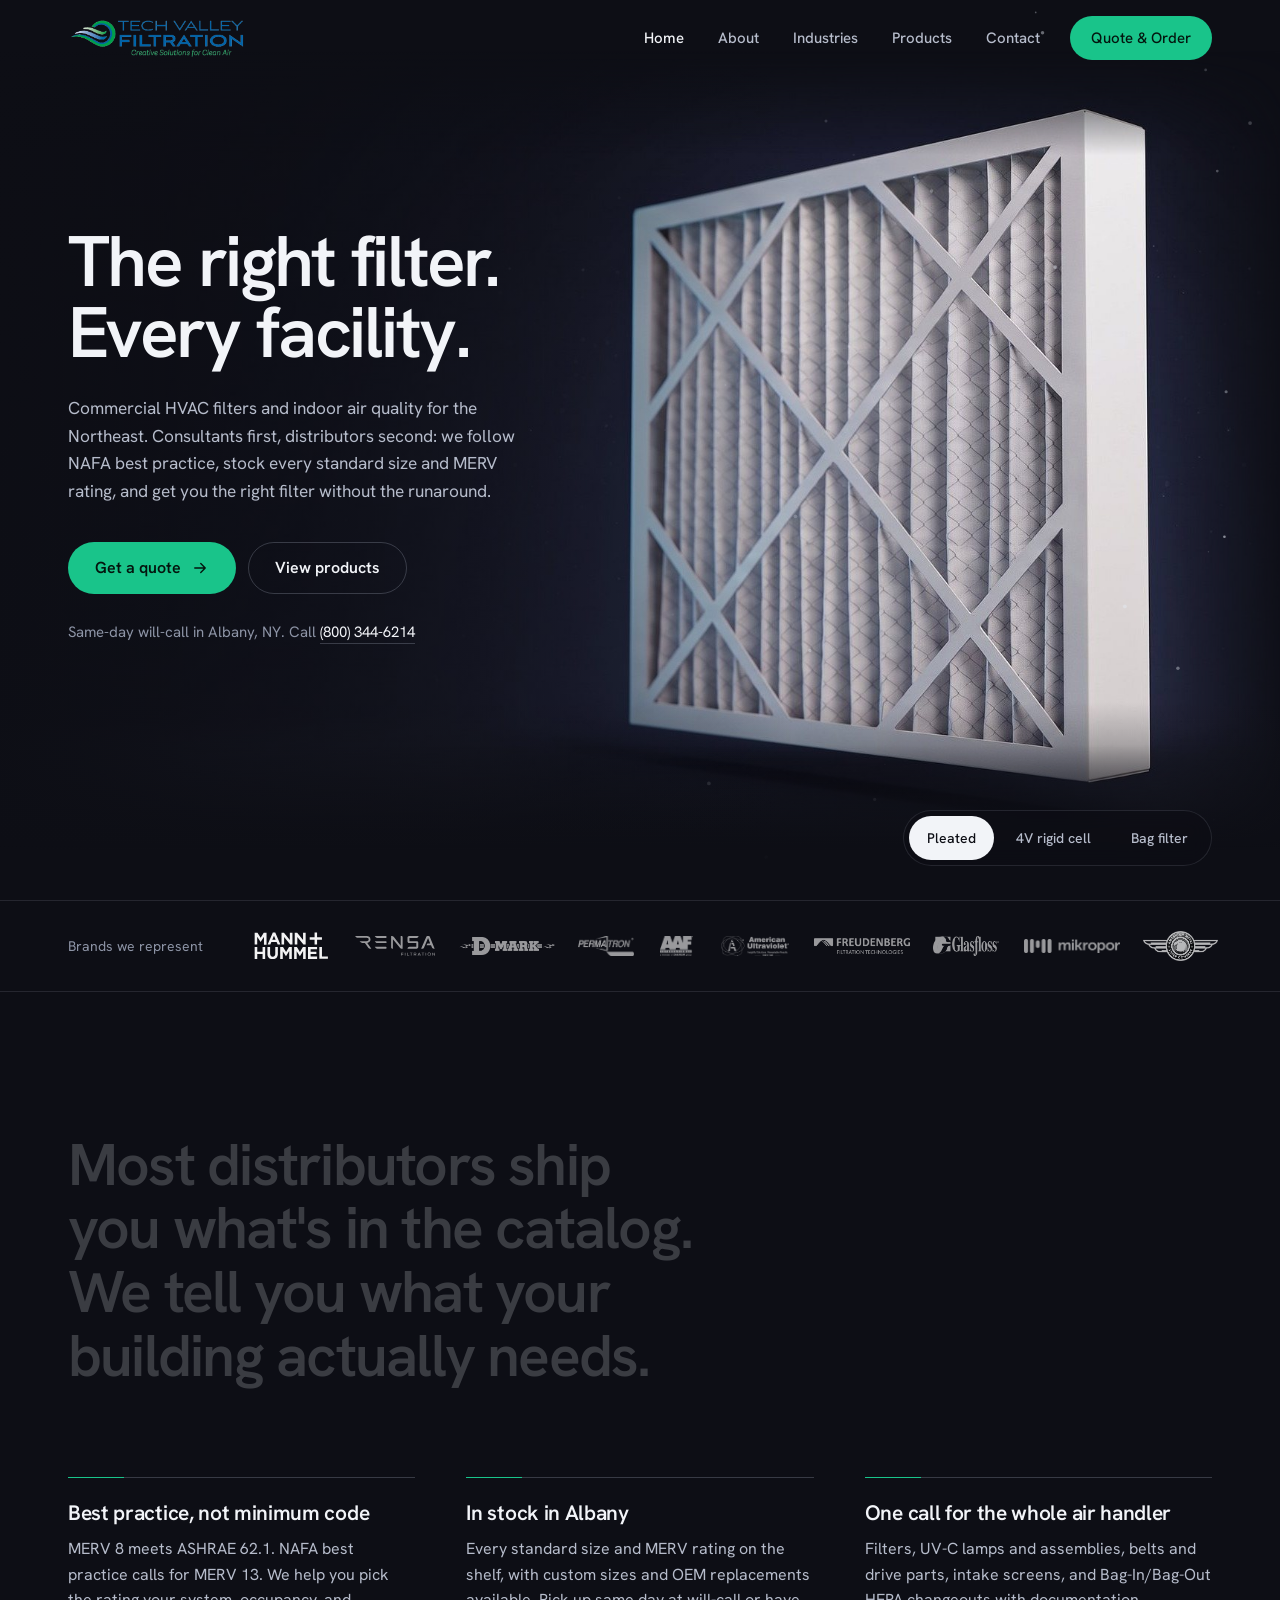
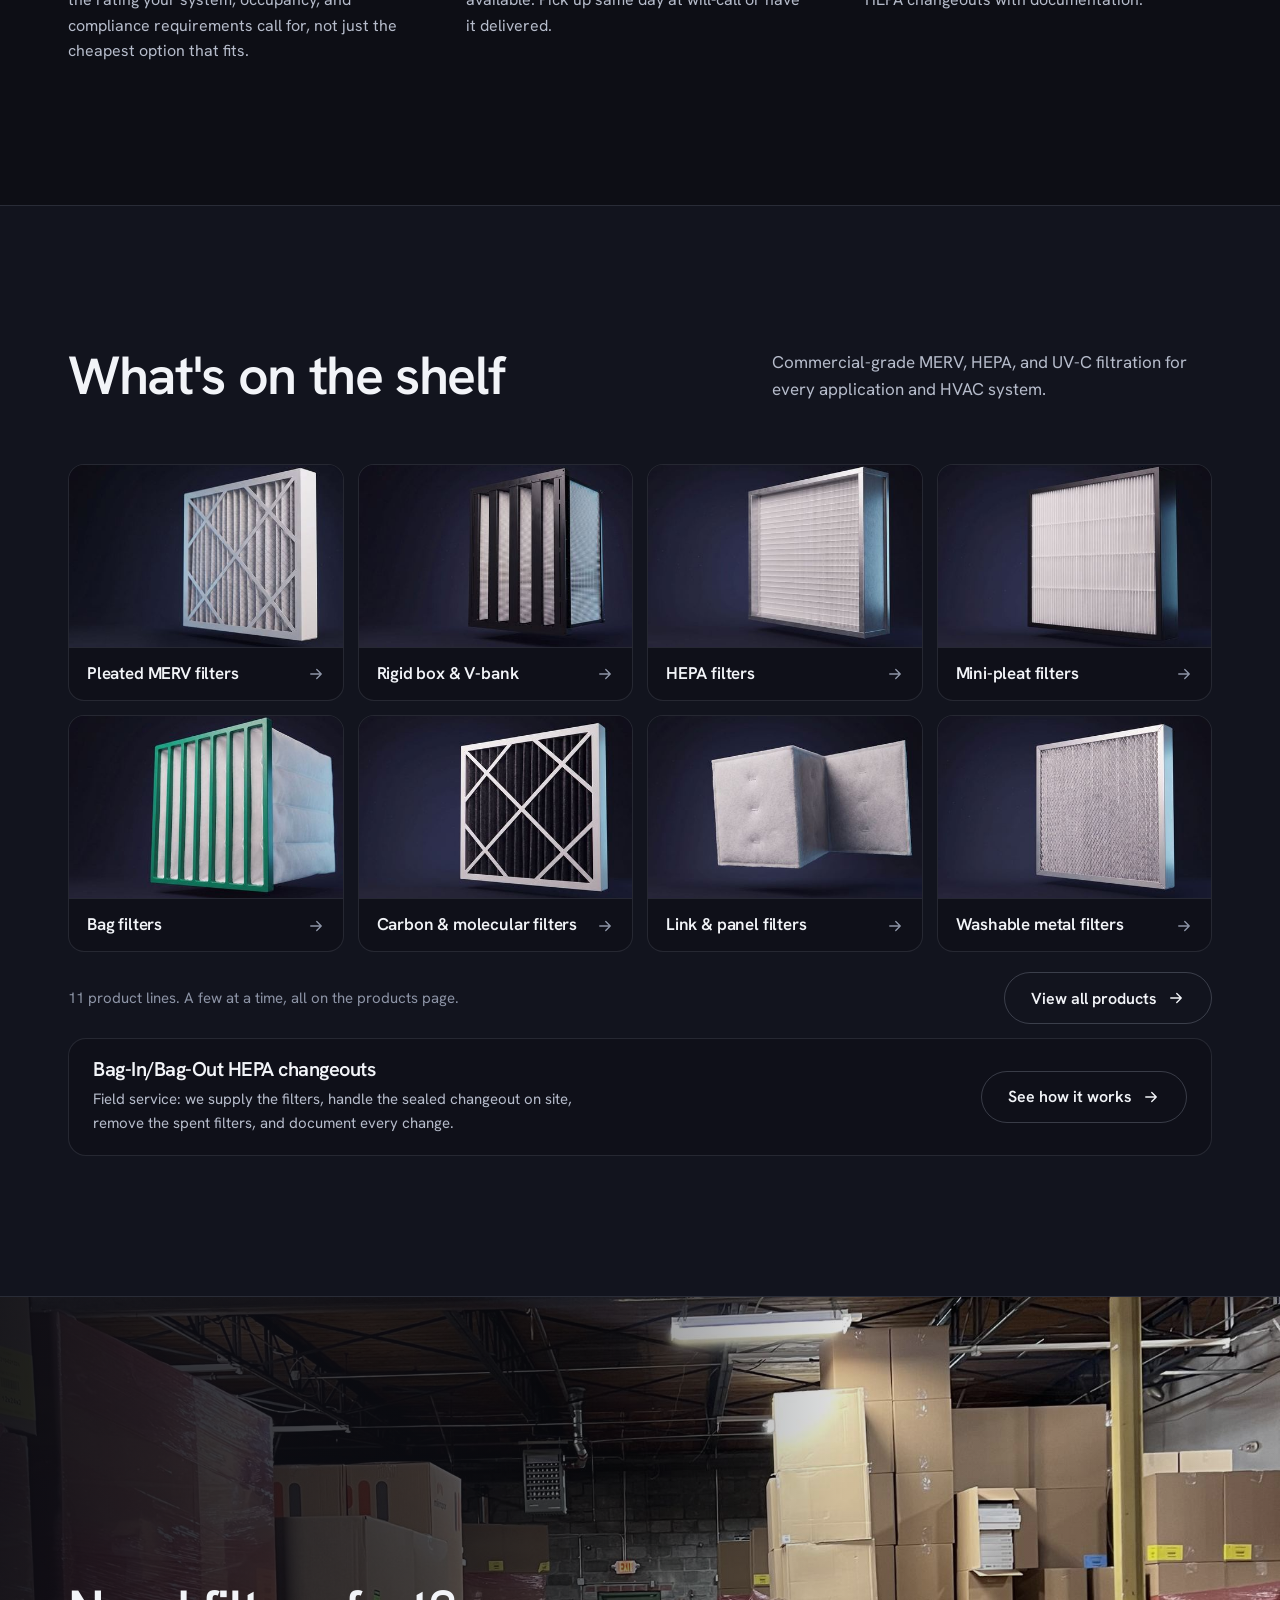
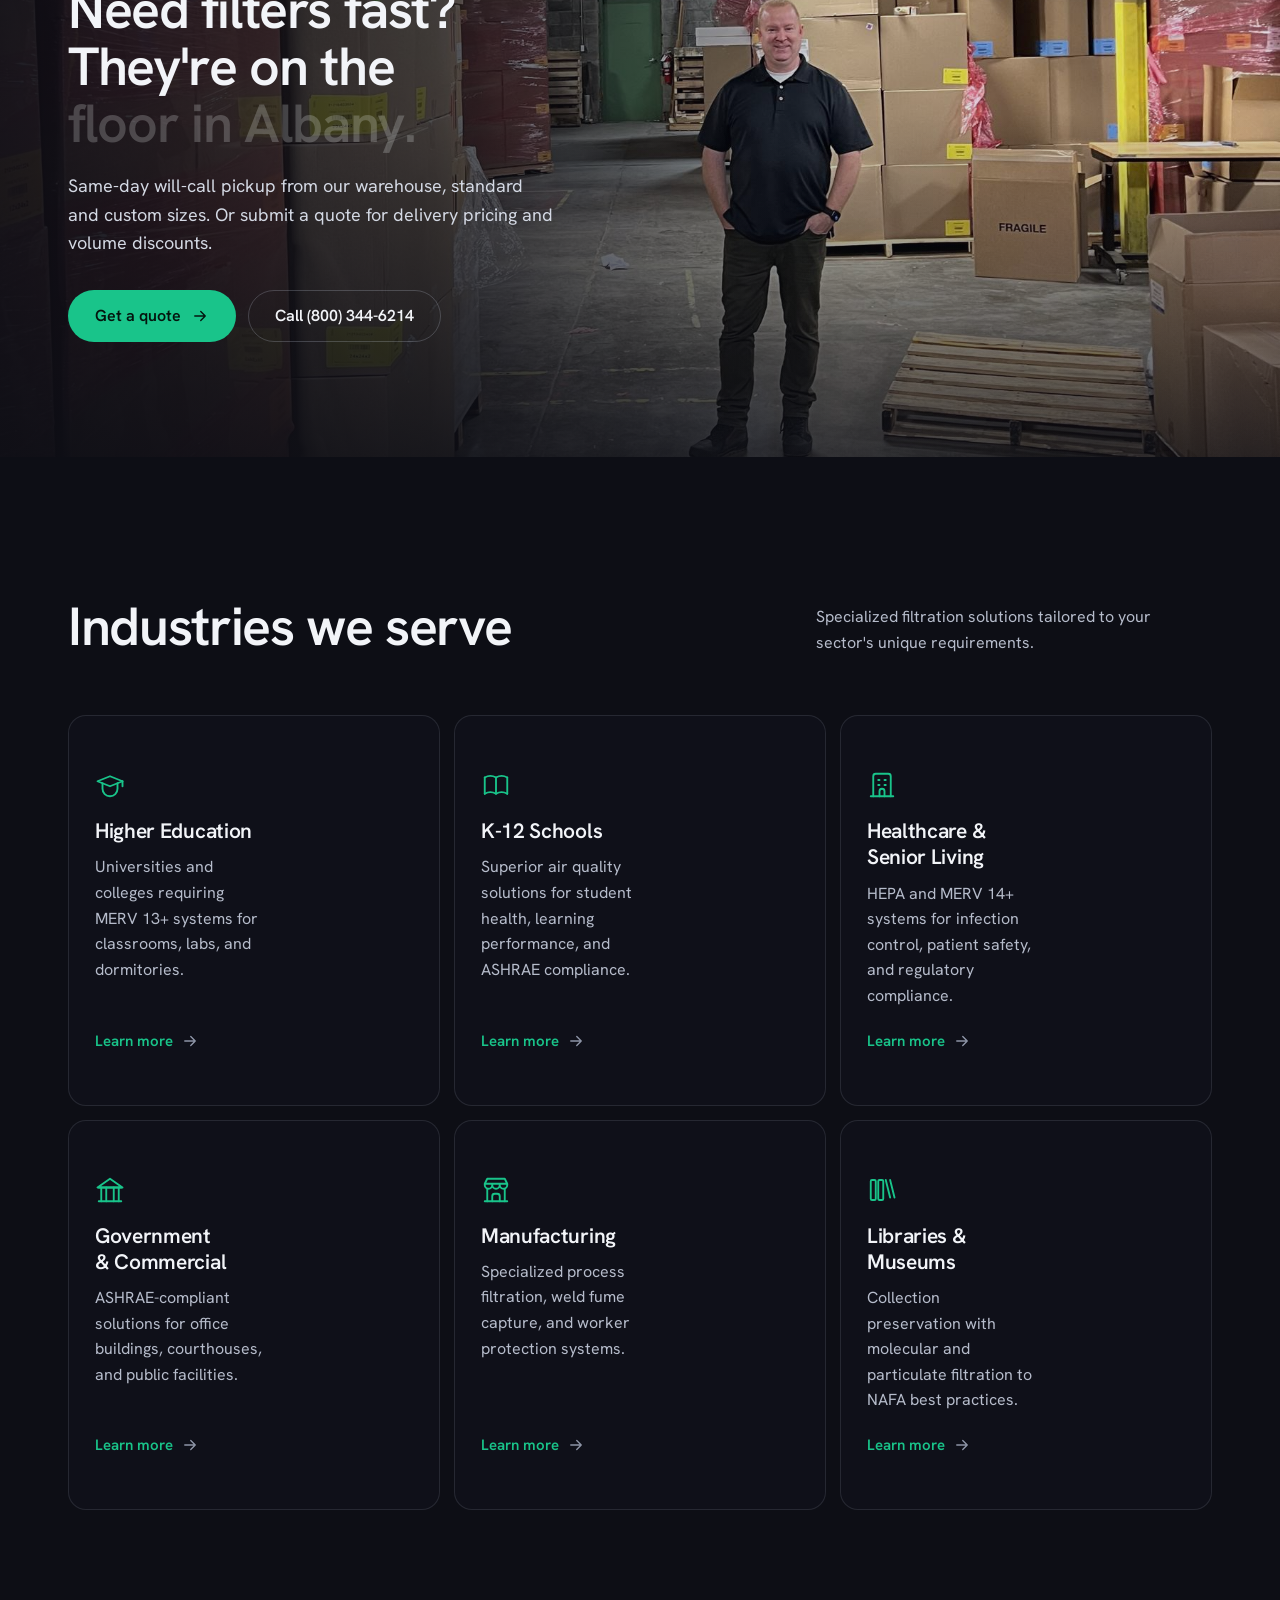
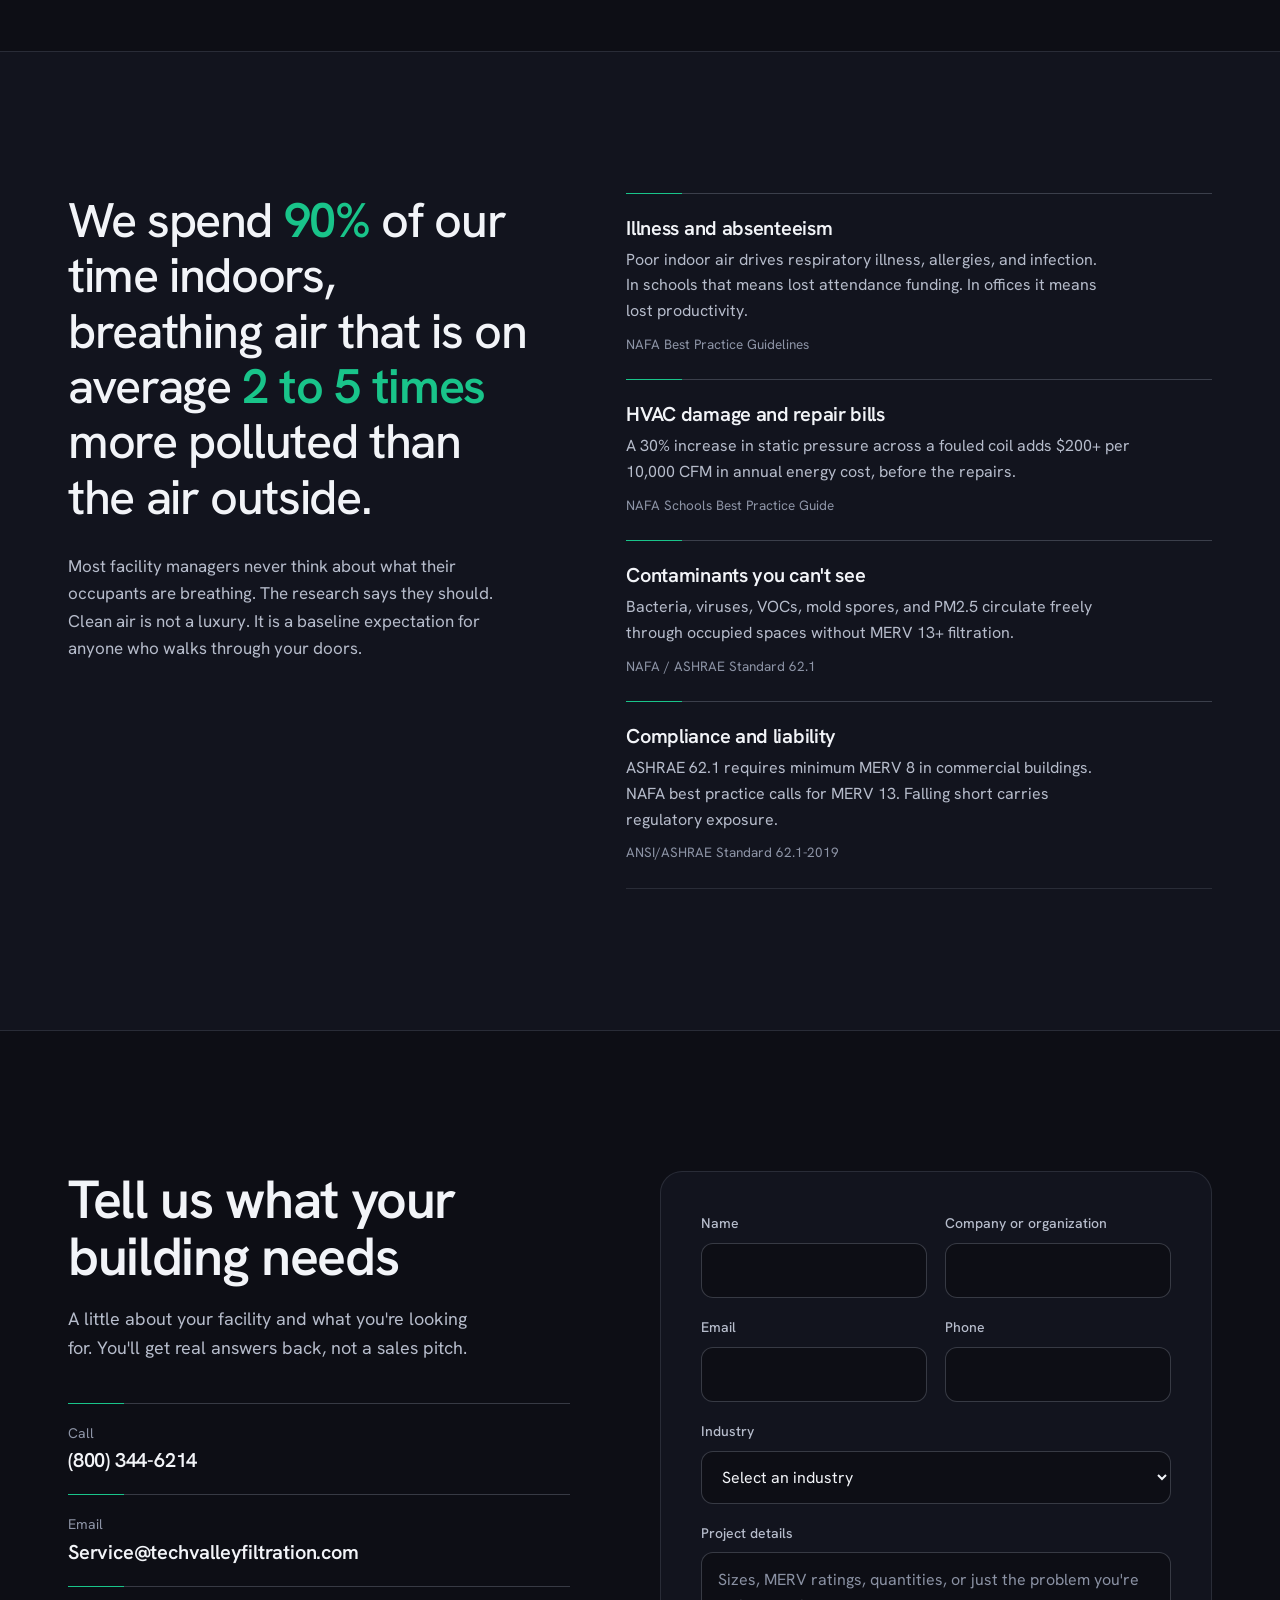
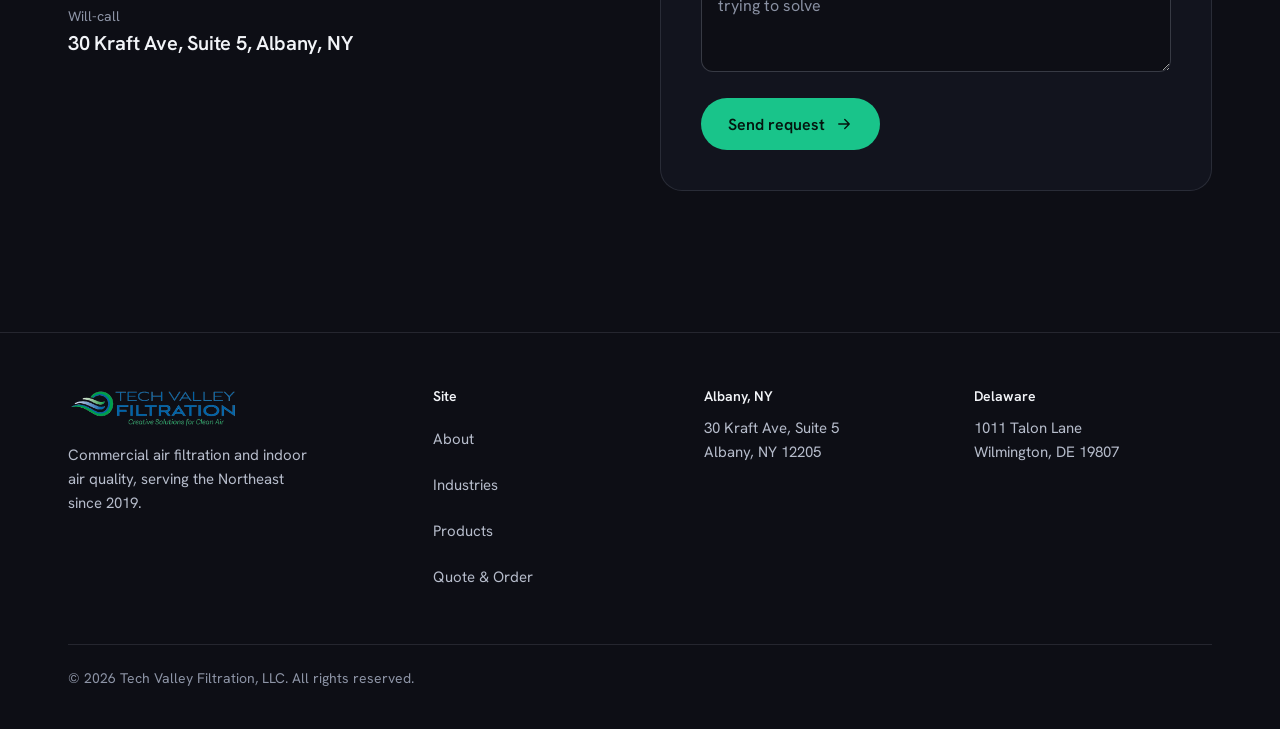
<file: index.html>
<!doctype html>
<html lang="en">
<head>
<meta charset="utf-8">
<meta name="viewport" content="width=device-width, initial-scale=1">
<title>Tech Valley Filtration | Commercial HVAC & Air Filtration Solutions</title>
<meta name="description" content="Commercial HVAC air filters, filter screens, and cottonwood filters from MANN+HUMMEL, Rensa, AAF, Freudenberg, and more. Serving the Northeast from Albany, NY.">
<link rel="preconnect" href="https://fonts.googleapis.com">
<link rel="preconnect" href="https://fonts.gstatic.com" crossorigin>
<link href="https://fonts.googleapis.com/css2?family=Hanken+Grotesk:wght@400;500;600;700&display=swap" rel="stylesheet">
<style>
:root{
  --bg:#0d0e15; --bg-2:#12141e; --bg-3:#181b28;
  --line:rgba(226,232,255,.11); --line-2:rgba(226,232,255,.2);
  --ink:#f2f4f8; --ink-2:#b6bccb; --ink-3:#8d94a6;
  --green:#19c48a; --green-hi:#3ddba3; --green-ink:#04150e;
  --ease:cubic-bezier(.16,1,.3,1);
  --wrap:1240px; --gut:clamp(20px,4vw,48px);
}
*{box-sizing:border-box;margin:0}
html{scroll-behavior:smooth;-webkit-text-size-adjust:100%}
body{background:var(--bg);color:var(--ink);font-family:"Hanken Grotesk",system-ui,sans-serif;font-size:17px;line-height:1.6;-webkit-font-smoothing:antialiased;overflow-x:hidden;overflow-x:clip}
::selection{background:var(--green);color:var(--green-ink)}
img{display:block;max-width:100%}
a{color:inherit;text-decoration:none}
:focus-visible{outline:2px solid var(--green-hi);outline-offset:3px;border-radius:4px}
.wrap{max-width:var(--wrap);margin:0 auto;padding:0 var(--gut)}
h1,h2,h3{font-weight:600;letter-spacing:-.025em;line-height:1.06;text-wrap:balance}
h2{font-size:clamp(32px,4.2vw,54px)}
p{text-wrap:pretty}
.skip{position:absolute;left:12px;top:-60px;background:var(--green);color:var(--green-ink);padding:10px 16px;border-radius:8px;font-weight:600;z-index:100}
.skip:focus{top:12px}
.arr{width:18px;height:18px;flex:none;transition:transform .35s var(--ease)}

/* buttons */
.btn{display:inline-flex;align-items:center;gap:10px;min-height:52px;padding:0 26px;border-radius:999px;font-weight:600;font-size:16px;border:1px solid transparent;cursor:pointer;font-family:inherit;transition:background .25s,border-color .25s,transform .25s var(--ease),color .25s}
.btn-p{background:var(--green);color:var(--green-ink)}
.btn-p:hover{background:var(--green-hi);transform:translateY(-1px)}
.btn-g{border-color:var(--line-2);color:var(--ink)}
.btn-g:hover{border-color:var(--ink);background:rgba(255,255,255,.05)}
.btn:active{transform:translateY(1px) scale(.985)}
.btn:hover .arr{transform:translateX(4px)}

/* nav */
.nav{position:fixed;inset:0 0 auto 0;z-index:50;transition:background .3s,border-color .3s;border-bottom:1px solid transparent}
.nav.stuck{background:rgba(13,14,21,.86);backdrop-filter:blur(14px);-webkit-backdrop-filter:blur(14px);border-color:var(--line)}
.nav .wrap{display:flex;align-items:center;justify-content:space-between;height:76px}
.nav .logo{display:flex;align-items:center;min-height:44px}.nav .logo img{height:40px;width:auto}
.nav ul{display:flex;gap:6px;list-style:none;padding:0;align-items:center}
.nav li a{display:block;padding:10px 14px;font-size:15px;font-weight:500;color:var(--ink-2);border-radius:999px;transition:color .2s,background .2s}
.nav li a:hover{color:var(--ink);background:rgba(255,255,255,.06)}
.nav li a[aria-current]{color:var(--ink)}
.nav li a.btn{display:inline-flex}
.nav .btn{min-height:44px;padding:0 20px;font-size:15px;margin-left:10px}
.nav li a.btn-p,.nav li a.btn-p:hover{color:var(--green-ink)}
.nav li a.btn-p:hover{background:var(--green-hi)}
.menu{display:none}

/* hero */
.hero{position:relative;min-height:100svh;display:flex;align-items:center;isolation:isolate;overflow:hidden}
.hero-media{position:absolute;inset:0;z-index:-2}
.hero-media img{position:absolute;inset:0;width:100%;height:100%;object-fit:cover;object-position:72% 50%;opacity:0;transform:translateX(4%) scale(1.07);filter:blur(10px);transition:opacity .55s ease,transform .9s var(--ease),filter .7s ease}
.hero-media img.on{opacity:1;transform:translateX(0) scale(1.03);filter:blur(0);transition:opacity .7s ease .12s,transform 1.2s var(--ease) .12s,filter .9s ease .12s}
.hero-media img.out{opacity:0;transform:translateX(-4%) scale(1.01);filter:blur(10px)}
.hero::after{content:"";position:absolute;inset:0;z-index:-1;background:linear-gradient(90deg,rgba(13,14,21,.9) 0%,rgba(13,14,21,.55) 38%,rgba(13,14,21,0) 62%),linear-gradient(0deg,var(--bg) 0%,rgba(13,14,21,0) 22%)}
#hero-motes{position:absolute;inset:0;z-index:-1;width:100%;height:100%;pointer-events:none}
.hero>.wrap,.stock>.wrap{width:100%}
.hero-copy{max-width:600px;padding:120px 0 150px}
.hero h1{font-size:clamp(42px,5.6vw,80px);letter-spacing:-.035em;line-height:.98}
.hero h1 span{display:block;white-space:nowrap}
.hero .lede{margin-top:28px;font-size:clamp(17px,1.35vw,19px);color:var(--ink-2);max-width:46ch}
.hero .cta{display:flex;flex-wrap:wrap;gap:12px;margin-top:36px}
.hero .fine{margin-top:26px;font-size:15px;color:var(--ink-3)}
.hero .fine a{color:var(--ink);border-bottom:1px solid var(--line-2);padding-bottom:1px}
.hero .fine a:hover{border-color:var(--green)}
.pick{position:absolute;left:0;right:0;bottom:34px}
.pick .wrap{display:flex;justify-content:flex-end}
.pick [role=group]{display:flex;gap:4px;padding:5px;border:1px solid var(--line);border-radius:999px;background:rgba(13,14,21,.55);backdrop-filter:blur(10px);-webkit-backdrop-filter:blur(10px)}
.pick button{font:inherit;font-size:14px;font-weight:500;color:var(--ink-2);background:none;border:0;min-height:44px;padding:0 18px;border-radius:999px;cursor:pointer;transition:background .3s,color .3s}
.pick button:hover{color:var(--ink)}
.pick button[aria-pressed=true]{background:var(--ink);color:var(--bg)}
[data-enter]>*{opacity:0;transform:translateY(18px);filter:blur(6px);animation:enter 1s var(--ease) forwards}
[data-enter]>*:nth-child(2){animation-delay:.12s}[data-enter]>*:nth-child(3){animation-delay:.22s}[data-enter]>*:nth-child(4){animation-delay:.3s}
@keyframes enter{to{opacity:1;transform:none;filter:none}}

/* brands */
.brands{border-block:1px solid var(--line);background:var(--bg)}
.brands .wrap{display:flex;align-items:center;gap:clamp(24px,4vw,56px);padding-block:30px}
.brands p{font-size:14px;color:var(--ink-3);white-space:nowrap}
.brands ul{list-style:none;padding:0;display:flex;flex-wrap:nowrap;align-items:center;justify-content:space-between;gap:22px clamp(16px,2.4vw,36px);flex:1;min-width:0}
.brands li{min-width:0}
.brands img{height:22px;width:auto;max-width:112px;object-fit:contain;filter:brightness(0) invert(1);opacity:.58;transition:opacity .3s}
.brands li:hover img{opacity:1}
.brands li.lead img{height:30px;opacity:.95}

section{padding:clamp(84px,11vw,150px) 0}

/* statement */
.say .big{font-size:clamp(30px,4.6vw,62px);font-weight:600;letter-spacing:-.03em;line-height:1.08;max-width:19ch}
.say .big span{color:rgba(242,244,248,.2);transition:color .5s ease}
.say .big span.lit{color:var(--ink)}
.say .big span.lit.g{color:var(--green)}
.trio{display:grid;grid-template-columns:repeat(3,1fr);gap:clamp(24px,4vw,56px);margin-top:clamp(56px,7vw,96px)}
.trio div{border-top:1px solid var(--line-2);padding-top:22px}
.trio h3{font-size:21px;letter-spacing:-.015em;line-height:1.25}
.trio p{margin-top:10px;color:var(--ink-2);font-size:16px}

/* products */
.prod{background:var(--bg-2);border-block:1px solid var(--line)}
.head{display:flex;justify-content:space-between;align-items:flex-end;gap:32px;flex-wrap:wrap;margin-bottom:clamp(36px,5vw,60px)}
.head p{color:var(--ink-2);max-width:44ch}
.tiles{display:grid;grid-template-columns:1fr 1fr;gap:16px}
.tile{position:relative;display:block;border-radius:20px;overflow:hidden;aspect-ratio:16/10;background:#0e0d13;isolation:isolate}
.tile img{position:absolute;inset:0;width:100%;height:100%;object-fit:cover;object-position:84% 50%;transition:transform 1.1s var(--ease)}
.tile:hover img{transform:scale(1.035)}
.tile::after{content:"";position:absolute;inset:0;background:linear-gradient(0deg,rgba(13,14,21,.86) 0%,rgba(13,14,21,0) 52%);z-index:0}
.tile div{position:absolute;left:28px;right:28px;bottom:26px;z-index:1;display:flex;justify-content:space-between;align-items:flex-end;gap:16px}
.tile h3{font-size:clamp(21px,1.9vw,26px)}
.tile p{color:var(--ink-2);font-size:15px;margin-top:6px;max-width:25ch}
.tile .go{width:48px;height:48px;border-radius:50%;border:1px solid var(--line-2);display:grid;place-items:center;flex:none;transition:background .3s,color .3s,border-color .3s}
.tile:hover .go{background:var(--green);color:var(--green-ink);border-color:var(--green)}
.tile:hover .arr{transform:translateX(2px)}
.lines{list-style:none;padding:0;margin-top:clamp(36px,5vw,56px);display:grid;grid-template-columns:1fr 1fr;column-gap:clamp(32px,5vw,72px)}
.lines a{display:grid;grid-template-columns:1fr auto;gap:4px 20px;align-items:center;padding:22px 0;border-top:1px solid var(--line);transition:padding .4s var(--ease)}
.lines h3{font-size:20px;letter-spacing:-.015em;transition:color .25s}
.lines p{grid-column:1;color:var(--ink-3);font-size:15px}
.lines .arr{grid-row:1/3;grid-column:2;color:var(--ink-3);transition:transform .35s var(--ease),color .25s}
.lines a:hover{padding-left:10px}
.lines a:hover h3,.lines a:hover .arr{color:var(--green)}
.lines a:hover .arr{transform:translateX(4px)}

/* warehouse */
.stock{position:relative;padding:0;min-height:min(86svh,760px);display:flex;align-items:flex-end;isolation:isolate;overflow:hidden}
.stock>img{position:absolute;inset:0;width:100%;height:100%;object-fit:cover;object-position:60% 42%;z-index:-2}
.stock::after{content:"";position:absolute;inset:0;z-index:-1;background:linear-gradient(90deg,rgba(13,14,21,.93) 0%,rgba(13,14,21,.72) 34%,rgba(13,14,21,.12) 66%),linear-gradient(0deg,rgba(13,14,21,.75),rgba(13,14,21,0) 45%)}
.stock .wrap>.in{max-width:540px;padding:clamp(72px,9vw,120px) 0}
.stock p{margin-top:20px;color:#d3d8e3;font-size:18px}
.stock .cta{display:flex;flex-wrap:wrap;gap:12px;margin-top:32px}

/* industries */
.ind ul{list-style:none;padding:0;border-bottom:1px solid var(--line)}
.ind a{display:grid;grid-template-columns:minmax(220px,1.1fr) 150px 2fr 24px;gap:24px;align-items:center;padding:26px 0;border-top:1px solid var(--line);position:relative}
.ind a::before{content:"";position:absolute;inset:0 calc(var(--gut)*-.5);background:var(--bg-3);border-radius:14px;opacity:0;transition:opacity .3s;z-index:-1}
.ind a:hover::before{opacity:1}
.ind h3{font-size:clamp(20px,2vw,26px)}
.ind .spec{font-weight:600;color:var(--green);font-variant-numeric:tabular-nums;font-size:17px}
.ind p{color:var(--ink-2);font-size:16px}
.ind .arr{color:var(--ink-3)}
.ind a:hover .arr{transform:translateX(4px);color:var(--ink)}

/* air */
.air{background:var(--bg-2);border-block:1px solid var(--line)}
.air .lead{font-size:clamp(28px,3.8vw,50px);font-weight:500;letter-spacing:-.028em;line-height:1.14;max-width:24ch}
.air .lead b{font-weight:600;color:var(--green);font-variant-numeric:tabular-nums}
.air .cols{display:grid;grid-template-columns:1fr 1.25fr;gap:clamp(40px,7vw,110px);align-items:start}
.air .note{margin-top:28px;color:var(--ink-2);max-width:46ch}
.costs{display:grid;gap:0}
.costs div{padding:24px 0;border-top:1px solid var(--line)}
.costs div:last-child{border-bottom:1px solid var(--line)}
.costs h3{font-size:20px;letter-spacing:-.015em}
.costs p{color:var(--ink-2);font-size:16px;margin-top:8px;max-width:58ch}
.costs small{display:block;margin-top:10px;color:var(--ink-3);font-size:13.5px}

/* quote */
.quote .cols{display:grid;grid-template-columns:1fr 1.1fr;gap:clamp(40px,7vw,110px);align-items:start}
.quote .sub{margin-top:20px;color:var(--ink-2);max-width:42ch;font-size:18px}
.reach{margin-top:40px;display:grid;gap:0}
.reach a,.reach div{display:block;padding:18px 0;border-top:1px solid var(--line)}
.reach span{display:block;font-size:14px;color:var(--ink-3)}
.reach strong{font-weight:600;font-size:20px;letter-spacing:-.01em}
.reach a:hover strong{color:var(--green)}
form{display:grid;grid-template-columns:1fr 1fr;gap:18px;background:var(--bg-2);border:1px solid var(--line);border-radius:22px;padding:clamp(22px,3.2vw,40px)}
form .full{grid-column:1/-1}
label{display:block;font-size:14px;font-weight:500;color:var(--ink-2);margin-bottom:8px}
input,select,textarea{width:100%;font:inherit;font-size:16px;color:var(--ink);background:var(--bg);border:1px solid var(--line-2);border-radius:12px;padding:14px 16px;min-height:52px;transition:border-color .2s,box-shadow .2s;caret-color:var(--green)}
textarea{min-height:120px;resize:vertical}
input::placeholder,textarea::placeholder{color:#8a91a3}
input:hover,select:hover,textarea:hover{border-color:rgba(226,232,255,.36)}
input:focus,select:focus,textarea:focus{outline:none;border-color:var(--green);box-shadow:0 0 0 3px rgba(25,196,138,.22)}
form .btn{justify-self:start}
form output{align-self:center;color:var(--ink-2);font-size:15px}

footer{border-top:1px solid var(--line);padding:56px 0 40px;color:var(--ink-2);font-size:15px}
footer .cols{display:grid;grid-template-columns:1.4fr 1fr 1fr 1fr;gap:32px}
footer img{height:38px;width:auto;margin-bottom:16px}
footer h3{font-size:14px;font-weight:600;color:var(--ink);letter-spacing:0;margin-bottom:12px}
footer ul{list-style:none;padding:0;display:grid;gap:0}
footer li a{display:inline-block;padding:11px 0;min-width:44px}
footer a:hover{color:var(--ink)}
footer .base{margin-top:44px;padding-top:22px;border-top:1px solid var(--line);color:var(--ink-3);font-size:14px}

@media (max-width:980px){
  .nav ul{display:none;position:fixed;inset:76px 0 0 0;background:var(--bg);flex-direction:column;align-items:stretch;padding:24px var(--gut);gap:0}
  .nav ul.open{display:flex}
  .nav li a{font-size:22px;padding:16px 0;border-radius:0;border-bottom:1px solid var(--line);color:var(--ink)}
  .nav li a.btn{margin:24px 0 0;justify-content:center;min-height:56px;border-radius:999px;font-size:17px}
  .menu{display:inline-flex;align-items:center;min-height:44px;padding:0 16px;border-radius:999px;border:1px solid var(--line-2);background:none;color:var(--ink);font:inherit;font-size:15px;font-weight:500;cursor:pointer}
  .trio,.air .cols,.quote .cols{grid-template-columns:1fr}
  .tiles{grid-template-columns:1fr}
  .lines{grid-template-columns:1fr}
  .ind a{grid-template-columns:1fr auto;gap:6px 16px}
  .ind h3{grid-column:1}.ind .spec{grid-column:1}.ind p{grid-column:1}
  .ind .arr{grid-column:2;grid-row:1/4}
  .brands .wrap{flex-direction:column;align-items:flex-start}
  .brands ul{justify-content:flex-start;flex-wrap:wrap}
  footer .cols{grid-template-columns:1fr 1fr}
}
@media (max-width:700px){
  body{font-size:16px}
  .hero{display:block;min-height:0}
  .hero-media{position:relative;height:46svh;min-height:300px;overflow:hidden}
  .hero-media img{object-position:80% 50%}
  .hero::after{background:linear-gradient(0deg,var(--bg) 0%,rgba(13,14,21,0) 30%);bottom:auto;height:46svh;min-height:300px}
  #hero-motes{height:46svh;min-height:300px}
  .hero-copy{padding:8px 0 40px}
  .pick{position:static;padding-bottom:44px}
  .pick .wrap{justify-content:flex-start}
  .pick button{padding:0 14px}
  .hero .cta .btn,.stock .cta .btn{width:100%;justify-content:center}
  .stock{min-height:0;display:block}
  .stock>img{position:relative;height:300px;z-index:0}
  .stock::after{display:none}
  .stock .wrap>.in{padding:36px 0 72px}
  .tile{aspect-ratio:4/3}
  .tile p{display:none}
  form{grid-template-columns:1fr}
  form .btn{width:100%;justify-content:center}
  footer .cols{grid-template-columns:1fr}
}
/* products v2: a photo for every line */
.tiles{grid-template-columns:repeat(12,1fr);gap:14px}
.tile{grid-column:span 4;aspect-ratio:auto;display:flex;flex-direction:column;background:#0f1019;border:1px solid var(--line);border-radius:18px;transition:border-color .3s,transform .4s var(--ease)}
.tile:nth-child(-n+2){grid-column:span 6}

.tile::after{display:none}
.tile:hover{border-color:var(--line-2);transform:translateY(-2px)}
.tile .ph{position:relative;display:block;aspect-ratio:4/3;overflow:hidden}
.tile:nth-child(-n+2) .ph{aspect-ratio:3/2}
.tile .ph img{position:absolute;inset:0;width:100%;height:100%;object-fit:cover;object-position:50% 50%}
.tile .tx{display:flex;justify-content:space-between;align-items:flex-start;gap:14px;padding:18px 20px 20px;border-top:1px solid var(--line);flex:1}
.tile h3{font-size:19px;letter-spacing:-.015em;line-height:1.25}
.tile:nth-child(-n+2) h3{font-size:23px}
.tile p{max-width:none;font-size:14.5px;color:var(--ink-3);margin-top:5px}
.tile .tx .arr{color:var(--ink-3);margin-top:3px}
.tile:hover .tx .arr{color:var(--green);transform:translateX(4px)}
.tile:hover h3{color:var(--green)}
.svc{display:flex;justify-content:space-between;align-items:center;gap:28px;flex-wrap:wrap;margin-top:14px;padding:26px 28px;border:1px solid var(--line);border-radius:18px;background:#0f1019;transition:border-color .3s}
.svc:hover{border-color:var(--line-2)}
.svc h3{font-size:23px}
.svc p{color:var(--ink-2);font-size:16px;margin-top:6px;max-width:62ch}
@media (max-width:980px){.tile,.tile:nth-child(-n+2),.tile:nth-child(n+6){grid-column:span 6}.tile:nth-child(-n+2) .ph{aspect-ratio:4/3}.tile:nth-child(-n+2) h3{font-size:19px}}
@media (max-width:700px){.tile,.tile:nth-child(-n+2),.tile:nth-child(n+6){grid-column:span 12}.tile .ph{aspect-ratio:16/10}.tile p{display:block}.svc .btn{width:100%;justify-content:center}}
/* industries: card grid, as on the current site */
.industries-grid{display:grid;grid-template-columns:repeat(3,1fr);gap:14px}
.industry-card{display:block;background:#0f1019;border:1px solid var(--line);border-radius:18px;position:relative;overflow:hidden;transition:border-color .3s,transform .4s var(--ease)}
.industry-card::before{content:"";position:absolute;inset:0 0 auto 0;height:2px;background:var(--green);transform:scaleX(0);transform-origin:left;transition:transform .5s var(--ease)}
.industry-card:hover{border-color:var(--line-2);transform:translateY(-2px)}
.industry-card:hover::before{transform:scaleX(1)}
.industry-card-body{display:flex;flex-direction:column;gap:10px;padding:28px 26px 26px;height:100%}
.industry-icon{color:var(--green);display:block;margin-bottom:8px}
.industry-icon svg{width:30px;height:30px;display:block}
.industry-card h3{font-size:21px;letter-spacing:-.015em;line-height:1.25}
.industry-card p{color:var(--ink-2);font-size:16px}
.industry-card-arrow{margin-top:auto;padding-top:10px;display:inline-flex;align-items:center;gap:8px;font-weight:600;font-size:15px;color:var(--green)}
.industry-card:hover .arr{transform:translateX(4px)}
@media (max-width:980px){.industries-grid{grid-template-columns:1fr 1fr}}
@media (max-width:700px){.industries-grid{grid-template-columns:1fr}}
/* ---- launch fixes ---- */
html{scroll-padding-top:96px}
body{overflow-x:clip}
.nav{z-index:1000}
.brands img{height:20px;max-width:96px}.brands li.lead img{height:28px}
.brands img[src*="amfco"]{height:30px}
/* hero product sits smaller in frame on desktop, as on the previous homepage (zoomed out ~14%) */
@media (min-width:981px) and (min-aspect-ratio:4/3){
  .hero-media img{inset:auto;top:7%;right:0;left:auto;height:86%;width:auto;max-width:none;object-fit:contain;
    -webkit-mask-image:linear-gradient(180deg,transparent 0%,#000 13%,#000 87%,transparent 100%),linear-gradient(90deg,transparent 0%,#000 22%,#000 90%,transparent 100%);-webkit-mask-composite:source-in;
    mask-image:linear-gradient(180deg,transparent 0%,#000 13%,#000 87%,transparent 100%),linear-gradient(90deg,transparent 0%,#000 22%,#000 90%,transparent 100%);mask-composite:intersect}
}
/* tablets and narrow or tall windows: product photo on top, text underneath, so they never overlap */
@media (min-width:701px) and (max-width:980px), (min-width:701px) and (max-aspect-ratio:1/1){
  .hero{display:block;min-height:0}
  .hero-media{position:relative;height:52svh;min-height:340px;max-height:620px;overflow:hidden}
  .hero-media img{object-position:78% 50%}
  .hero::after{background:linear-gradient(0deg,var(--bg) 0%,rgba(13,14,21,0) 30%);bottom:auto;height:52svh;min-height:340px;max-height:620px}
  #hero-motes{height:52svh;min-height:340px;max-height:620px}
  .hero-copy{padding:12px 0 48px;max-width:640px}
  .pick{position:static;padding-bottom:52px}
  .pick .wrap{justify-content:flex-start}
  .stock{min-height:0;display:block}
  .stock>img{position:relative;height:380px;z-index:0}
  .stock::after{display:none}
  .stock .wrap>.in{padding:40px 0 80px}
}
.brands img[src*="amfco"]{filter:grayscale(1) brightness(1.7) contrast(1.05);opacity:.7}
@media (max-width:980px){
  /* the open menu is sized from the header itself, so the header's blur can never collapse it */
  .nav ul{position:absolute;inset:auto;top:76px;left:0;right:0;height:calc(100vh - 76px);height:calc(100dvh - 76px);overflow-y:auto;overscroll-behavior:contain}
  .brands ul{flex-wrap:wrap}
}
@media (prefers-reduced-motion:reduce){
  *,*::before,*::after{animation:none!important;transition:none!important}
  [data-enter]>*{opacity:1;transform:none;filter:none}
  .say .big span{color:var(--ink)}
  html{scroll-behavior:auto}
}
</style>
<!-- tvf-launch-fixes: SEO, analytics and structured data carried over from the previous homepage -->
<meta name="google-site-verification" content="RfB7fsR8nvl1SEIrdiZfe_AjPQJ2SG3FxFRal27xsy8" />
<link rel="canonical" href="https://techvalleyfiltration.com/">
<link rel="icon" type="image/png" href="ImageAssets/logo-transparent.png">
<meta property="og:type" content="website">
<meta property="og:site_name" content="Tech Valley Filtration">
<meta property="og:title" content="Tech Valley Filtration | Commercial HVAC & Air Filtration Solutions">
<meta property="og:description" content="Commercial HVAC air filters, filter screens, and cottonwood filters from MANN+HUMMEL, Rensa, AAF, Freudenberg, and more. Serving the Northeast from Albany, NY.">
<meta property="og:url" content="https://techvalleyfiltration.com/">
<meta property="og:image" content="https://techvalleyfiltration.com/ImageAssets/logo-transparent.png">
<meta name="twitter:card" content="summary">
<meta name="twitter:title" content="Tech Valley Filtration | Commercial HVAC & Air Filtration Solutions">
<meta name="twitter:description" content="Commercial HVAC air filters, filter screens, and cottonwood filters from MANN+HUMMEL, Rensa, AAF, Freudenberg, and more. Serving the Northeast from Albany, NY.">
<meta name="twitter:image" content="https://techvalleyfiltration.com/ImageAssets/logo-transparent.png">
<script async src="https://www.googletagmanager.com/gtag/js?id=G-WML500RV4E"></script>
<script>
  window.dataLayer = window.dataLayer || [];
  function gtag(){dataLayer.push(arguments);}
  gtag('js', new Date());
  gtag('config', 'G-WML500RV4E');
</script>
<script type="application/ld+json">
{
  "@context": "https://schema.org",
  "@type": ["LocalBusiness", "HVACBusiness"],
  "name": "Tech Valley Filtration",
  "legalName": "Tech Valley Filtration, LLC",
  "image": "https://techvalleyfiltration.com/ImageAssets/logo-transparent.png",
  "logo": "https://techvalleyfiltration.com/ImageAssets/logo-transparent.png",
  "url": "https://techvalleyfiltration.com/",
  "telephone": "+1-800-344-6214",
  "email": "Service@techvalleyfiltration.com",
  "address": {
    "@type": "PostalAddress",
    "streetAddress": "30 Kraft Ave, Suite 5",
    "addressLocality": "Albany",
    "addressRegion": "NY",
    "postalCode": "12205",
    "addressCountry": "US"
  },
  "areaServed": ["Albany, NY", "Troy, NY", "Schenectady, NY", "Capital Region NY", "Northeastern United States"],
  "priceRange": "$$",
  "foundingDate": "2019",
  "description": "Commercial HVAC air filtration, UV-C disinfection, and indoor air quality solutions serving educational, healthcare, government, and industrial facilities across the Northeast.",
  "brand": [
    { "@type": "Brand", "name": "MANN+HUMMEL" },
    { "@type": "Brand", "name": "Rensa Filtration" },
    { "@type": "Brand", "name": "D-Mark" },
    { "@type": "Brand", "name": "Permatron" },
    { "@type": "Brand", "name": "AAF International (American Air Filter)" },
    { "@type": "Brand", "name": "American Metal Filter Company (AMFCO)" },
    { "@type": "Brand", "name": "Freudenberg Filtration Technologies" },
    { "@type": "Brand", "name": "Glasfloss Industries" },
    { "@type": "Brand", "name": "American Ultraviolet" },
    { "@type": "Brand", "name": "Mikropor" }
  ],
  "knowsAbout": ["Commercial HVAC air filters", "MERV-rated pleated filters", "Pocket and bag filters", "Rigid box and V-bank filters", "HEPA filters", "Carbon and molecular filters", "Metal washable filters", "Filter screens", "Cottonwood filters", "Condenser coil and intake filter screens", "UV-C disinfection", "Bag-in/bag-out (BIBO) HEPA filter changeouts", "NAFA best practices", "ASHRAE 62.1"]
}
</script>
<style id="shelf-fade">
.prod .tiles{grid-template-columns:repeat(6,1fr);gap:12px}
.prod .tiles .tile{grid-column:span 1;border-radius:14px}
.prod .tiles .tile .ph{aspect-ratio:4/3}
.prod .tiles .tile .tx{padding:12px 14px 14px;align-items:center}
.prod .tiles .tile h3{font-size:15px;line-height:1.3;letter-spacing:-.01em}
.prod .tiles .tile p{display:none}
.prod .tiles .tile .tx .arr{display:none}
.prod .tiles .tile.all{justify-content:center;align-items:flex-start;gap:14px;padding:18px;background:none;border-style:dashed;border-color:var(--line-2)}
.prod .tiles .tile.all h3{font-size:17px}
.prod .tiles .tile.all .go{width:44px;height:44px;border-radius:50%;background:var(--green);color:var(--green-ink);display:grid;place-items:center}
.prod .tiles .tile.all:hover h3{color:var(--green)}
.prod .svc{padding:20px 24px}.prod .svc h3{font-size:20px}.prod .svc p{font-size:15px}
@media (max-width:1100px){.prod .tiles{grid-template-columns:repeat(4,1fr)}}
@media (max-width:700px){.prod .tiles{grid-template-columns:repeat(2,1fr);gap:10px}.prod .tiles .tile .ph{aspect-ratio:4/3}.prod .tiles .tile h3{font-size:14px}.prod .tiles .tile.all{padding:16px}}

/* with script: a few slots, products fade through them */
.prod .tiles.rot{grid-template-columns:repeat(4,1fr);gap:14px}
.prod .tiles.rot .slot{display:grid;min-width:0;opacity:0;transform:translateY(14px) scale(.97);transition:opacity .7s ease,transform .9s cubic-bezier(.16,1,.3,1)}
.prod .tiles.rot.shown .slot{opacity:1;transform:none}
.prod .tiles.rot .slot>.tile{grid-area:1/1;border-radius:16px;transition:opacity .9s ease,border-color .3s,transform .4s cubic-bezier(.16,1,.3,1)}
.prod .tiles.rot .slot>.tile.out{opacity:0;pointer-events:none}
.prod .tiles.rot .tile .ph{aspect-ratio:3/2}
.prod .tiles.rot .tile .tx{padding:14px 18px 16px}
.prod .tiles.rot .tile h3{font-size:17px}
.prod .tiles.rot .tile .tx .arr{display:block}
.prod .shelf-pool{display:none}
.prod .tiles:not(.rot)~.shelf-foot{display:none}
.prod .shelf-foot{display:flex;justify-content:space-between;align-items:center;gap:16px;flex-wrap:wrap;margin-top:20px;color:var(--ink-3);font-size:15px}
@media (max-width:980px){.prod .tiles.rot{grid-template-columns:repeat(3,1fr)}}
@media (max-width:700px){.prod .tiles.rot{grid-template-columns:repeat(2,1fr);gap:10px}.prod .tiles.rot .tile h3{font-size:14px}.prod .tiles.rot .tile .tx{padding:12px 14px}.prod .tiles.rot .tile .tx .arr{display:none}.prod .shelf-foot .btn{width:100%;justify-content:center}}
</style>
</head>
<body>
<svg width="0" height="0" style="position:absolute" aria-hidden="true"><symbol id="arr" viewBox="0 0 24 24" fill="none" stroke="currentColor" stroke-width="1.8" stroke-linecap="round" stroke-linejoin="round"><path d="M5 12h14M13 6l6 6-6 6"/></symbol></svg>
<a class="skip" href="#main">Skip to content</a>

<header class="nav" id="nav">
  <div class="wrap">
    <a class="logo" href="index.html" aria-label="Tech Valley Filtration home"><img src="assets/logo.png" alt="Tech Valley Filtration" width="640" height="133"></a>
    <button class="menu" id="menuBtn" aria-expanded="false" aria-controls="navLinks">Menu</button>
    <ul id="navLinks">
      <li><a href="index.html" aria-current="page">Home</a></li>
      <li><a href="about.html">About</a></li>
      <li><a href="industries.html">Industries</a></li>
      <li><a href="products.html">Products</a></li>
      <li><a href="#quote">Contact</a></li>
      <li><a class="btn btn-p" href="quote.html">Quote &amp; Order</a></li>
    </ul>
  </div>
</header>

<main id="main">
<section class="hero" style="padding:0">
  <div class="hero-media" aria-hidden="true">
    <img class="on" src="assets/pleated-filter.jpg" srcset="assets/pleated-filter-960.jpg 960w, assets/pleated-filter.jpg 1920w" sizes="100vw" alt="" width="1920" height="1072">
    <img src="assets/4v-rigid-cell.jpg" srcset="assets/4v-rigid-cell-960.jpg 960w, assets/4v-rigid-cell.jpg 1920w" sizes="100vw" alt="" loading="lazy" decoding="async" width="1920" height="1072">
    <img src="assets/bag-filter.jpg" srcset="assets/bag-filter-960.jpg 960w, assets/bag-filter.jpg 1920w" sizes="100vw" alt="" loading="lazy" decoding="async" width="1920" height="1072">
  </div>
  <canvas id="hero-motes" aria-hidden="true"></canvas>
  <div class="wrap">
    <div class="hero-copy" data-enter>
      <h1><span>The right filter.</span><span>Every facility.</span></h1>
      <p class="lede">Commercial HVAC filters and indoor air quality for the Northeast. Consultants first, distributors second: we follow NAFA best practice, stock every standard size and MERV rating, and get you the right filter without the runaround.</p>
      <div class="cta">
        <a class="btn btn-p" href="quote.html">Get a quote <svg class="arr"><use href="#arr"/></svg></a>
        <a class="btn btn-g" href="products.html">View products</a>
      </div>
      <p class="fine">Same-day will-call in Albany, NY. Call <a href="tel:+18003446214">(800) 344-6214</a></p>
    </div>
  </div>
  <div class="pick">
    <div class="wrap"><div role="group" aria-label="Show a product">
      <button aria-pressed="true" data-i="0">Pleated</button>
      <button aria-pressed="false" data-i="1">4V rigid cell</button>
      <button aria-pressed="false" data-i="2">Bag filter</button>
    </div></div>
  </div>
</section>

<div class="brands">
  <div class="wrap">
    <p>Brands we represent</p>
    <ul>
      <li class="lead"><img src="assets/brands/mann-hummel.svg" alt="MANN+HUMMEL" loading="lazy" decoding="async"></li>
      <li><img src="assets/brands/rensa.svg" alt="Rensa Filtration" loading="lazy" decoding="async"></li>
      <li><img src="assets/brands/d-mark.png" alt="D-Mark" loading="lazy" decoding="async" width="720" height="129"></li>
      <li><img src="assets/brands/permatron.png" alt="Permatron" loading="lazy" decoding="async" width="242" height="87"></li>
      <li><img src="assets/brands/aaf.png" alt="AAF International" loading="lazy" decoding="async" width="290" height="173"></li>
      <li><img src="assets/brands/american-ultraviolet.png" alt="American Ultraviolet" loading="lazy" decoding="async" width="320" height="95"></li>
      <li><img src="assets/brands/freudenberg.png" alt="Freudenberg Filtration Technologies" loading="lazy" decoding="async" width="700" height="114"></li>
      <li><img src="assets/brands/glasfloss.png" alt="Glasfloss" loading="lazy" decoding="async" width="500" height="153"></li>
      <li><img src="assets/brands/mikropor.png" alt="Mikropor" loading="lazy" decoding="async" width="400" height="61"></li>
      <li><img src="assets/brands/amfco.png" alt="American Metal Filter Company" loading="lazy" decoding="async" width="550" height="220"></li>
    </ul>
  </div>
</div>

<section class="say">
  <div class="wrap">
    <h2 class="big" id="say">Most distributors ship you what's in the catalog. <em style="font-style:normal" data-g>We tell you what your building actually needs.</em></h2>
    <div class="trio">
      <div><h3>Best practice, not minimum code</h3><p>MERV 8 meets ASHRAE 62.1. NAFA best practice calls for MERV 13. We help you pick the rating your system, occupancy, and compliance requirements call for, not just the cheapest option that fits.</p></div>
      <div><h3>In stock in Albany</h3><p>Every standard size and MERV rating on the shelf, with custom sizes and OEM replacements available. Pick up same day at will-call or have it delivered.</p></div>
      <div><h3>One call for the whole air handler</h3><p>Filters, UV-C lamps and assemblies, belts and drive parts, intake screens, and Bag-In/Bag-Out HEPA changeouts with documentation.</p></div>
    </div>
  </div>
</section>

<section class="prod" id="products-preview">
  <div class="wrap">
    <div class="head">
      <h2>What's on the shelf</h2>
      <p>Commercial-grade MERV, HEPA, and UV-C filtration for every application and HVAC system.</p>
    </div>
    <div class="tiles">
      <a class="tile" href="products.html"><span class="ph"><img src="assets/t-pleated.jpg" alt="White pleated air filter with diagonal support strips" loading="lazy" width="960" height="720" srcset="assets/t-pleated-480.jpg 480w, assets/t-pleated.jpg 960w" sizes="(max-width:700px) 46vw, (max-width:980px) 31vw, 300px"></span><span class="tx"><span><h3>Pleated MERV filters</h3><p>MERV 8, 10, 11, and 13 in 60+ standard sizes</p></span><svg class="arr"><use href="#arr"/></svg></span></a>
      <a class="tile" href="products.html"><span class="ph"><img src="assets/t-rigid.jpg" alt="4V rigid cell filter with black frame and white pleated media" loading="lazy" width="960" height="720" srcset="assets/t-rigid-480.jpg 480w, assets/t-rigid.jpg 960w" sizes="(max-width:700px) 46vw, (max-width:980px) 31vw, 300px"></span><span class="tx"><span><h3>Rigid box &amp; V-bank</h3><p>V-bank and rigid box filters for healthcare, cleanrooms, and data centers</p></span><svg class="arr"><use href="#arr"/></svg></span></a>
      <a class="tile" href="products.html"><span class="ph"><img src="assets/t-hepa.jpg" alt="HEPA filter with a galvanized steel frame and white mini-pleat media" loading="lazy" width="960" height="720" srcset="assets/t-hepa-480.jpg 480w, assets/t-hepa.jpg 960w" sizes="(max-width:700px) 46vw, (max-width:980px) 31vw, 300px"></span><span class="tx"><span><h3>HEPA filters</h3><p>99.97 to 99.99% at 0.3 microns, factory tested</p></span><svg class="arr"><use href="#arr"/></svg></span></a>
      <a class="tile" href="products.html"><span class="ph"><img src="assets/t-minipleat.jpg" alt="Mini-pleat filter with fine white pleats in a black frame" loading="lazy" width="960" height="720" srcset="assets/t-minipleat-480.jpg 480w, assets/t-minipleat.jpg 960w" sizes="(max-width:700px) 46vw, (max-width:980px) 31vw, 300px"></span><span class="tx"><span><h3>Mini-pleat filters</h3><p>Extended surface area for MERV 13 to 16</p></span><svg class="arr"><use href="#arr"/></svg></span></a>
      <a class="tile" href="products.html"><span class="ph"><img src="assets/t-bag.jpg" alt="Multi-pocket bag filter with green header frame" loading="lazy" width="960" height="720" srcset="assets/t-bag-480.jpg 480w, assets/t-bag.jpg 960w" sizes="(max-width:700px) 46vw, (max-width:980px) 31vw, 300px"></span><span class="tx"><span><h3>Bag filters</h3><p>Multi-pocket filters for high-airflow air handlers</p></span><svg class="arr"><use href="#arr"/></svg></span></a>
      <a class="tile" href="products.html"><span class="ph"><img src="assets/t-carbon.jpg" alt="Pleated filter with black activated carbon media" loading="lazy" width="960" height="720" srcset="assets/t-carbon-480.jpg 480w, assets/t-carbon.jpg 960w" sizes="(max-width:700px) 46vw, (max-width:980px) 31vw, 300px"></span><span class="tx"><span><h3>Carbon &amp; molecular filters</h3><p>VOC, odor, and chemical contaminant removal</p></span><svg class="arr"><use href="#arr"/></svg></span></a>
      <a class="tile" href="products.html"><span class="ph"><img src="assets/t-link.jpg" alt="Link-style panel pre-filters joined edge to edge" loading="lazy" width="960" height="720" srcset="assets/t-link-480.jpg 480w, assets/t-link.jpg 960w" sizes="(max-width:700px) 46vw, (max-width:980px) 31vw, 300px"></span><span class="tx"><span><h3>Link &amp; panel filters</h3><p>MERV 8 to 10 pre-filtration that protects your downstream filters</p></span><svg class="arr"><use href="#arr"/></svg></span></a>
      <a class="tile" href="products.html"><span class="ph"><img src="assets/t-metal.jpg" alt="Aluminum mesh washable filter" loading="lazy" width="960" height="720" srcset="assets/t-metal-480.jpg 480w, assets/t-metal.jpg 960w" sizes="(max-width:700px) 46vw, (max-width:980px) 31vw, 300px"></span><span class="tx"><span><h3>Washable metal filters</h3><p>Permanent aluminum mesh pre-filtration</p></span><svg class="arr"><use href="#arr"/></svg></span></a>
      <a class="tile" href="products.html"><span class="ph"><img src="assets/t-uvc.jpg" alt="Stainless UV-C fixture with two lit lamps" loading="lazy" width="960" height="720" srcset="assets/t-uvc-480.jpg 480w, assets/t-uvc.jpg 960w" sizes="(max-width:700px) 46vw, (max-width:980px) 31vw, 300px"></span><span class="tx"><span><h3>UV-C disinfection</h3><p>In-duct and upper-air systems, lamps, assemblies</p></span><svg class="arr"><use href="#arr"/></svg></span></a>
      <a class="tile" href="products.html"><span class="ph"><img src="assets/t-screen.jpg" alt="Black mesh intake screen with grommets" loading="lazy" width="960" height="720" srcset="assets/t-screen-480.jpg 480w, assets/t-screen.jpg 960w" sizes="(max-width:700px) 46vw, (max-width:980px) 31vw, 300px"></span><span class="tx"><span><h3>Filter screens &amp; cottonwood filters</h3><p>Washable intake screens that protect condenser coils</p></span><svg class="arr"><use href="#arr"/></svg></span></a>
      <a class="tile" href="products.html"><span class="ph"><img src="assets/t-belts.jpg" alt="Coiled black cogged V-belt" loading="lazy" width="960" height="720" srcset="assets/t-belts-480.jpg 480w, assets/t-belts.jpg 960w" sizes="(max-width:700px) 46vw, (max-width:980px) 31vw, 300px"></span><span class="tx"><span><h3>HVAC belts &amp; drive parts</h3><p>V-belts, cogged belts, and motor drive components</p></span><svg class="arr"><use href="#arr"/></svg></span></a>
      <a class="tile all" href="products.html"><h3>View all products</h3><span class="go"><svg class="arr"><use href="#arr"/></svg></span></a>
    </div>
    <div class="shelf-foot"><span>11 product lines. A few at a time, all on the products page.</span><a class="btn btn-g" href="products.html">View all products <svg class="arr"><use href="#arr"/></svg></a></div>
    <a class="svc" href="products.html"><span><h3>Bag-In/Bag-Out HEPA changeouts</h3><p>Field service: we supply the filters, handle the sealed changeout on site, remove the spent filters, and document every change.</p></span><span class="btn btn-g">See how it works <svg class="arr"><use href="#arr"/></svg></span></a>
  </div>
</section>

<section class="stock">
  <img src="assets/warehouse.jpg" srcset="assets/warehouse-900.jpg 900w, assets/warehouse.jpg 1800w" sizes="100vw" alt="Inside the Tech Valley Filtration warehouse in Albany, pallets of boxed filters stacked to the ceiling" loading="lazy" width="1800" height="1116">
  <div class="wrap"><div class="in">
    <h2>Need filters fast? They're on the floor in Albany.</h2>
    <p>Same-day will-call pickup from our warehouse, standard and custom sizes. Or submit a quote for delivery pricing and volume discounts.</p>
    <div class="cta">
      <a class="btn btn-p" href="quote.html">Get a quote <svg class="arr"><use href="#arr"/></svg></a>
      <a class="btn btn-g" href="tel:+18003446214">Call (800) 344-6214</a>
    </div>
  </div></div>
</section>

<section class="ind" id="industries">
  <div class="wrap">
    <div class="head">
      <h2>Industries we serve</h2>
      <p>Specialized filtration solutions tailored to your sector's unique requirements.</p>
    </div>
    <div class="industries-grid">
                <a class="industry-card" href="industries.html">
                    
                    <div class="industry-card-body">
                        <span class="industry-icon"><svg xmlns="http://www.w3.org/2000/svg" width="28" height="28" viewBox="0 0 24 24" fill="none" stroke="currentColor" stroke-width="1.5" stroke-linecap="round" stroke-linejoin="round" aria-hidden="true"><path d="M22 9l-10 -4l-10 4l10 4l10 -4"/><path d="M6 10.6v4.4a6 6 0 0 0 12 0v-4.4"/><path d="M22 9v4"/></svg></span>
                        <h3>Higher Education</h3>
                        <p>Universities and colleges requiring MERV 13+ systems for classrooms, labs, and dormitories.</p>
                        <span class="industry-card-arrow">Learn more <svg class="arr"><use href="#arr"/></svg></span>
                    </div>
                </a>
                <a class="industry-card" href="industries.html">
                    
                    <div class="industry-card-body">
                        <span class="industry-icon"><svg xmlns="http://www.w3.org/2000/svg" width="28" height="28" viewBox="0 0 24 24" fill="none" stroke="currentColor" stroke-width="1.5" stroke-linecap="round" stroke-linejoin="round" aria-hidden="true"><path d="M3 19a9 9 0 0 1 9 0a9 9 0 0 1 9 0"/><path d="M3 6a9 9 0 0 1 9 0a9 9 0 0 1 9 0"/><line x1="3" y1="6" x2="3" y2="19"/><line x1="12" y1="6" x2="12" y2="19"/><line x1="21" y1="6" x2="21" y2="19"/></svg></span>
                        <h3>K-12 Schools</h3>
                        <p>Superior air quality solutions for student health, learning performance, and ASHRAE compliance.</p>
                        <span class="industry-card-arrow">Learn more <svg class="arr"><use href="#arr"/></svg></span>
                    </div>
                </a>
                <a class="industry-card" href="industries.html">
                    
                    <div class="industry-card-body">
                        <span class="industry-icon"><svg xmlns="http://www.w3.org/2000/svg" width="28" height="28" viewBox="0 0 24 24" fill="none" stroke="currentColor" stroke-width="1.5" stroke-linecap="round" stroke-linejoin="round" aria-hidden="true"><path d="M3 21l18 0"/><path d="M9 8h1"/><path d="M9 12h1"/><path d="M14 8h1"/><path d="M14 12h1"/><path d="M5 21v-16a2 2 0 0 1 2 -2h10a2 2 0 0 1 2 2v16"/><path d="M10 21v-4a2 2 0 0 1 4 0v4"/></svg></span>
                        <h3>Healthcare &amp; Senior Living</h3>
                        <p>HEPA and MERV 14+ systems for infection control, patient safety, and regulatory compliance.</p>
                        <span class="industry-card-arrow">Learn more <svg class="arr"><use href="#arr"/></svg></span>
                    </div>
                </a>
                <a class="industry-card" href="industries.html">
                    
                    <div class="industry-card-body">
                        <span class="industry-icon"><svg xmlns="http://www.w3.org/2000/svg" width="28" height="28" viewBox="0 0 24 24" fill="none" stroke="currentColor" stroke-width="1.5" stroke-linecap="round" stroke-linejoin="round" aria-hidden="true"><line x1="3" y1="21" x2="21" y2="21"/><line x1="3" y1="10" x2="21" y2="10"/><polyline points="5 10 5 21"/><polyline points="19 10 19 21"/><polyline points="9 10 9 21"/><polyline points="15 10 15 21"/><polygon points="12 3 2 10 22 10"/></svg></span>
                        <h3>Government &amp; Commercial</h3>
                        <p>ASHRAE-compliant solutions for office buildings, courthouses, and public facilities.</p>
                        <span class="industry-card-arrow">Learn more <svg class="arr"><use href="#arr"/></svg></span>
                    </div>
                </a>
                <a class="industry-card" href="industries.html">
                    
                    <div class="industry-card-body">
                        <span class="industry-icon"><svg xmlns="http://www.w3.org/2000/svg" width="28" height="28" viewBox="0 0 24 24" fill="none" stroke="currentColor" stroke-width="1.5" stroke-linecap="round" stroke-linejoin="round" aria-hidden="true"><path d="M3 21l18 0"/><path d="M3 7v1a3 3 0 0 0 6 0v-1m0 1a3 3 0 0 0 6 0v-1m0 1a3 3 0 0 0 6 0v-1h-18l2 -4h14l2 4"/><path d="M5 21l0 -10.15"/><path d="M19 21l0 -10.15"/><path d="M9 21v-4a2 2 0 0 1 2 -2h2a2 2 0 0 1 2 2v4"/></svg></span>
                        <h3>Manufacturing</h3>
                        <p>Specialized process filtration, weld fume capture, and worker protection systems.</p>
                        <span class="industry-card-arrow">Learn more <svg class="arr"><use href="#arr"/></svg></span>
                    </div>
                </a>
                <a class="industry-card" href="industries.html">
                    
                    <div class="industry-card-body">
                        <span class="industry-icon"><svg xmlns="http://www.w3.org/2000/svg" width="28" height="28" viewBox="0 0 24 24" fill="none" stroke="currentColor" stroke-width="1.5" stroke-linecap="round" stroke-linejoin="round" aria-hidden="true"><path d="M3 4m0 1a1 1 0 0 1 1 -1h2a1 1 0 0 1 1 1v14a1 1 0 0 1 -1 1h-2a1 1 0 0 1 -1 -1z"/><path d="M9 4m0 1a1 1 0 0 1 1 -1h2a1 1 0 0 1 1 1v14a1 1 0 0 1 -1 1h-2a1 1 0 0 1 -1 -1z"/><path d="M15 4l3.5 14"/><path d="M18.5 4l3.5 14"/></svg></span>
                        <h3>Libraries &amp; Museums</h3>
                        <p>Collection preservation with molecular and particulate filtration to NAFA best practices.</p>
                        <span class="industry-card-arrow">Learn more <svg class="arr"><use href="#arr"/></svg></span>
                    </div>
                </a>
            </div>
  </div>
</section>

<section class="air">
  <div class="wrap cols">
    <div>
      <p class="lead">We spend <b>90%</b> of our time indoors, breathing air that is on average <b>2 to 5 times</b> more polluted than the air outside.</p>
      <p class="note">Most facility managers never think about what their occupants are breathing. The research says they should. Clean air is not a luxury. It is a baseline expectation for anyone who walks through your doors.</p>
    </div>
    <div class="costs">
      <div><h3>Illness and absenteeism</h3><p>Poor indoor air drives respiratory illness, allergies, and infection. In schools that means lost attendance funding. In offices it means lost productivity.</p><small>NAFA Best Practice Guidelines</small></div>
      <div><h3>HVAC damage and repair bills</h3><p>A 30% increase in static pressure across a fouled coil adds $200+ per 10,000 CFM in annual energy cost, before the repairs.</p><small>NAFA Schools Best Practice Guide</small></div>
      <div><h3>Contaminants you can't see</h3><p>Bacteria, viruses, VOCs, mold spores, and PM2.5 circulate freely through occupied spaces without MERV 13+ filtration.</p><small>NAFA / ASHRAE Standard 62.1</small></div>
      <div><h3>Compliance and liability</h3><p>ASHRAE 62.1 requires minimum MERV 8 in commercial buildings. NAFA best practice calls for MERV 13. Falling short carries regulatory exposure.</p><small>ANSI/ASHRAE Standard 62.1-2019</small></div>
    </div>
  </div>
</section>

<span id="contact"></span>
<section class="quote" id="quote">
  <div class="wrap cols">
    <div>
      <h2>Tell us what your building needs</h2>
      <p class="sub">A little about your facility and what you're looking for. You'll get real answers back, not a sales pitch.</p>
      <div class="reach">
        <a href="tel:+18003446214"><span>Call</span><strong>(800) 344-6214</strong></a>
        <a href="mailto:Service@techvalleyfiltration.com"><span>Email</span><strong>Service@techvalleyfiltration.com</strong></a>
        <div><span>Will-call</span><strong>30 Kraft Ave, Suite 5, Albany, NY</strong></div>
      </div>
    </div>
    <form id="f">
      <div><label for="n">Name</label><input id="n" name="name" autocomplete="name" required></div>
      <div><label for="c">Company or organization</label><input id="c" name="company" autocomplete="organization" required></div>
      <div><label for="e">Email</label><input id="e" type="email" name="email" autocomplete="email" required></div>
      <div><label for="p">Phone</label><input id="p" type="tel" name="phone" autocomplete="tel" required></div>
      <div class="full"><label for="i">Industry</label><select id="i" name="industry" required><option value="">Select an industry</option><option>Education</option><option>Healthcare</option><option>Government</option><option>Manufacturing</option><option>HVAC Contractor</option><option>Other</option></select></div>
      <div class="full"><label for="d">Project details</label><textarea id="d" name="message" placeholder="Sizes, MERV ratings, quantities, or just the problem you're trying to solve" required></textarea></div>
      <button class="btn btn-p" type="submit">Send request <svg class="arr"><use href="#arr"/></svg></button>
      <output id="o" aria-live="polite"></output>
    </form>
  </div>
</section>
</main>

<footer>
  <div class="wrap">
    <div class="cols">
      <div><img src="assets/logo.png" alt="Tech Valley Filtration" width="640" height="133"><p style="max-width:34ch">Commercial air filtration and indoor air quality, serving the Northeast since 2019.</p></div>
      <div><h3>Site</h3><ul><li><a href="about.html">About</a></li><li><a href="industries.html">Industries</a></li><li><a href="products.html">Products</a></li><li><a href="quote.html">Quote &amp; Order</a></li></ul></div>
      <div><h3>Albany, NY</h3><p>30 Kraft Ave, Suite 5<br>Albany, NY 12205</p></div>
      <div><h3>Delaware</h3><p>1011 Talon Lane<br>Wilmington, DE 19807</p></div>
    </div>
    <p class="base">© 2026 Tech Valley Filtration, LLC. All rights reserved.</p>
  </div>
</footer>

<script>
const rm=matchMedia('(prefers-reduced-motion:reduce)').matches;
// hero product picker
const imgs=[...document.querySelectorAll('.hero-media img')],btns=[...document.querySelectorAll('.pick button')];
// the outgoing product slides away left and softens; the incoming one glides in from the right and sharpens
btns.forEach(b=>b.onclick=()=>{if(b.getAttribute('aria-pressed')==='true')return;btns.forEach(x=>x.setAttribute('aria-pressed',x===b));
  imgs.forEach((im,i)=>{const was=im.classList.contains('on'),now=i==b.dataset.i;im.classList.toggle('on',now);
    if(was&&!now){im.classList.add('out');setTimeout(()=>im.classList.remove('out'),950)}})});
// statement: words light up as the block crosses the viewport
const say=document.getElementById('say');
if(!rm){
  const wrapWords=(node,g)=>{[...node.childNodes].forEach(n=>{if(n.nodeType===3){const f=document.createDocumentFragment();n.textContent.split(/(\s+)/).forEach(w=>{if(!w.trim()){f.append(w);return}const s=document.createElement('span');s.textContent=w;if(g)s.classList.add('g');f.append(s)});n.replaceWith(f)}else wrapWords(n,n.hasAttribute('data-g'))})};
  wrapWords(say,false);
  const ws=[...say.querySelectorAll('span')];
  const upd=()=>{const r=say.getBoundingClientRect(),vh=innerHeight;const t=Math.min(1,Math.max(0,(vh*.85-r.top)/(vh*.5+r.height*.6)));const n=Math.round(t*ws.length);ws.forEach((w,i)=>w.classList.toggle('lit',i<n))};
  addEventListener('scroll',upd,{passive:true});upd();
}
// mock form
// tvf-home-fixes: the form posts to the same Make.com webhook, with the same field names, as the current live homepage form
document.getElementById('f').addEventListener('submit',async e=>{e.preventDefault();const form=e.target,btn=form.querySelector('button[type=submit]'),o=document.getElementById('o');
  if(!form.checkValidity()){form.reportValidity();return}
  const label=btn.innerHTML;btn.disabled=true;btn.textContent='Sending…';o.textContent='';
  const data={};new FormData(form).forEach((v,k)=>data[k]=v);data.source='Homepage Contact Form';data.submitted_at=new Date().toISOString();
  try{await fetch('https://hook.us2.make.com/5i3jd19einckk3dd3pndm6x6qe1pj90s',{method:'POST',headers:{'Content-Type':'application/json'},body:JSON.stringify(data)});
    form.reset();o.textContent='Request sent. We will get back to you within one business day.'}
  catch(err){o.textContent='Something went wrong. Please call (800) 344-6214 or email Service@techvalleyfiltration.com.'}
  btn.disabled=false;btn.innerHTML=label});
</script>
<script src="tvf.js"></script>
<script>(function(){var box=document.querySelector('.prod .tiles'),sec=document.querySelector('.prod');if(!box||!sec)return;
if(window.matchMedia('(prefers-reduced-motion: reduce)').matches)return; // still version: the compact grid of all lines
var all=[].slice.call(box.querySelectorAll('.tile:not(.all)')),extra=box.querySelector('.tile.all');if(extra)extra.remove();
var pool=document.createElement('div');pool.className='shelf-pool';box.after(pool);
var slots=[],queue=[],n=0,last=-1,seen=false,hover=false,focus=false,timer=null;
function count(){return innerWidth<=700?4:innerWidth<=980?6:8}
function build(){var k=count();if(k===n)return;n=k;all.forEach(function(t){t.classList.remove('out');pool.appendChild(t)});box.innerHTML='';slots=[];
  all.slice(0,n).forEach(function(t,i){var s=document.createElement('div');s.className='slot';s.style.transitionDelay=(Math.random()*.55).toFixed(2)+'s';s.appendChild(t);box.appendChild(s);slots.push(s)});
  queue=all.slice(n);box.classList.add('rot')}
function swap(){if(!seen||hover||focus||document.hidden||!queue.length)return;
  var i;do{i=Math.floor(Math.random()*slots.length)}while(i===last&&slots.length>1);last=i;
  var s=slots[i],old=s.querySelector('.tile:not(.out)'),nw=queue.shift();if(!old||!nw)return;
  [].forEach.call(nw.querySelectorAll('img'),function(im){im.loading='eager'});
  nw.classList.add('out');s.appendChild(nw);nw.offsetWidth;nw.classList.remove('out');old.classList.add('out');
  setTimeout(function(){if(old.parentNode===s&&old.classList.contains('out')){pool.appendChild(old);old.classList.remove('out')}},950);queue.push(old)}
build();window.addEventListener('resize',build);
if(window.matchMedia('(hover:hover)').matches){box.addEventListener('mouseenter',function(){hover=true});box.addEventListener('mouseleave',function(){hover=false})}
box.addEventListener('focusin',function(){focus=true});box.addEventListener('focusout',function(){focus=false});
if('IntersectionObserver' in window)new IntersectionObserver(function(e){seen=e[0].isIntersecting;if(seen)box.classList.add('shown')},{threshold:.25}).observe(box);else{seen=true;box.classList.add('shown')}
timer=setInterval(swap,1500)})();</script>
</body>
</html>
</file>
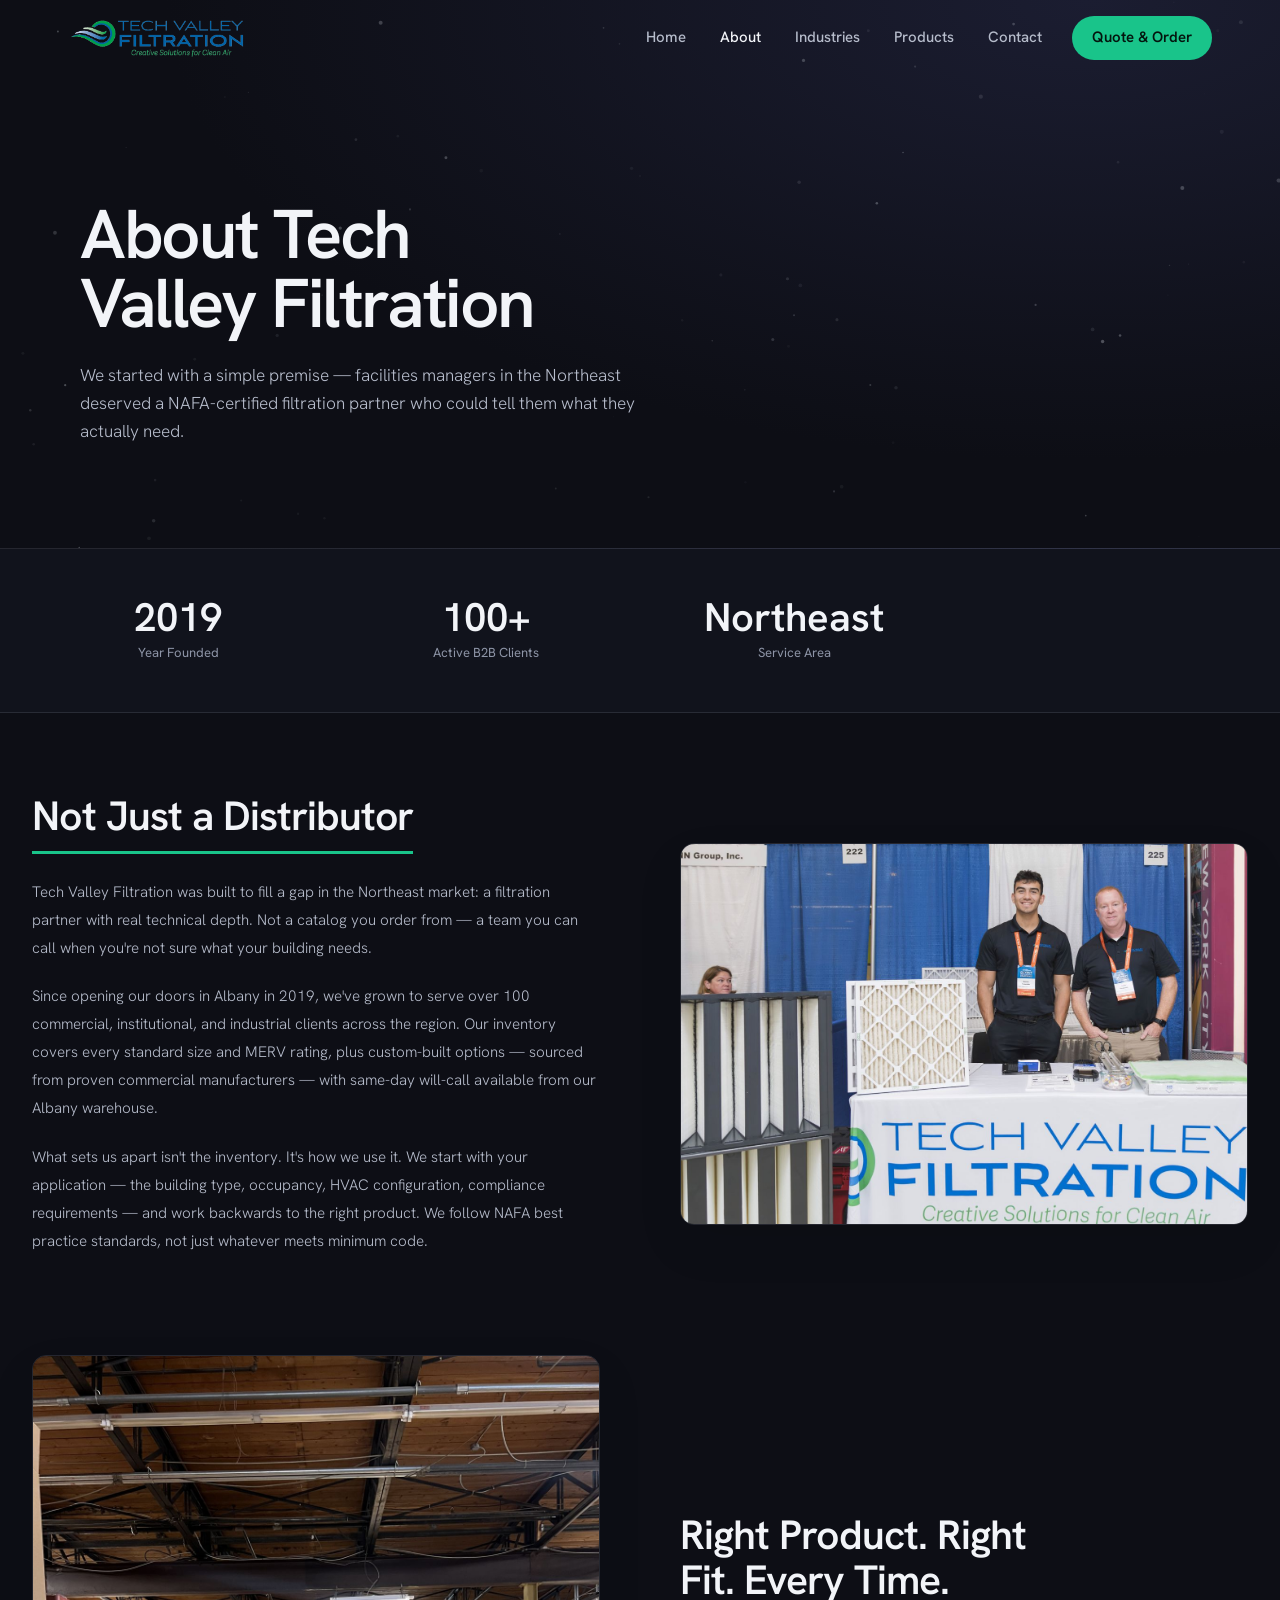
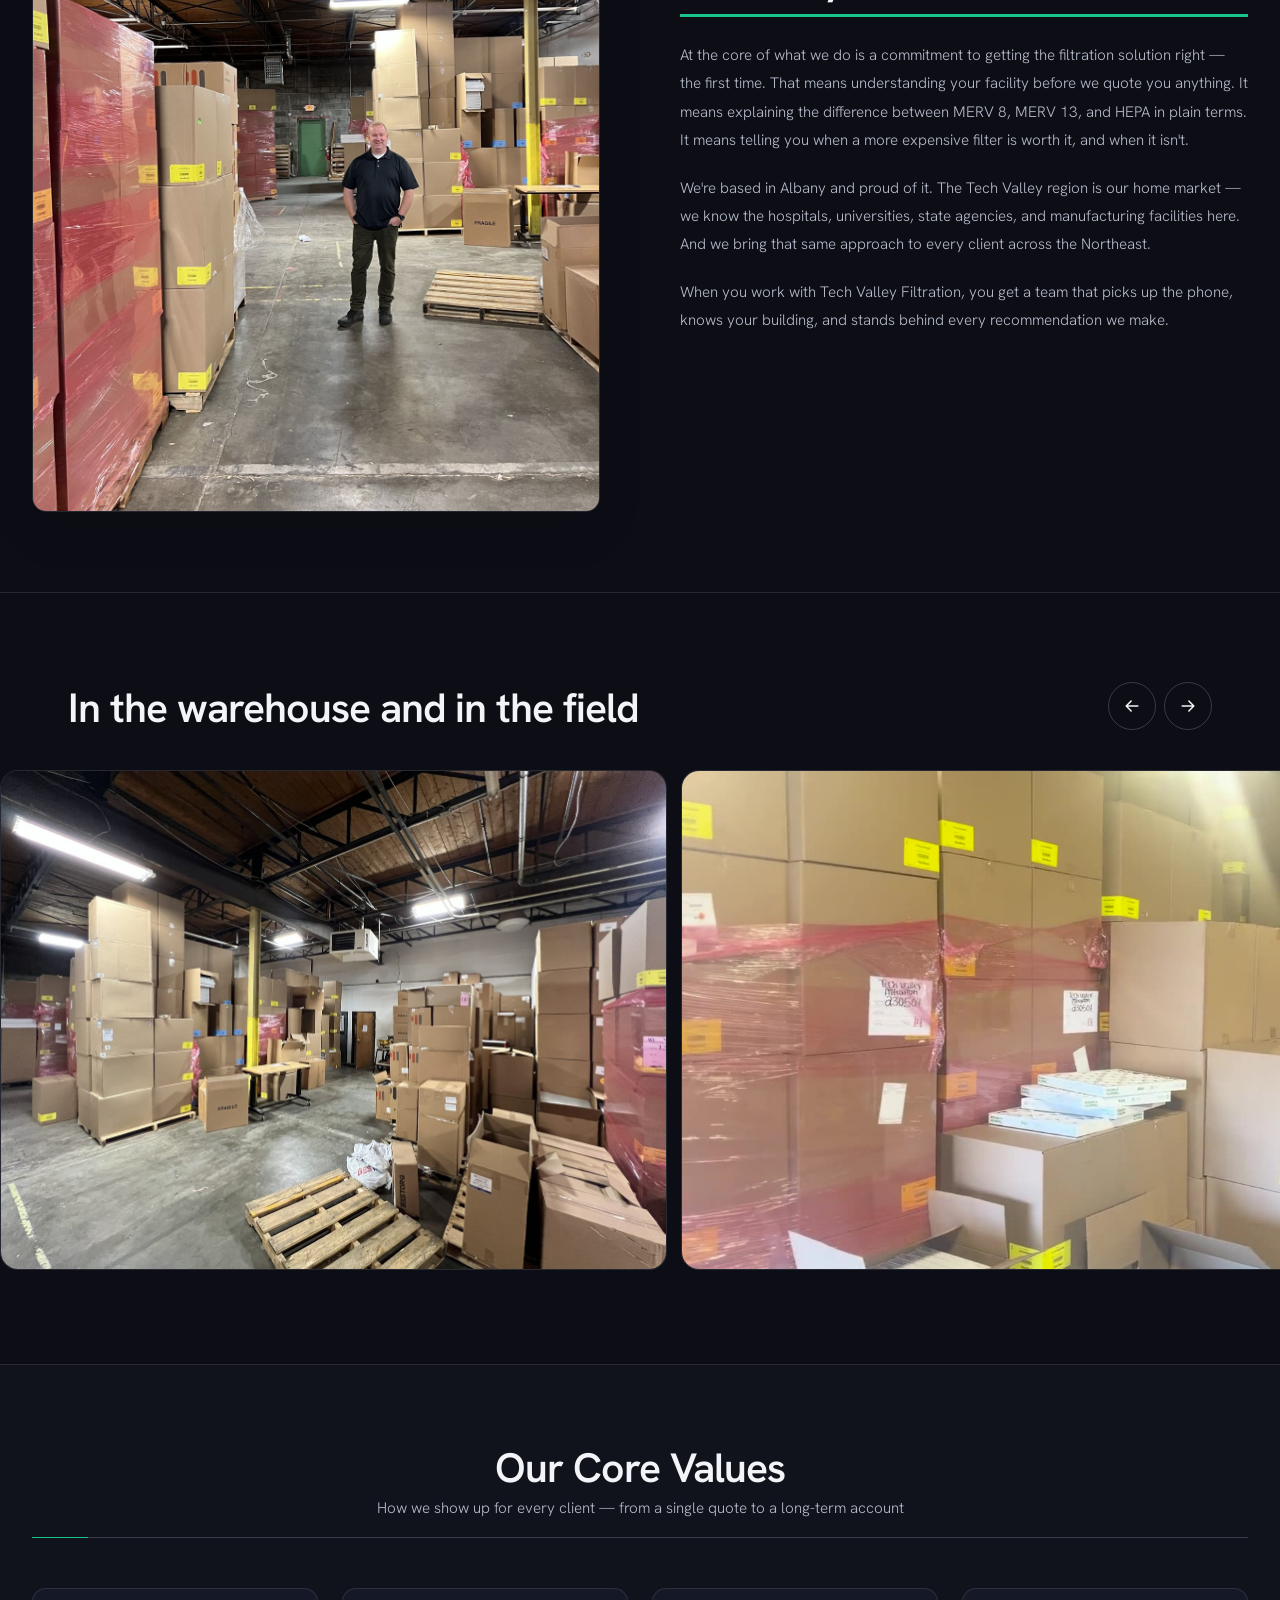
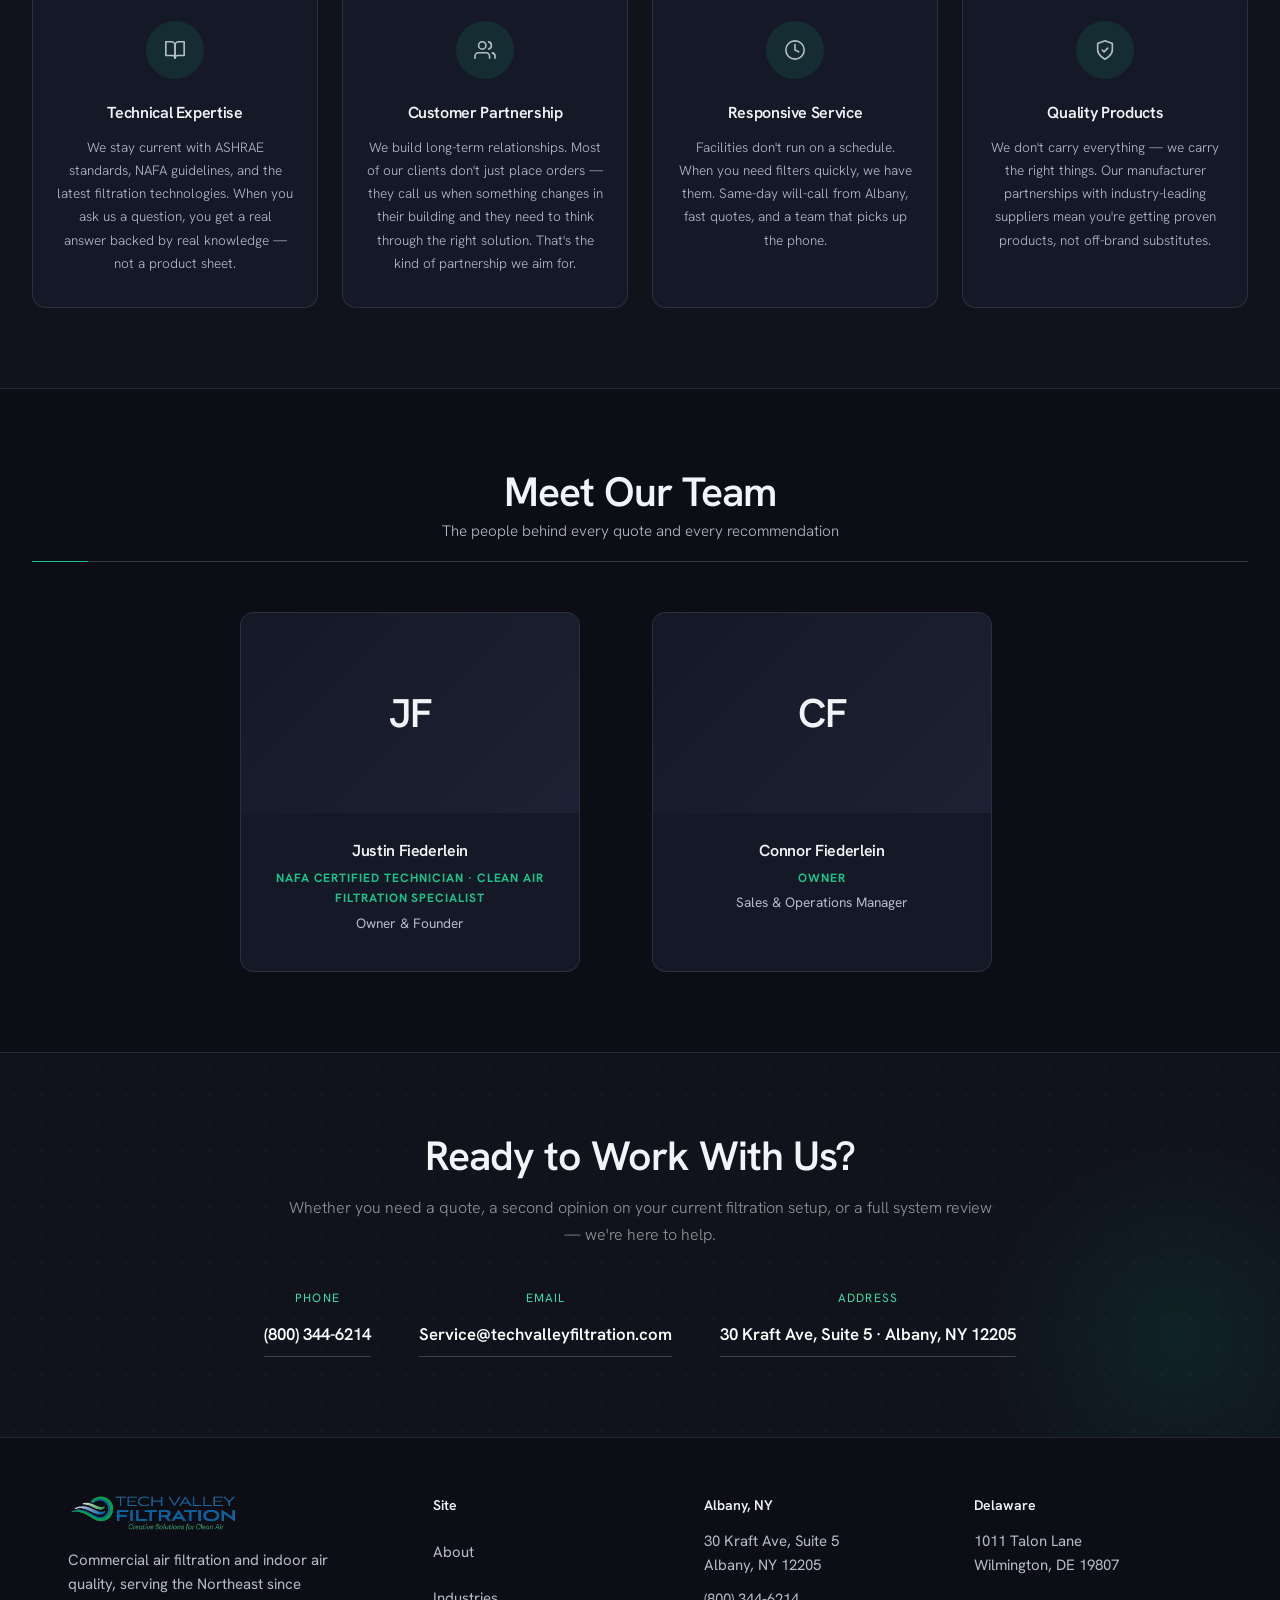
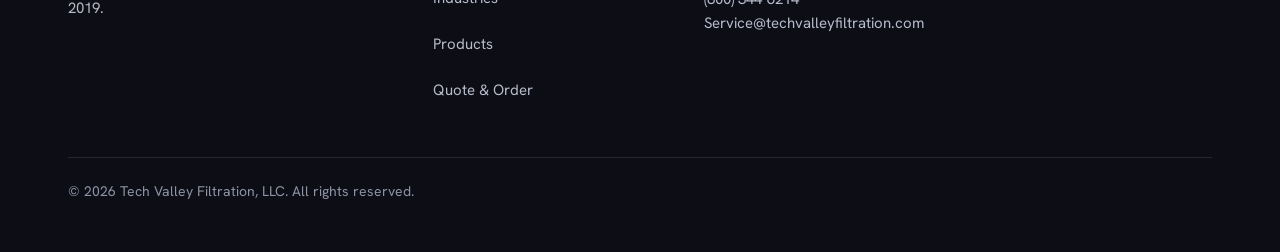
<file: about.html>
<!DOCTYPE html>
<html lang="en">
<head>
    <meta charset="UTF-8">
    <meta name="viewport" content="width=device-width, initial-scale=1.0">
    <title>About Us | Tech Valley Filtration</title>
    <meta name="description" content="Tech Valley Filtration is a NAFA-certified commercial air filtration specialist based in Albany, NY &mdash; consultants first, distributors second. Meet the team.">
    <link rel="preconnect" href="https://fonts.googleapis.com">
    <link href="https://fonts.googleapis.com/css2?family=Hanken+Grotesk:wght@400;500;600;700&display=swap" rel="stylesheet">
    <style>
    /* ═══════════════════════════════════════════════
       DESIGN TOKENS — matches homepage
    ═══════════════════════════════════════════════ */
    @import url('https://fonts.googleapis.com/css2?family=DM+Serif+Display:ital@0;1&family=Hanken+Grotesk:wght@400;500;600;700&display=swap');

    :root {
        --primary:      #0a1628;
        --primary-mid:  #0f1f3d;
        --accent:       #059669;
        --accent-bright:#10b981;
        --accent-glow:  rgba(5,150,105,0.3);
        --accent-light: #d1fae5;
        --gold:         #f59e0b;
        --blue:         #1e40af;
        --blue-bright:  #3b82f6;
        --white:        #ffffff;
        --off-white:    #f8fafc;
        --border:       #e2e8f0;
        --gray:         #64748b;
        --dark-card:    rgba(255,255,255,0.04);
        --dark-border:  rgba(255,255,255,0.1);
    }

    *, *::before, *::after { box-sizing: border-box; margin: 0; padding: 0; }
    html { scroll-behavior: smooth; }
    body { font-family:'Hanken Grotesk',system-ui,sans-serif; color: var(--t-ink); background: var(--t-surface); overflow-x: hidden; line-height: 1.7; }

    /* ── Nav (identical to homepage) ── */
    nav {
        position: sticky; top: 0; z-index: 1000;
        background: rgba(10,22,40,0.97);
        backdrop-filter: blur(12px);
        border-bottom: 1px solid rgba(255,255,255,0.08);
    }
    .nav-container {
        max-width: 1280px; margin: 0 auto; padding: 0 2rem;
        height: 68px; display: flex; align-items: center; justify-content: space-between; gap: 2rem;
    }
    .logo-img { height: 46px; width: auto; }
    .nav-links { display: flex; list-style: none; gap: 0.25rem; align-items: center; }
    .nav-links a {
        display: block; padding: 0.45rem 0.9rem; text-decoration: none;
        color: rgba(255,255,255,0.65); font-size: 0.875rem; font-weight: 500;
        letter-spacing: 0.02em; border-radius: 6px;
        transition: color 0.18s, background 0.18s; white-space: nowrap;
    }
    .nav-links a:hover { color: var(--t-ink); background: rgba(255,255,255,0.07); }
    .nav-links a[aria-current="page"] { color: var(--t-ink); font-weight: 600; background: rgba(255,255,255,0.09); }
    .nav-links a.active { color: var(--t-ink); background: rgba(255,255,255,0.07); }
    .nav-links li:last-child a {
        background: var(--t-green); color: var(--t-green-ink);
        font-weight: 600; padding: 0.45rem 1.1rem; letter-spacing: 0;
    }
    .nav-links li:last-child a:hover { background: var(--t-green-hi); }
    .mobile-menu-btn {
        display: none; background: none;
        border: 1px solid rgba(255,255,255,0.2); color: white;
        font-size: 1.25rem; cursor: pointer; border-radius: 6px; padding: 0.3rem 0.6rem;
    }

    /* ── Page Hero ── */
    .page-hero {
        background: var(--t-bg);
        padding: 5rem 2rem 4.5rem;
        position: relative; overflow: hidden;
    }
    .page-hero::before {
        content: '';
        position: absolute; inset: 0;
        background:
            radial-gradient(ellipse 70% 80% at 80% 50%, rgba(30,64,175,0.2) 0%, transparent 60%),
            radial-gradient(ellipse 50% 60% at 10% 80%, rgba(5,150,105,0.15) 0%, transparent 55%);
    }
    .page-hero::after {
        content: '';
        position: absolute; inset: 0;
        background-image: radial-gradient(circle, rgba(255,255,255,0.05) 1px, transparent 1px);
        background-size: 30px 30px;
    }
    .page-hero-inner {
        position: relative; z-index: 1;
        max-width: 1280px; margin: 0 auto;
    }
    .page-hero-eyebrow {
        display: inline-flex; align-items: center; gap: 0.5rem;
        font-family:'Hanken Grotesk',system-ui,sans-serif;
        font-size: 0.7rem; font-weight: 700; letter-spacing: 0.14em; text-transform: uppercase;
        color: var(--t-green-hi);
        background: rgba(16,185,129,0.1); border: 1px solid rgba(16,185,129,0.3);
        border-radius: 999px; padding: 0.35rem 1rem; margin-bottom: 1.5rem;
    }
    .page-hero h1 {
        font-family:'Hanken Grotesk',system-ui,sans-serif;
        font-size: clamp(2.25rem, 4vw, 3.5rem); font-weight: 400;
        color: var(--t-ink); line-height: 1.1; letter-spacing: -0.02em; margin-bottom: 1rem;
    }
    .page-hero h1 em { font-style: italic; color: var(--t-green-hi); }
    .page-hero p {
        font-size: 1.05rem; color: rgba(255,255,255,0.55); font-weight: 300;
        line-height: 1.75; max-width: 600px;
    }

    /* ── Section layout ── */
    .section { max-width: 1280px; margin: 0 auto; padding: 5rem 2rem; }
    .section-alt { background: var(--t-bg2); }

    .section-header {
        margin-bottom: 3rem; padding-bottom: 1rem;
        border-bottom: 3px solid var(--t-green);
    }
    .section-header h2 {
        font-family:'Hanken Grotesk',system-ui,sans-serif;
        font-size: 2.25rem; font-weight: 400; color: var(--t-ink); margin-bottom: 0.35rem;
    }
    .section-header p { color: var(--t-ink2); font-size: 0.95rem; font-weight: 300; }

    .section-header-center { text-align: center; margin-bottom: 3rem; }
    .section-header-center h2 {
        font-family:'Hanken Grotesk',system-ui,sans-serif;
        font-size: 2.25rem; font-weight: 400; margin-bottom: 0.5rem;
    }
    .section-header-center p { color: var(--t-ink2); font-size: 0.95rem; font-weight: 300; }

    /* ── CTA section (simple — for pages without the full contact form) ── */
    .cta-section {
        background: var(--t-bg); color: white;
        padding: 5rem 2rem; text-align: center;
        position: relative; overflow: hidden;
    }
    .cta-section::before {
        content: ''; position: absolute; inset: 0;
        background-image: radial-gradient(circle, rgba(255,255,255,0.04) 1px, transparent 1px);
        background-size: 28px 28px; pointer-events: none;
    }
    .cta-section::after {
        content: ''; position: absolute;
        bottom: -100px; right: -100px;
        width: 400px; height: 400px;
        background: radial-gradient(circle, rgba(5,150,105,0.12) 0%, transparent 70%);
        pointer-events: none;
    }
    .cta-section > * { position: relative; }
    .cta-section h2 {
        font-family:'Hanken Grotesk',system-ui,sans-serif;
        font-size: clamp(2rem, 3.5vw, 2.75rem); font-weight: 400; margin-bottom: 1rem;
    }
    .cta-section p { font-size: 1rem; color: rgba(255,255,255,0.55); font-weight: 300; margin-bottom: 2.5rem; }
    .cta-contact { display: flex; justify-content: center; gap: 3rem; flex-wrap: wrap; }
    .cta-contact-item { display: flex; flex-direction: column; gap: 0.3rem; }
    .cta-contact-item span {
        font-family:'Hanken Grotesk',system-ui,sans-serif;
        font-size: 0.65rem; text-transform: uppercase; letter-spacing: 0.1em; color: var(--t-green-hi);
    }
    .cta-contact-item a {
        color: white; text-decoration: none; font-weight: 600; font-size: 1.05rem;
        border-bottom: 1px solid rgba(255,255,255,0.2); padding-bottom: 2px;
        transition: color 0.2s, border-color 0.2s;
    }
    .cta-contact-item a:hover { color: var(--t-green-hi); border-color: var(--t-green-hi); }

    /* ── Footer (identical to homepage) ── */
    footer { background: var(--t-bg); color: white; padding: 4.5rem 2rem 2rem; }
    .footer-inner { max-width: 1280px; margin: 0 auto; }
    .footer-grid {
        display: grid; grid-template-columns: 2fr 1fr 1fr 1fr; gap: 3rem;
        margin-bottom: 3rem; padding-bottom: 3rem; border-bottom: 1px solid rgba(255,255,255,0.07);
    }
    .footer-brand p { color: rgba(255,255,255,0.4); font-size: 0.88rem; font-weight: 300; line-height: 1.8; margin-top: 1rem; }
    .footer-brand img { height: 44px; }
    .footer-col h4 {
        font-family:'Hanken Grotesk',system-ui,sans-serif; font-size: 0.68rem; text-transform: uppercase;
        letter-spacing: 0.12em; color: var(--t-green-hi); margin-bottom: 1.25rem;
    }
    .footer-col ul { list-style: none; }
    .footer-col li { margin-bottom: 0.6rem; }
    .footer-col a { color: rgba(255,255,255,0.45); text-decoration: none; font-size: 0.88rem; font-weight: 300; transition: color 0.2s; }
    .footer-col a:hover { color: white; }
    .footer-col p { color: rgba(255,255,255,0.45); font-size: 0.88rem; font-weight: 300; line-height: 1.8; }
    .footer-bottom { display: flex; justify-content: space-between; align-items: center; color: rgba(255,255,255,0.25); font-size: 0.8rem; }

    /* ── Shared responsive base ── */
    @media (max-width: 1024px) {
        .footer-grid { grid-template-columns: 1fr 1fr; gap: 2rem; }
    }
    @media (max-width: 768px) {
        .mobile-menu-btn { display: block; }
        .nav-links {
            display: none; flex-direction: column;
            position: absolute; top: 100%; left: 0; right: 0;
            background: rgba(10,22,40,0.98); backdrop-filter: blur(12px);
            padding: 1rem 2rem; border-bottom: 1px solid rgba(255,255,255,0.08);
            gap: 0.25rem; z-index: 999;
        }
        .nav-links.open { display: flex; }
            .nav-links a { color: rgba(255,255,255,0.8); padding: 0.6rem 0.5rem; }
        .nav-links a { color: rgba(255,255,255,0.7); padding: 0.6rem 0.5rem; }
        .nav-links li:last-child a { background: var(--t-green); border-radius: 6px; text-align: center; }
        .footer-grid { grid-template-columns: 1fr; }
        .footer-bottom { flex-direction: column; gap: 0.5rem; text-align: center; }
        .cta-contact { gap: 1.5rem; }
    }
    /* ═══════════════════════════════════════════════
       ABOUT PAGE
    ═══════════════════════════════════════════════ */

    /* About two-col grid */
    .about-grid {
        display: grid; grid-template-columns: 1fr 1fr;
        gap: 5rem; align-items: center; margin-bottom: 5rem;
    }
    .about-grid:last-child { margin-bottom: 0; }
    .about-text h2 {
        font-family:'Hanken Grotesk',system-ui,sans-serif;
        font-size: 2rem; font-weight: 400; color: var(--t-ink);
        margin-bottom: 1.5rem; padding-bottom: 0.75rem;
        border-bottom: 3px solid var(--t-green); display: inline-block;
    }
    .about-text p { color: var(--t-ink2); font-size: 0.95rem; font-weight: 300; margin-bottom: 1.25rem; line-height: 1.85; }

    .about-image-wrap {
        border-radius: 14px; overflow: hidden;
        border: 1px solid var(--t-line);
        box-shadow: 0 20px 48px rgba(0,0,0,0.08);
        transition: box-shadow 0.3s, transform 0.3s;
    }
    .about-image-wrap:hover { transform: translateY(-4px); box-shadow: 0 28px 60px rgba(0,0,0,0.13); }
    .about-image-wrap img { width: 100%; height: 100%; object-fit: cover; display: block; min-height: 380px; }

    /* Values grid */
    .values-grid { display: grid; grid-template-columns: repeat(4, 1fr); gap: 1.5rem; }
    .value-card {
        background: var(--t-surface); border: 1px solid var(--t-line); border-radius: 14px;
        padding: 2rem 1.5rem; text-align: center;
        transition: transform 0.25s, box-shadow 0.25s, border-color 0.25s;
        position: relative; overflow: hidden;
    }
    .value-card::before {
        content: ''; position: absolute; top: 0; left: 0; right: 0; height: 3px;
        background: linear-gradient(90deg, var(--t-green), var(--t-green-hi));
        transform: scaleX(0); transform-origin: left; transition: transform 0.3s;
    }
    .value-card:hover::before { transform: scaleX(1); }
    .value-card:hover { transform: translateY(-6px); box-shadow: 0 20px 48px rgba(0,0,0,0.09); border-color: var(--t-green); }
    .value-icon {
        width: 58px; height: 58px; background: var(--t-green-tint); border-radius: 50%;
        display: flex; align-items: center; justify-content: center;
        font-size: 1.5rem; margin: 0 auto 1.25rem;
        transition: background 0.2s, transform 0.2s;
    }
    .value-card:hover .value-icon { background: var(--t-green); transform: scale(1.1); }
    .value-card h3 { font-size: 1rem; font-weight: 700; margin-bottom: 0.6rem; color: var(--t-ink); }
    .value-card p { color: var(--t-ink2); font-size: 0.85rem; font-weight: 300; line-height: 1.7; }

    /* Team grid */
    .team-grid { display: grid; grid-template-columns: repeat(2, 1fr); gap: 1.5rem; max-width: 800px; margin: 0 auto; }
    .team-card {
        background: var(--t-surface); border: 1px solid var(--t-line); border-radius: 14px;
        overflow: hidden; transition: transform 0.25s, box-shadow 0.25s, border-color 0.25s;
    }
    .team-card:hover { transform: translateY(-6px); box-shadow: 0 20px 48px rgba(0,0,0,0.1); border-color: var(--t-green); }
    .team-photo {
        width: 100%; height: 200px;
        background: linear-gradient(135deg, var(--t-bg) 0%, var(--t-bg2) 50%, var(--t-green) 100%);
        display: flex; align-items: center; justify-content: center;
        color: rgba(255,255,255,0.9); font-size: 2.5rem; font-weight: 400;
        font-family:'Hanken Grotesk',system-ui,sans-serif; position: relative; overflow: hidden;
    }
    .team-photo::after {
        content: ''; position: absolute; inset: 0;
        background: radial-gradient(circle at 50% 120%, rgba(5,150,105,0.25) 0%, transparent 60%);
    }
    .team-info { padding: 1.5rem; }
    .team-info h3 { font-size: 1rem; font-weight: 700; margin-bottom: 0.2rem; color: var(--t-ink); }
    .team-credential {
        font-family:'Hanken Grotesk',system-ui,sans-serif;
        color: var(--t-green); font-size: 0.68rem; font-weight: 700;
        letter-spacing: 0.08em; text-transform: uppercase; margin-bottom: 0.2rem;
    }
    .team-role { color: var(--t-ink2); font-size: 0.85rem; font-weight: 400; margin-bottom: 0.75rem; }
    .team-bio { color: var(--t-ink2); font-size: 0.82rem; font-weight: 300; line-height: 1.65; }

    /* Stats bar */
    .stats-bar {
        background: var(--t-green); padding: 3rem 2rem;
    }
    .stats-bar-inner {
        max-width: 1280px; margin: 0 auto;
        display: grid; grid-template-columns: repeat(4, 1fr); gap: 1rem;
        text-align: center;
    }
    .stat-item {}
    .stat-num {
        font-family:'Hanken Grotesk',system-ui,sans-serif;
        font-size: 2.5rem; color: white; line-height: 1; margin-bottom: 0.35rem;
    }
    .stat-lbl { font-size: 0.82rem; color: rgba(255,255,255,0.8); font-weight: 400; }

    @media (max-width: 1024px) { .values-grid { grid-template-columns: repeat(2, 1fr); } }
    @media (max-width: 768px) {
        .about-grid { grid-template-columns: 1fr; gap: 2.5rem; }
        .values-grid { grid-template-columns: 1fr 1fr; }
        .team-grid { grid-template-columns: 1fr 1fr; }
        .stats-bar-inner { grid-template-columns: repeat(2, 1fr); gap: 2rem; }
    }
    @media (max-width: 480px) {
        .values-grid { grid-template-columns: 1fr; }
        .team-grid { grid-template-columns: 1fr; }
        .stats-bar-inner { grid-template-columns: repeat(2, 1fr); }
    }
</style>
<link rel="canonical" href="https://techvalleyfiltration.com/about.html">
<link rel="icon" type="image/png" href="ImageAssets/logo-transparent.png">

<meta property="og:type" content="website">
<meta property="og:site_name" content="Tech Valley Filtration">
<meta property="og:title" content="About Us | Tech Valley Filtration">
<meta property="og:description" content="Learn about Tech Valley Filtration's mission, expertise, and team dedicated to providing superior air filtration solutions across the Northeast.">
<meta property="og:url" content="https://techvalleyfiltration.com/about.html">
<meta property="og:image" content="https://techvalleyfiltration.com/ImageAssets/logo-transparent.png">
<meta name="twitter:card" content="summary">
<meta name="twitter:title" content="About Us | Tech Valley Filtration">
<meta name="twitter:description" content="Learn about Tech Valley Filtration's mission, expertise, and team dedicated to providing superior air filtration solutions across the Northeast.">
<meta name="twitter:image" content="https://techvalleyfiltration.com/ImageAssets/logo-transparent.png">

<meta name="google-site-verification" content="RfB7fsR8nvl1SEIrdiZfe_AjPQJ2SG3FxFRal27xsy8" />

<!-- Google tag (gtag.js) -->
<script async src="https://www.googletagmanager.com/gtag/js?id=G-WML500RV4E"></script>
<script>
  window.dataLayer = window.dataLayer || [];
  function gtag(){dataLayer.push(arguments);}
  gtag('js', new Date());
  gtag('config', 'G-WML500RV4E');
</script>

<script type="application/ld+json">
{
  "@context": "https://schema.org",
  "@type": ["LocalBusiness", "HVACBusiness"],
  "name": "Tech Valley Filtration",
  "legalName": "Tech Valley Filtration, LLC",
  "image": "https://techvalleyfiltration.com/ImageAssets/logo-transparent.png",
  "logo": "https://techvalleyfiltration.com/ImageAssets/logo-transparent.png",
  "url": "https://techvalleyfiltration.com/",
  "telephone": "+1-800-344-6214",
  "email": "Service@techvalleyfiltration.com",
  "address": {
    "@type": "PostalAddress",
    "streetAddress": "30 Kraft Ave, Suite 5",
    "addressLocality": "Albany",
    "addressRegion": "NY",
    "postalCode": "12205",
    "addressCountry": "US"
  },
  "areaServed": ["Albany, NY", "Troy, NY", "Schenectady, NY", "Capital Region NY", "Northeastern United States"],
  "priceRange": "$$",
  "foundingDate": "2019",
  "description": "Commercial HVAC air filtration, UV-C disinfection, and indoor air quality solutions serving educational, healthcare, government, and industrial facilities across the Northeast."
}
</script>

<link rel="stylesheet" href="tvf-theme.css">
</head>
<body>

    <!-- Navigation -->
    <a class="tvf-skip" href="#main">Skip to content</a>
<header class="tvf-nav" id="tvfNav"><div class="tvf-wrap">
    <a class="tvf-logo" href="index.html" aria-label="Tech Valley Filtration home"><img src="assets/logo.png" alt="Tech Valley Filtration" width="640" height="133" loading="lazy" decoding="async"></a>
    <button class="tvf-menu" id="menuBtn" aria-expanded="false" aria-controls="navLinks">Menu</button>
    <ul id="navLinks">
      <li><a href="index.html">Home</a></li>
      <li><a href="about.html" aria-current="page">About</a></li>
      <li><a href="industries.html">Industries</a></li>
      <li><a href="products.html">Products</a></li>
      <li><a href="index.html#quote">Contact</a></li>
      <li><a class="tvf-cta" href="quote.html">Quote &amp; Order</a></li>
    </ul></div></header>
<main id="main">

    <!-- Hero -->
    <section class="page-hero">
        <div class="page-hero-inner">
            <div class="page-hero-eyebrow">NAFA Certified &middot; Founded 2019</div>
            <h1>About Tech Valley <em>Filtration</em></h1>
            <p>We started with a simple premise — facilities managers in the Northeast deserved a NAFA-certified filtration partner who could tell them what they actually need.</p>
        </div>
    </section>


    <!-- Stats Bar -->
    <div class="stats-bar">
        <div class="stats-bar-inner">
            <div class="stat-item">
                <div class="stat-num">2019</div>
                <div class="stat-lbl">Year Founded</div>
            </div>

            <div class="stat-item">
                <div class="stat-num">100+</div>
                <div class="stat-lbl">Active B2B Clients</div>
            </div>
            <div class="stat-item">
                <div class="stat-num">Northeast</div>
                <div class="stat-lbl">Service Area</div>
            </div>
        </div>
    </div>

    <!-- About Content -->
    <div class="section">
        <div class="about-grid">
            <div class="about-text">
                <h2>Not Just a Distributor</h2>
                <p>Tech Valley Filtration was built to fill a gap in the Northeast market: a filtration partner with real technical depth. Not a catalog you order from — a team you can call when you're not sure what your building needs.</p>
                <p>Since opening our doors in Albany in 2019, we've grown to serve over 100 commercial, institutional, and industrial clients across the region. Our inventory covers every standard size and MERV rating, plus custom-built options — sourced from proven commercial manufacturers — with same-day will-call available from our Albany warehouse.</p>
                <p>What sets us apart isn't the inventory. It's how we use it. We start with your application — the building type, occupancy, HVAC configuration, compliance requirements — and work backwards to the right product. We follow NAFA best practice standards, not just whatever meets minimum code.</p>
            </div>
            <div class="about-image-wrap">
                <img src="ImageAssets/54199593931_db79a83382_o.jpg" alt="Tech Valley Filtration facility" loading="lazy" decoding="async" width="1400" height="933">
            </div>
        </div>

        <div class="about-grid">
            <div class="about-image-wrap">
                <img src="ImageAssets/warehouse1.jpeg" alt="Tech Valley Filtration warehouse" loading="lazy" decoding="async" width="1200" height="1600">
            </div>
            <div class="about-text">
                <h2>Right Product. Right Fit. Every Time.</h2>
                <p>At the core of what we do is a commitment to getting the filtration solution right — the first time. That means understanding your facility before we quote you anything. It means explaining the difference between MERV 8, MERV 13, and HEPA in plain terms. It means telling you when a more expensive filter is worth it, and when it isn't.</p>
                <p>We're based in Albany and proud of it. The Tech Valley region is our home market — we know the hospitals, universities, state agencies, and manufacturing facilities here. And we bring that same approach to every client across the Northeast.</p>
                <p>When you work with Tech Valley Filtration, you get a team that picks up the phone, knows your building, and stands behind every recommendation we make.</p>
            </div>
        </div>
    </div>

    <!-- Gallery -->
<section class="tvf-gallery" aria-labelledby="gallery-h">
  <div class="tvf-gallery-head">
    <h2 id="gallery-h">In the warehouse and in the field</h2>
    <div class="tvf-gallery-nav"><button type="button" class="tvf-gal-prev" aria-label="Previous photos"><svg viewBox="0 0 24 24" fill="none" stroke="currentColor" stroke-width="1.8" stroke-linecap="round" stroke-linejoin="round" aria-hidden="true"><path d="M19 12H5M11 6l-6 6 6 6"/></svg></button><button type="button" class="tvf-gal-next" aria-label="More photos"><svg viewBox="0 0 24 24" fill="none" stroke="currentColor" stroke-width="1.8" stroke-linecap="round" stroke-linejoin="round" aria-hidden="true"><path d="M5 12h14M13 6l6 6-6 6"/></svg></button></div>
  </div>
  <ul class="tvf-gallery-track" tabindex="0" aria-label="Photos and video, scrolling sideways. Hover or focus to hold it still.">
    <li style="--ar:1333/1000"><img src="ImageAssets/gallery/warehouse-floor.jpg" alt="The Tech Valley Filtration warehouse floor in Albany with boxed filters stacked on pallets" width="1333" height="1000" loading="lazy" decoding="async"></li>
    <li style="--ar:1280/720"><video src="ImageAssets/gallery/warehouse-walkthrough.mp4" poster="ImageAssets/gallery/warehouse-walkthrough-poster.jpg" muted loop playsinline preload="metadata" disablepictureinpicture aria-label="A slow pan across pallets of boxed filters in the Tech Valley Filtration warehouse" width="1280" height="720"></video></li>
    <li style="--ar:750/1000"><img src="ImageAssets/gallery/pulling-filters.jpg" alt="A Tech Valley Filtration team member checking the filter bank inside an air handling unit" width="750" height="1000" loading="lazy" decoding="async"></li>
    <li style="--ar:720/1280"><video src="ImageAssets/gallery/delivery-truck.mp4" poster="ImageAssets/gallery/delivery-truck-poster.jpg" muted loop playsinline preload="metadata" disablepictureinpicture aria-label="A trailer loaded floor to ceiling with pallets of boxed filters" width="720" height="1280"></video></li>
    <li style="--ar:720/1280"><video src="ImageAssets/gallery/unloading-dock.mp4" poster="ImageAssets/gallery/unloading-dock-poster.jpg" muted loop playsinline preload="metadata" disablepictureinpicture aria-label="Pallets of filters being unloaded from a trailer at the warehouse dock with a pallet jack" width="720" height="1280"></video></li>
    <li style="--ar:750/1000"><img src="ImageAssets/gallery/trade-show-booth.jpg" alt="The Tech Valley Filtration booth at a healthcare facilities conference, with filters on display" width="750" height="1000" loading="lazy" decoding="async"></li>
    <li style="--ar:1500/1000"><img src="ImageAssets/gallery/nafa-panel.jpg" alt="A panel discussion on stage at a National Air Filtration Association event" width="1500" height="1000" loading="lazy" decoding="async"></li>
    <li style="--ar:1170/870"><img src="ImageAssets/gallery/nafa-group.jpg" alt="A group photo in front of a National Air Filtration Association backdrop" width="1170" height="870" loading="lazy" decoding="async"></li>
    <li style="--ar:720/1280"><video src="ImageAssets/video/bibo-changeout.mp4" poster="ImageAssets/video/bibo-changeout-poster.jpg" muted loop playsinline preload="metadata" disablepictureinpicture aria-label="Technicians in protective suits performing a bag-in/bag-out HEPA filter changeout" width="720" height="1280"></video></li>
    <li style="--ar:1170/878"><img src="ImageAssets/gallery/nafa-seminar.jpg" alt="Four attendees at the National Air Filtration Association technical seminar" width="1170" height="878" loading="lazy" decoding="async"></li>
    <li style="--ar:1500/1000"><img src="ImageAssets/gallery/nafa-evening.jpg" alt="Four people at an evening industry event" width="1500" height="1000" loading="lazy" decoding="async"></li>
    <li style="--ar:1190/1000"><img src="ImageAssets/gallery/golf-outing.jpg" alt="Four golfers on a tee box on a sunny day" width="1190" height="1000" loading="lazy" decoding="async"></li>
  </ul>
</section>

    <!-- Values -->
    <div class="section-alt">
        <div class="section">
            <div class="section-header" style="text-align:center;display:block;">
                <h2>Our Core Values</h2>
                <p>How we show up for every client &mdash; from a single quote to a long-term account</p>
            </div>
            <div class="values-grid">
                <div class="value-card">
                    <div class="value-icon"><svg xmlns="http://www.w3.org/2000/svg" width="22" height="22" viewBox="0 0 24 24" fill="none" stroke="currentColor" stroke-width="1.75" stroke-linecap="round" stroke-linejoin="round" aria-hidden="true"><path d="M2 3h6a4 4 0 0 1 4 4v14a3 3 0 0 0-3-3H2z"/><path d="M22 3h-6a4 4 0 0 0-4 4v14a3 3 0 0 1 3-3h7z"/></svg></div>
                    <h3>Technical Expertise</h3>
                    <p>We stay current with ASHRAE standards, NAFA guidelines, and the latest filtration technologies. When you ask us a question, you get a real answer backed by real knowledge — not a product sheet.</p>
                </div>
                <div class="value-card">
                    <div class="value-icon"><svg xmlns="http://www.w3.org/2000/svg" width="22" height="22" viewBox="0 0 24 24" fill="none" stroke="currentColor" stroke-width="1.75" stroke-linecap="round" stroke-linejoin="round" aria-hidden="true"><path d="M17 21v-2a4 4 0 0 0-4-4H5a4 4 0 0 0-4 4v2"/><circle cx="9" cy="7" r="4"/><path d="M23 21v-2a4 4 0 0 0-3-3.87"/><path d="M16 3.13a4 4 0 0 1 0 7.75"/></svg></div>
                    <h3>Customer Partnership</h3>
                    <p>We build long-term relationships. Most of our clients don't just place orders — they call us when something changes in their building and they need to think through the right solution. That's the kind of partnership we aim for.</p>
                </div>
                <div class="value-card">
                    <div class="value-icon"><svg xmlns="http://www.w3.org/2000/svg" width="22" height="22" viewBox="0 0 24 24" fill="none" stroke="currentColor" stroke-width="1.75" stroke-linecap="round" stroke-linejoin="round" aria-hidden="true"><circle cx="12" cy="12" r="10"/><polyline points="12 6 12 12 16 14"/></svg></div>
                    <h3>Responsive Service</h3>
                    <p>Facilities don't run on a schedule. When you need filters quickly, we have them. Same-day will-call from Albany, fast quotes, and a team that picks up the phone.</p>
                </div>
                <div class="value-card">
                    <div class="value-icon"><svg xmlns="http://www.w3.org/2000/svg" width="22" height="22" viewBox="0 0 24 24" fill="none" stroke="currentColor" stroke-width="1.75" stroke-linecap="round" stroke-linejoin="round" aria-hidden="true"><path d="M12 22s8-4 8-10V5l-8-3-8 3v7c0 6 8 10 8 10z"/><polyline points="9 12 11 14 15 10"/></svg></div>
                    <h3>Quality Products</h3>
                    <p>We don't carry everything — we carry the right things. Our manufacturer partnerships with industry-leading suppliers mean you're getting proven products, not off-brand substitutes.</p>
                </div>
            </div>
        </div>
    </div>

    <!-- Team -->
    <div class="section">
        <div class="section-header" style="text-align:center;display:block;margin-bottom:3rem;">
            <h2>Meet Our Team</h2>
            <p>The people behind every quote and every recommendation</p>
        </div>
        <div class="team-grid">
            <div class="team-card">
                <div class="team-photo">JF</div>
                <div class="team-info">
                    <h3>Justin Fiederlein</h3>
                    <div class="team-credential">NAFA Certified Technician &middot; Clean Air Filtration Specialist</div>
                    <div class="team-role">Owner &amp; Founder</div>
                </div>
            </div>
            <div class="team-card">
                <div class="team-photo">CF</div>
                <div class="team-info">
                    <h3>Connor Fiederlein</h3>
                    <div class="team-credential">Owner</div>
                    <div class="team-role">Sales &amp; Operations Manager</div>
                </div>
            </div>
        </div>
    </div>

    <!-- CTA -->
    <section class="cta-section">
        <h2>Ready to Work With Us?</h2>
        <p>Whether you need a quote, a second opinion on your current filtration setup, or a full system review — we're here to help.</p>
        <div class="cta-contact">
            <div class="cta-contact-item">
                <span>Phone</span>
                <a href="tel:800-344-6214">(800) 344-6214</a>
            </div>
            <div class="cta-contact-item">
                <span>Email</span>
                <a href="mailto:Service@techvalleyfiltration.com">Service@techvalleyfiltration.com</a>
            </div>
            <div class="cta-contact-item">
                <span>Address</span>
                <a href="https://www.google.com/maps/search/?api=1&query=30+Kraft+Ave+Suite+5+Albany+NY+12205" target="_blank" rel="noopener">30 Kraft Ave, Suite 5 · Albany, NY 12205</a>
            </div>
        </div>
    </section>

    <!-- Footer -->
    </main>
<footer class="tvf-foot"><div class="tvf-wrap">
    <div class="tvf-cols">
      <div><img src="assets/logo.png" alt="Tech Valley Filtration" width="640" height="133" loading="lazy" decoding="async"><p>Commercial air filtration and indoor air quality, serving the Northeast since 2019.</p></div>
      <div><h3>Site</h3><ul><li><a href="about.html">About</a></li><li><a href="industries.html">Industries</a></li><li><a href="products.html">Products</a></li><li><a href="quote.html">Quote &amp; Order</a></li></ul></div>
      <div><h3>Albany, NY</h3><p>30 Kraft Ave, Suite 5<br>Albany, NY 12205</p><p><a href="tel:+18003446214">(800) 344-6214</a><br><a href="mailto:Service@techvalleyfiltration.com">Service@techvalleyfiltration.com</a></p></div>
      <div><h3>Delaware</h3><p>1011 Talon Lane<br>Wilmington, DE 19807</p></div>
    </div>
    <p class="tvf-base">© 2026 Tech Valley Filtration, LLC. All rights reserved.</p>
  </div></footer>

    <script>
        
    </script>
<style>
.sms-float-btn {
    position: fixed; bottom: 1.5rem; right: 1.5rem;
    background: var(--t-green); color: var(--t-green-ink); text-decoration: none;
    padding: 0.85rem 1.4rem; border-radius: 50px;
    font-family:'Hanken Grotesk',system-ui,sans-serif; font-weight: 600; font-size: 0.95rem;
    display: flex; align-items: center; gap: 0.5rem;
    box-shadow: 0 4px 20px rgba(5,150,105,0.45); z-index: 9999;
    transition: transform 0.2s, box-shadow 0.2s;
}
.sms-float-btn:hover { transform: translateY(-3px); box-shadow: 0 8px 28px rgba(5,150,105,0.55); }
@media (max-width: 768px) {
    .sms-float-btn span { display: none; }
    .sms-float-btn { width: 56px; height: 56px; border-radius: 50%; justify-content: center; font-size: 1.4rem; padding: 0; }
}
</style>    
<script src="tvf.js"></script>
</body>
</html>
</file>
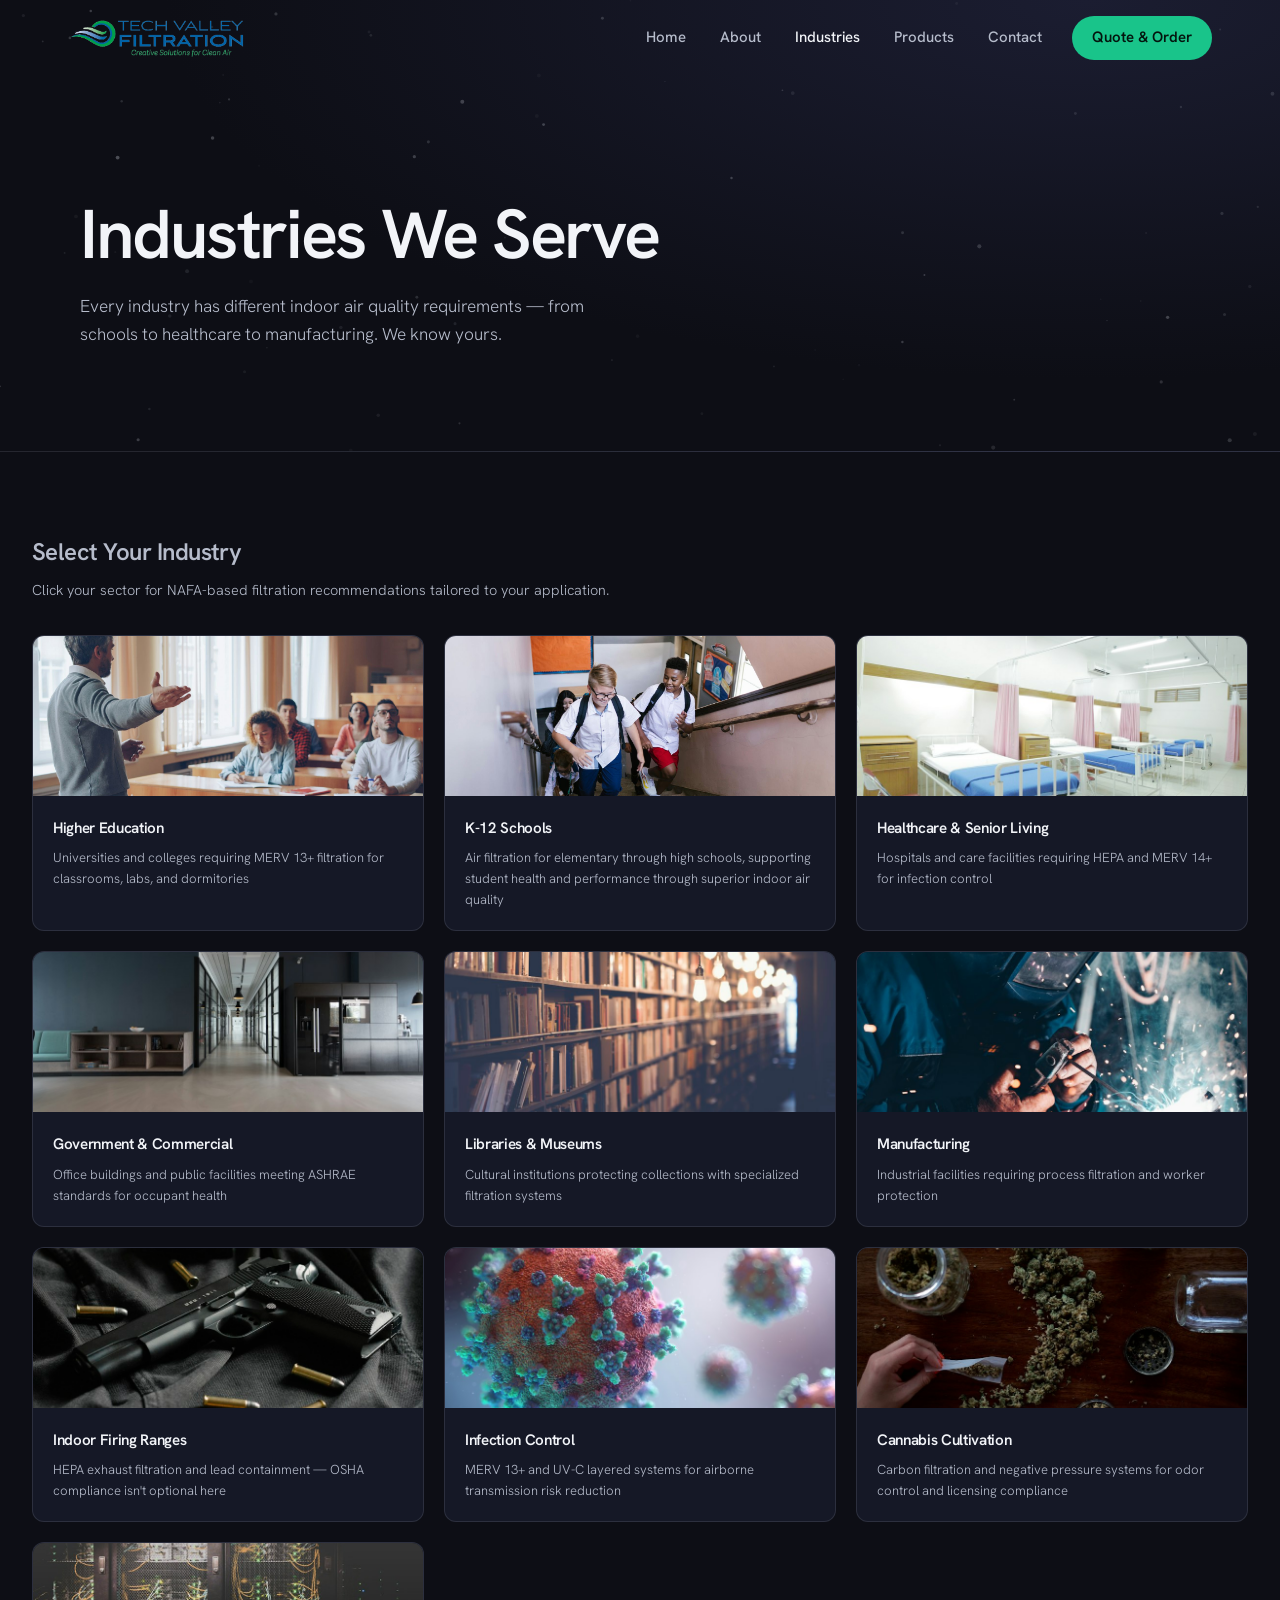
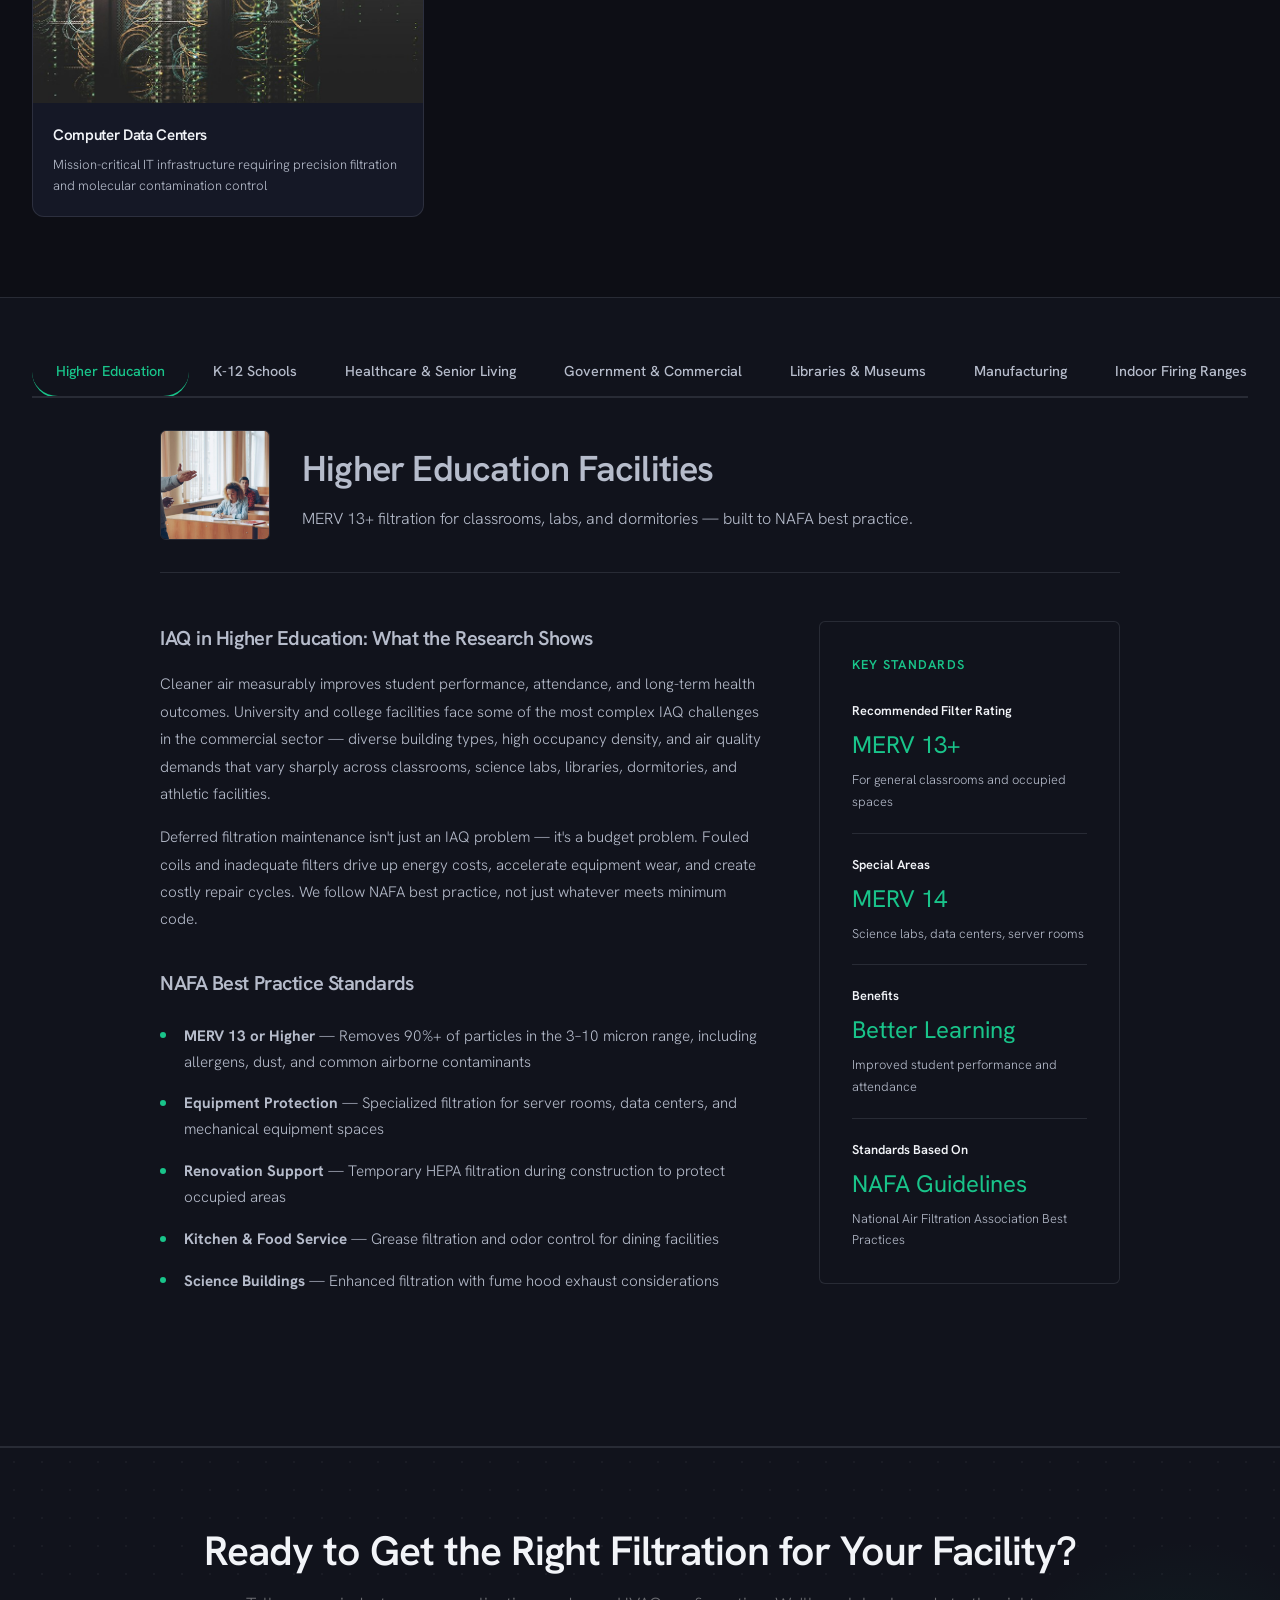
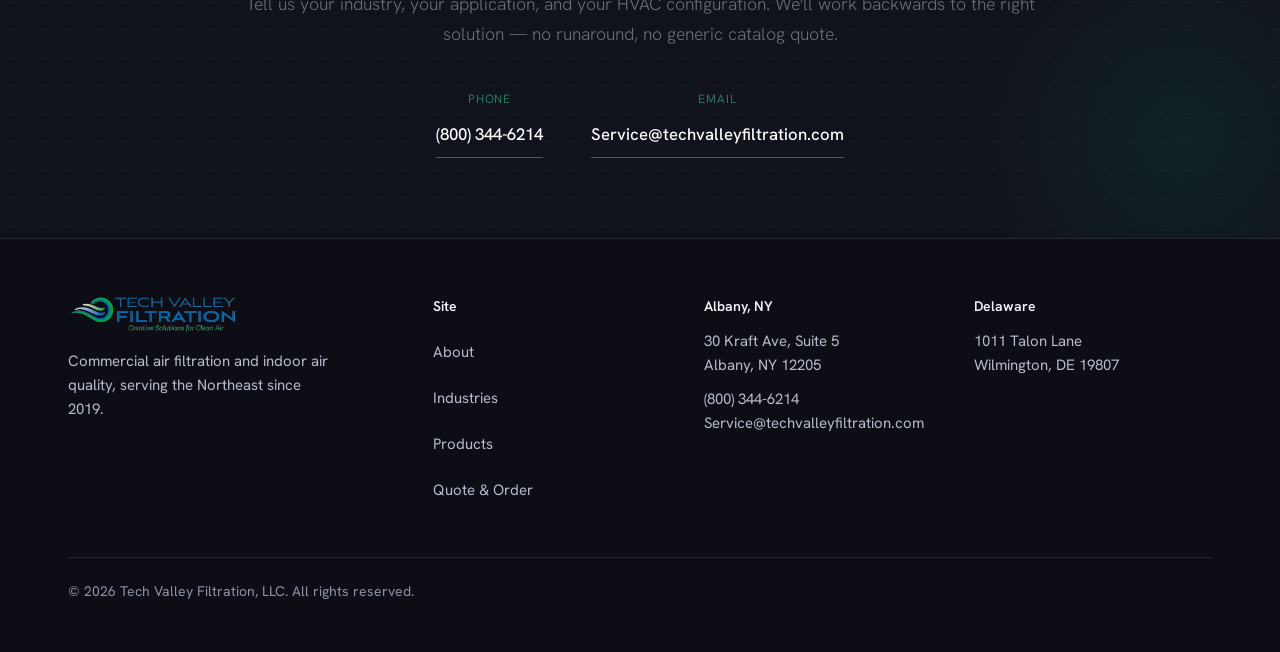
<file: industries.html>
<!DOCTYPE html>
<html lang="en">
<head>
    <meta charset="UTF-8">
    <meta name="viewport" content="width=device-width, initial-scale=1.0">
    <title>Industries We Serve | Tech Valley Filtration</title>
    <meta name="description" content="Specialized air filtration solutions for education, healthcare, government, and manufacturing facilities following NAFA best practices.">
    <link rel="preconnect" href="https://fonts.googleapis.com">
    <link href="https://fonts.googleapis.com/css2?family=Hanken+Grotesk:wght@400;500;600;700&display=swap" rel="stylesheet">
    <style>
    /* ═══════════════════════════════════════════════
       DESIGN TOKENS — matches homepage
    ═══════════════════════════════════════════════ */
    @import url('https://fonts.googleapis.com/css2?family=DM+Serif+Display:ital@0;1&family=Hanken+Grotesk:wght@400;500;600;700&display=swap');

    :root {
        --primary:      #0a1628;
        --primary-mid:  #0f1f3d;
        --accent:       #059669;
        --accent-bright:#10b981;
        --accent-glow:  rgba(5,150,105,0.3);
        --accent-light: #d1fae5;
        --gold:         #f59e0b;
        --blue:         #1e40af;
        --blue-bright:  #3b82f6;
        --white:        #ffffff;
        --off-white:    #f8fafc;
        --border:       #e2e8f0;
        --gray:         #64748b;
        --dark-card:    rgba(255,255,255,0.04);
        --dark-border:  rgba(255,255,255,0.1);
    }

    *, *::before, *::after { box-sizing: border-box; margin: 0; padding: 0; }
    html { scroll-behavior: smooth; }
    body { font-family:'Hanken Grotesk',system-ui,sans-serif; color: var(--t-ink); background: var(--t-surface); overflow-x: hidden; line-height: 1.7; }

    /* ── Nav (identical to homepage) ── */
    nav {
        position: sticky; top: 0; z-index: 1000;
        background: rgba(10,22,40,0.97);
        backdrop-filter: blur(12px);
        border-bottom: 1px solid rgba(255,255,255,0.08);
    }
    .nav-container {
        max-width: 1280px; margin: 0 auto; padding: 0 2rem;
        height: 68px; display: flex; align-items: center; justify-content: space-between; gap: 2rem;
    }
    .logo-img { height: 46px; width: auto; }
    .nav-links { display: flex; list-style: none; gap: 0.25rem; align-items: center; }
    .nav-links a {
        display: block; padding: 0.45rem 0.9rem; text-decoration: none;
        color: rgba(255,255,255,0.65); font-size: 0.875rem; font-weight: 500;
        letter-spacing: 0.02em; border-radius: 6px;
        transition: color 0.18s, background 0.18s; white-space: nowrap;
    }
    .nav-links a:hover { color: var(--t-ink); background: rgba(255,255,255,0.07); }
    .nav-links a[aria-current="page"] { color: var(--t-ink); font-weight: 600; background: rgba(255,255,255,0.09); }
    .nav-links a.active { color: var(--t-ink); background: rgba(255,255,255,0.07); }
    .nav-links li:last-child a {
        background: var(--t-green); color: var(--t-green-ink);
        font-weight: 600; padding: 0.45rem 1.1rem; letter-spacing: 0;
    }
    .nav-links li:last-child a:hover { background: var(--t-green-hi); }
    .mobile-menu-btn {
        display: none; background: none;
        border: 1px solid rgba(255,255,255,0.2); color: white;
        font-size: 1.25rem; cursor: pointer; border-radius: 6px; padding: 0.3rem 0.6rem;
    }

    /* ── Page Hero ── */
    .page-hero {
        background: var(--t-bg);
        padding: 5rem 2rem 4.5rem;
        position: relative; overflow: hidden;
    }
    .page-hero::before {
        content: '';
        position: absolute; inset: 0;
        background:
            radial-gradient(ellipse 70% 80% at 80% 50%, rgba(30,64,175,0.2) 0%, transparent 60%),
            radial-gradient(ellipse 50% 60% at 10% 80%, rgba(5,150,105,0.15) 0%, transparent 55%);
    }
    .page-hero::after {
        content: '';
        position: absolute; inset: 0;
        background-image: radial-gradient(circle, rgba(255,255,255,0.05) 1px, transparent 1px);
        background-size: 30px 30px;
    }
    .page-hero-inner {
        position: relative; z-index: 1;
        max-width: 1280px; margin: 0 auto;
    }
    .page-hero-eyebrow {
        display: inline-flex; align-items: center; gap: 0.5rem;
        font-family:'Hanken Grotesk',system-ui,sans-serif;
        font-size: 0.7rem; font-weight: 700; letter-spacing: 0.14em; text-transform: uppercase;
        color: var(--t-green-hi);
        background: rgba(16,185,129,0.1); border: 1px solid rgba(16,185,129,0.3);
        border-radius: 999px; padding: 0.35rem 1rem; margin-bottom: 1.5rem;
    }
    .page-hero h1 {
        font-family:'Hanken Grotesk',system-ui,sans-serif;
        font-size: clamp(2.25rem, 4vw, 3.5rem); font-weight: 400;
        color: var(--t-ink); line-height: 1.1; letter-spacing: -0.02em; margin-bottom: 1rem;
    }
    .page-hero h1 em { font-style: italic; color: var(--t-green-hi); }
    .page-hero p {
        font-size: 1.05rem; color: rgba(255,255,255,0.55); font-weight: 300;
        line-height: 1.75; max-width: 600px;
    }

    /* ── Section layout ── */
    .section { max-width: 1280px; margin: 0 auto; padding: 5rem 2rem; }
    .section-alt { background: var(--t-bg2); }

    .section-header {
        margin-bottom: 3rem; padding-bottom: 1rem;
        border-bottom: 3px solid var(--t-green);
    }
    .section-header h2 {
        font-family:'Hanken Grotesk',system-ui,sans-serif;
        font-size: 2.25rem; font-weight: 400; color: var(--t-ink); margin-bottom: 0.35rem;
    }
    .section-header p { color: var(--t-ink2); font-size: 0.95rem; font-weight: 300; }

    .section-header-center { text-align: center; margin-bottom: 3rem; }
    .section-header-center h2 {
        font-family:'Hanken Grotesk',system-ui,sans-serif;
        font-size: 2.25rem; font-weight: 400; margin-bottom: 0.5rem;
    }
    .section-header-center p { color: var(--t-ink2); font-size: 0.95rem; font-weight: 300; }

    /* ── CTA section (simple — for pages without the full contact form) ── */
    .cta-section {
        background: var(--t-bg); color: white;
        padding: 5rem 2rem; text-align: center;
        position: relative; overflow: hidden;
    }
    .cta-section::before {
        content: ''; position: absolute; inset: 0;
        background-image: radial-gradient(circle, rgba(255,255,255,0.04) 1px, transparent 1px);
        background-size: 28px 28px; pointer-events: none;
    }
    .cta-section::after {
        content: ''; position: absolute;
        bottom: -100px; right: -100px;
        width: 400px; height: 400px;
        background: radial-gradient(circle, rgba(5,150,105,0.12) 0%, transparent 70%);
        pointer-events: none;
    }
    .cta-section > * { position: relative; }
    .cta-section h2 {
        font-family:'Hanken Grotesk',system-ui,sans-serif;
        font-size: clamp(2rem, 3.5vw, 2.75rem); font-weight: 400; margin-bottom: 1rem;
    }
    .cta-section p { font-size: 1rem; color: rgba(255,255,255,0.55); font-weight: 300; margin-bottom: 2.5rem; }
    .cta-contact { display: flex; justify-content: center; gap: 3rem; flex-wrap: wrap; }
    .cta-contact-item { display: flex; flex-direction: column; gap: 0.3rem; }
    .cta-contact-item span {
        font-family:'Hanken Grotesk',system-ui,sans-serif;
        font-size: 0.65rem; text-transform: uppercase; letter-spacing: 0.1em; color: var(--t-green-hi);
    }
    .cta-contact-item a {
        color: white; text-decoration: none; font-weight: 600; font-size: 1.05rem;
        border-bottom: 1px solid rgba(255,255,255,0.2); padding-bottom: 2px;
        transition: color 0.2s, border-color 0.2s;
    }
    .cta-contact-item a:hover { color: var(--t-green-hi); border-color: var(--t-green-hi); }

    /* ── Footer (identical to homepage) ── */
    footer { background: var(--t-bg); color: white; padding: 4.5rem 2rem 2rem; }
    .footer-inner { max-width: 1280px; margin: 0 auto; }
    .footer-grid {
        display: grid; grid-template-columns: 2fr 1fr 1fr 1fr; gap: 3rem;
        margin-bottom: 3rem; padding-bottom: 3rem; border-bottom: 1px solid rgba(255,255,255,0.07);
    }
    .footer-brand p { color: rgba(255,255,255,0.4); font-size: 0.88rem; font-weight: 300; line-height: 1.8; margin-top: 1rem; }
    .footer-brand img { height: 44px; }
    .footer-col h4 {
        font-family:'Hanken Grotesk',system-ui,sans-serif; font-size: 0.68rem; text-transform: uppercase;
        letter-spacing: 0.12em; color: var(--t-green-hi); margin-bottom: 1.25rem;
    }
    .footer-col ul { list-style: none; }
    .footer-col li { margin-bottom: 0.6rem; }
    .footer-col a { color: rgba(255,255,255,0.45); text-decoration: none; font-size: 0.88rem; font-weight: 300; transition: color 0.2s; }
    .footer-col a:hover { color: white; }
    .footer-col p { color: rgba(255,255,255,0.45); font-size: 0.88rem; font-weight: 300; line-height: 1.8; }
    .footer-bottom { display: flex; justify-content: space-between; align-items: center; color: rgba(255,255,255,0.25); font-size: 0.8rem; }

    /* ── Shared responsive base ── */
    @media (max-width: 1024px) {
        .footer-grid { grid-template-columns: 1fr 1fr; gap: 2rem; }
    }
    @media (max-width: 768px) {
        .mobile-menu-btn { display: block; }
        .nav-links {
            display: none; flex-direction: column;
            position: absolute; top: 100%; left: 0; right: 0;
            background: rgba(10,22,40,0.98); backdrop-filter: blur(12px);
            padding: 1rem 2rem; border-bottom: 1px solid rgba(255,255,255,0.08);
            gap: 0.25rem; z-index: 999;
        }
        .nav-links.open { display: flex; }
            .nav-links a { color: rgba(255,255,255,0.8); padding: 0.6rem 0.5rem; }
        .nav-links a { color: rgba(255,255,255,0.7); padding: 0.6rem 0.5rem; }
        .nav-links li:last-child a { background: var(--t-green); border-radius: 6px; text-align: center; }
        .footer-grid { grid-template-columns: 1fr; }
        .preview-grid { grid-template-columns: 1fr; }
        .footer-bottom { flex-direction: column; gap: 0.5rem; text-align: center; }
        .cta-contact { gap: 1.5rem; }
    }

    /* ═══════════════════════════════════════════════
       INDUSTRIES — PREVIEW CARDS
    ═══════════════════════════════════════════════ */
    .preview-header { margin-bottom: 2rem; }
    .preview-header h2 { font-family:'Hanken Grotesk',system-ui,sans-serif; font-size: 1.5rem; font-weight: 400; margin-bottom: 0.35rem; }
    .preview-header p { color: var(--t-ink2); font-size: 0.9rem; font-weight: 300; }

    /* Image-card grid — matches actual HTML structure */
    .preview-grid {
        display: grid;
        grid-template-columns: repeat(3, 1fr);
        gap: 1.25rem;
        margin-bottom: 0;
    }
    .preview-card {
        background: var(--t-surface); border: 1px solid var(--t-line); border-radius: 12px;
        overflow: hidden; cursor: pointer;
        transition: transform 0.25s, box-shadow 0.25s, border-color 0.25s;
        text-decoration: none; color: inherit; display: block;
    }
    .preview-card:hover {
        border-color: var(--t-green);
        transform: translateY(-4px);
        box-shadow: 0 16px 40px rgba(0,0,0,0.1);
    }
    .preview-card-img {
        width: 100%; height: 160px;
        object-fit: cover; display: block;
        transition: transform 0.4s;
    }
    .preview-card:hover .preview-card-img { transform: scale(1.04); }
    .preview-card-body { padding: 1.25rem; }
    .preview-card-body h3 { font-size: 0.95rem; font-weight: 700; color: var(--t-ink); margin-bottom: 0.35rem; }
    .preview-card-body p { font-size: 0.82rem; color: var(--t-ink2); font-weight: 300; line-height: 1.6; }

    /* ═══════════════════════════════════════════════
       INDUSTRIES — TABS (preserved)
    ═══════════════════════════════════════════════ */

    .tabs-wrap {
        overflow-x: auto;
        -webkit-overflow-scrolling: touch;
        scrollbar-width: none;
        -ms-overflow-style: none;
        border-bottom: 2px solid var(--t-line);
        margin-bottom: 2rem;
    }
    .tabs-wrap::-webkit-scrollbar { display: none; }

    .tabs {
        display: flex;
        gap: 0;
        min-width: max-content;
    }

    .tab-btn {
        padding: 1rem 1.5rem;
        border: none;
        background: none;
        color: var(--t-ink2);
        font-family:'Hanken Grotesk',system-ui,sans-serif;
        font-size: 0.9rem;
        font-weight: 500;
        cursor: pointer;
        border-bottom: 2px solid transparent;
        margin-bottom: -2px;
        white-space: nowrap;
        transition: all 0.2s;
    }

    .tab-btn:hover { color: var(--t-ink); }

    .tab-btn.active {
        color: var(--t-green);
        border-bottom-color: var(--t-green);
    }

    .tab-content { display: none; }
    .tab-content.active {
        display: block;
        animation: fadeUp 0.3s ease;
        max-width: 960px;
        margin: 0 auto;
    }

    @keyframes fadeUp {
        from { opacity: 0; transform: translateY(8px); }
        to { opacity: 1; transform: translateY(0); }
    }

    /* ── Industry Tab layout ── */
    .industry-title-row {
        display: flex;
        align-items: center;
        gap: 2rem;
        margin-bottom: 3rem;
        padding-bottom: 2rem;
        border-bottom: 1px solid var(--t-line);
    }

    .industry-title-img {
        width: 110px;
        height: 110px;
        object-fit: cover;
        border-radius: 6px;
        border: 1px solid var(--t-line);
        flex-shrink: 0;
    }

    .industry-title h2 {
        font-family:'Hanken Grotesk',system-ui,sans-serif;
        font-size: 2.25rem;
        font-weight: 400;
        margin-bottom: 0.35rem;
    }

    .industry-title p {
        color: var(--t-ink2);
        font-size: 1rem;
        font-weight: 300;
    }

    .industry-body {
        display: grid;
        grid-template-columns: 2fr 1fr;
        gap: 3.5rem;
        margin-bottom: 3rem;
    }

    .industry-main h3 {
        font-size: 1.25rem;
        font-weight: 600;
        margin-bottom: 1rem;
        margin-top: 2rem;
    }

    .industry-main h3:first-child { margin-top: 0; }

    .industry-main p {
        color: var(--t-ink2);
        font-size: 0.95rem;
        font-weight: 300;
        margin-bottom: 1rem;
        line-height: 1.8;
    }

    .industry-main ul { list-style: none; margin: 1rem 0; }

    .industry-main li {
        padding: 0.5rem 0 0.5rem 1.5rem;
        position: relative;
        color: var(--t-ink2);
        font-size: 0.95rem;
        font-weight: 300;
    }

    .industry-main li::before {
        content: '';
        position: absolute;
        left: 0;
        top: 1.05rem;
        width: 6px;
        height: 6px;
        background: var(--t-green);
        border-radius: 50%;
    }

    /* Highlights sidebar */
    .highlights-box {
        background: var(--t-bg2);
        border: 1px solid var(--t-line);
        border-radius: 6px;
        padding: 2rem;
        height: fit-content;
    }

    .highlights-box h4 {
        font-size: 0.8rem;
        text-transform: uppercase;
        letter-spacing: 0.1em;
        color: var(--t-green);
        margin-bottom: 1.5rem;
    }

    .highlight-item {
        padding-bottom: 1.25rem;
        margin-bottom: 1.25rem;
        border-bottom: 1px solid var(--t-line);
    }

    .highlight-item:last-child {
        border-bottom: none;
        margin-bottom: 0;
        padding-bottom: 0;
    }

    .highlight-label {
        font-size: 0.8rem;
        font-weight: 600;
        color: var(--t-ink);
        margin-bottom: 0.2rem;
    }

    .highlight-value {
        font-family:'Hanken Grotesk',system-ui,sans-serif;
        font-size: 1.5rem;
        font-weight: 400;
        color: var(--t-green);
    }

    .highlight-desc {
        color: var(--t-ink2);
        font-size: 0.8rem;
        font-weight: 300;
        margin-top: 0.2rem;
    }

    /* Gallery */
    .gallery-section {
        background: var(--t-bg2);
        border: 1px solid var(--t-line);
        border-radius: 6px;
        padding: 2rem;
    }

    .gallery-section h3 {
        font-size: 1rem;
        font-weight: 600;
        margin-bottom: 1.25rem;
    }

    .gallery-grid {
        display: grid;
        grid-template-columns: repeat(4, 1fr);
        gap: 1rem;
    }

    .gallery-item {
        position: relative;
        border-radius: 4px;
        overflow: hidden;
        aspect-ratio: 16/10;
        border: 1px solid var(--t-line);
    }

    .gallery-item img {
        width: 100%;
        height: 100%;
        object-fit: cover;
        display: block;
    }

    .gallery-caption {
        position: absolute;
        bottom: 0;
        left: 0;
        right: 0;
        background: rgba(15,23,42,0.88);
        color: white;
        font-size: 0.75rem;
        padding: 0.4rem 0.6rem;
        transform: translateY(100%);
        transition: transform 0.25s;
    }

    .gallery-item:hover .gallery-caption { transform: translateY(0); }

    /* ── CTA ── */
    .cta-section {
        background: var(--t-bg);
        color: white;
        padding: 5rem 2rem;
        text-align: center;
    }

    .cta-section h2 {
        font-family:'Hanken Grotesk',system-ui,sans-serif;
        font-size: 2.5rem;
        font-weight: 400;
        margin-bottom: 1rem;
    }

    .cta-section p {
        font-size: 1.1rem;
        opacity: 0.7;
        font-weight: 300;
        margin-bottom: 2.5rem;
    }

    .cta-contact { display: flex; justify-content: center; gap: 3rem; flex-wrap: wrap; }

    .cta-contact-item { display: flex; flex-direction: column; gap: 0.25rem; }

    .cta-contact-item span {
        font-size: 0.75rem;
        text-transform: uppercase;
        letter-spacing: 0.08em;
        opacity: 0.5;
    }

    .cta-contact-item a {
        color: white;
        text-decoration: none;
        font-weight: 500;
        font-size: 1.05rem;
        border-bottom: 1px solid rgba(255,255,255,0.3);
        padding-bottom: 2px;
        transition: color 0.2s, border-color 0.2s;
    }

    .cta-contact-item a:hover { color: #6ee7b7; border-color: var(--t-green); }

    /* ── Footer ── */
    footer { background: var(--t-bg); color: white; padding: 4rem 2rem 2rem; }
    .footer-inner { max-width: 1200px; margin: 0 auto; }

    .footer-grid {
        display: grid;
        grid-template-columns: 2fr 1fr 1fr 1fr;
        gap: 3rem;
        margin-bottom: 3rem;
        padding-bottom: 3rem;
        border-bottom: 1px solid rgba(255,255,255,0.1);
    }

    .footer-brand p { color: rgba(255,255,255,0.5); font-size: 0.9rem; font-weight: 300; line-height: 1.8; margin-top: 1rem; }

    .footer-col h4 { font-size: 0.8rem; text-transform: uppercase; letter-spacing: 0.1em; color: var(--t-green); margin-bottom: 1.25rem; }
    .footer-col ul { list-style: none; }
    .footer-col li { margin-bottom: 0.6rem; }
    .footer-col a { color: rgba(255,255,255,0.55); text-decoration: none; font-size: 0.9rem; font-weight: 300; transition: color 0.2s; }
    .footer-col a:hover { color: white; }
    .footer-col p { color: rgba(255,255,255,0.55); font-size: 0.9rem; font-weight: 300; line-height: 1.8; }

    .footer-bottom { display: flex; justify-content: space-between; align-items: center; color: rgba(255,255,255,0.3); font-size: 0.85rem; }

    /* ── Responsive ── */
    @media (max-width: 1024px) {
        .gallery-grid { grid-template-columns: repeat(2, 1fr); }
        .industry-body { grid-template-columns: 1fr; }
        .footer-grid { grid-template-columns: 1fr 1fr; gap: 2rem; }
    }

    @media (max-width: 768px) {
        .mobile-menu-btn { display: block; }
        .nav-links { display: none; flex-direction: column; position: absolute; top: 100%; left: 0; right: 0; background: rgba(10,22,40,0.98); backdrop-filter: blur(12px); padding: 1rem 2rem; border-bottom: 1px solid rgba(255,255,255,0.08); gap: 0.25rem; z-index: 9999; }
        .nav-links.open { display: flex; }
            .nav-links a { color: rgba(255,255,255,0.8); padding: 0.6rem 0.5rem; }
        .page-hero h1 { font-size: 2.25rem; }
        .industry-title-row { flex-direction: column; text-align: center; }
        .footer-grid { grid-template-columns: 1fr; }
        .preview-grid { grid-template-columns: 1fr; }
        .footer-bottom { flex-direction: column; gap: 0.5rem; text-align: center; }
    }

    /* SMS float button */
    .sms-float-btn {
        position: fixed; bottom: 1.5rem; right: 1.5rem;
        background: var(--t-green); color: var(--t-green-ink); text-decoration: none;
        padding: 0.85rem 1.4rem; border-radius: 50px;
        font-family:'Hanken Grotesk',system-ui,sans-serif; font-weight: 700; font-size: 0.9rem;
        display: flex; align-items: center; gap: 0.5rem;
        box-shadow: 0 4px 20px rgba(5,150,105,0.45); z-index: 9999;
        transition: transform 0.2s, box-shadow 0.2s, background 0.2s;
        letter-spacing: 0.01em;
    }
    .sms-float-btn:hover { transform: translateY(-3px) scale(1.02); box-shadow: 0 8px 32px rgba(5,150,105,0.6); background: var(--t-green-hi); }
    @media (max-width: 768px) {
        .sms-float-btn span { display: none; }
        .sms-float-btn { width: 56px; height: 56px; border-radius: 50%; justify-content: center; font-size: 1.4rem; padding: 0; }
    }
</style>
<link rel="canonical" href="https://techvalleyfiltration.com/industries.html">
<link rel="icon" type="image/png" href="ImageAssets/logo-transparent.png">

<meta property="og:type" content="website">
<meta property="og:site_name" content="Tech Valley Filtration">
<meta property="og:title" content="Industries We Serve | Tech Valley Filtration">
<meta property="og:description" content="Specialized air filtration solutions for education, healthcare, government, and manufacturing facilities following NAFA best practices.">
<meta property="og:url" content="https://techvalleyfiltration.com/industries.html">
<meta property="og:image" content="https://techvalleyfiltration.com/ImageAssets/logo-transparent.png">
<meta name="twitter:card" content="summary">
<meta name="twitter:title" content="Industries We Serve | Tech Valley Filtration">
<meta name="twitter:description" content="Specialized air filtration solutions for education, healthcare, government, and manufacturing facilities following NAFA best practices.">
<meta name="twitter:image" content="https://techvalleyfiltration.com/ImageAssets/logo-transparent.png">

<meta name="google-site-verification" content="RfB7fsR8nvl1SEIrdiZfe_AjPQJ2SG3FxFRal27xsy8" />

<!-- Google tag (gtag.js) -->
<script async src="https://www.googletagmanager.com/gtag/js?id=G-WML500RV4E"></script>
<script>
  window.dataLayer = window.dataLayer || [];
  function gtag(){dataLayer.push(arguments);}
  gtag('js', new Date());
  gtag('config', 'G-WML500RV4E');
</script>

<script type="application/ld+json">
{
  "@context": "https://schema.org",
  "@type": ["LocalBusiness", "HVACBusiness"],
  "name": "Tech Valley Filtration",
  "legalName": "Tech Valley Filtration, LLC",
  "image": "https://techvalleyfiltration.com/ImageAssets/logo-transparent.png",
  "logo": "https://techvalleyfiltration.com/ImageAssets/logo-transparent.png",
  "url": "https://techvalleyfiltration.com/",
  "telephone": "+1-800-344-6214",
  "email": "Service@techvalleyfiltration.com",
  "address": {
    "@type": "PostalAddress",
    "streetAddress": "30 Kraft Ave, Suite 5",
    "addressLocality": "Albany",
    "addressRegion": "NY",
    "postalCode": "12205",
    "addressCountry": "US"
  },
  "areaServed": ["Albany, NY", "Troy, NY", "Schenectady, NY", "Capital Region NY", "Northeastern United States"],
  "priceRange": "$$",
  "foundingDate": "2019",
  "description": "Commercial HVAC air filtration, UV-C disinfection, and indoor air quality solutions serving educational, healthcare, government, and industrial facilities across the Northeast."
}
</script>

<link rel="stylesheet" href="tvf-theme.css">
</head>
<body>

    <!-- Navigation -->
    <a class="tvf-skip" href="#main">Skip to content</a>
<header class="tvf-nav" id="tvfNav"><div class="tvf-wrap">
    <a class="tvf-logo" href="index.html" aria-label="Tech Valley Filtration home"><img src="assets/logo.png" alt="Tech Valley Filtration" width="640" height="133" loading="lazy" decoding="async"></a>
    <button class="tvf-menu" id="menuBtn" aria-expanded="false" aria-controls="navLinks">Menu</button>
    <ul id="navLinks">
      <li><a href="index.html">Home</a></li>
      <li><a href="about.html">About</a></li>
      <li><a href="industries.html" aria-current="page">Industries</a></li>
      <li><a href="products.html">Products</a></li>
      <li><a href="index.html#quote">Contact</a></li>
      <li><a class="tvf-cta" href="quote.html">Quote &amp; Order</a></li>
    </ul></div></header>
<main id="main">

    <!-- Hero -->
    <section class="page-hero">
        <div class="page-hero-inner">
            <div class="page-hero-eyebrow">NAFA &amp; ASHRAE Compliant Solutions</div>
            <h1>Industries We <em>Serve</em></h1>
            <p>Every industry has different indoor air quality requirements — from schools to healthcare to manufacturing. We know yours.</p>
        </div>
    </section>

    <!-- Preview Cards -->
    <div class="section">
        <div class="preview-header">
            <h2>Select Your Industry</h2>
            <p>Click your sector for NAFA-based filtration recommendations tailored to your application.</p>
        </div>
        <div class="preview-grid">
            <div class="preview-card" onclick="openTab('education')">
                <img class="preview-card-img" src="ImageAssets/College-Univeristy-classroom.jpg" alt="Higher Education" loading="lazy" decoding="async" width="1400" height="788">
                <div class="preview-card-body">
                    <h3>Higher Education</h3>
                    <p>Universities and colleges requiring MERV 13+ filtration for classrooms, labs, and dormitories</p>
                </div>
            </div>
            <div class="preview-card" onclick="openTab('schools')">
                <img class="preview-card-img" src="ImageAssets/elementaryhall.jpg" alt="K-12 Schools" loading="lazy" decoding="async" width="1400" height="933">
                <div class="preview-card-body">
                    <h3>K-12 Schools</h3>
                    <p>Air filtration for elementary through high schools, supporting student health and performance through superior indoor air quality</p>
                </div>
            </div>
            <div class="preview-card" onclick="openTab('healthcare')">
                <img class="preview-card-img" src="ImageAssets/industries/photo-1538108149393-fbbd81895907-800.jpg" alt="Healthcare" loading="lazy" decoding="async" width="800" height="500">
                <div class="preview-card-body">
                    <h3>Healthcare &amp; Senior Living</h3>
                    <p>Hospitals and care facilities requiring HEPA and MERV 14+ for infection control</p>
                </div>
            </div>
            <div class="preview-card" onclick="openTab('government')">
                <img class="preview-card-img" src="ImageAssets/industries/photo-1497366216548-37526070297c-800.jpg" alt="Government & Commercial" loading="lazy" decoding="async" width="800" height="534">
                <div class="preview-card-body">
                    <h3>Government &amp; Commercial</h3>
                    <p>Office buildings and public facilities meeting ASHRAE standards for occupant health</p>
                </div>
            </div>
            <div class="preview-card" onclick="openTab('libraries')">
                <img class="preview-card-img" src="ImageAssets/industries/photo-1481627834876-b7833e8f5570-800.jpg" alt="Libraries & Museums" loading="lazy" decoding="async" width="800" height="740">
                <div class="preview-card-body">
                    <h3>Libraries &amp; Museums</h3>
                    <p>Cultural institutions protecting collections with specialized filtration systems</p>
                </div>
            </div>
            <div class="preview-card" onclick="openTab('manufacturing')">
                <img class="preview-card-img" src="ImageAssets/industries/photo-1504328345606-18bbc8c9d7d1-800.jpg" alt="Manufacturing" loading="lazy" decoding="async" width="800" height="533">
                <div class="preview-card-body">
                    <h3>Manufacturing</h3>
                    <p>Industrial facilities requiring process filtration and worker protection</p>
                </div>
            </div>
            <div class="preview-card" onclick="openTab('firing-ranges')">
                <img class="preview-card-img" src="ImageAssets/industries/photo-1595590424283-b8f17842773f-800.jpg" alt="Indoor Firing Ranges" loading="lazy" decoding="async" width="800" height="533">
                <div class="preview-card-body">
                    <h3>Indoor Firing Ranges</h3>
                    <p>HEPA exhaust filtration and lead containment — OSHA compliance isn't optional here</p>
                </div>
            </div>
            <div class="preview-card" onclick="openTab('infection-control')">
                <img class="preview-card-img" src="ImageAssets/industries/photo-1584036561566-baf8f5f1b144-800.jpg" alt="Infection Control" loading="lazy" decoding="async" width="800" height="450">
                <div class="preview-card-body">
                    <h3>Infection Control</h3>
                    <p>MERV 13+ and UV-C layered systems for airborne transmission risk reduction</p>
                </div>
            </div>
            <div class="preview-card" onclick="openTab('cannabis')">
                <img class="preview-card-img" src="ImageAssets/industries/photo-1536819114556-1e10f967fb61-800.jpg" alt="Cannabis Cultivation" loading="lazy" decoding="async" width="800" height="533">
                <div class="preview-card-body">
                    <h3>Cannabis Cultivation</h3>
                    <p>Carbon filtration and negative pressure systems for odor control and licensing compliance</p>
                </div>
            </div>
            <div class="preview-card" onclick="openTab('data-centers')">
                <img class="preview-card-img" src="ImageAssets/industries/photo-1558494949-ef010cbdcc31-800.jpg" alt="Computer Data Centers" loading="lazy" decoding="async" width="800" height="449">
                <div class="preview-card-body">
                    <h3>Computer Data Centers</h3>
                    <p>Mission-critical IT infrastructure requiring precision filtration and molecular contamination control</p>
                </div>
            </div>
        </div>
    </div>

    <!-- Detailed Tabs -->
    <div class="section-alt">
        <div class="section" style="padding-top:3rem;">
            <div class="tabs-wrap">
                <div class="tabs">
                    <button class="tab-btn active" onclick="openTab('education')">Higher Education</button>
                    <button class="tab-btn" onclick="openTab('schools')">K-12 Schools</button>
                    <button class="tab-btn" onclick="openTab('healthcare')">Healthcare &amp; Senior Living</button>
                    <button class="tab-btn" onclick="openTab('government')">Government &amp; Commercial</button>
                    <button class="tab-btn" onclick="openTab('libraries')">Libraries &amp; Museums</button>
                    <button class="tab-btn" onclick="openTab('manufacturing')">Manufacturing</button>
                    <button class="tab-btn" onclick="openTab('firing-ranges')">Indoor Firing Ranges</button>
                    <button class="tab-btn" onclick="openTab('infection-control')">Infection Control</button>
                    <button class="tab-btn" onclick="openTab('cannabis')">Cannabis Cultivation</button>
                    <button class="tab-btn" onclick="openTab('data-centers')">Computer Data Centers</button>
                </div>
            </div>

            <!-- Education -->
            <div id="education" class="tab-content active">
                <div class="industry-title-row">
                    <img class="industry-title-img" src="ImageAssets/College-Univeristy-classroom.jpg" alt="Higher Education" loading="lazy" decoding="async" width="1400" height="788">
                    <div class="industry-title">
                        <h2>Higher Education Facilities</h2>
                        <p>MERV 13+ filtration for classrooms, labs, and dormitories — built to NAFA best practice.</p>
                    </div>
                </div>
                <div class="industry-body">
                    <div class="industry-main">
                        <h3>IAQ in Higher Education: What the Research Shows</h3>
                        <p>Cleaner air measurably improves student performance, attendance, and long-term health outcomes. University and college facilities face some of the most complex IAQ challenges in the commercial sector — diverse building types, high occupancy density, and air quality demands that vary sharply across classrooms, science labs, libraries, dormitories, and athletic facilities.</p>
                        <p>Deferred filtration maintenance isn't just an IAQ problem — it's a budget problem. Fouled coils and inadequate filters drive up energy costs, accelerate equipment wear, and create costly repair cycles. We follow NAFA best practice, not just whatever meets minimum code.</p>
                        <h3>NAFA Best Practice Standards</h3>
                        <ul>
                            <li><strong>MERV 13 or Higher</strong> — Removes 90%+ of particles in the 3–10 micron range, including allergens, dust, and common airborne contaminants</li>
                            <li><strong>Equipment Protection</strong> — Specialized filtration for server rooms, data centers, and mechanical equipment spaces</li>
                            <li><strong>Renovation Support</strong> — Temporary HEPA filtration during construction to protect occupied areas</li>
                            <li><strong>Kitchen &amp; Food Service</strong> — Grease filtration and odor control for dining facilities</li>
                            <li><strong>Science Buildings</strong> — Enhanced filtration with fume hood exhaust considerations</li>
                        </ul>
                    </div>
                    <div class="highlights-box">
                        <h4>Key Standards</h4>
                        <div class="highlight-item">
                            <div class="highlight-label">Recommended Filter Rating</div>
                            <div class="highlight-value">MERV 13+</div>
                            <div class="highlight-desc">For general classrooms and occupied spaces</div>
                        </div>
                        <div class="highlight-item">
                            <div class="highlight-label">Special Areas</div>
                            <div class="highlight-value">MERV 14</div>
                            <div class="highlight-desc">Science labs, data centers, server rooms</div>
                        </div>
                        <div class="highlight-item">
                            <div class="highlight-label">Benefits</div>
                            <div class="highlight-value">Better Learning</div>
                            <div class="highlight-desc">Improved student performance and attendance</div>
                        </div>
                        <div class="highlight-item">
                            <div class="highlight-label">Standards Based On</div>
                            <div class="highlight-value">NAFA Guidelines</div>
                            <div class="highlight-desc">National Air Filtration Association Best Practices</div>
                        </div>
                    </div>
                </div>
            </div>

            <!-- K-12 Schools -->
            <div id="schools" class="tab-content">
                <div class="industry-title-row">
                    <img class="industry-title-img" src="ImageAssets/elementaryhall.jpg" alt="K-12 Schools" loading="lazy" decoding="async" width="1400" height="933">
                    <div class="industry-title">
                        <h2>K-12 Schools &amp; Districts</h2>
                        <p>Children breathe faster than adults — pound for pound, they inhale more of whatever's in the air. The filtration standard in their classrooms matters.</p>
                    </div>
                </div>
                <div class="industry-body">
                    <div class="industry-main">
                        <h3>The IAQ Case for K-12 Facilities</h3>
                        <p>Children have developing respiratory systems and breathe at higher rates than adults — they're more exposed to whatever's circulating in their classrooms. Studies consistently show that MERV 13 filtration in K-12 spaces improves test scores, attendance, and long-term health outcomes. That's not a hypothetical. It's measurable.</p>
                        <p>Most K-12 buildings are running MERV 8 — the ASHRAE minimum. NAFA best practice calls for MERV 13. That gap represents real exposure for students and staff every day the building is occupied. We help districts understand the difference and make the right upgrade for their system and budget.</p>
                        <h3>NAFA Best Practice Standards</h3>
                        <ul>
                            <li><strong>MERV 13 Minimum</strong> — Recommended for all classrooms and occupied learning spaces</li>
                            <li><strong>Unit Ventilators</strong> — Common in schools, require proper filter sizing and maintenance</li>
                            <li><strong>Science Labs</strong> — Enhanced filtration with fume hood considerations</li>
                            <li><strong>Gymnasiums &amp; Cafeterias</strong> — Higher air change rates with appropriate filtration</li>
                            <li><strong>Renovation Protection</strong> — Temporary HEPA filtration during construction projects</li>
                        </ul>
                        <h3>Facility Types We Support</h3>
                        <p>Elementary schools, middle schools, high schools, vocational tech centers, district administration buildings, gymnasiums, performing arts centers, and school libraries — including older buildings with unit ventilators and non-standard filter sizes we can custom-size to fit.</p>
                    </div>
                    <div class="highlights-box">
                        <h4>Key Standards</h4>
                        <div class="highlight-item">
                            <div class="highlight-label">Classrooms</div>
                            <div class="highlight-value">MERV 13</div>
                            <div class="highlight-desc">For optimal learning environment</div>
                        </div>
                        <div class="highlight-item">
                            <div class="highlight-label">Special Spaces</div>
                            <div class="highlight-value">MERV 14</div>
                            <div class="highlight-desc">Science labs and mechanical rooms</div>
                        </div>
                        <div class="highlight-item">
                            <div class="highlight-label">Benefits</div>
                            <div class="highlight-value">Improved Learning</div>
                            <div class="highlight-desc">Better test scores and attendance</div>
                        </div>
                        <div class="highlight-item">
                            <div class="highlight-label">Protection</div>
                            <div class="highlight-value">Vulnerable Youth</div>
                            <div class="highlight-desc">Children breathe faster than adults</div>
                        </div>
                    </div>
                </div>
                    </div>
                </div>
            </div>

            <!-- Healthcare -->
            <div id="healthcare" class="tab-content">
                <div class="industry-title-row">
                    <img class="industry-title-img" src="ImageAssets/industries/photo-1538108149393-fbbd81895907-300.jpg" alt="Healthcare" loading="lazy" decoding="async" width="300" height="188">
                    <div class="industry-title">
                        <h2>Healthcare &amp; Senior Living</h2>
                        <p>HEPA and MERV 14+ for infection control. Your patients and residents are often immunocompromised — the air quality standard has to reflect that.</p>
                    </div>
                </div>
                <div class="industry-body">
                    <div class="industry-main">
                        <h3>The Stakes Are Higher Here</h3>
                        <p>Hospitals, surgical centers, and senior living communities face regulatory compliance requirements that set the floor — not the ceiling. Airborne pathogens circulate through HVAC systems. Immunocompromised patients and elderly residents have reduced ability to cope with airborne contaminants. The right filtration can directly affect patient outcomes.</p>
                        <p>Regulatory compliance is a starting point. We help healthcare and senior living facilities build above it — specifying MERV 14+ for general patient areas, HEPA for isolation rooms and surgical suites, and UV-C where additional pathogen inactivation is warranted.</p>
                        <h3>Filtration Standards by Space Type</h3>
                        <ul>
                            <li><strong>MERV 14 Filtration</strong> — Removes 90% of particles in the 1.0–3.0 micron range, critical for infection control</li>
                            <li><strong>HEPA Systems</strong> — 99.97% efficiency at 0.3 microns for isolation rooms and surgical areas</li>
                            <li><strong>UV-C Disinfection</strong> — Additional pathogen elimination for enhanced patient protection</li>
                            <li><strong>Molecular Filtration</strong> — Odor and VOC removal for patient comfort</li>
                            <li><strong>Senior Living Solutions</strong> — Graduated filtration from independent to skilled nursing</li>
                        </ul>
                    </div>
                    <div class="highlights-box">
                        <h4>Key Standards</h4>
                        <div class="highlight-item">
                            <div class="highlight-label">Independent Living</div>
                            <div class="highlight-value">MERV 13</div>
                            <div class="highlight-desc">For active senior apartments</div>
                        </div>
                        <div class="highlight-item">
                            <div class="highlight-label">Assisted Living</div>
                            <div class="highlight-value">MERV 14</div>
                            <div class="highlight-desc">Enhanced protection for vulnerable residents</div>
                        </div>
                        <div class="highlight-item">
                            <div class="highlight-label">Skilled Nursing</div>
                            <div class="highlight-value">MERV 14+</div>
                            <div class="highlight-desc">Hospital-grade infection control</div>
                        </div>
                        <div class="highlight-item">
                            <div class="highlight-label">Critical Areas</div>
                            <div class="highlight-value">HEPA</div>
                            <div class="highlight-desc">99.97% efficiency for surgical areas</div>
                        </div>
                    </div>
                </div>
                    </div>
                </div>
            </div>

            <!-- Government -->
            <div id="government" class="tab-content">
                <div class="industry-title-row">
                    <img class="industry-title-img" src="ImageAssets/industries/photo-1497366216548-37526070297c-300.jpg" alt="Government & Commercial" loading="lazy" decoding="async" width="300" height="200">
                    <div class="industry-title">
                        <h2>Government &amp; Commercial Buildings</h2>
                        <p>MERV 8 is the ASHRAE 62.1 minimum. MERV 13 is the standard that actually protects your occupants — and your liability exposure.</p>
                    </div>
                </div>
                <div class="industry-body">
                    <div class="industry-main">
                        <h3>Poor IAQ Is a Productivity and Liability Issue</h3>
                        <p>Indoor air quality directly affects occupant health, comfort, and productivity in commercial and government buildings. Poor IAQ drives higher rates of respiratory illness, absenteeism, and reduced cognitive performance — all measurable, all preventable with the right filtration approach.</p>
                        <p>Modern commercial buildings face compounding IAQ challenges: tighter building envelopes, synthetic materials off-gassing VOCs, cleaning products, equipment emissions, and outdoor PM2.5 infiltration. ASHRAE Standard 62.1 sets the minimum ventilation and filtration requirements. We help you meet them — and exceed them where it matters.</p>
                        <h3>From Minimum Code to Best Practice</h3>
                        <ul>
                            <li><strong>MERV 8 Minimum Standard</strong> — Required by ASHRAE 62.1 for acceptable indoor air quality</li>
                            <li><strong>MERV 13 Recommended</strong> — Best practice for superior occupant health and comfort</li>
                            <li><strong>Equipment Rooms</strong> — Enhanced filtration for data centers and server rooms</li>
                            <li><strong>Renovation Protection</strong> — Temporary filtration during construction activities</li>
                            <li><strong>Energy Efficiency</strong> — Balanced approach to clean air and operating costs</li>
                        </ul>
                        <h3>Facility Types We Support</h3>
                        <p>Government office buildings, state agencies, municipal facilities, courthouses, transportation hubs, commercial office towers, retail spaces, restaurants, hospitality, and places of public assembly throughout the Northeast.</p>
                    </div>
                    <div class="highlights-box">
                        <h4>Key Standards</h4>
                        <div class="highlight-item">
                            <div class="highlight-label">ASHRAE Minimum</div>
                            <div class="highlight-value">MERV 8</div>
                            <div class="highlight-desc">Required by Standard 62.1</div>
                        </div>
                        <div class="highlight-item">
                            <div class="highlight-label">Best Practice</div>
                            <div class="highlight-value">MERV 13</div>
                            <div class="highlight-desc">NAFA recommended for commercial spaces</div>
                        </div>
                        <div class="highlight-item">
                            <div class="highlight-label">Benefits</div>
                            <div class="highlight-value">20% More</div>
                            <div class="highlight-desc">Potential productivity gains from better IAQ</div>
                        </div>
                        <div class="highlight-item">
                            <div class="highlight-label">Compliance</div>
                            <div class="highlight-value">ASHRAE 62.1</div>
                            <div class="highlight-desc">Ventilation for Acceptable Indoor Air Quality</div>
                        </div>
                    </div>
                </div>
                    </div>
                </div>
            </div>

            <!-- Libraries -->
            <div id="libraries" class="tab-content">
                <div class="industry-title-row">
                    <img class="industry-title-img" src="ImageAssets/industries/photo-1481627834876-b7833e8f5570-300.jpg" alt="Libraries & Museums" loading="lazy" decoding="async" width="300" height="277">
                    <div class="industry-title">
                        <h2>Libraries, Archives &amp; Museums</h2>
                        <p>Particulates don't just affect air quality — they degrade paper, textiles, and artifacts. Filtration is a preservation tool, not just an occupant comfort measure.</p>
                    </div>
                </div>
                <div class="industry-body">
                    <div class="industry-main">
                        <h3>Filtration as a Preservation Tool</h3>
                        <p>Libraries, archives, and museums have two distinct IAQ mandates: protecting their collections and protecting their visitors. Fine particulates cause paper yellowing, textile degradation, and surface damage to artifacts over time. Gaseous contaminants — sulfur compounds, ozone, VOCs — accelerate chemical breakdown of organic materials.</p>
                        <p>High-traffic public spaces also require filtration that keeps visitors and staff comfortable. The right approach layers MERV 13–14 particulate filtration with molecular (gas-phase) filtration and, for special collections, HEPA for the most sensitive storage environments.</p>
                        <h3>What We Recommend for Cultural Institutions</h3>
                        <ul>
                            <li><strong>MERV 13–14 Standard</strong> — Removes particulates that can damage paper, textiles, and artifacts</li>
                            <li><strong>Molecular Filtration</strong> — Removes gaseous contaminants that cause document degradation</li>
                            <li><strong>Public Spaces</strong> — High-efficiency filtration for reading rooms and galleries</li>
                            <li><strong>Storage Areas</strong> — Enhanced filtration to protect collections during storage</li>
                            <li><strong>Special Collections</strong> — HEPA filtration for rare books and sensitive materials</li>
                        </ul>
                        <h3>Facility Types We Support</h3>
                        <p>Public libraries, university libraries, special collections, archives, museums, art galleries, historical societies, and rare book collections — including older facilities with non-standard HVAC configurations.</p>
                    </div>
                    <div class="highlights-box">
                        <h4>Key Standards</h4>
                        <div class="highlight-item">
                            <div class="highlight-label">Public Areas</div>
                            <div class="highlight-value">MERV 13</div>
                            <div class="highlight-desc">Reading rooms and galleries</div>
                        </div>
                        <div class="highlight-item">
                            <div class="highlight-label">Collections Storage</div>
                            <div class="highlight-value">MERV 14</div>
                            <div class="highlight-desc">Archives and rare materials</div>
                        </div>
                        <div class="highlight-item">
                            <div class="highlight-label">Molecular</div>
                            <div class="highlight-value">Gas Phase</div>
                            <div class="highlight-desc">Prevents paper degradation</div>
                        </div>
                        <div class="highlight-item">
                            <div class="highlight-label">Goal</div>
                            <div class="highlight-value">Preservation</div>
                            <div class="highlight-desc">Protecting irreplaceable collections</div>
                        </div>
                    </div>
                </div>
                    </div>
                </div>
            </div>

            <!-- Manufacturing -->
            <div id="manufacturing" class="tab-content">
                <div class="industry-title-row">
                    <img class="industry-title-img" src="ImageAssets/industries/photo-1504328345606-18bbc8c9d7d1-300.jpg" alt="Manufacturing" loading="lazy" decoding="async" width="300" height="200">
                    <div class="industry-title">
                        <h2>Manufacturing &amp; Industrial</h2>
                        <p>Worker protection starts with source capture and the right filtration approach for your process. One-size-fits-all doesn't work here.</p>
                    </div>
                </div>
                <div class="industry-body">
                    <div class="industry-main">
                        <h3>Industrial Filtration Isn't One-Size-Fits-All</h3>
                        <p>Manufacturing facilities generate process-specific contaminants — particulates, chemical vapors, metal dusts, biological materials — that require targeted filtration solutions. The wrong filter doesn't just affect air quality; it affects worker safety, OSHA compliance, and process quality simultaneously.</p>
                        <p>We approach industrial filtration by starting with your application: what's being produced, what contaminants are generated, what regulatory requirements apply, and what your HVAC system can actually handle. From there, we build a system that works for your process — not a generic catalog selection.</p>
                        <h3>Filtration Built for Your Process</h3>
                        <ul>
                            <li><strong>Process Filtration</strong> — Custom solutions for manufacturing-specific contaminants</li>
                            <li><strong>Paint Booth Overspray</strong> — EPA Method 319 compliant systems for aerospace and automotive</li>
                            <li><strong>Food Manufacturing</strong> — Sanitary design meeting FDA requirements</li>
                            <li><strong>HEPA Filtration</strong> — Critical for semiconductor, pharmaceutical, and cleanroom applications</li>
                            <li><strong>Dust Collection</strong> — Particulate control for woodworking, metalworking, and powder handling</li>
                            <li><strong>Molecular Filtration</strong> — Chemical vapor and odor removal</li>
                        </ul>
                        <h3>Industrial Sectors We Support</h3>
                        <p>Food and beverage processing, pharmaceutical manufacturing, automotive and aerospace, semiconductor and electronics, chemical processing, metalworking, woodworking, and general manufacturing — with custom-sized filters and specialized media when standard catalog options don't fit your application.</p>
                    </div>
                    <div class="highlights-box">
                        <h4>Key Standards</h4>
                        <div class="highlight-item">
                            <div class="highlight-label">General Manufacturing</div>
                            <div class="highlight-value">MERV 11–14</div>
                            <div class="highlight-desc">Based on process requirements</div>
                        </div>
                        <div class="highlight-item">
                            <div class="highlight-label">Paint Booths</div>
                            <div class="highlight-value">EPA 319</div>
                            <div class="highlight-desc">Aerospace overspray compliance</div>
                        </div>
                        <div class="highlight-item">
                            <div class="highlight-label">Cleanrooms</div>
                            <div class="highlight-value">HEPA</div>
                            <div class="highlight-desc">99.97% at 0.3 microns</div>
                        </div>
                        <div class="highlight-item">
                            <div class="highlight-label">Compliance</div>
                            <div class="highlight-value">OSHA/EPA</div>
                            <div class="highlight-desc">Worker safety and environmental standards</div>
                        </div>
                    </div>
                </div>
                    </div>
                </div>
            </div>

            <!-- Firing Ranges -->
            <div id="firing-ranges" class="tab-content">
                <div class="industry-title-row">
                    <img class="industry-title-img" src="ImageAssets/industries/photo-1595590424283-b8f17842773f-300.jpg" alt="Indoor Firing Ranges" loading="lazy" decoding="async" width="300" height="200">
                    <div class="industry-title">
                        <h2>Indoor Firing Ranges</h2>
                        <p>HEPA filtration isn't optional in firing ranges — it's what protects your staff, your shooters, and your license. OSHA's lead exposure limits leave no room for an inadequate system.</p>
                    </div>
                </div>
                <div class="industry-body">
                    <div class="industry-main">
                        <h3>What's at Stake Without the Right System</h3>
                        <p>Every shot fired in an indoor range releases lead dust and toxic combustion byproducts. OSHA's permissible exposure limit for lead is 50 micrograms per cubic meter over 8 hours — and lead accumulates. Without HEPA-rated exhaust filtration and proper pre-filter staging, that exposure builds over time for every employee, instructor, and regular shooter in the facility.</p>
                        <p>Lead exposure causes fatigue, neurological damage, and reproductive harm. Spent filters loaded with lead are RCRA-regulated hazardous waste. This is a compliance environment that requires a filtration system built specifically for it — not a general commercial HVAC solution.</p>
                        <h3>What OSHA and NAFA Require</h3>
                        <ul>
                            <li><strong>HEPA Filtration Required</strong> — 99.97% efficiency at 0.3 microns for exhaust air</li>
                            <li><strong>MERV 14 Make-Up Air</strong> — Protects HVAC equipment and provides clean breathing air</li>
                            <li><strong>Pre-Filtration</strong> — MERV 8 and MERV 14 pre-filters extend HEPA life</li>
                            <li><strong>Molecular Filtration</strong> — Removes carbon monoxide and nitrogen oxides when recirculating</li>
                            <li><strong>Specialized Framing</strong> — HEPA-rated housings to prevent bypass leakage</li>
                        </ul>
                        <h3>Compliance Requirements</h3>
                        <p>All systems must meet OSHA standards, EPA regulations, and NIOSH guidelines. Regular filter monitoring, documented replacement schedules, proper RCRA hazardous waste disposal of spent filters, and certified installation testing are mandatory. We supply the right filter products and can help you build the maintenance protocol that keeps your range compliant.</p>
                    </div>
                    <div class="highlights-box">
                        <h4>Key Standards</h4>
                        <div class="highlight-item">
                            <div class="highlight-label">Exhaust Air</div>
                            <div class="highlight-value">HEPA Required</div>
                            <div class="highlight-desc">99.97% at 0.3 microns mandatory</div>
                        </div>
                        <div class="highlight-item">
                            <div class="highlight-label">Make-Up Air</div>
                            <div class="highlight-value">MERV 14</div>
                            <div class="highlight-desc">Clean breathing zone air</div>
                        </div>
                        <div class="highlight-item">
                            <div class="highlight-label">OSHA Limit</div>
                            <div class="highlight-value">50 μg/m³</div>
                            <div class="highlight-desc">Lead exposure limit (8-hour)</div>
                        </div>
                        <div class="highlight-item">
                            <div class="highlight-label">Compliance</div>
                            <div class="highlight-value">Mandatory</div>
                            <div class="highlight-desc">OSHA, EPA, NIOSH regulations</div>
                        </div>
                    </div>
                </div>
            </div>

            <!-- Infection Control -->
            <div id="infection-control" class="tab-content">
                <div class="industry-title-row">
                    <img class="industry-title-img" src="ImageAssets/industries/photo-1584036561566-baf8f5f1b144-300.jpg" alt="Infection Control" loading="lazy" decoding="async" width="300" height="169">
                    <div class="industry-title">
                        <h2>Airborne Infection Control</h2>
                        <p>Airborne transmission is a building infrastructure problem. Proper filtration — the right MERV rating, the right ACH, layered with UV-C where appropriate — is the solution.</p>
                    </div>
                </div>
                <div class="industry-body">
                    <div class="industry-main">
                        <h3>Filtration Is Now Recognized as Infection Control Infrastructure</h3>
                        <p>Airborne disease transmission occurs through aerosols and droplets that can remain suspended in air for extended periods. The COVID-19 pandemic made this broadly understood — but the IAQ principle applies to influenza, tuberculosis, measles, and other airborne pathogens year-round. Any high-occupancy building is a transmission environment without the right filtration in place.</p>
                        <p>Effective infection control through HVAC combines three factors: filter efficiency (MERV rating), ventilation rate, and air changes per hour (ACH). Getting one right without addressing the others leaves gaps. We look at the full system before recommending a solution.</p>
                        <h3>The Right Filtration Stack</h3>
                        <ul>
                            <li><strong>MERV 13+ Minimum</strong> — Captures most virus-laden particles in the 1–3 micron range</li>
                            <li><strong>MERV 14 Enhanced</strong> — 90% efficiency for particles 1.0–3.0 microns</li>
                            <li><strong>HEPA for High-Risk</strong> — Isolation rooms, medical facilities, high-risk populations</li>
                            <li><strong>UV-C Integration</strong> — Additional pathogen inactivation layer</li>
                            <li><strong>Increased ACH</strong> — Higher air change rates with proper filtration</li>
                        </ul>
                        <h3>Where Infection Control Filtration Matters Most</h3>
                        <p>Healthcare waiting rooms, schools and universities, office buildings, airports and transit facilities, restaurants and hospitality venues, elderly care facilities, and any high-density public assembly space where airborne transmission risk is elevated.</p>
                    </div>
                    <div class="highlights-box">
                        <h4>Key Standards</h4>
                        <div class="highlight-item">
                            <div class="highlight-label">Minimum Recommended</div>
                            <div class="highlight-value">MERV 13</div>
                            <div class="highlight-desc">Post-COVID best practice</div>
                        </div>
                        <div class="highlight-item">
                            <div class="highlight-label">Enhanced Protection</div>
                            <div class="highlight-value">MERV 14</div>
                            <div class="highlight-desc">Healthcare and high-risk areas</div>
                        </div>
                        <div class="highlight-item">
                            <div class="highlight-label">Maximum Protection</div>
                            <div class="highlight-value">HEPA + UV-C</div>
                            <div class="highlight-desc">Isolation and critical care</div>
                        </div>
                        <div class="highlight-item">
                            <div class="highlight-label">Goal</div>
                            <div class="highlight-value">Risk Reduction</div>
                            <div class="highlight-desc">Minimize airborne transmission</div>
                        </div>
                    </div>
                </div>
            </div>

            <!-- Cannabis -->
            <div id="cannabis" class="tab-content">
                <div class="industry-title-row">
                    <img class="industry-title-img" src="ImageAssets/industries/photo-1536819114556-1e10f967fb61-300.jpg" alt="Cannabis Cultivation" loading="lazy" decoding="async" width="300" height="200">
                    <div class="industry-title">
                        <h2>Cannabis Cultivation Facilities</h2>
                        <p>Carbon filtration and negative building pressure aren't optional — they're what keeps your facility in compliance with state and local odor control requirements.</p>
                    </div>
                </div>
                <div class="industry-body">
                    <div class="industry-main">
                        <h3>A Compliance-First Filtration Environment</h3>
                        <p>Cannabis cultivation facilities operate in a tightly regulated environment where filtration is both a plant health requirement and a licensing requirement. Odor control is typically mandated by state and local licensing — failure to contain off-site odors is a license risk. Mold and mildew are existential threats to yield quality and regulatory compliance.</p>
                        <p>The high humidity inherent to cultivation accelerates filter loading and creates conditions where mold can propagate inside HVAC systems if not properly managed. A properly designed system combines MERV 11–13 particulate filtration with activated carbon media for VOC and odor control, negative building pressure to prevent odor migration, and a maintenance schedule that accounts for the higher replacement frequency this environment demands.</p>
                        <h3>What a Properly Designed System Looks Like</h3>
                        <ul>
                            <li><strong>MERV 11–13 Particulate</strong> — Removes mold spores, pollen, and plant matter</li>
                            <li><strong>Molecular/Carbon Filtration</strong> — Mandatory for odor control and VOC removal</li>
                            <li><strong>Humidity Control</strong> — Prevents mold growth that affects both plants and filters</li>
                            <li><strong>Negative Pressure</strong> — Keeps odors contained within facility</li>
                            <li><strong>Grow Room Isolation</strong> — Separate ventilation for different cultivation stages</li>
                        </ul>
                        <h3>Regulatory Compliance</h3>
                        <p>Most jurisdictions require odor control systems that prevent off-site detection. New York State and most Northeast municipalities mandate carbon filtration, demonstrable negative building pressure, and regular air quality monitoring. We supply the activated carbon media, MERV-rated pre-filters, and can help you document the filtration system for licensing purposes.</p>
                    </div>
                    <div class="highlights-box">
                        <h4>Key Standards</h4>
                        <div class="highlight-item">
                            <div class="highlight-label">Particulate</div>
                            <div class="highlight-value">MERV 11–13</div>
                            <div class="highlight-desc">Mold and plant matter control</div>
                        </div>
                        <div class="highlight-item">
                            <div class="highlight-label">Odor Control</div>
                            <div class="highlight-value">Carbon Required</div>
                            <div class="highlight-desc">Molecular filtration mandatory</div>
                        </div>
                        <div class="highlight-item">
                            <div class="highlight-label">Pressure</div>
                            <div class="highlight-value">Negative</div>
                            <div class="highlight-desc">Contains odors within facility</div>
                        </div>
                        <div class="highlight-item">
                            <div class="highlight-label">Challenge</div>
                            <div class="highlight-value">High Humidity</div>
                            <div class="highlight-desc">Frequent filter maintenance needed</div>
                        </div>
                    </div>
                </div>
            </div>

            <!-- Computer Data Centers -->
            <div id="data-centers" class="tab-content">
                <div class="industry-title-row">
                    <img class="industry-title-img" src="ImageAssets/industries/photo-1558494949-ef010cbdcc31-300.jpg" alt="Computer Data Centers" loading="lazy" decoding="async" width="300" height="168">
                    <div class="industry-title">
                        <h2>Computer Data Centers</h2>
                        <p>Particulate contamination is an equipment reliability issue. We treat it that way — with NAFA-based specifications for every cooling configuration and site condition.</p>
                    </div>
                </div>
                <div class="industry-body">
                    <div class="industry-main">
                        <h3>Why Data Centers Require Specialized Filtration</h3>
                        <p>Data centers house mission-critical IT infrastructure that must operate continuously with minimal downtime. Airborne contaminants &mdash; including particulates, volatile organic compounds (VOCs), and corrosive gases &mdash; can lead to equipment overheating, hardware failure, and reduced operational efficiency. Maintaining precise environmental conditions such as temperature, air cleanliness, flowrate, and relative humidity is critical to hardware reliability and uptime.</p>
                        <p>A crucial step in protecting this infrastructure involves following manufacturer recommendations for filter types, MERV ratings, pressure drop tolerances, and replacement intervals. These specifications are based on detailed assessments of system performance and component tolerances &mdash; deviating from them can void warranties, compromise energy efficiency, and increase the risk of unplanned downtime.</p>
                        <h3>NAFA Filtration Requirements</h3>
                        <ul>
                            <li><strong>Pre-Filtration &mdash; MERV 8</strong> &mdash; 2&quot; pleated filters for both indoor recycled air and outside air; captures larger particulates including skin cells, pollen, dust, and feathers</li>
                            <li><strong>Final Filtration &mdash; MERV 13</strong> &mdash; 12&quot; high-efficiency rigid filters for outside air; removes fine particulate matter (PM2.5 and smaller)</li>
                            <li><strong>Molecular / Gas Phase &mdash; Activated Carbon</strong> &mdash; 12&quot; activated carbon rigid filters to remove VOCs from diesel generators, loading docks, and power system by-products, plus corrosive gases such as hydrogen sulfide (H&#x2082;S) and sulfur dioxide (SO&#x2082;)</li>
                            <li><strong>HEPA Filtration</strong> &mdash; 99.97% efficiency at 0.3 microns for clean room environments; must be tested in place after installation and at least annually to detect leaks in filter media, gaskets, or housing</li>
                        </ul>
                        <h3>OEM Equipment Considerations</h3>
                        <p>Special attention should be given to the type of cooling equipment being serviced. Computer Room Air Handlers (CRAH) require MERV 8 pre-filters with MERV 13 final filters and should maintain ISO Class 8 cleanliness standards. Wall-mounted split systems used in smaller IT rooms and IDF closets use specialized OEM washable filters, replaced on a manufacturer-specified schedule (typically every 5 years). Dedicated Outdoor Air Systems (DOAS) incorporate unfiltered outside air and require MERV 13 high-capacity filters to maintain air quality.</p>
                        <h3>External Factors &amp; Site Conditions</h3>
                        <p>Location-specific environmental conditions must be factored into filter selection. Coastal facilities face saltwater corrosion risk, urban sites must address exhaust fumes and elevated PM2.5, and rural locations may see higher pollen loads. For facilities using free cooling or air-side economization, filtration requirements become more stringent &mdash; incoming outside air requires MERV 13 minimum, while indoor recirculated air can be managed with MERV 8. Gas-phase filtration should be considered if corrosion testing indicates copper coupon rates exceeding 300&Aring;/month or silver exceeding 200&Aring;/month, per ASHRAE TC9.9 standards.</p>
                        <h3>Maintenance &amp; Replacement Schedules</h3>
                        <ul>
                            <li><strong>Pre-filters (MERV 8)</strong> &mdash; Replace every 3 months</li>
                            <li><strong>Final filters (MERV 13+)</strong> &mdash; Replace every 6 months depending on contaminant load</li>
                            <li><strong>Molecular filters</strong> &mdash; Replace based on adsorption capacity testing, typically annually</li>
                            <li><strong>HEPA filters</strong> &mdash; Replace every 12 months based on airflow resistance; re-certify in place annually</li>
                        </ul>
                        <p>Differential pressure gauges (magnehelic or manometer) should be installed to monitor filter loading. Filters should be replaced once they reach twice their initial pressure drop, or per manufacturer recommendations. Personnel changing filters should wear appropriate PPE and dispose of spent filters properly.</p>
                    </div>
                    <div class="highlights-box">
                        <h4>Key Standards</h4>
                        <div class="highlight-item">
                            <div class="highlight-label">Pre-Filtration</div>
                            <div class="highlight-value">MERV 8</div>
                            <div class="highlight-desc">Indoor recycled air &amp; outside air pre-filter</div>
                        </div>
                        <div class="highlight-item">
                            <div class="highlight-label">Final Filtration</div>
                            <div class="highlight-value">MERV 13</div>
                            <div class="highlight-desc">Outside air; removes PM2.5 and smaller</div>
                        </div>
                        <div class="highlight-item">
                            <div class="highlight-label">Gas Phase</div>
                            <div class="highlight-value">Carbon Filters</div>
                            <div class="highlight-desc">VOCs, ozone &amp; corrosive gas removal</div>
                        </div>
                        <div class="highlight-item">
                            <div class="highlight-label">Clean Rooms</div>
                            <div class="highlight-value">HEPA</div>
                            <div class="highlight-desc">99.97% at 0.3&mu;m; certified in place annually</div>
                        </div>
                        <div class="highlight-item">
                            <div class="highlight-label">Air Quality Standard</div>
                            <div class="highlight-value">ISO Class 8</div>
                            <div class="highlight-desc">Cleanroom standard for IT equipment spaces</div>
                        </div>
                        <div class="highlight-item">
                            <div class="highlight-label">Compliance</div>
                            <div class="highlight-value">ASHRAE / NAFA</div>
                            <div class="highlight-desc">TC9.9, Standard 62.1, ISO 14644-1</div>
                        </div>
                    </div>
                </div>
            </div>

        </div>
    </div>

    <!-- CTA -->
    <section class="cta-section">
        <h2>Ready to Get the Right Filtration for Your Facility?</h2>
        <p>Tell us your industry, your application, and your HVAC configuration. We'll work backwards to the right solution — no runaround, no generic catalog quote.</p>
        <div class="cta-contact">
            <div class="cta-contact-item">
                <span>Phone</span>
                <a href="tel:800-344-6214">(800) 344-6214</a>
            </div>
            <div class="cta-contact-item">
                <span>Email</span>
                <a href="mailto:Service@techvalleyfiltration.com">Service@techvalleyfiltration.com</a>
            </div>
        </div>
    </section>

    <!-- Footer -->
    </main>
<footer class="tvf-foot"><div class="tvf-wrap">
    <div class="tvf-cols">
      <div><img src="assets/logo.png" alt="Tech Valley Filtration" width="640" height="133" loading="lazy" decoding="async"><p>Commercial air filtration and indoor air quality, serving the Northeast since 2019.</p></div>
      <div><h3>Site</h3><ul><li><a href="about.html">About</a></li><li><a href="industries.html">Industries</a></li><li><a href="products.html">Products</a></li><li><a href="quote.html">Quote &amp; Order</a></li></ul></div>
      <div><h3>Albany, NY</h3><p>30 Kraft Ave, Suite 5<br>Albany, NY 12205</p><p><a href="tel:+18003446214">(800) 344-6214</a><br><a href="mailto:Service@techvalleyfiltration.com">Service@techvalleyfiltration.com</a></p></div>
      <div><h3>Delaware</h3><p>1011 Talon Lane<br>Wilmington, DE 19807</p></div>
    </div>
    <p class="tvf-base">© 2026 Tech Valley Filtration, LLC. All rights reserved.</p>
  </div></footer>

    <script>
        

        function openTab(tabName) {
            document.querySelectorAll('.tab-content').forEach(t => t.classList.remove('active'));
            document.querySelectorAll('.tab-btn').forEach(b => b.classList.remove('active'));
            document.getElementById(tabName).classList.add('active');

            // Activate corresponding tab button
            document.querySelectorAll('.tab-btn').forEach(btn => {
                if (btn.getAttribute('onclick') === `openTab('${tabName}')`) {
                    btn.classList.add('active');
                }
            });

            // If triggered from preview card, scroll to tab section
            const bar = document.querySelector('.tabs-wrap') || document.querySelector('.section-alt');
            if (bar) {
                const head = document.querySelector('.tvf-nav');
                const clear = (head ? head.offsetHeight : 0) + 16;
                const r = bar.getBoundingClientRect();
                // only move the page if the tab bar is hidden under the header or off screen
                if (r.top < clear || r.bottom > window.innerHeight) {
                    window.scrollTo({ top: window.scrollY + r.top - clear, behavior: 'smooth' });
                }
                const on = bar.querySelector('.tab-btn.active');
                if (on && bar.scrollWidth > bar.clientWidth) bar.scrollTo({ left: on.offsetLeft - (bar.clientWidth - on.offsetWidth) / 2, behavior: 'smooth' });
            }
        }
    </script>

<script src="tvf.js"></script>
</body>
</html>
</file>
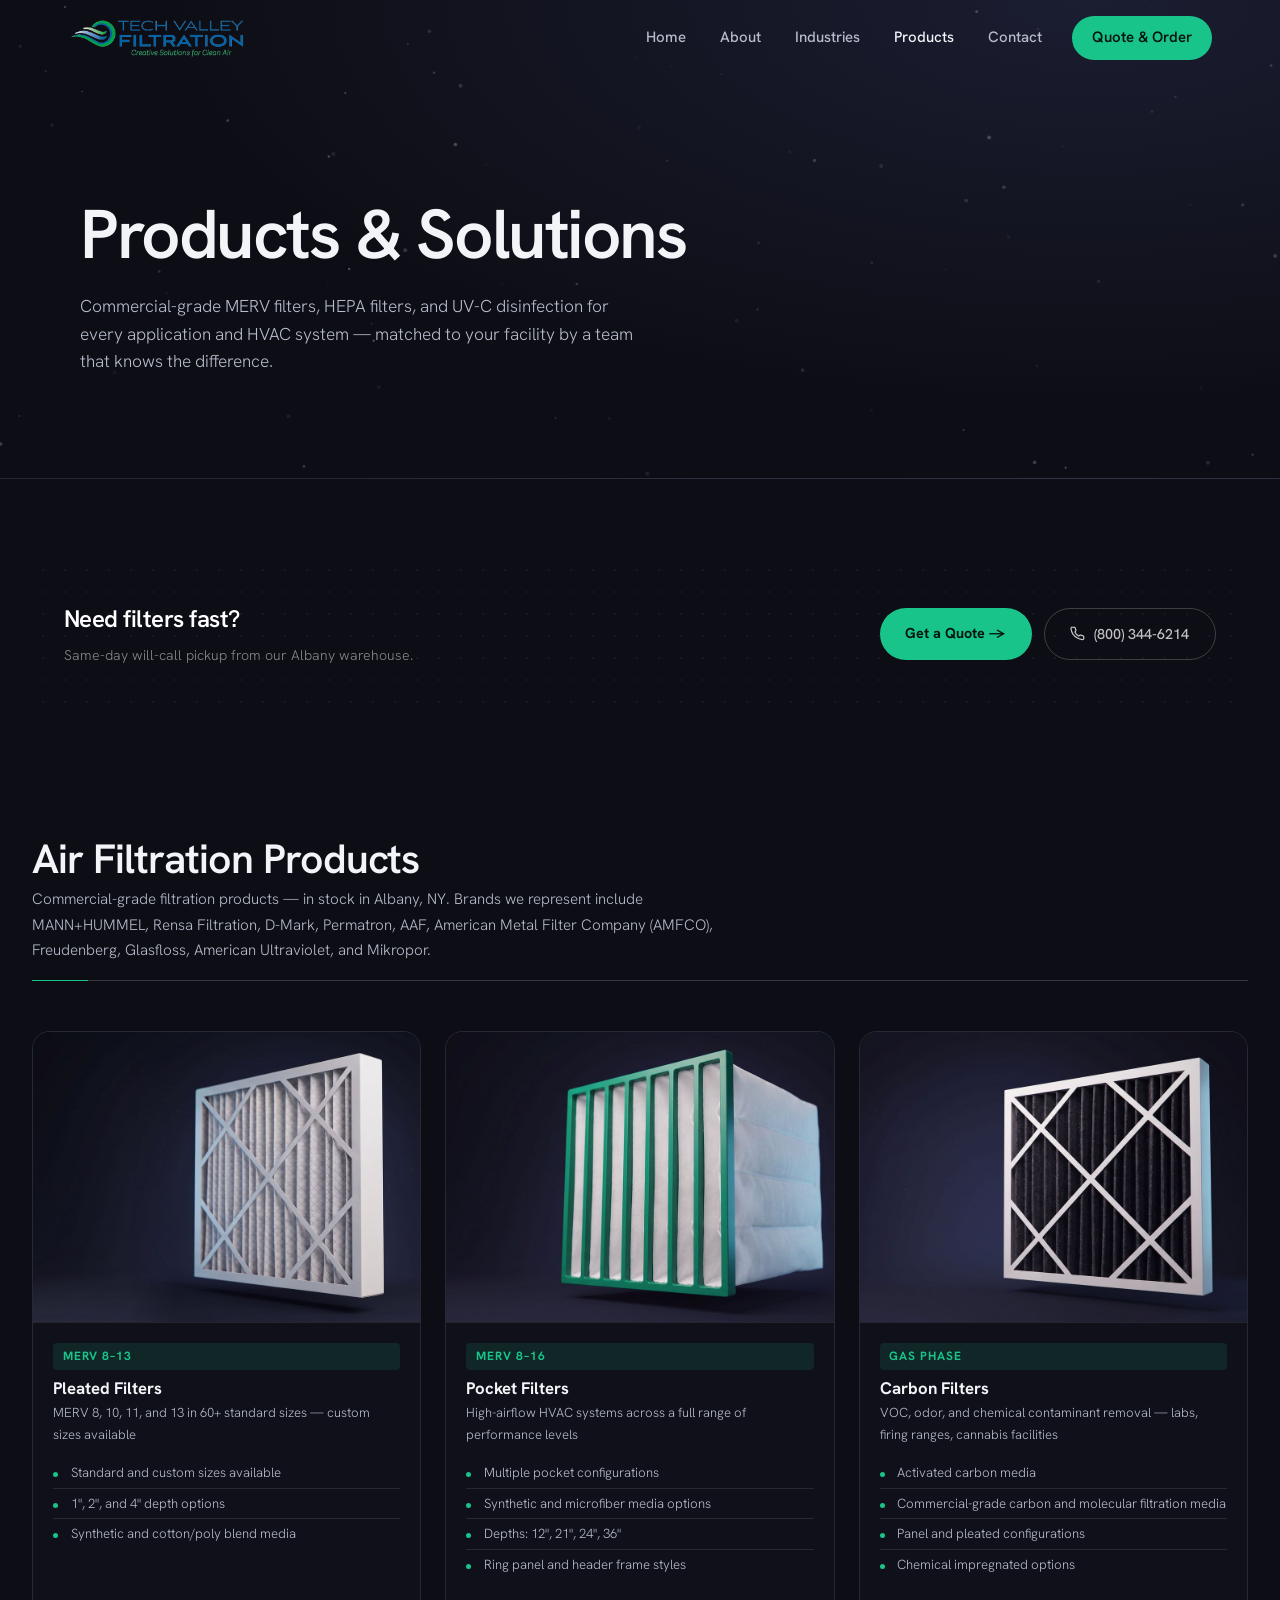
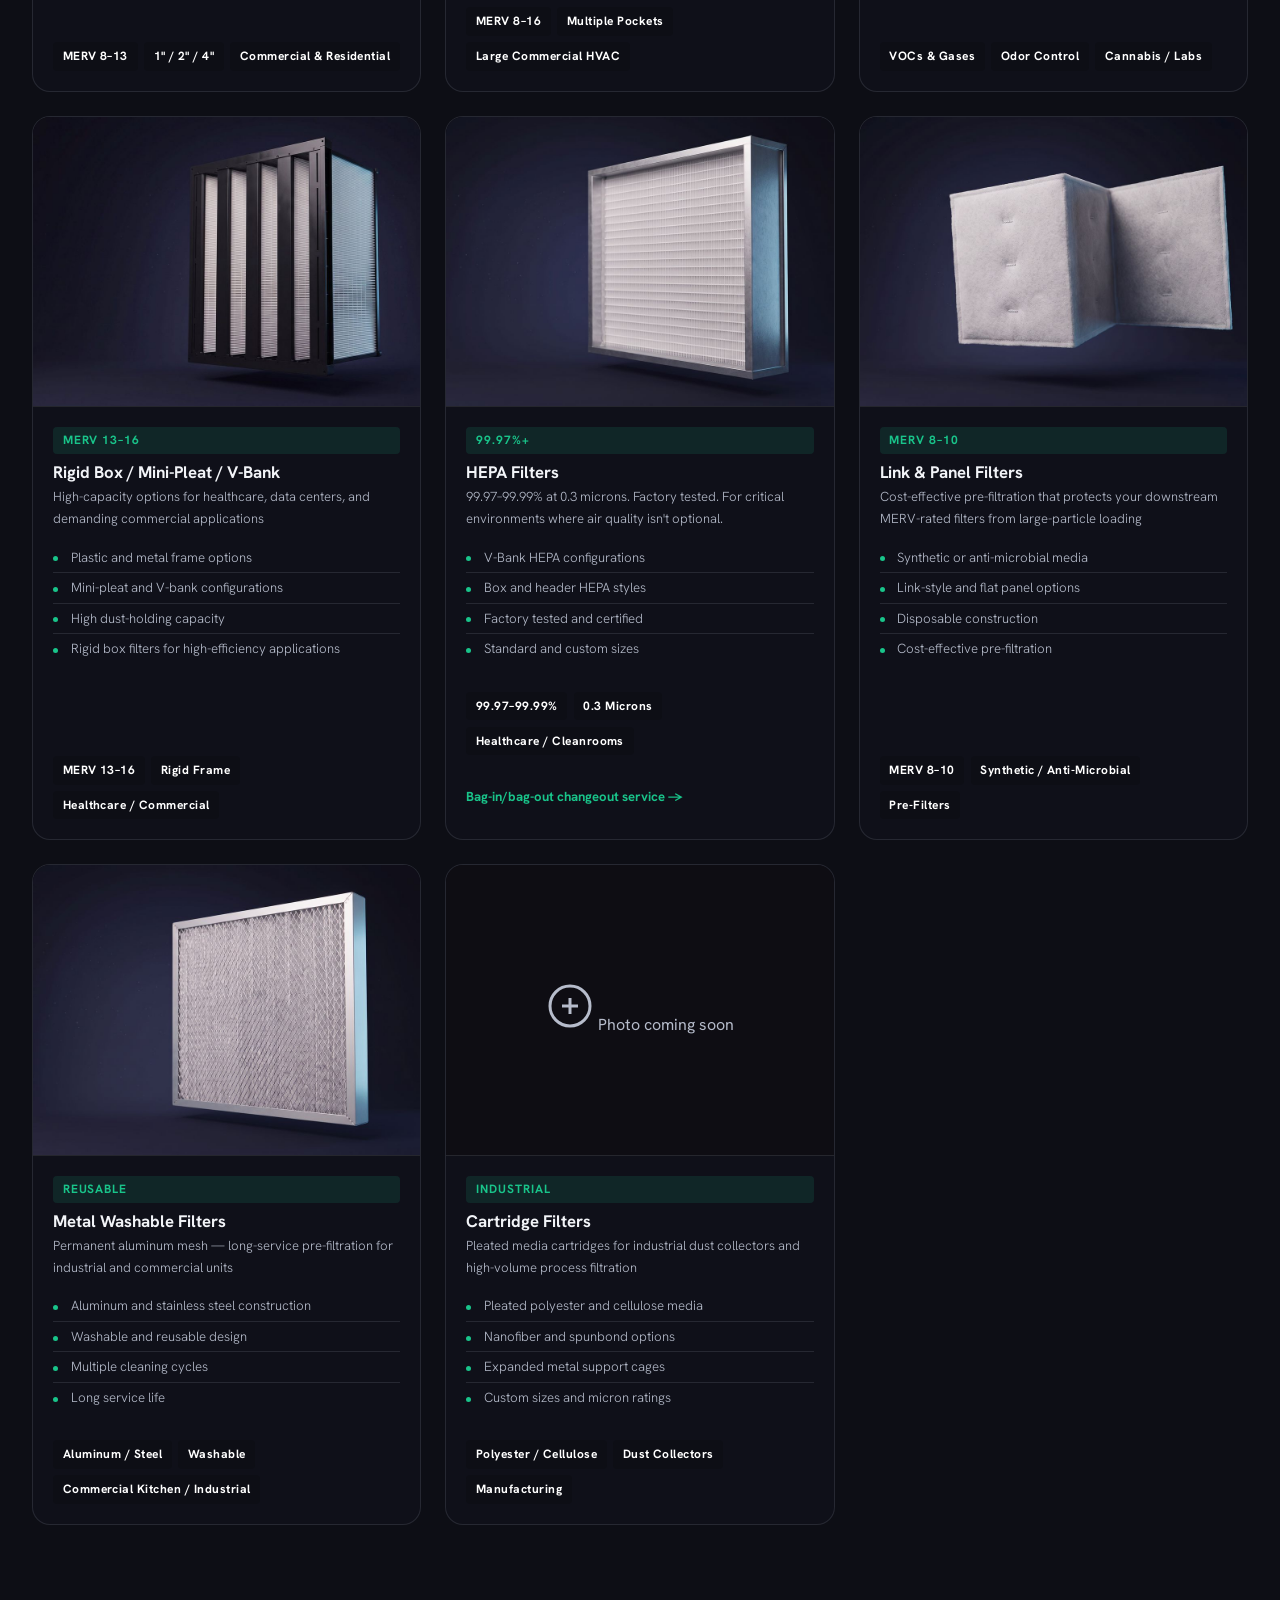
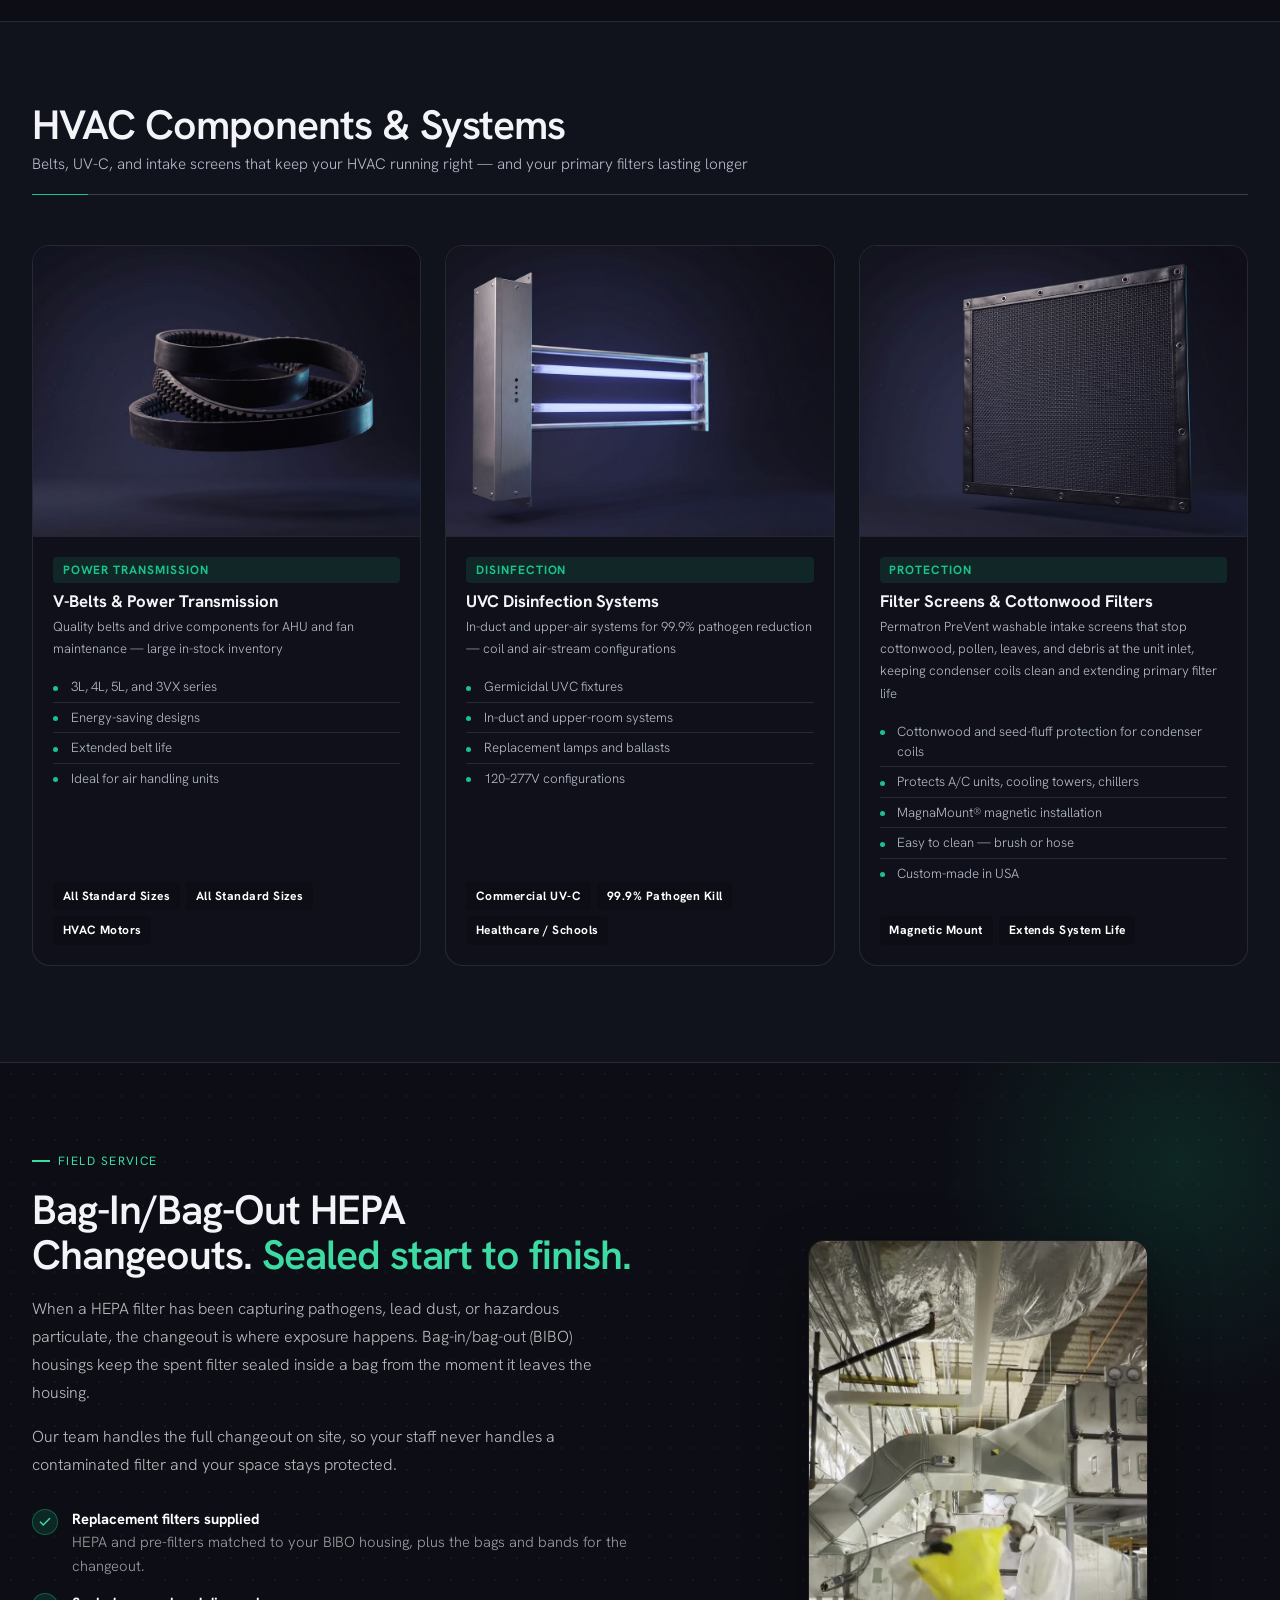
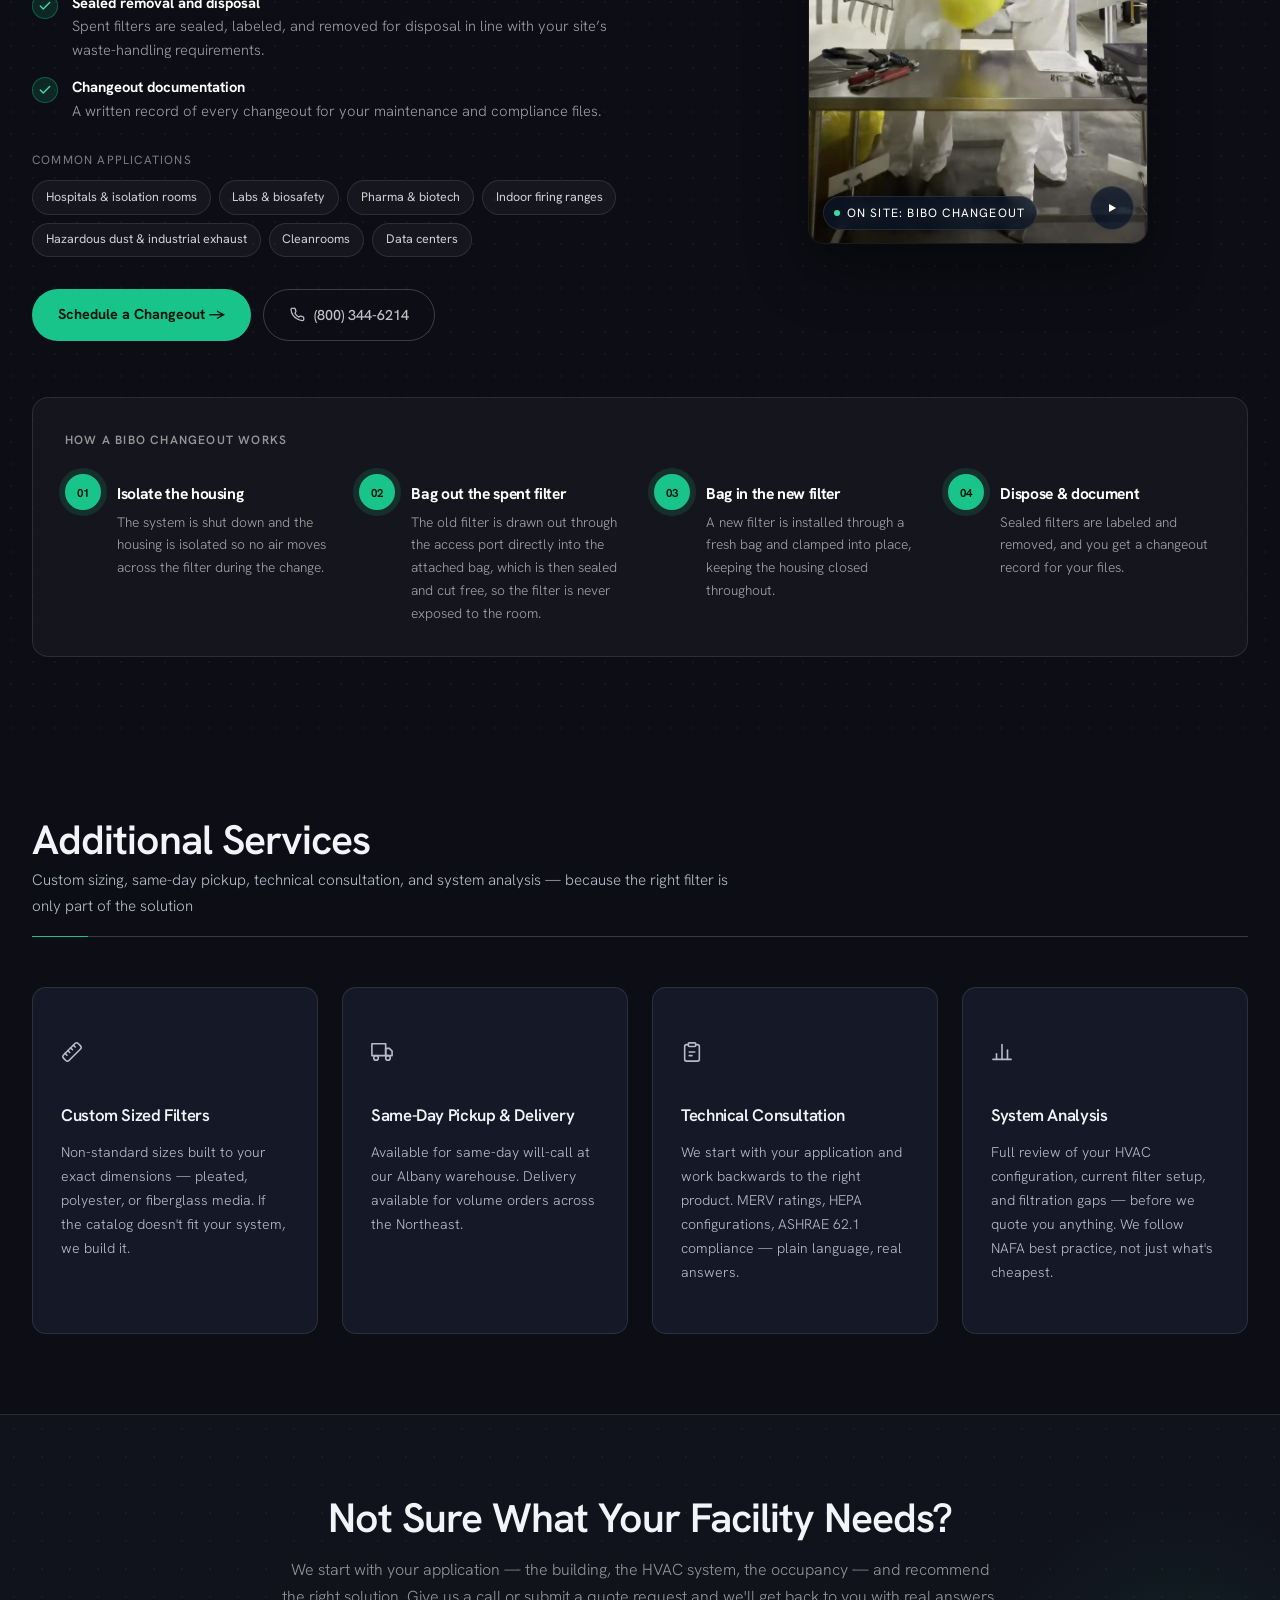
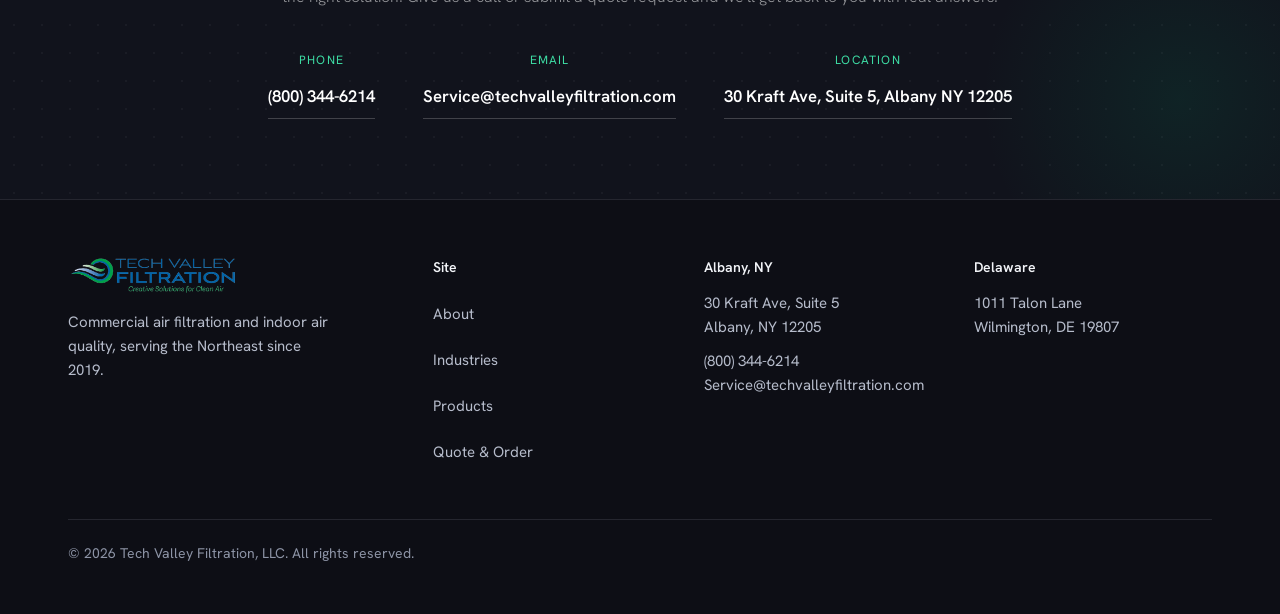
<file: products.html>
<!DOCTYPE html>
<html lang="en">
<head>
    <meta charset="UTF-8">
    <meta name="viewport" content="width=device-width, initial-scale=1.0">
    <title>Products & Solutions | Tech Valley Filtration</title>
    <meta name="description" content="HEPA, MERV, and carbon filters, filter screens, cottonwood filters, UV-C, and BIBO HEPA changeouts. Brands: MANN+HUMMEL, Rensa, Permatron, AAF, AMFCO, and more.">
    <link rel="preconnect" href="https://fonts.googleapis.com">
    <link href="https://fonts.googleapis.com/css2?family=Hanken+Grotesk:wght@400;500;600;700&display=swap" rel="stylesheet">
    <style>
    /* ═══════════════════════════════════════════════
       DESIGN TOKENS — matches homepage
    ═══════════════════════════════════════════════ */
    @import url('https://fonts.googleapis.com/css2?family=DM+Serif+Display:ital@0;1&family=Hanken+Grotesk:wght@400;500;600;700&display=swap');

    :root {
        --primary:      #0a1628;
        --primary-mid:  #0f1f3d;
        --accent:       #059669;
        --accent-bright:#10b981;
        --accent-glow:  rgba(5,150,105,0.3);
        --accent-light: #d1fae5;
        --gold:         #f59e0b;
        --blue:         #1e40af;
        --blue-bright:  #3b82f6;
        --white:        #ffffff;
        --off-white:    #f8fafc;
        --border:       #e2e8f0;
        --gray:         #64748b;
        --dark-card:    rgba(255,255,255,0.04);
        --dark-border:  rgba(255,255,255,0.1);
    }

    *, *::before, *::after { box-sizing: border-box; margin: 0; padding: 0; }
    html { scroll-behavior: smooth; }
    body { font-family:'Hanken Grotesk',system-ui,sans-serif; color: var(--t-ink); background: var(--t-surface); overflow-x: hidden; line-height: 1.7; }

    /* ── Nav (identical to homepage) ── */
    nav {
        position: sticky; top: 0; z-index: 1000;
        background: rgba(10,22,40,0.97);
        backdrop-filter: blur(12px);
        border-bottom: 1px solid rgba(255,255,255,0.08);
    }
    .nav-container {
        max-width: 1280px; margin: 0 auto; padding: 0 2rem;
        height: 68px; display: flex; align-items: center; justify-content: space-between; gap: 2rem;
    }
    .logo-img { height: 46px; width: auto; }
    .nav-links { display: flex; list-style: none; gap: 0.25rem; align-items: center; }
    .nav-links a {
        display: block; padding: 0.45rem 0.9rem; text-decoration: none;
        color: rgba(255,255,255,0.65); font-size: 0.875rem; font-weight: 500;
        letter-spacing: 0.02em; border-radius: 6px;
        transition: color 0.18s, background 0.18s; white-space: nowrap;
    }
    .nav-links a:hover { color: var(--t-ink); background: rgba(255,255,255,0.07); }
    .nav-links a[aria-current="page"] { color: var(--t-ink); font-weight: 600; background: rgba(255,255,255,0.09); }
    .nav-links a.active { color: var(--t-ink); background: rgba(255,255,255,0.07); }
    .nav-links li:last-child a {
        background: var(--t-green); color: var(--t-green-ink);
        font-weight: 600; padding: 0.45rem 1.1rem; letter-spacing: 0;
    }
    .nav-links li:last-child a:hover { background: var(--t-green-hi); }
    .mobile-menu-btn {
        display: none; background: none;
        border: 1px solid rgba(255,255,255,0.2); color: white;
        font-size: 1.25rem; cursor: pointer; border-radius: 6px; padding: 0.3rem 0.6rem;
    }

    /* ── Page Hero ── */
    .page-hero {
        background: var(--t-bg);
        padding: 5rem 2rem 4.5rem;
        position: relative; overflow: hidden;
    }
    .page-hero::before {
        content: '';
        position: absolute; inset: 0;
        background:
            radial-gradient(ellipse 70% 80% at 80% 50%, rgba(30,64,175,0.2) 0%, transparent 60%),
            radial-gradient(ellipse 50% 60% at 10% 80%, rgba(5,150,105,0.15) 0%, transparent 55%);
    }
    .page-hero::after {
        content: '';
        position: absolute; inset: 0;
        background-image: radial-gradient(circle, rgba(255,255,255,0.05) 1px, transparent 1px);
        background-size: 30px 30px;
    }
    .page-hero-inner {
        position: relative; z-index: 1;
        max-width: 1280px; margin: 0 auto;
    }
    .page-hero-eyebrow {
        display: inline-flex; align-items: center; gap: 0.5rem;
        font-family:'Hanken Grotesk',system-ui,sans-serif;
        font-size: 0.7rem; font-weight: 700; letter-spacing: 0.14em; text-transform: uppercase;
        color: var(--t-green-hi);
        background: rgba(16,185,129,0.1); border: 1px solid rgba(16,185,129,0.3);
        border-radius: 999px; padding: 0.35rem 1rem; margin-bottom: 1.5rem;
    }
    .page-hero h1 {
        font-family:'Hanken Grotesk',system-ui,sans-serif;
        font-size: clamp(2.25rem, 4vw, 3.5rem); font-weight: 400;
        color: var(--t-ink); line-height: 1.1; letter-spacing: -0.02em; margin-bottom: 1rem;
    }
    .page-hero h1 em { font-style: italic; color: var(--t-green-hi); }
    .page-hero p {
        font-size: 1.05rem; color: rgba(255,255,255,0.55); font-weight: 300;
        line-height: 1.75; max-width: 600px;
    }

    /* ── Section layout ── */
    .section { max-width: 1280px; margin: 0 auto; padding: 5rem 2rem; }
    .section-alt { background: var(--t-bg2); }

    .section-header {
        margin-bottom: 3rem; padding-bottom: 1rem;
        border-bottom: 3px solid var(--t-green);
    }
    .section-header h2 {
        font-family:'Hanken Grotesk',system-ui,sans-serif;
        font-size: 2.25rem; font-weight: 400; color: var(--t-ink); margin-bottom: 0.35rem;
    }
    .section-header p { color: var(--t-ink2); font-size: 0.95rem; font-weight: 300; }

    .section-header-center { text-align: center; margin-bottom: 3rem; }
    .section-header-center h2 {
        font-family:'Hanken Grotesk',system-ui,sans-serif;
        font-size: 2.25rem; font-weight: 400; margin-bottom: 0.5rem;
    }
    .section-header-center p { color: var(--t-ink2); font-size: 0.95rem; font-weight: 300; }

    /* ── CTA section (simple — for pages without the full contact form) ── */
    .cta-section {
        background: var(--t-bg); color: white;
        padding: 5rem 2rem; text-align: center;
        position: relative; overflow: hidden;
    }
    .cta-section::before {
        content: ''; position: absolute; inset: 0;
        background-image: radial-gradient(circle, rgba(255,255,255,0.04) 1px, transparent 1px);
        background-size: 28px 28px; pointer-events: none;
    }
    .cta-section::after {
        content: ''; position: absolute;
        bottom: -100px; right: -100px;
        width: 400px; height: 400px;
        background: radial-gradient(circle, rgba(5,150,105,0.12) 0%, transparent 70%);
        pointer-events: none;
    }
    .cta-section > * { position: relative; }
    .cta-section h2 {
        font-family:'Hanken Grotesk',system-ui,sans-serif;
        font-size: clamp(2rem, 3.5vw, 2.75rem); font-weight: 400; margin-bottom: 1rem;
    }
    .cta-section p { font-size: 1rem; color: rgba(255,255,255,0.55); font-weight: 300; margin-bottom: 2.5rem; }
    .cta-contact { display: flex; justify-content: center; gap: 3rem; flex-wrap: wrap; }
    .cta-contact-item { display: flex; flex-direction: column; gap: 0.3rem; }
    .cta-contact-item span {
        font-family:'Hanken Grotesk',system-ui,sans-serif;
        font-size: 0.65rem; text-transform: uppercase; letter-spacing: 0.1em; color: var(--t-green-hi);
    }
    .cta-contact-item a {
        color: white; text-decoration: none; font-weight: 600; font-size: 1.05rem;
        border-bottom: 1px solid rgba(255,255,255,0.2); padding-bottom: 2px;
        transition: color 0.2s, border-color 0.2s;
    }
    .cta-contact-item a:hover { color: var(--t-green-hi); border-color: var(--t-green-hi); }

    /* ── Footer (identical to homepage) ── */
    footer { background: var(--t-bg); color: white; padding: 4.5rem 2rem 2rem; }
    .footer-inner { max-width: 1280px; margin: 0 auto; }
    .footer-grid {
        display: grid; grid-template-columns: 2fr 1fr 1fr 1fr; gap: 3rem;
        margin-bottom: 3rem; padding-bottom: 3rem; border-bottom: 1px solid rgba(255,255,255,0.07);
    }
    .footer-brand p { color: rgba(255,255,255,0.4); font-size: 0.88rem; font-weight: 300; line-height: 1.8; margin-top: 1rem; }
    .footer-brand img { height: 44px; }
    .footer-col h4 {
        font-family:'Hanken Grotesk',system-ui,sans-serif; font-size: 0.68rem; text-transform: uppercase;
        letter-spacing: 0.12em; color: var(--t-green-hi); margin-bottom: 1.25rem;
    }
    .footer-col ul { list-style: none; }
    .footer-col li { margin-bottom: 0.6rem; }
    .footer-col a { color: rgba(255,255,255,0.45); text-decoration: none; font-size: 0.88rem; font-weight: 300; transition: color 0.2s; }
    .footer-col a:hover { color: white; }
    .footer-col p { color: rgba(255,255,255,0.45); font-size: 0.88rem; font-weight: 300; line-height: 1.8; }
    .footer-bottom { display: flex; justify-content: space-between; align-items: center; color: rgba(255,255,255,0.25); font-size: 0.8rem; }

    /* ── Shared responsive base ── */
    @media (max-width: 1024px) {
        .footer-grid { grid-template-columns: 1fr 1fr; gap: 2rem; }
    }
    @media (max-width: 768px) {
        .mobile-menu-btn { display: block; }
        .nav-links {
            display: none; flex-direction: column;
            position: absolute; top: 100%; left: 0; right: 0;
            background: rgba(10,22,40,0.98); backdrop-filter: blur(12px);
            padding: 1rem 2rem; border-bottom: 1px solid rgba(255,255,255,0.08);
            gap: 0.25rem; z-index: 999;
        }
        .nav-links.open { display: flex; }
            .nav-links a { color: rgba(255,255,255,0.8); padding: 0.6rem 0.5rem; }
        .nav-links a { color: rgba(255,255,255,0.7); padding: 0.6rem 0.5rem; }
        .nav-links li:last-child a { background: var(--t-green); border-radius: 6px; text-align: center; }
        .footer-grid { grid-template-columns: 1fr; }
        .footer-bottom { flex-direction: column; gap: 0.5rem; text-align: center; }
        .cta-contact { gap: 1.5rem; }
    }
    /* ═══════════════════════════════════════════════
       PRODUCTS PAGE
    ═══════════════════════════════════════════════ */
    .product-grid {
        display: grid; grid-template-columns: repeat(3, 1fr); gap: 1.5rem; margin-bottom: 1rem;
    }
    .product-card {
        background: var(--t-surface); border: 1px solid var(--t-line); border-radius: 14px;
        overflow: hidden; transition: transform 0.25s, box-shadow 0.25s, border-color 0.25s;
        display: flex; flex-direction: column;
    }
    .product-card:hover { transform: translateY(-6px); box-shadow: 0 20px 48px rgba(0,0,0,0.1); border-color: var(--t-green); }
    .product-img-wrap {
        overflow: hidden; height: 200px; position: relative;
        background: var(--t-bg2);
        display: flex; align-items: center; justify-content: center;
    }
    .product-img-wrap img {
        width: 100%; height: 100%; object-fit: contain;
        padding: 1rem;
        transition: transform 0.4s; display: block;
    }
    .product-card:hover .product-img-wrap img { transform: scale(1.04); }
    .product-category-tag {
        display: inline-block; margin: 1.25rem 1.25rem 0;
        font-family:'Hanken Grotesk',system-ui,sans-serif;
        font-size: 0.65rem; font-weight: 700; letter-spacing: 0.08em; text-transform: uppercase;
        color: var(--t-green); background: var(--t-green-tint);
        padding: 0.2rem 0.6rem; border-radius: 4px;
    }
    .product-name {
        font-size: 1.05rem; font-weight: 700; color: var(--t-ink);
        margin: 0.5rem 1.25rem 0.15rem; line-height: 1.3;
    }
    .product-subtitle { font-size: 0.82rem; color: var(--t-ink2); font-weight: 300; margin: 0 1.25rem 0.75rem; }
    .product-features { list-style: none; padding: 0 1.25rem; margin-bottom: 1rem; flex: 1; }
    .product-features li {
        font-size: 0.83rem; color: var(--t-ink2); font-weight: 300;
        padding: 0.3rem 0 0.3rem 1.1rem; position: relative; line-height: 1.5;
        border-bottom: 1px solid var(--t-line);
    }
    .product-features li:last-child { border-bottom: none; }
    .product-features li::before {
        content: ''; position: absolute; left: 0; top: 0.85rem;
        width: 5px; height: 5px; background: var(--t-green); border-radius: 50%;
    }
    .product-specs-row {
        display: flex; flex-wrap: wrap; gap: 0.4rem;
        padding: 0.75rem 1.25rem 1.25rem;
    }
    .spec-badge {
        font-family:'Hanken Grotesk',system-ui,sans-serif;
        font-size: 0.65rem; font-weight: 700; letter-spacing: 0.04em;
        background: var(--t-bg); color: white;
        padding: 0.25rem 0.6rem; border-radius: 4px;
    }
    /* HVAC components section */
    .component-grid { display: grid; grid-template-columns: repeat(3, 1fr); gap: 1.5rem; }
    .component-card {
        background: var(--t-surface); border: 1px solid var(--t-line); border-radius: 14px;
        padding: 2rem 1.75rem; position: relative; overflow: hidden;
        transition: transform 0.25s, box-shadow 0.25s, border-color 0.25s;
    }
    .component-card::before {
        content: ''; position: absolute; top: 0; left: 0; right: 0; height: 3px;
        background: linear-gradient(90deg, var(--t-green), var(--t-green-hi));
        transform: scaleX(0); transform-origin: left; transition: transform 0.3s;
    }
    .component-card:hover::before { transform: scaleX(1); }
    .component-card:hover { transform: translateY(-5px); box-shadow: 0 16px 40px rgba(0,0,0,0.09); border-color: var(--t-green); }
    .component-icon { font-size: 2rem; margin-bottom: 1rem; }
    .component-card h3 { font-size: 1rem; font-weight: 700; margin-bottom: 0.5rem; color: var(--t-ink); }
    .component-card p { font-size: 0.87rem; color: var(--t-ink2); font-weight: 300; line-height: 1.7; margin-bottom: 0.75rem; }
    .component-card ul { list-style: none; }
    .component-card li { font-size: 0.82rem; color: var(--t-ink2); font-weight: 300; padding: 0.25rem 0 0.25rem 1rem; position: relative; }
    .component-card li::before { content: ''; position: absolute; left: 0; top: 0.8rem; width: 5px; height: 5px; background: var(--t-green); border-radius: 50%; }
    /* Quick order CTA strip */
    .order-strip {
        background: var(--t-bg); padding: 2.5rem 2rem;
        display: flex; align-items: center; justify-content: space-between; gap: 2rem; flex-wrap: wrap;
        border-radius: 14px; margin: 0 2rem;
        max-width: 1280px; margin: 0 auto 3rem;
        position: relative; overflow: hidden;
    }
    .order-strip::before {
        content: ''; position: absolute; inset: 0;
        background-image: radial-gradient(circle, rgba(255,255,255,0.04) 1px, transparent 1px);
        background-size: 22px 22px;
    }
    .order-strip > * { position: relative; }
    .order-strip h3, .order-strip h2 { font-family:'Hanken Grotesk',system-ui,sans-serif; font-size: 1.5rem; font-weight: 400; color: white; margin-bottom: 0.25rem; }
    .order-strip p { font-size: 0.88rem; color: rgba(255,255,255,0.5); font-weight: 300; }
    .order-strip-actions { display: flex; gap: 0.75rem; flex-wrap: wrap; }
    .btn-order-primary { padding: 0.8rem 1.6rem; background: var(--t-green); color: var(--t-green-ink); text-decoration: none; border-radius: 8px; font-size: 0.9rem; font-weight: 700; transition: background 0.2s, transform 0.2s, box-shadow 0.2s; white-space: nowrap; }
    .btn-order-primary:hover { background: var(--t-green-hi); transform: translateY(-2px); box-shadow: 0 6px 20px var(--accent-glow); }
    .btn-order-secondary { padding: 0.8rem 1.6rem; background: transparent; color: rgba(255,255,255,0.75); text-decoration: none; border: 1.5px solid rgba(255,255,255,0.2); border-radius: 8px; font-size: 0.9rem; font-weight: 500; transition: border-color 0.2s, color 0.2s, transform 0.2s; white-space: nowrap; }
    .btn-order-secondary:hover { border-color: rgba(255,255,255,0.5); color: white; transform: translateY(-2px); }

    @media (max-width: 1024px) { .product-grid { grid-template-columns: repeat(2, 1fr); } .component-grid { grid-template-columns: repeat(2, 1fr); } }
    @media (max-width: 768px) { .product-grid { grid-template-columns: 1fr; } .component-grid { grid-template-columns: 1fr; } .order-strip { flex-direction: column; text-align: center; } .order-strip-actions { justify-content: center; } }

    /* SMS float button */
    .sms-float-btn {
        position: fixed; bottom: 1.5rem; right: 1.5rem;
        background: var(--t-green); color: var(--t-green-ink); text-decoration: none;
        padding: 0.85rem 1.4rem; border-radius: 50px;
        font-family:'Hanken Grotesk',system-ui,sans-serif; font-weight: 700; font-size: 0.9rem;
        display: flex; align-items: center; gap: 0.5rem;
        box-shadow: 0 4px 20px rgba(5,150,105,0.45); z-index: 9999;
        transition: transform 0.2s, box-shadow 0.2s, background 0.2s;
    }
    .sms-float-btn:hover { transform: translateY(-3px); box-shadow: 0 8px 28px rgba(5,150,105,0.55); background: var(--t-green-hi); }
    @media (max-width: 768px) {
        .sms-float-btn span { display: none; }
        .sms-float-btn { width: 56px; height: 56px; border-radius: 50%; justify-content: center; font-size: 1.4rem; padding: 0; }
    }

    /* ── BIBO HEPA changeout service ── */
    .bibo-card-link { display: inline-block; margin: 0 1.25rem 1.25rem; font-size: 0.82rem; font-weight: 700; color: var(--t-green); text-decoration: none; }
    .bibo-card-link:hover { color: var(--t-ink); }
    .bibo-section { background: var(--t-bg); position: relative; overflow: hidden; scroll-margin-top: 80px; }
    .bibo-section::before {
        content: ''; position: absolute; inset: 0;
        background-image: radial-gradient(circle, rgba(255,255,255,0.04) 1px, transparent 1px);
        background-size: 22px 22px; pointer-events: none;
    }
    .bibo-section::after {
        content: ''; position: absolute; width: 520px; height: 520px; right: -160px; top: -160px;
        background: radial-gradient(circle, rgba(16,185,129,0.14), transparent 65%); pointer-events: none;
    }
    .bibo-inner { position: relative; z-index: 1; max-width: 1280px; margin: 0 auto; padding: 5rem 2rem; display: grid; grid-template-columns: 1.15fr 1fr; gap: 3.5rem; align-items: center; }
    .bibo-video { position: relative; border-radius: 16px; overflow: hidden; border: 1px solid var(--dark-border); box-shadow: 0 24px 60px rgba(0,0,0,0.45); aspect-ratio: 9 / 16; background: #000; width: 100%; max-width: 340px; justify-self: center; }
    .bibo-video video { display: block; width: 100%; height: 100%; object-fit: cover; }
    .bibo-video-tag { position: absolute; left: 0.85rem; bottom: 0.85rem; font-family:'Hanken Grotesk',system-ui,sans-serif; font-size: 0.62rem; text-transform: uppercase; letter-spacing: 0.1em; color: white; background: rgba(10,22,40,0.75); backdrop-filter: blur(6px); border: 1px solid var(--dark-border); padding: 0.35rem 0.65rem; border-radius: 50px; display: inline-flex; align-items: center; gap: 0.4rem; }
    .bibo-video-tag::before { content: ''; width: 6px; height: 6px; border-radius: 50%; background: var(--t-green-hi); }
    .bibo-video-toggle { position: absolute; right: 0.85rem; bottom: 0.85rem; width: 34px; height: 34px; border-radius: 50%; border: 1px solid var(--dark-border); background: rgba(10,22,40,0.75); color: white; cursor: pointer; display: flex; align-items: center; justify-content: center; }
    .bibo-video-toggle:hover { background: var(--t-green); }
    .bibo-steps-wrap { grid-column: 1 / -1; }
    .bibo-eyebrow { font-family:'Hanken Grotesk',system-ui,sans-serif; font-size: 0.7rem; text-transform: uppercase; letter-spacing: 0.12em; color: var(--t-green-hi); margin-bottom: 1rem; display: inline-flex; align-items: center; gap: 0.5rem; }
    .bibo-eyebrow::before { content: ''; width: 18px; height: 2px; background: var(--t-green-hi); }
    .bibo-copy h2 { font-family:'Hanken Grotesk',system-ui,sans-serif; font-size: 2.4rem; font-weight: 400; line-height: 1.15; color: white; margin-bottom: 1.1rem; letter-spacing: -0.01em; }
    .bibo-copy h2 em { font-style: italic; color: var(--t-green-hi); }
    .bibo-lead { color: rgba(255,255,255,0.72); font-size: 1rem; font-weight: 300; line-height: 1.75; margin-bottom: 1rem; max-width: 560px; }
    .bibo-included { list-style: none; margin: 1.75rem 0; display: grid; gap: 0.85rem; }
    .bibo-included li { display: flex; gap: 0.85rem; align-items: flex-start; color: rgba(255,255,255,0.85); font-size: 0.92rem; line-height: 1.6; }
    .bibo-included li strong { color: white; font-weight: 700; display: block; }
    .bibo-included li span { color: rgba(255,255,255,0.6); font-weight: 300; }
    .bibo-check { flex-shrink: 0; width: 26px; height: 26px; border-radius: 50%; background: rgba(16,185,129,0.15); border: 1px solid rgba(16,185,129,0.4); color: var(--t-green-hi); display: flex; align-items: center; justify-content: center; margin-top: 2px; }
    .bibo-apps-label { font-family:'Hanken Grotesk',system-ui,sans-serif; font-size: 0.65rem; text-transform: uppercase; letter-spacing: 0.1em; color: rgba(255,255,255,0.45); margin-bottom: 0.6rem; }
    .bibo-apps { display: flex; flex-wrap: wrap; gap: 0.5rem; margin-bottom: 2rem; }
    .bibo-apps span { font-size: 0.78rem; color: rgba(255,255,255,0.8); border: 1px solid var(--dark-border); background: var(--dark-card); padding: 0.35rem 0.8rem; border-radius: 50px; }
    .bibo-actions { display: flex; gap: 0.75rem; flex-wrap: wrap; }
    .bibo-steps { background: rgba(255,255,255,0.035); border: 1px solid var(--dark-border); border-radius: 16px; padding: 2rem; backdrop-filter: blur(6px); }
    .bibo-steps h3 { font-family:'Hanken Grotesk',system-ui,sans-serif; font-size: 0.72rem; font-weight: 700; text-transform: uppercase; letter-spacing: 0.1em; color: rgba(255,255,255,0.55); margin-bottom: 1.5rem; }
    .bibo-steps ol { list-style: none; counter-reset: bibo; position: relative; display: grid; grid-template-columns: repeat(4, 1fr); gap: 1.75rem; }
    .bibo-steps li { counter-increment: bibo; position: relative; padding: 0 0 0 3.25rem; }
    .bibo-steps li::before { content: counter(bibo, decimal-leading-zero); position: absolute; left: 0; top: 0; width: 36px; height: 36px; border-radius: 50%; background: var(--t-bg); border: 2px solid var(--t-green-hi); color: var(--t-green-hi); font-family:'Hanken Grotesk',system-ui,sans-serif; font-size: 0.72rem; font-weight: 700; display: flex; align-items: center; justify-content: center; }
    .bibo-steps li h4 { color: white; font-size: 0.98rem; font-weight: 700; margin-bottom: 0.2rem; padding-top: 0.4rem; }
    .bibo-steps li p { color: rgba(255,255,255,0.6); font-size: 0.86rem; font-weight: 300; line-height: 1.65; }
    @media (max-width: 1024px) { .bibo-inner { grid-template-columns: 1.2fr 1fr; gap: 2.5rem; } .bibo-steps ol { grid-template-columns: repeat(2, 1fr); } }
    @media (max-width: 820px) { .bibo-inner { grid-template-columns: 1fr; } .bibo-video { max-width: 340px; width: 100%; margin: 0 auto; } .bibo-steps ol { grid-template-columns: 1fr; gap: 1.5rem; } }
    @media (max-width: 768px) { .bibo-inner { padding: 3.5rem 1.25rem; } .bibo-copy h2 { font-size: 1.9rem; } .bibo-steps { padding: 1.5rem; } }

    /* Additional Services cards (matches homepage) */
    .services-grid {
        display: grid;
        grid-template-columns: repeat(4, 1fr);
        gap: 1.5rem;
    }
    .service-card {
        background: var(--t-surface);
        border: 1px solid var(--t-line);
        border-radius: 14px;
        padding: 2rem 1.75rem;
        position: relative;
        overflow: hidden;
        transition: transform 0.25s, box-shadow 0.25s, border-color 0.25s;
    }
    .service-card::before {
        content: '';
        position: absolute;
        top: 0; left: 0; right: 0;
        height: 4px;
        background: linear-gradient(90deg, var(--t-green), var(--t-green-hi));
        transform: scaleX(0);
        transform-origin: left;
        transition: transform 0.3s ease;
    }
    .service-card:hover::before { transform: scaleX(1); }
    .service-card:hover {
        transform: translateY(-6px);
        box-shadow: 0 20px 48px rgba(0,0,0,0.09);
        border-color: var(--t-green);
    }
    .service-icon {
        font-size: 2.25rem;
        margin-bottom: 1.25rem;
        display: block;
    }
    .service-card h3 { font-size: 1.05rem; font-weight: 700; margin-bottom: 0.75rem; color: var(--t-ink); }
    .service-card p { font-size: 0.88rem; color: var(--t-ink2); line-height: 1.7; font-weight: 300; margin-bottom: 1rem; }
    .service-card ul { list-style: none; }
    .service-card li {
        font-size: 0.83rem;
        color: var(--t-ink2);
        font-weight: 300;
        padding: 0.3rem 0 0.3rem 1.1rem;
        position: relative;
    }
    .service-card li::before {
        content: '';
        position: absolute;
        left: 0; top: 0.9rem;
        width: 5px; height: 5px;
        background: var(--t-green);
        border-radius: 50%;
    }
    @media (max-width: 1100px) { .services-grid { grid-template-columns: repeat(2, 1fr); } }
    @media (max-width: 768px)  { .services-grid { grid-template-columns: 1fr; } }
</style>
<link rel="canonical" href="https://techvalleyfiltration.com/products.html">
<link rel="icon" type="image/png" href="ImageAssets/logo-transparent.png">

<meta property="og:type" content="website">
<meta property="og:site_name" content="Tech Valley Filtration">
<meta property="og:title" content="Products & Solutions | Tech Valley Filtration">
<meta property="og:description" content="HEPA, MERV, and carbon filters, filter screens, cottonwood filters, UV-C, and BIBO HEPA changeouts. Brands: MANN+HUMMEL, Rensa, Permatron, AAF, AMFCO, and more.">
<meta property="og:url" content="https://techvalleyfiltration.com/products.html">
<meta property="og:image" content="https://techvalleyfiltration.com/ImageAssets/logo-transparent.png">
<meta name="twitter:card" content="summary">
<meta name="twitter:title" content="Products & Solutions | Tech Valley Filtration">
<meta name="twitter:description" content="HEPA, MERV, and carbon filters, filter screens, cottonwood filters, UV-C, and BIBO HEPA changeouts. Brands: MANN+HUMMEL, Rensa, Permatron, AAF, AMFCO, and more.">
<meta name="twitter:image" content="https://techvalleyfiltration.com/ImageAssets/logo-transparent.png">

<meta name="google-site-verification" content="RfB7fsR8nvl1SEIrdiZfe_AjPQJ2SG3FxFRal27xsy8" />

<!-- Google tag (gtag.js) -->
<script async src="https://www.googletagmanager.com/gtag/js?id=G-WML500RV4E"></script>
<script>
  window.dataLayer = window.dataLayer || [];
  function gtag(){dataLayer.push(arguments);}
  gtag('js', new Date());
  gtag('config', 'G-WML500RV4E');
</script>

<script type="application/ld+json">
{
  "@context": "https://schema.org",
  "@type": ["LocalBusiness", "HVACBusiness"],
  "name": "Tech Valley Filtration",
  "legalName": "Tech Valley Filtration, LLC",
  "image": "https://techvalleyfiltration.com/ImageAssets/logo-transparent.png",
  "logo": "https://techvalleyfiltration.com/ImageAssets/logo-transparent.png",
  "url": "https://techvalleyfiltration.com/",
  "telephone": "+1-800-344-6214",
  "email": "Service@techvalleyfiltration.com",
  "address": {
    "@type": "PostalAddress",
    "streetAddress": "30 Kraft Ave, Suite 5",
    "addressLocality": "Albany",
    "addressRegion": "NY",
    "postalCode": "12205",
    "addressCountry": "US"
  },
  "areaServed": ["Albany, NY", "Troy, NY", "Schenectady, NY", "Capital Region NY", "Northeastern United States"],
  "priceRange": "$$",
  "foundingDate": "2019",
  "description": "Commercial HVAC air filtration, UV-C disinfection, and indoor air quality solutions serving educational, healthcare, government, and industrial facilities across the Northeast.",
  "brand": [
    { "@type": "Brand", "name": "MANN+HUMMEL" },
    { "@type": "Brand", "name": "Rensa Filtration" },
    { "@type": "Brand", "name": "D-Mark" },
    { "@type": "Brand", "name": "Permatron" },
    { "@type": "Brand", "name": "AAF International (American Air Filter)" },
    { "@type": "Brand", "name": "American Metal Filter Company (AMFCO)" },
    { "@type": "Brand", "name": "Freudenberg Filtration Technologies" },
    { "@type": "Brand", "name": "Glasfloss Industries" },
    { "@type": "Brand", "name": "American Ultraviolet" },
    { "@type": "Brand", "name": "Mikropor" }
  ],
  "knowsAbout": ["Commercial HVAC air filters", "MERV-rated pleated filters", "Pocket and bag filters", "Rigid box and V-bank filters", "HEPA filters", "Carbon and molecular filters", "Metal washable filters", "Filter screens", "Cottonwood filters", "Condenser coil and intake filter screens", "UV-C disinfection", "Bag-in/bag-out (BIBO) HEPA filter changeouts", "NAFA best practices", "ASHRAE 62.1"]
}
</script>
<script type="application/ld+json">
{
  "@context": "https://schema.org",
  "@type": "Service",
  "@id": "https://techvalleyfiltration.com/products.html#bibo",
  "name": "Bag-In/Bag-Out (BIBO) HEPA Filter Changeout Service",
  "alternateName": [
    "BIBO filter changeout",
    "Bag-in bag-out HEPA filter replacement",
    "Contained HEPA filter change"
  ],
  "serviceType": "Bag-in/bag-out HEPA filter changeout",
  "url": "https://techvalleyfiltration.com/products.html#bibo",
  "description": "On-site bag-in/bag-out (BIBO) HEPA filter changeouts. Tech Valley Filtration supplies replacement HEPA and pre-filters matched to the BIBO housing, performs the sealed changeout so spent filters stay contained in a bag from the moment they leave the housing, removes sealed spent filters for disposal in line with the site's waste-handling requirements, and provides written changeout documentation for maintenance and compliance files.",
  "provider": {
    "@type": [
      "LocalBusiness",
      "HVACBusiness"
    ],
    "name": "Tech Valley Filtration",
    "url": "https://techvalleyfiltration.com/",
    "telephone": "+1-800-344-6214",
    "address": {
      "@type": "PostalAddress",
      "streetAddress": "30 Kraft Ave, Suite 5",
      "addressLocality": "Albany",
      "addressRegion": "NY",
      "postalCode": "12205",
      "addressCountry": "US"
    }
  },
  "areaServed": [
    "Albany, NY",
    "Capital Region NY",
    "New York",
    "Northeastern United States"
  ],
  "audience": {
    "@type": "BusinessAudience",
    "audienceType": "Hospitals and isolation rooms, laboratories and biosafety facilities, pharmaceutical and biotech manufacturing, indoor firing ranges, hazardous dust and industrial exhaust systems, cleanrooms, data centers"
  },
  "hasOfferCatalog": {
    "@type": "OfferCatalog",
    "name": "BIBO changeout service includes",
    "itemListElement": [
      {
        "@type": "Offer",
        "itemOffered": {
          "@type": "Product",
          "name": "Replacement HEPA and pre-filters for BIBO housings, with changeout bags and bands"
        }
      },
      {
        "@type": "Offer",
        "itemOffered": {
          "@type": "Service",
          "name": "Sealed removal and disposal of spent filters"
        }
      },
      {
        "@type": "Offer",
        "itemOffered": {
          "@type": "Service",
          "name": "Written changeout documentation for compliance files"
        }
      }
    ]
  },
  "subjectOf": {
    "@id": "https://techvalleyfiltration.com/products.html#bibo-video"
  }
}
</script>
<script type="application/ld+json">
{
  "@context": "https://schema.org",
  "@type": "VideoObject",
  "@id": "https://techvalleyfiltration.com/products.html#bibo-video",
  "name": "Bag-in/bag-out HEPA filter changeout on site",
  "description": "Technicians in protective suits and respirators performing a bag-in/bag-out (BIBO) HEPA filter changeout, bagging out the spent filter so it stays sealed and contained.",
  "thumbnailUrl": "https://techvalleyfiltration.com/ImageAssets/video/bibo-changeout-poster.jpg",
  "contentUrl": "https://techvalleyfiltration.com/ImageAssets/video/bibo-changeout.mp4",
  "uploadDate": "2026-09-30T17:00:00-04:00",
  "duration": "PT26S",
  "publisher": {
    "@type": "Organization",
    "name": "Tech Valley Filtration",
    "url": "https://techvalleyfiltration.com/"
  }
}
</script>
<script type="application/ld+json">
{
  "@context": "https://schema.org",
  "@type": "HowTo",
  "name": "How a bag-in/bag-out (BIBO) HEPA filter changeout works",
  "step": [
    {
      "@type": "HowToStep",
      "position": 1,
      "name": "Isolate the housing",
      "text": "The system is shut down and the housing is isolated so no air moves across the filter during the change."
    },
    {
      "@type": "HowToStep",
      "position": 2,
      "name": "Bag out the spent filter",
      "text": "The old filter is drawn out through the access port directly into the attached bag, which is then sealed and cut free, so the filter is never exposed to the room."
    },
    {
      "@type": "HowToStep",
      "position": 3,
      "name": "Bag in the new filter",
      "text": "A new filter is installed through a fresh bag and clamped into place, keeping the housing closed throughout."
    },
    {
      "@type": "HowToStep",
      "position": 4,
      "name": "Dispose and document",
      "text": "Sealed filters are labeled and removed, and the facility receives a changeout record for its files."
    }
  ]
}
</script>

<script type="application/ld+json">
{
  "@context": "https://schema.org",
  "@type": "Product",
  "@id": "https://techvalleyfiltration.com/products.html#filter-screens",
  "name": "Filter Screens & Cottonwood Filters",
  "alternateName": ["Cottonwood filters", "Cottonwood filter screens", "Condenser coil filter screens", "HVAC intake filter screens", "Washable filter screens", "PreVent filter screens"],
  "brand": { "@type": "Brand", "name": "Permatron" },
  "category": "HVAC filter screens",
  "description": "Washable, magnetically mounted intake filter screens (Permatron PreVent) that stop cottonwood, pollen, leaves, and debris before they reach condenser coils, cooling towers, chillers, and rooftop units, reducing coil cleaning and extending primary filter life. Custom-made in the USA and supplied by Tech Valley Filtration across the Northeast.",
  "image": "https://techvalleyfiltration.com/ImageAssets/prevent.png",
  "url": "https://techvalleyfiltration.com/products.html#filter-screens"
}
</script>
<link rel="stylesheet" href="tvf-theme.css">
</head>
<body>

    <!-- Navigation -->
    <a class="tvf-skip" href="#main">Skip to content</a>
<header class="tvf-nav" id="tvfNav"><div class="tvf-wrap">
    <a class="tvf-logo" href="index.html" aria-label="Tech Valley Filtration home"><img src="assets/logo.png" alt="Tech Valley Filtration" width="640" height="133" loading="lazy" decoding="async"></a>
    <button class="tvf-menu" id="menuBtn" aria-expanded="false" aria-controls="navLinks">Menu</button>
    <ul id="navLinks">
      <li><a href="index.html">Home</a></li>
      <li><a href="about.html">About</a></li>
      <li><a href="industries.html">Industries</a></li>
      <li><a href="products.html" aria-current="page">Products</a></li>
      <li><a href="index.html#quote">Contact</a></li>
      <li><a class="tvf-cta" href="quote.html">Quote &amp; Order</a></li>
    </ul></div></header>
<main id="main">

    <!-- Hero -->
    <section class="page-hero">
        <div class="page-hero-inner">
            <div class="page-hero-eyebrow">In Stock &middot; Ready to Ship</div>
            <h1>Products &amp; <em>Solutions</em></h1>
            <p>Commercial-grade MERV filters, HEPA filters, and UV-C disinfection for every application and HVAC system — matched to your facility by a team that knows the difference.</p>
        </div>
    </section>

    <!-- Quick Order Strip -->
    <div class="section" style="padding-bottom:0;">
        <div class="order-strip">
            <div>
                <h2>Need filters fast?</h2>
                <p>Same-day will-call pickup from our Albany warehouse.</p>
            </div>
            <div class="order-strip-actions">
                <a href="quote.html" class="btn-order-primary">Get a Quote →</a>
                <a href="tel:800-344-6214" class="btn-order-secondary"><svg xmlns="http://www.w3.org/2000/svg" width="15" height="15" viewBox="0 0 24 24" fill="none" stroke="currentColor" stroke-width="2" stroke-linecap="round" stroke-linejoin="round" aria-hidden="true" style="vertical-align:-2px;margin-right:5px"><path d="M22 16.92v3a2 2 0 0 1-2.18 2 19.79 19.79 0 0 1-8.63-3.07A19.5 19.5 0 0 1 4.69 13a19.79 19.79 0 0 1-3.07-8.67A2 2 0 0 1 3.62 2h3a2 2 0 0 1 2 1.72c.127.96.361 1.903.7 2.81a2 2 0 0 1-.45 2.11L7.91 9.91a16 16 0 0 0 6.18 6.18l.96-.96a2 2 0 0 1 2.11-.45c.907.339 1.85.573 2.81.7A2 2 0 0 1 22 17z"/></svg> (800) 344-6214</a>
            </div>
        </div>
    </div>

    <!-- ══════════════════════════════════════
         AIR FILTERS
    ══════════════════════════════════════ -->
    <div class="section">
        <div class="section-header">
            <h2>Air Filtration Products</h2>
            <p>Commercial-grade filtration products — in stock in Albany, NY. Brands we represent include MANN+HUMMEL, Rensa Filtration, D-Mark, Permatron, AAF, American Metal Filter Company (AMFCO), Freudenberg, Glasfloss, American Ultraviolet, and Mikropor.</p>
        </div>

        <div class="product-grid">

            <!-- Pleated Filters -->
            <div class="product-card" id="pleated">
                <div class="product-img-wrap">
                    <img src="assets/t-pleated.jpg" alt="Pleated Filters" loading="lazy" width="960" height="720" srcset="assets/t-pleated-480.jpg 480w, assets/t-pleated.jpg 960w" sizes="(max-width:700px) 92vw, (max-width:980px) 46vw, 600px">
                </div>
                <div class="product-category-tag">MERV 8–13</div>
                <div class="product-name">Pleated Filters</div>
                <div class="product-subtitle">MERV 8, 10, 11, and 13 in 60+ standard sizes — custom sizes available</div>
                <ul class="product-features">
                    <li>Standard and custom sizes available</li>
                    <li>1", 2", and 4" depth options</li>
                    <li>Synthetic and cotton/poly blend media</li>
                </ul>
                <div class="product-specs-row">
                    <span class="spec-badge">MERV 8–13</span>
                    <span class="spec-badge">1" / 2" / 4"</span>
                    <span class="spec-badge">Commercial & Residential</span>
                </div>
            </div>

            <!-- Bag & Pocket Filters -->
            <div class="product-card">
                <div class="product-img-wrap">
                    <img src="assets/t-bag.jpg" alt="Pocket Filters" loading="lazy" width="960" height="720" srcset="assets/t-bag-480.jpg 480w, assets/t-bag.jpg 960w" sizes="(max-width:700px) 92vw, (max-width:980px) 46vw, 600px">
                </div>
                <div class="product-category-tag">MERV 8–16</div>
                <div class="product-name">Pocket Filters</div>
                <div class="product-subtitle">High-airflow HVAC systems across a full range of performance levels</div>
                <ul class="product-features">
                    <li>Multiple pocket configurations</li>
                    <li>Synthetic and microfiber media options</li>
                    <li>Depths: 12", 21", 24", 36"</li>
                    <li>Ring panel and header frame styles</li>
                </ul>
                <div class="product-specs-row">
                    <span class="spec-badge">MERV 8–16</span>
                    <span class="spec-badge">Multiple Pockets</span>
                    <span class="spec-badge">Large Commercial HVAC</span>
                </div>
            </div>

            <!-- Carbon Filters -->
            <div class="product-card">
                <div class="product-img-wrap">
                    <img src="assets/t-carbon.jpg" alt="Carbon Filter" loading="lazy" width="960" height="720" srcset="assets/t-carbon-480.jpg 480w, assets/t-carbon.jpg 960w" sizes="(max-width:700px) 92vw, (max-width:980px) 46vw, 600px">
                </div>
                <div class="product-category-tag">Gas Phase</div>
                <div class="product-name">Carbon Filters</div>
                <div class="product-subtitle">VOC, odor, and chemical contaminant removal — labs, firing ranges, cannabis facilities</div>
                <ul class="product-features">
                    <li>Activated carbon media</li>
                    <li>Commercial-grade carbon and molecular filtration media</li>
                    <li>Panel and pleated configurations</li>
                    <li>Chemical impregnated options</li>
                </ul>
                <div class="product-specs-row">
                    <span class="spec-badge">VOCs & Gases</span>
                    <span class="spec-badge">Odor Control</span>
                    <span class="spec-badge">Cannabis / Labs</span>
                </div>
            </div>

            <!-- Rigid Box / Mini-Pleat / V-Bank -->
            <div class="product-card" id="merv">
                <div class="product-img-wrap">
                    <img src="assets/t-rigid.jpg" alt="V-Bank Rigid Box Filter" loading="lazy" width="960" height="720" srcset="assets/t-rigid-480.jpg 480w, assets/t-rigid.jpg 960w" sizes="(max-width:700px) 92vw, (max-width:980px) 46vw, 600px">
                </div>
                <div class="product-category-tag">MERV 13–16</div>
                <div class="product-name">Rigid Box / Mini-Pleat / V-Bank</div>
                <div class="product-subtitle">High-capacity options for healthcare, data centers, and demanding commercial applications</div>
                <ul class="product-features">
                    <li>Plastic and metal frame options</li>
                    <li>Mini-pleat and V-bank configurations</li>
                    <li>High dust-holding capacity</li>
                    <li>Rigid box filters for high-efficiency applications</li>
                </ul>
                <div class="product-specs-row">
                    <span class="spec-badge">MERV 13–16</span>
                    <span class="spec-badge">Rigid Frame</span>
                    <span class="spec-badge">Healthcare / Commercial</span>
                </div>
            </div>

            <!-- HEPA Filters -->
            <div class="product-card" id="hepa">
                <div class="product-img-wrap">
                    <img src="assets/t-hepa.jpg" alt="HEPA Filter" loading="lazy" width="960" height="720" srcset="assets/t-hepa-480.jpg 480w, assets/t-hepa.jpg 960w" sizes="(max-width:700px) 92vw, (max-width:980px) 46vw, 600px">
                </div>
                <div class="product-category-tag">99.97%+</div>
                <div class="product-name">HEPA Filters</div>
                <div class="product-subtitle">99.97–99.99% at 0.3 microns. Factory tested. For critical environments where air quality isn't optional.</div>
                <ul class="product-features">
                    <li>V-Bank HEPA configurations</li>
                    <li>Box and header HEPA styles</li>
                    <li>Factory tested and certified</li>
                    <li>Standard and custom sizes</li>
                </ul>
                <div class="product-specs-row">
                    <span class="spec-badge">99.97–99.99%</span>
                    <span class="spec-badge">0.3 Microns</span>
                    <span class="spec-badge">Healthcare / Cleanrooms</span>
                </div>
                <a href="#bibo" class="bibo-card-link">Bag-in/bag-out changeout service →</a>
            </div>

            <!-- Link & Panel Filters -->
            <div class="product-card">
                <div class="product-img-wrap">
                    <img src="assets/t-link.jpg" alt="Link & Panel Filters" loading="lazy" width="960" height="720" srcset="assets/t-link-480.jpg 480w, assets/t-link.jpg 960w" sizes="(max-width:700px) 92vw, (max-width:980px) 46vw, 600px">
                </div>
                <div class="product-category-tag">MERV 8–10</div>
                <div class="product-name">Link & Panel Filters</div>
                <div class="product-subtitle">Cost-effective pre-filtration that protects your downstream MERV-rated filters from large-particle loading</div>
                <ul class="product-features">
                    <li>Synthetic or anti-microbial media</li>
                    <li>Link-style and flat panel options</li>
                    <li>Disposable construction</li>
                    <li>Cost-effective pre-filtration</li>
                </ul>
                <div class="product-specs-row">
                    <span class="spec-badge">MERV 8–10</span>
                    <span class="spec-badge">Synthetic / Anti-Microbial</span>
                    <span class="spec-badge">Pre-Filters</span>
                </div>
            </div>

            <!-- Metal Washable Filters -->
            <div class="product-card">
                <div class="product-img-wrap">
                    <img src="assets/t-metal.jpg" alt="Metal Washable Filter" loading="lazy" width="960" height="720" srcset="assets/t-metal-480.jpg 480w, assets/t-metal.jpg 960w" sizes="(max-width:700px) 92vw, (max-width:980px) 46vw, 600px">
                </div>
                <div class="product-category-tag">Reusable</div>
                <div class="product-name">Metal Washable Filters</div>
                <div class="product-subtitle">Permanent aluminum mesh — long-service pre-filtration for industrial and commercial units</div>
                <ul class="product-features">
                    <li>Aluminum and stainless steel construction</li>
                    <li>Washable and reusable design</li>
                    <li>Multiple cleaning cycles</li>
                    <li>Long service life</li>
                </ul>
                <div class="product-specs-row">
                    <span class="spec-badge">Aluminum / Steel</span>
                    <span class="spec-badge">Washable</span>
                    <span class="spec-badge">Commercial Kitchen / Industrial</span>
                </div>
            </div>

            <!-- Cartridge Filters -->
            <div class="product-card" id="industrial">
                <div class="product-img-wrap">
                    <div class="product-img-placeholder">
                        <svg width="48" height="48" viewBox="0 0 24 24" fill="none" stroke="currentColor" stroke-width="1.5"><circle cx="12" cy="12" r="10"/><line x1="12" y1="8" x2="12" y2="16"/><line x1="8" y1="12" x2="16" y2="12"/></svg>
                        <span>Photo coming soon</span>
                    </div>
                </div>
                <div class="product-category-tag">Industrial</div>
                <div class="product-name">Cartridge Filters</div>
                <div class="product-subtitle">Pleated media cartridges for industrial dust collectors and high-volume process filtration</div>
                <ul class="product-features">
                    <li>Pleated polyester and cellulose media</li>
                    <li>Nanofiber and spunbond options</li>
                    <li>Expanded metal support cages</li>
                    <li>Custom sizes and micron ratings</li>
                </ul>
                <div class="product-specs-row">
                    <span class="spec-badge">Polyester / Cellulose</span>
                    <span class="spec-badge">Dust Collectors</span>
                    <span class="spec-badge">Manufacturing</span>
                </div>
            </div>

        </div>
    </div>

    <!-- ══════════════════════════════════════
         HVAC RELATED PRODUCTS
    ══════════════════════════════════════ -->
    <div class="section-alt">
        <div class="section">
            <div class="section-header">
                <h2>HVAC Components &amp; Systems</h2>
                <p>Belts, UV-C, and intake screens that keep your HVAC running right — and your primary filters lasting longer</p>
            </div>

            <div class="product-grid">

                <!-- V-Belts -->
                <div class="product-card">
                    <div class="product-img-wrap">
                        <img src="assets/t-belts.jpg" alt="V-Belts" loading="lazy" width="960" height="720" srcset="assets/t-belts-480.jpg 480w, assets/t-belts.jpg 960w" sizes="(max-width:700px) 92vw, (max-width:980px) 46vw, 600px">
                    </div>
                    <div class="product-category-tag">Power Transmission</div>
                    <div class="product-name">V-Belts &amp; Power Transmission</div>
                    <div class="product-subtitle">Quality belts and drive components for AHU and fan maintenance — large in-stock inventory</div>
                    <ul class="product-features">
                        <li>3L, 4L, 5L, and 3VX series</li>
                        <li>Energy-saving designs</li>
                        <li>Extended belt life</li>
                        <li>Ideal for air handling units</li>
                    </ul>
                    <div class="product-specs-row">
                        <span class="spec-badge">All Standard Sizes</span>
                        <span class="spec-badge">All Standard Sizes</span>
                        <span class="spec-badge">HVAC Motors</span>
                    </div>
                </div>

                <!-- UVC Systems -->
                <div class="product-card" id="uvc">
                    <div class="product-img-wrap">
                        <img src="assets/t-uvc.jpg" alt="UVC Disinfection Systems" loading="lazy" width="960" height="720" srcset="assets/t-uvc-480.jpg 480w, assets/t-uvc.jpg 960w" sizes="(max-width:700px) 92vw, (max-width:980px) 46vw, 600px">
                    </div>
                    <div class="product-category-tag">Disinfection</div>
                    <div class="product-name">UVC Disinfection Systems</div>
                    <div class="product-subtitle">In-duct and upper-air systems for 99.9% pathogen reduction — coil and air-stream configurations</div>
                    <ul class="product-features">
                        <li>Germicidal UVC fixtures</li>
                        <li>In-duct and upper-room systems</li>
                        <li>Replacement lamps and ballasts</li>
                        <li>120–277V configurations</li>
                    </ul>
                    <div class="product-specs-row">
                        <span class="spec-badge">Commercial UV-C</span>
                        <span class="spec-badge">99.9% Pathogen Kill</span>
                        <span class="spec-badge">Healthcare / Schools</span>
                    </div>
                </div>

                <!-- Filter Screens & Cottonwood Filters -->
                <div class="product-card" id="filter-screens">
                    <div class="product-img-wrap">
                        <img src="assets/t-screen.jpg" alt="Permatron PreVent washable filter screen for cottonwood and debris" loading="lazy" width="960" height="720" srcset="assets/t-screen-480.jpg 480w, assets/t-screen.jpg 960w" sizes="(max-width:700px) 92vw, (max-width:980px) 46vw, 600px">
                    </div>
                    <div class="product-category-tag">Protection</div>
                    <div class="product-name">Filter Screens &amp; Cottonwood Filters</div>
                    <div class="product-subtitle">Permatron PreVent washable intake screens that stop cottonwood, pollen, leaves, and debris at the unit inlet, keeping condenser coils clean and extending primary filter life</div>
                    <ul class="product-features">
                        <li>Cottonwood and seed-fluff protection for condenser coils</li>
                        <li>Protects A/C units, cooling towers, chillers</li>
                        <li>MagnaMount® magnetic installation</li>
                        <li>Easy to clean — brush or hose</li>
                        <li>Custom-made in USA</li>
                    </ul>
                    <div class="product-specs-row">
                        <span class="spec-badge">Magnetic Mount</span>
                        <span class="spec-badge">Extends System Life</span>
                    </div>
                </div>

            </div>
        </div>
    </div>

    <!-- ══════════════════════════════════════
         BAG-IN/BAG-OUT HEPA CHANGEOUT SERVICE
    ══════════════════════════════════════ -->
    <section class="bibo-section" id="bibo" aria-labelledby="bibo-heading">
        <div class="bibo-inner">
            <div class="bibo-copy">
                <div class="bibo-eyebrow">Field Service</div>
                <h2 id="bibo-heading">Bag-In/Bag-Out HEPA Changeouts. <em>Sealed start to finish.</em></h2>
                <p class="bibo-lead">When a HEPA filter has been capturing pathogens, lead dust, or hazardous particulate, the changeout is where exposure happens. Bag-in/bag-out (BIBO) housings keep the spent filter sealed inside a bag from the moment it leaves the housing.</p>
                <p class="bibo-lead">Our team handles the full changeout on site, so your staff never handles a contaminated filter and your space stays protected.</p>
                <ul class="bibo-included">
                    <li><div class="bibo-check"><svg xmlns="http://www.w3.org/2000/svg" width="14" height="14" viewBox="0 0 24 24" fill="none" stroke="currentColor" stroke-width="2.5" stroke-linecap="round" stroke-linejoin="round" aria-hidden="true"><polyline points="20 6 9 17 4 12"/></svg></div><div><strong>Replacement filters supplied</strong><span>HEPA and pre-filters matched to your BIBO housing, plus the bags and bands for the changeout.</span></div></li>
                    <li><div class="bibo-check"><svg xmlns="http://www.w3.org/2000/svg" width="14" height="14" viewBox="0 0 24 24" fill="none" stroke="currentColor" stroke-width="2.5" stroke-linecap="round" stroke-linejoin="round" aria-hidden="true"><polyline points="20 6 9 17 4 12"/></svg></div><div><strong>Sealed removal and disposal</strong><span>Spent filters are sealed, labeled, and removed for disposal in line with your site&rsquo;s waste-handling requirements.</span></div></li>
                    <li><div class="bibo-check"><svg xmlns="http://www.w3.org/2000/svg" width="14" height="14" viewBox="0 0 24 24" fill="none" stroke="currentColor" stroke-width="2.5" stroke-linecap="round" stroke-linejoin="round" aria-hidden="true"><polyline points="20 6 9 17 4 12"/></svg></div><div><strong>Changeout documentation</strong><span>A written record of every changeout for your maintenance and compliance files.</span></div></li>
                </ul>
                <div class="bibo-apps-label">Common applications</div>
                <div class="bibo-apps">
                    <span>Hospitals &amp; isolation rooms</span>
                    <span>Labs &amp; biosafety</span>
                    <span>Pharma &amp; biotech</span>
                    <span>Indoor firing ranges</span>
                    <span>Hazardous dust &amp; industrial exhaust</span>
                    <span>Cleanrooms</span>
                    <span>Data centers</span>
                </div>
                <div class="bibo-actions">
                    <a href="quote.html" class="btn-order-primary">Schedule a Changeout →</a>
                    <a href="tel:800-344-6214" class="btn-order-secondary"><svg xmlns="http://www.w3.org/2000/svg" width="15" height="15" viewBox="0 0 24 24" fill="none" stroke="currentColor" stroke-width="2" stroke-linecap="round" stroke-linejoin="round" aria-hidden="true" style="vertical-align:-2px;margin-right:5px"><path d="M22 16.92v3a2 2 0 0 1-2.18 2 19.79 19.79 0 0 1-8.63-3.07A19.5 19.5 0 0 1 4.69 13a19.79 19.79 0 0 1-3.07-8.67A2 2 0 0 1 3.62 2h3a2 2 0 0 1 2 1.72c.127.96.361 1.903.7 2.81a2 2 0 0 1-.45 2.11L7.91 9.91a16 16 0 0 0 6.18 6.18l.96-.96a2 2 0 0 1 2.11-.45c.907.339 1.85.573 2.81.7A2 2 0 0 1 22 17z"/></svg> (800) 344-6214</a>
                </div>
            </div>
            <figure class="bibo-video">
                <video id="biboVideo" autoplay muted loop playsinline preload="metadata" poster="ImageAssets/video/bibo-changeout-poster.jpg" aria-label="Technicians in protective suits and respirators performing a bag-in/bag-out HEPA filter changeout">
                    <source src="ImageAssets/video/bibo-changeout.mp4" type="video/mp4">
                </video>
                <figcaption class="bibo-video-tag">On site: BIBO changeout</figcaption>
                <button type="button" class="bibo-video-toggle" id="biboVideoToggle" aria-label="Pause video"><svg width="14" height="14" viewBox="0 0 24 24" fill="currentColor" aria-hidden="true"><rect x="6" y="5" width="4" height="14"/><rect x="14" y="5" width="4" height="14"/></svg></button>
            </figure>
            <div class="bibo-steps bibo-steps-wrap">
                <h3>How a BIBO changeout works</h3>
                <ol>
                    <li><h4>Isolate the housing</h4><p>The system is shut down and the housing is isolated so no air moves across the filter during the change.</p></li>
                    <li><h4>Bag out the spent filter</h4><p>The old filter is drawn out through the access port directly into the attached bag, which is then sealed and cut free, so the filter is never exposed to the room.</p></li>
                    <li><h4>Bag in the new filter</h4><p>A new filter is installed through a fresh bag and clamped into place, keeping the housing closed throughout.</p></li>
                    <li><h4>Dispose &amp; document</h4><p>Sealed filters are labeled and removed, and you get a changeout record for your files.</p></li>
                </ol>
            </div>
        </div>
    </section>

    <!-- ══════════════════════════════════════
         OTHER SERVICES
    ══════════════════════════════════════ -->
    <div class="section">
        <div class="section-header">
            <h2>Additional Services</h2>
            <p>Custom sizing, same-day pickup, technical consultation, and system analysis — because the right filter is only part of the solution</p>
        </div>
        <div class="services-grid">
            <div class="service-card">
                <div class="service-icon"><svg xmlns="http://www.w3.org/2000/svg" width="22" height="22" viewBox="0 0 24 24" fill="none" stroke="currentColor" stroke-width="1.75" stroke-linecap="round" stroke-linejoin="round" aria-hidden="true"><path d="M21.3 8.7 8.7 21.3c-1 1-2.5 1-3.4 0l-2.6-2.6c-1-1-1-2.5 0-3.4L15.3 2.7c1-1 2.5-1 3.4 0l2.6 2.6c1 1 1 2.5 0 3.4z"/><path d="m7.5 10.5 2 2"/><path d="m10.5 7.5 2 2"/><path d="m13.5 4.5 2 2"/><path d="m4.5 13.5 2 2"/></svg></div>
                <h3>Custom Sized Filters</h3>
                <p>Non-standard sizes built to your exact dimensions — pleated, polyester, or fiberglass media. If the catalog doesn't fit your system, we build it.</p>
            </div>
            <div class="service-card">
                <div class="service-icon"><svg xmlns="http://www.w3.org/2000/svg" width="22" height="22" viewBox="0 0 24 24" fill="none" stroke="currentColor" stroke-width="1.75" stroke-linecap="round" stroke-linejoin="round" aria-hidden="true"><rect x="1" y="3" width="15" height="13"/><polygon points="16 8 20 8 23 11 23 16 16 16 16 8"/><circle cx="5.5" cy="18.5" r="2.5"/><circle cx="18.5" cy="18.5" r="2.5"/></svg></div>
                <h3>Same-Day Pickup &amp; Delivery</h3>
                <p>Available for same-day will-call at our Albany warehouse. Delivery available for volume orders across the Northeast.</p>
            </div>
            <div class="service-card">
                <div class="service-icon"><svg xmlns="http://www.w3.org/2000/svg" width="22" height="22" viewBox="0 0 24 24" fill="none" stroke="currentColor" stroke-width="1.75" stroke-linecap="round" stroke-linejoin="round" aria-hidden="true"><path d="M16 4h2a2 2 0 0 1 2 2v14a2 2 0 0 1-2 2H6a2 2 0 0 1-2-2V6a2 2 0 0 1 2-2h2"/><rect x="8" y="2" width="8" height="4" rx="1" ry="1"/><line x1="9" y1="12" x2="15" y2="12"/><line x1="9" y1="16" x2="12" y2="16"/></svg></div>
                <h3>Technical Consultation</h3>
                <p>We start with your application and work backwards to the right product. MERV ratings, HEPA configurations, ASHRAE 62.1 compliance — plain language, real answers.</p>
            </div>
            <div class="service-card">
                <div class="service-icon"><svg xmlns="http://www.w3.org/2000/svg" width="22" height="22" viewBox="0 0 24 24" fill="none" stroke="currentColor" stroke-width="1.75" stroke-linecap="round" stroke-linejoin="round" aria-hidden="true"><line x1="18" y1="20" x2="18" y2="10"/><line x1="12" y1="20" x2="12" y2="4"/><line x1="6" y1="20" x2="6" y2="14"/><line x1="2" y1="20" x2="22" y2="20"/></svg></div>
                <h3>System Analysis</h3>
                <p>Full review of your HVAC configuration, current filter setup, and filtration gaps — before we quote you anything. We follow NAFA best practice, not just what's cheapest.</p>
            </div>
        </div>
    </div>

    <!-- CTA -->
    <section class="cta-section">
        <h2>Not Sure What Your Facility Needs?</h2>
        <p>We start with your application — the building, the HVAC system, the occupancy — and recommend the right solution. Give us a call or submit a quote request and we'll get back to you with real answers.</p>
        <div class="cta-contact">
            <div class="cta-contact-item">
                <span>Phone</span>
                <a href="tel:800-344-6214">(800) 344-6214</a>
            </div>
            <div class="cta-contact-item">
                <span>Email</span>
                <a href="mailto:Service@techvalleyfiltration.com">Service@techvalleyfiltration.com</a>
            </div>
            <div class="cta-contact-item">
                <span>Location</span>
                <a href="https://www.google.com/maps/search/?api=1&query=30+Kraft+Ave+Suite+5+Albany+NY+12205" target="_blank" rel="noopener">30 Kraft Ave, Suite 5, Albany NY 12205</a>
            </div>
        </div>
    </section>

    </main>
<footer class="tvf-foot"><div class="tvf-wrap">
    <div class="tvf-cols">
      <div><img src="assets/logo.png" alt="Tech Valley Filtration" width="640" height="133" loading="lazy" decoding="async"><p>Commercial air filtration and indoor air quality, serving the Northeast since 2019.</p></div>
      <div><h3>Site</h3><ul><li><a href="about.html">About</a></li><li><a href="industries.html">Industries</a></li><li><a href="products.html">Products</a></li><li><a href="quote.html">Quote &amp; Order</a></li></ul></div>
      <div><h3>Albany, NY</h3><p>30 Kraft Ave, Suite 5<br>Albany, NY 12205</p><p><a href="tel:+18003446214">(800) 344-6214</a><br><a href="mailto:Service@techvalleyfiltration.com">Service@techvalleyfiltration.com</a></p></div>
      <div><h3>Delaware</h3><p>1011 Talon Lane<br>Wilmington, DE 19807</p></div>
    </div>
    <p class="tvf-base">© 2026 Tech Valley Filtration, LLC. All rights reserved.</p>
  </div></footer>

    <script>
        
    </script>
<script>
(function(){
    var v=document.getElementById('biboVideo'), b=document.getElementById('biboVideoToggle');
    if(!v||!b) return;
    var pause='<svg width="14" height="14" viewBox="0 0 24 24" fill="currentColor" aria-hidden="true"><rect x="6" y="5" width="4" height="14"/><rect x="14" y="5" width="4" height="14"/></svg>';
    var play='<svg width="14" height="14" viewBox="0 0 24 24" fill="currentColor" aria-hidden="true"><polygon points="7,5 19,12 7,19"/></svg>';
    function sync(){ b.innerHTML=v.paused?play:pause; b.setAttribute('aria-label',v.paused?'Play video':'Pause video'); }
    b.addEventListener('click',function(){ v.paused?v.play():v.pause(); });
    v.addEventListener('play',sync); v.addEventListener('pause',sync);
    if(window.matchMedia&&window.matchMedia('(prefers-reduced-motion: reduce)').matches){ v.removeAttribute('autoplay'); v.pause(); }
    sync();
})();
</script>
<script src="tvf.js"></script>
</body>
</html>
</file>
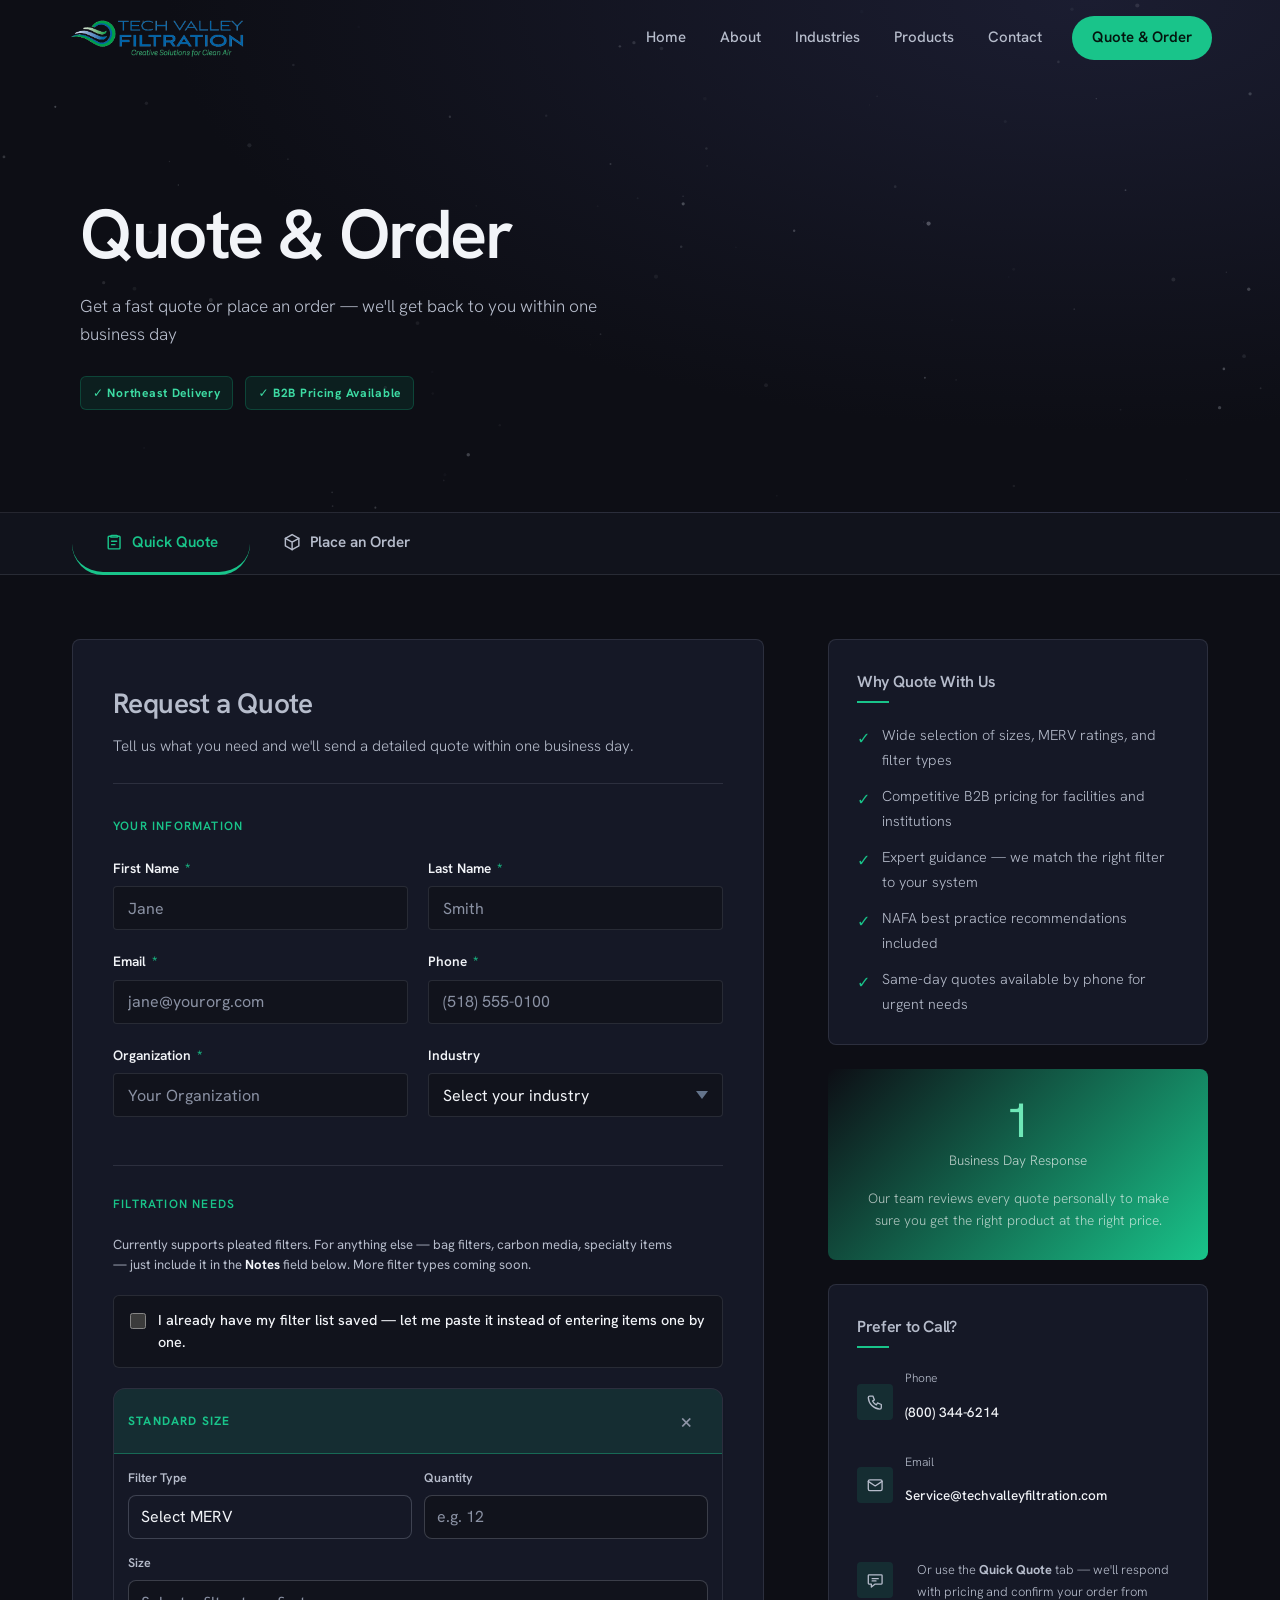
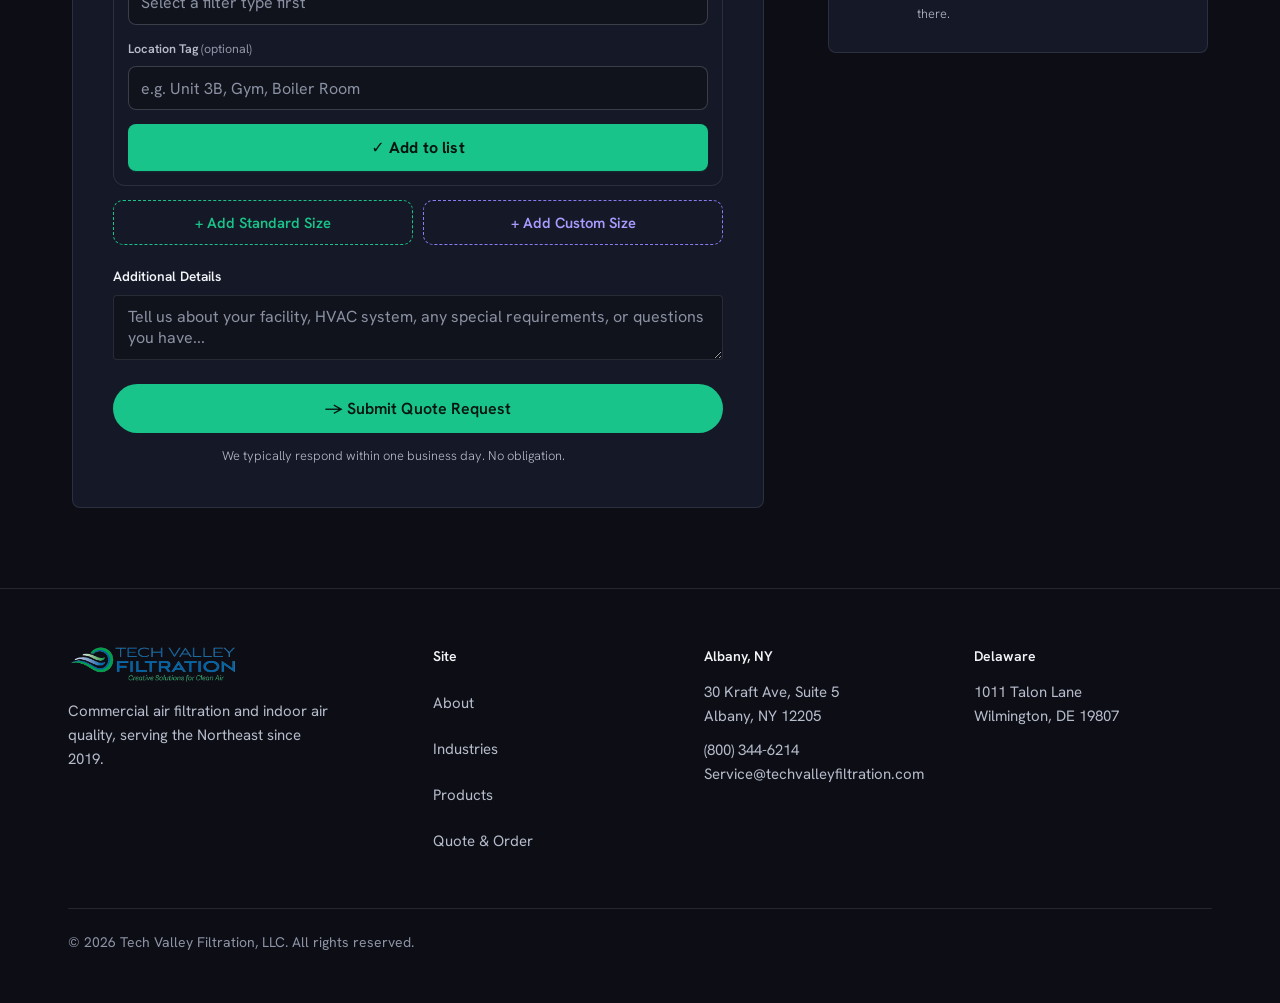
<file: quote.html>
<!DOCTYPE html>
<html lang="en">
<head>
    <meta charset="UTF-8">
    <meta name="viewport" content="width=device-width, initial-scale=1.0">
    <title>Quick Quote & Order | Tech Valley Filtration</title>
    <meta name="description" content="Get a fast quote or place an order for commercial air filtration products. Tech Valley Filtration serves the Northeast.">
    <link rel="preconnect" href="https://fonts.googleapis.com">
    <link href="https://fonts.googleapis.com/css2?family=Hanken+Grotesk:wght@400;500;600;700&display=swap" rel="stylesheet">
    <style>
    /* ═══════════════════════════════════════════════
       DESIGN TOKENS — matches homepage
    ═══════════════════════════════════════════════ */
    @import url('https://fonts.googleapis.com/css2?family=DM+Serif+Display:ital@0;1&family=Hanken+Grotesk:wght@400;500;600;700&display=swap');

    :root {
        --primary:      #0a1628;
        --primary-mid:  #0f1f3d;
        --accent:       #059669;
        --accent-bright:#10b981;
        --accent-glow:  rgba(5,150,105,0.3);
        --accent-light: #d1fae5;
        --gold:         #f59e0b;
        --blue:         #1e40af;
        --blue-bright:  #3b82f6;
        --white:        #ffffff;
        --off-white:    #f8fafc;
        --border:       #e2e8f0;
        --gray:         #64748b;
        --dark-card:    rgba(255,255,255,0.04);
        --dark-border:  rgba(255,255,255,0.1);
    }

    *, *::before, *::after { box-sizing: border-box; margin: 0; padding: 0; }
    html { scroll-behavior: smooth; }
    body { font-family:'Hanken Grotesk',system-ui,sans-serif; color: var(--t-ink); background: var(--t-surface); overflow-x: hidden; line-height: 1.7; }

    /* ── Nav (identical to homepage) ── */
    nav {
        position: sticky; top: 0; z-index: 1000;
        background: rgba(10,22,40,0.97);
        backdrop-filter: blur(12px);
        border-bottom: 1px solid rgba(255,255,255,0.08);
    }
    .nav-container {
        max-width: 1280px; margin: 0 auto; padding: 0 2rem;
        height: 68px; display: flex; align-items: center; justify-content: space-between; gap: 2rem;
    }
    .logo-img { height: 46px; width: auto; }
    .nav-links { display: flex; list-style: none; gap: 0.25rem; align-items: center; }
    .nav-links a {
        display: block; padding: 0.45rem 0.9rem; text-decoration: none;
        color: rgba(255,255,255,0.65); font-size: 0.875rem; font-weight: 500;
        letter-spacing: 0.02em; border-radius: 6px;
        transition: color 0.18s, background 0.18s; white-space: nowrap;
    }
    .nav-links a:hover { color: var(--t-ink); background: rgba(255,255,255,0.07); }
    .nav-links a.active, .nav-links a[aria-current="page"] { color: var(--t-ink); font-weight: 600; background: rgba(255,255,255,0.09); }
    .nav-links li:last-child a {
        background: var(--t-green); color: var(--t-green-ink);
        font-weight: 600; padding: 0.45rem 1.1rem; letter-spacing: 0;
    }
    .nav-links li:last-child a:hover { background: var(--t-green-hi); }
    .mobile-menu-btn {
        display: none; background: none;
        border: 1px solid rgba(255,255,255,0.2); color: white;
        font-size: 1.25rem; cursor: pointer; border-radius: 6px; padding: 0.3rem 0.6rem;
    }

    /* ── Page Hero ── */
    .page-hero {
        background: var(--t-bg);
        padding: 5rem 2rem 4.5rem;
        position: relative; overflow: hidden;
    }
    .page-hero::before {
        content: '';
        position: absolute; inset: 0;
        background:
            radial-gradient(ellipse 70% 80% at 80% 50%, rgba(30,64,175,0.2) 0%, transparent 60%),
            radial-gradient(ellipse 50% 60% at 10% 80%, rgba(5,150,105,0.15) 0%, transparent 55%);
    }
    .page-hero::after {
        content: '';
        position: absolute; inset: 0;
        background-image: radial-gradient(circle, rgba(255,255,255,0.05) 1px, transparent 1px);
        background-size: 30px 30px;
    }
    .page-hero-inner {
        position: relative; z-index: 1;
        max-width: 1280px; margin: 0 auto;
    }
    .page-hero-eyebrow {
        display: inline-flex; align-items: center; gap: 0.5rem;
        font-family:'Hanken Grotesk',system-ui,sans-serif;
        font-size: 0.7rem; font-weight: 700; letter-spacing: 0.14em; text-transform: uppercase;
        color: var(--t-green-hi);
        background: rgba(16,185,129,0.1); border: 1px solid rgba(16,185,129,0.3);
        border-radius: 999px; padding: 0.35rem 1rem; margin-bottom: 1.5rem;
    }
    .page-hero h1 {
        font-family:'Hanken Grotesk',system-ui,sans-serif;
        font-size: clamp(2.25rem, 4vw, 3.5rem); font-weight: 400;
        color: var(--t-ink); line-height: 1.1; letter-spacing: -0.02em; margin-bottom: 1rem;
    }
    .page-hero h1 em { font-style: italic; color: var(--t-green-hi); }
    .page-hero p {
        font-size: 1.05rem; color: rgba(255,255,255,0.55); font-weight: 300;
        line-height: 1.75; max-width: 600px;
    }

    /* ── Section layout ── */
    .section { max-width: 1280px; margin: 0 auto; padding: 5rem 2rem; }
    .section-alt { background: var(--t-bg2); }

    .section-header {
        margin-bottom: 3rem; padding-bottom: 1rem;
        border-bottom: 3px solid var(--t-green);
    }
    .section-header h2 {
        font-family:'Hanken Grotesk',system-ui,sans-serif;
        font-size: 2.25rem; font-weight: 400; color: var(--t-ink); margin-bottom: 0.35rem;
    }
    .section-header p { color: var(--t-ink2); font-size: 0.95rem; font-weight: 300; }

    .section-header-center { text-align: center; margin-bottom: 3rem; }
    .section-header-center h2 {
        font-family:'Hanken Grotesk',system-ui,sans-serif;
        font-size: 2.25rem; font-weight: 400; margin-bottom: 0.5rem;
    }
    .section-header-center p { color: var(--t-ink2); font-size: 0.95rem; font-weight: 300; }

    /* ── CTA section (simple — for pages without the full contact form) ── */
    .cta-section {
        background: var(--t-bg); color: white;
        padding: 5rem 2rem; text-align: center;
        position: relative; overflow: hidden;
    }
    .cta-section::before {
        content: ''; position: absolute; inset: 0;
        background-image: radial-gradient(circle, rgba(255,255,255,0.04) 1px, transparent 1px);
        background-size: 28px 28px; pointer-events: none;
    }
    .cta-section::after {
        content: ''; position: absolute;
        bottom: -100px; right: -100px;
        width: 400px; height: 400px;
        background: radial-gradient(circle, rgba(5,150,105,0.12) 0%, transparent 70%);
        pointer-events: none;
    }
    .cta-section > * { position: relative; }
    .cta-section h2 {
        font-family:'Hanken Grotesk',system-ui,sans-serif;
        font-size: clamp(2rem, 3.5vw, 2.75rem); font-weight: 400; margin-bottom: 1rem;
    }
    .cta-section p { font-size: 1rem; color: rgba(255,255,255,0.55); font-weight: 300; margin-bottom: 2.5rem; }
    .cta-contact { display: flex; justify-content: center; gap: 3rem; flex-wrap: wrap; }
    .cta-contact-item { display: flex; flex-direction: column; gap: 0.3rem; }
    .cta-contact-item span {
        font-family:'Hanken Grotesk',system-ui,sans-serif;
        font-size: 0.65rem; text-transform: uppercase; letter-spacing: 0.1em; color: var(--t-green-hi);
    }
    .cta-contact-item a {
        color: white; text-decoration: none; font-weight: 600; font-size: 1.05rem;
        border-bottom: 1px solid rgba(255,255,255,0.2); padding-bottom: 2px;
        transition: color 0.2s, border-color 0.2s;
    }
    .cta-contact-item a:hover { color: var(--t-green-hi); border-color: var(--t-green-hi); }

    /* ── Footer (identical to homepage) ── */
    footer { background: var(--t-bg); color: white; padding: 4.5rem 2rem 2rem; }
    .footer-inner { max-width: 1280px; margin: 0 auto; }
    .footer-grid {
        display: grid; grid-template-columns: 2fr 1fr 1fr 1fr; gap: 3rem;
        margin-bottom: 3rem; padding-bottom: 3rem; border-bottom: 1px solid rgba(255,255,255,0.07);
    }
    .footer-brand p { color: rgba(255,255,255,0.4); font-size: 0.88rem; font-weight: 300; line-height: 1.8; margin-top: 1rem; }
    .footer-brand img { height: 44px; }
    .footer-col h4 {
        font-family:'Hanken Grotesk',system-ui,sans-serif; font-size: 0.68rem; text-transform: uppercase;
        letter-spacing: 0.12em; color: var(--t-green-hi); margin-bottom: 1.25rem;
    }
    .footer-col ul { list-style: none; }
    .footer-col li { margin-bottom: 0.6rem; }
    .footer-col a { color: rgba(255,255,255,0.45); text-decoration: none; font-size: 0.88rem; font-weight: 300; transition: color 0.2s; }
    .footer-col a:hover { color: white; }
    .footer-col p { color: rgba(255,255,255,0.45); font-size: 0.88rem; font-weight: 300; line-height: 1.8; }
    .footer-bottom { display: flex; justify-content: space-between; align-items: center; color: rgba(255,255,255,0.25); font-size: 0.8rem; }

    /* ── Shared responsive base ── */
    @media (max-width: 1024px) {
        .footer-grid { grid-template-columns: 1fr 1fr; gap: 2rem; }
    }
    @media (max-width: 768px) {
        .mobile-menu-btn { display: block; }
        .nav-links {
            display: none; flex-direction: column;
            position: absolute; top: 100%; left: 0; right: 0;
            background: rgba(10,22,40,0.98); backdrop-filter: blur(12px);
            padding: 1rem 2rem; border-bottom: 1px solid rgba(255,255,255,0.08);
            gap: 0.25rem; z-index: 999;
        }
        .nav-links.open { display: flex; }
            .nav-links a { color: rgba(255,255,255,0.8); padding: 0.6rem 0.5rem; }
        .nav-links a { color: rgba(255,255,255,0.7); padding: 0.6rem 0.5rem; }
        .nav-links li:last-child a { background: var(--t-green); border-radius: 6px; text-align: center; }
        .footer-grid { grid-template-columns: 1fr; }
        .footer-bottom { flex-direction: column; gap: 0.5rem; text-align: center; }
        .cta-contact { gap: 1.5rem; }
    }

    /* ═══════════════════════════════════════════════
       QUOTE PAGE — FORM STYLES
    ═══════════════════════════════════════════════ */
    /* Hero badges */
    .hero-badges {
        display: flex; gap: 0.75rem; flex-wrap: wrap; margin-top: 1.75rem;
    }
    .hero-badge {
        display: inline-flex; align-items: center; gap: 0.35rem;
        font-family:'Hanken Grotesk',system-ui,sans-serif;
        font-size: 0.68rem; font-weight: 700; letter-spacing: 0.06em;
        color: var(--t-green-hi);
        background: rgba(16,185,129,0.1); border: 1px solid rgba(16,185,129,0.25);
        border-radius: 6px; padding: 0.35rem 0.75rem;
    }

.form-switcher-wrap {
            background: var(--t-bg2);
            border-bottom: 1px solid var(--t-line);
            position: sticky;
            top: 73px;
            z-index: 100;
        }

        .form-switcher {
            max-width: 1200px;
            margin: 0 auto;
            padding: 0 2rem;
            display: flex;
            gap: 0;
        }

        .switcher-btn {
            padding: 1.1rem 2rem;
            border: none;
            background: none;
            font-family:'Hanken Grotesk',system-ui,sans-serif;
            font-size: 0.95rem;
            font-weight: 600;
            color: var(--t-ink2);
            cursor: pointer;
            border-bottom: 3px solid transparent;
            margin-bottom: -1px;
            transition: all 0.2s;
            display: flex;
            align-items: center;
            gap: 0.5rem;
        }

        .switcher-btn:hover { color: var(--t-ink); }

        .switcher-btn.active {
            color: var(--t-green);
            border-bottom-color: var(--t-green);
        }

        .switcher-btn .btn-icon { font-size: 1.1rem; }


        /* ── Filter Line Items ── */
        .filter-line-header {
            display: flex;
            align-items: center;
            gap: 0.5rem;
            margin-bottom: 0.4rem;
        }

        .filter-col-label {
            font-size: 0.75rem;
            font-weight: 600;
            color: var(--t-ink2);
            text-transform: uppercase;
            letter-spacing: 0.05em;
        }

        .filter-line-items {
            display: flex;
            flex-direction: column;
            gap: 0.6rem;
            margin-bottom: 0.75rem;
        }

        .filter-line-item {
            display: flex;
            align-items: center;
            gap: 0.5rem;
        }

        .filter-line-item select,
        .filter-line-item input {
            margin: 0;
            min-width: 0;
        }

        .remove-filter-line {
            background: none;
            border: 1px solid var(--t-line);
            border-radius: 4px;
            color: var(--t-ink2);
            cursor: pointer;
            font-size: 1rem;
            height: 36px;
            width: 36px;
            min-width: 36px;
            display: flex;
            align-items: center;
            justify-content: center;
            transition: all 0.2s;
            flex-shrink: 0;
        }

        .remove-filter-line:hover { border-color: #ef4444; color: #f87171; }

        @media (max-width: 640px) {
            .filter-line-header { display: none; }
            .filter-line-item { flex-wrap: wrap; }
            .filter-line-item select,
            .filter-line-item input[type="number"] { flex: 1 1 calc(50% - 0.25rem) !important; }
            .remove-filter-line { margin-left: auto; }
        }

        /* ── Form Panels ── */
        .form-panel { display: none; }
        .form-panel.active { display: block; }

        .form-section {
            max-width: 1200px;
            margin: 0 auto;
            padding: 4rem 2rem 5rem;
        }

        .form-layout {
            display: grid;
            grid-template-columns: 1fr 380px;
            gap: 4rem;
            align-items: start;
        }

        /* ── Form Card ── */
        .form-card {
            background: var(--t-surface);
            border: 1px solid var(--t-line);
            border-radius: 8px;
            padding: 2.5rem;
            box-shadow: 0 4px 24px rgba(15,23,42,0.06);
        }

        .form-card h2 {
            font-family:'Hanken Grotesk',system-ui,sans-serif;
            font-size: 1.75rem;
            font-weight: 400;
            margin-bottom: 0.4rem;
        }

        .form-card .form-subtitle {
            color: var(--t-ink2);
            font-size: 0.95rem;
            font-weight: 300;
            margin-bottom: 2rem;
            padding-bottom: 1.5rem;
            border-bottom: 1px solid var(--t-line);
        }

        .form-row {
            display: grid;
            grid-template-columns: 1fr 1fr;
            gap: 1.25rem;
        }

        .form-group {
            display: flex;
            flex-direction: column;
            gap: 0.4rem;
            margin-bottom: 1.25rem;
        }

        .form-group.full { grid-column: 1 / -1; }

        label {
            font-size: 0.85rem;
            font-weight: 600;
            color: var(--t-ink);
        }

        label .required { color: var(--t-green); margin-left: 2px; }

        input, select, textarea {
            font-family:'Hanken Grotesk',system-ui,sans-serif;
            font-size: 0.95rem;
            color: var(--t-ink);
            background: var(--t-bg2);
            border: 1px solid var(--t-line);
            border-radius: 4px;
            padding: 0.65rem 0.85rem;
            transition: border-color 0.2s, box-shadow 0.2s;
            width: 100%;
        }

        input:focus, select:focus, textarea:focus {
            outline: none;
            border-color: var(--t-green);
            box-shadow: 0 0 0 3px rgba(5,150,105,0.1);
            background: var(--t-surface);
        }

        textarea { resize: vertical; min-height: 100px; }

        select { appearance: none; background-image: url("data:image/svg+xml,%3Csvg xmlns='http://www.w3.org/2000/svg' width='12' height='8' viewBox='0 0 12 8'%3E%3Cpath fill='%2364748b' d='M6 8L0 0h12z'/%3E%3C/svg%3E"); background-repeat: no-repeat; background-position: right 0.85rem center; padding-right: 2.5rem; }

        .form-divider {
            border: none;
            border-top: 1px solid var(--t-line);
            margin: 1.75rem 0;
        }

        .form-section-label {
            font-size: 0.75rem;
            font-weight: 600;
            text-transform: uppercase;
            letter-spacing: 0.1em;
            color: var(--t-green);
            margin-bottom: 1.25rem;
        }

        /* Product line items */
        .line-items { display: flex; flex-direction: column; gap: 0.75rem; margin-bottom: 1rem; }

        .line-item {
            display: grid;
            grid-template-columns: 1fr 80px 36px;
            gap: 0.5rem;
            align-items: center;
        }

        .line-item input, .line-item select { margin: 0; }

        .remove-line {
            background: none;
            border: 1px solid var(--t-line);
            border-radius: 4px;
            color: var(--t-ink2);
            cursor: pointer;
            font-size: 1rem;
            height: 36px;
            width: 36px;
            display: flex;
            align-items: center;
            justify-content: center;
            transition: all 0.2s;
            flex-shrink: 0;
        }

        .remove-line:hover { border-color: #ef4444; color: #f87171; }

        .add-line-btn {
            background: none;
            border: 1px dashed var(--t-line);
            border-radius: 4px;
            color: var(--t-green);
            font-family:'Hanken Grotesk',system-ui,sans-serif;
            font-size: 0.875rem;
            font-weight: 500;
            padding: 0.5rem 1rem;
            cursor: pointer;
            width: 100%;
            transition: all 0.2s;
        }

        .add-line-btn:hover { border-color: var(--t-green); background: var(--t-green-tint); }

        /* Submit button */
        .submit-btn {
            width: 100%;
            background: var(--t-green);
            color: var(--t-green-ink);
            border: none;
            border-radius: 4px;
            padding: 0.9rem 2rem;
            font-family:'Hanken Grotesk',system-ui,sans-serif;
            font-size: 1rem;
            font-weight: 600;
            cursor: pointer;
            margin-top: 1.5rem;
            transition: background 0.2s, transform 0.15s;
            display: flex;
            align-items: center;
            justify-content: center;
            gap: 0.5rem;
        }

        .submit-btn:hover { background: var(--t-green); transform: translateY(-1px); }
        .submit-btn:active { transform: translateY(0); }

        .form-note {
            font-size: 0.8rem;
            color: var(--t-ink2);
            font-weight: 300;
            text-align: center;
            margin-top: 0.75rem;
        }

        /* ── Success State ── */
        .success-msg {
            display: none;
            background: var(--t-green-tint);
            border: 1px solid var(--t-green);
            border-radius: 6px;
            padding: 1.5rem;
            text-align: center;
            margin-top: 1rem;
        }

        .success-msg h3 {
            color: var(--t-green);
            font-size: 1.1rem;
            margin-bottom: 0.4rem;
        }

        .success-msg p {
            color: var(--t-ink2);
            font-size: 0.9rem;
            font-weight: 300;
        }

        /* ── Sidebar ── */
        .form-sidebar { display: flex; flex-direction: column; gap: 1.5rem; }

        .sidebar-card {
            background: var(--t-surface);
            border: 1px solid var(--t-line);
            border-radius: 8px;
            padding: 1.75rem;
        }

        .sidebar-card h3 {
            font-size: 1rem;
            font-weight: 600;
            margin-bottom: 1.25rem;
            padding-bottom: 0.75rem;
            border-bottom: 2px solid var(--t-green);
            display: inline-block;
        }

        .sidebar-card h3 { display: block; border-bottom: none; padding-bottom: 0; }
        .sidebar-card h3::after { content: ''; display: block; width: 2rem; height: 2px; background: var(--t-green); margin-top: 0.4rem; }

        .why-list { list-style: none; display: flex; flex-direction: column; gap: 0.75rem; }

        .why-list li {
            display: flex;
            align-items: flex-start;
            gap: 0.75rem;
            font-size: 0.9rem;
            color: var(--t-ink2);
            font-weight: 300;
        }

        .why-list li .check {
            color: var(--t-green);
            font-size: 1rem;
            flex-shrink: 0;
            margin-top: 0.1rem;
        }

        .contact-lines { display: flex; flex-direction: column; gap: 1rem; }

        .contact-line {
            display: flex;
            align-items: center;
            gap: 0.75rem;
        }

        .contact-line-icon {
            width: 36px;
            height: 36px;
            background: var(--t-green-tint);
            border-radius: 4px;
            display: flex;
            align-items: center;
            justify-content: center;
            font-size: 1rem;
            flex-shrink: 0;
        }

        .contact-line-text { font-size: 0.85rem; }
        .contact-line-text span { display: block; color: var(--t-ink2); font-size: 0.75rem; font-weight: 300; }
        .contact-line-text a { color: var(--t-ink); text-decoration: none; font-weight: 500; }
        .contact-line-text a:hover { color: var(--t-green); }

        .turnaround-box {
            background: linear-gradient(135deg, var(--t-bg) 0%, var(--t-green) 100%);
            color: white;
            border-radius: 8px;
            padding: 1.75rem;
            text-align: center;
        }

        .turnaround-box .big-num {
            font-family:'Hanken Grotesk',system-ui,sans-serif;
            font-size: 3rem;
            font-weight: 400;
            color: #6ee7b7;
            line-height: 1;
        }

        .turnaround-box .big-label {
            font-size: 0.85rem;
            opacity: 0.7;
            margin-top: 0.25rem;
            font-weight: 300;
        }

        .turnaround-box p {
            font-size: 0.85rem;
            opacity: 0.65;
            margin-top: 1rem;
            font-weight: 300;
            line-height: 1.6;
        }

        /* ── Footer ── */
        footer { background: var(--t-bg); color: white; padding: 4rem 2rem 2rem; }
        .footer-inner { max-width: 1200px; margin: 0 auto; }

        .footer-grid {
            display: grid;
            grid-template-columns: 2fr 1fr 1fr 1fr;
            gap: 3rem;
            margin-bottom: 3rem;
            padding-bottom: 3rem;
            border-bottom: 1px solid rgba(255,255,255,0.1);
        }

        .footer-brand p { color: rgba(255,255,255,0.5); font-size: 0.9rem; font-weight: 300; line-height: 1.8; margin-top: 1rem; }

        .footer-col h4 { font-size: 0.8rem; text-transform: uppercase; letter-spacing: 0.1em; color: var(--t-green); margin-bottom: 1.25rem; }
        .footer-col ul { list-style: none; }
        .footer-col li { margin-bottom: 0.6rem; }
        .footer-col a { color: rgba(255,255,255,0.55); text-decoration: none; font-size: 0.9rem; font-weight: 300; transition: color 0.2s; }
        .footer-col a:hover { color: white; }
        .footer-col p { color: rgba(255,255,255,0.55); font-size: 0.9rem; font-weight: 300; line-height: 1.8; }

        .footer-bottom { display: flex; justify-content: space-between; align-items: center; color: rgba(255,255,255,0.3); font-size: 0.85rem; }

        /* ── Responsive ── */
        @media (max-width: 1024px) {
            .form-layout { grid-template-columns: 1fr; }
            .form-sidebar { display: grid; grid-template-columns: 1fr 1fr; }
            .turnaround-box { grid-column: 1 / -1; }
            .footer-grid { grid-template-columns: 1fr 1fr; gap: 2rem; }
        }

        @media (max-width: 768px) {
            .mobile-menu-btn { display: block; }
            .nav-links { display: none; flex-direction: column; position: absolute; top: 100%; left: 0; right: 0; background: rgba(10,22,40,0.98); backdrop-filter: blur(12px); padding: 1rem 2rem; border-bottom: 1px solid rgba(255,255,255,0.08); gap: 0.25rem; z-index: 1001; }
            .nav-links.open { display: flex; }
            .nav-links a { color: rgba(255,255,255,0.8); padding: 0.6rem 0.5rem; }
            .page-hero h1 { font-size: 2.25rem; }
            .form-row { grid-template-columns: 1fr; }
            .form-sidebar { grid-template-columns: 1fr; }
            .switcher-btn { padding: 1rem; font-size: 0.875rem; }
            .footer-grid { grid-template-columns: 1fr; }
            .footer-bottom { flex-direction: column; gap: 0.5rem; text-align: center; }
            .line-item { grid-template-columns: 1fr 70px 36px; }
        }
    
</style>
<link rel="canonical" href="https://techvalleyfiltration.com/quote.html">
<link rel="icon" type="image/png" href="ImageAssets/logo-transparent.png">

<meta property="og:type" content="website">
<meta property="og:site_name" content="Tech Valley Filtration">
<meta property="og:title" content="Quick Quote & Order | Tech Valley Filtration">
<meta property="og:description" content="Get a fast quote or place an order for commercial air filtration products. Tech Valley Filtration serves the Northeast.">
<meta property="og:url" content="https://techvalleyfiltration.com/quote.html">
<meta property="og:image" content="https://techvalleyfiltration.com/ImageAssets/logo-transparent.png">
<meta name="twitter:card" content="summary">
<meta name="twitter:title" content="Quick Quote & Order | Tech Valley Filtration">
<meta name="twitter:description" content="Get a fast quote or place an order for commercial air filtration products. Tech Valley Filtration serves the Northeast.">
<meta name="twitter:image" content="https://techvalleyfiltration.com/ImageAssets/logo-transparent.png">

<meta name="google-site-verification" content="RfB7fsR8nvl1SEIrdiZfe_AjPQJ2SG3FxFRal27xsy8" />

<!-- Google tag (gtag.js) -->
<script async src="https://www.googletagmanager.com/gtag/js?id=G-WML500RV4E"></script>
<script>
  window.dataLayer = window.dataLayer || [];
  function gtag(){dataLayer.push(arguments);}
  gtag('js', new Date());
  gtag('config', 'G-WML500RV4E');
</script>

<script type="application/ld+json">
{
  "@context": "https://schema.org",
  "@type": ["LocalBusiness", "HVACBusiness"],
  "name": "Tech Valley Filtration",
  "legalName": "Tech Valley Filtration, LLC",
  "image": "https://techvalleyfiltration.com/ImageAssets/logo-transparent.png",
  "logo": "https://techvalleyfiltration.com/ImageAssets/logo-transparent.png",
  "url": "https://techvalleyfiltration.com/",
  "telephone": "+1-800-344-6214",
  "email": "Service@techvalleyfiltration.com",
  "address": {
    "@type": "PostalAddress",
    "streetAddress": "30 Kraft Ave, Suite 5",
    "addressLocality": "Albany",
    "addressRegion": "NY",
    "postalCode": "12205",
    "addressCountry": "US"
  },
  "areaServed": ["Albany, NY", "Troy, NY", "Schenectady, NY", "Capital Region NY", "Northeastern United States"],
  "priceRange": "$$",
  "foundingDate": "2019",
  "description": "Commercial HVAC air filtration, UV-C disinfection, and indoor air quality solutions serving educational, healthcare, government, and industrial facilities across the Northeast."
}
</script>

<link rel="stylesheet" href="tvf-theme.css">
</head>
<body>

    <!-- Navigation -->
    <a class="tvf-skip" href="#main">Skip to content</a>
<header class="tvf-nav" id="tvfNav"><div class="tvf-wrap">
    <a class="tvf-logo" href="index.html" aria-label="Tech Valley Filtration home"><img src="assets/logo.png" alt="Tech Valley Filtration" width="640" height="133" loading="lazy" decoding="async"></a>
    <button class="tvf-menu" id="menuBtn" aria-expanded="false" aria-controls="navLinks">Menu</button>
    <ul id="navLinks">
      <li><a href="index.html">Home</a></li>
      <li><a href="about.html">About</a></li>
      <li><a href="industries.html">Industries</a></li>
      <li><a href="products.html">Products</a></li>
      <li><a href="index.html#quote">Contact</a></li>
      <li><a class="tvf-cta" href="quote.html" aria-current="page">Quote &amp; Order</a></li>
    </ul></div></header>
<main id="main">

    <!-- Hero -->
    <section class="page-hero">
        <div class="page-hero-inner">
        <div class="page-hero-eyebrow">Fast Response &middot; B2B Pricing</div>
        <h1>Quote &amp; <em>Order</em></h1>
        <p>Get a fast quote or place an order — we'll get back to you within one business day</p>
        <div class="hero-badges">
            
            <span class="hero-badge">&#10003; Northeast Delivery</span>
            <span class="hero-badge">&#10003; B2B Pricing Available</span>
        </div>
        </div>
    </section>

    <!-- Tab Switcher -->
    <div class="form-switcher-wrap">
        <div class="form-switcher">
            <button class="switcher-btn active" onclick="switchForm('quote')" id="btn-quote">
                <span class="btn-icon"><svg class="tvf-ic" viewBox="0 0 24 24" fill="none" stroke="currentColor" stroke-width="1.7" stroke-linecap="round" stroke-linejoin="round" aria-hidden="true"><path d="M9 4h6a1 1 0 0 1 1 1v1H8V5a1 1 0 0 1 1-1z"/><path d="M8 5H6a1 1 0 0 0-1 1v13a1 1 0 0 0 1 1h12a1 1 0 0 0 1-1V6a1 1 0 0 0-1-1h-2"/><path d="M9 11h6M9 15h4"/></svg></span> Quick Quote
            </button>
            <button class="switcher-btn" onclick="switchForm('order')" id="btn-order">
                <span class="btn-icon"><svg class="tvf-ic" viewBox="0 0 24 24" fill="none" stroke="currentColor" stroke-width="1.7" stroke-linecap="round" stroke-linejoin="round" aria-hidden="true"><path d="M12 3l8 4.5v9L12 21l-8-4.5v-9L12 3z"/><path d="M12 12l8-4.5M12 12v9M12 12L4 7.5"/></svg></span> Place an Order
            </button>
        </div>
    </div>

    <!-- Quote Form Panel -->
    <div id="panel-quote" class="form-panel active">
        <div class="form-section">
            <div class="form-layout">

                <div class="form-card">
                    <h2>Request a Quote</h2>
                    <p class="form-subtitle">Tell us what you need and we'll send a detailed quote within one business day.</p>

                    <form id="quoteForm">
                        <p class="form-section-label">Your Information</p>
                        <div class="form-row">
                            <div class="form-group">
                                <label>First Name <span class="required">*</span></label>
                                <input type="text" name="first_name" autocomplete="given-name" placeholder="Jane" required>
                            </div>
                            <div class="form-group">
                                <label>Last Name <span class="required">*</span></label>
                                <input type="text" name="last_name" autocomplete="family-name" placeholder="Smith" required>
                            </div>
                        </div>
                        <div class="form-row">
                            <div class="form-group">
                                <label>Email <span class="required">*</span></label>
                                <input type="email" name="email" autocomplete="email" placeholder="jane@yourorg.com" required>
                            </div>
                            <div class="form-group">
                                <label>Phone <span class="required">*</span></label>
                                <input type="tel" name="phone" autocomplete="tel" placeholder="(518) 555-0100" required>
                            </div>
                        </div>
                        <div class="form-row">
                            <div class="form-group">
                                <label>Organization <span class="required">*</span></label>
                                <input type="text" name="organization" autocomplete="organization" placeholder="Your Organization" required>
                            </div>
                            <div class="form-group">
                                <label>Industry</label>
                                <select name="industry">
                                    <option value="">Select your industry</option>
                                    <option>Higher Education</option>
                                    <option>K-12 Schools</option>
                                    <option>Healthcare &amp; Senior Living</option>
                                    <option>Government &amp; Commercial</option>
                                    <option>Libraries &amp; Museums</option>
                                    <option>Manufacturing</option>
                                    <option>Indoor Firing Ranges</option>
                                    <option>Cannabis Cultivation</option>
                                    <option>Computer Data Centers</option>
                                    <option>Other</option>
                                </select>
                            </div>
                        </div>

                        <hr class="form-divider">
                        <p class="form-section-label">Filtration Needs</p>
                        <p style="font-size:0.82rem; color:var(--t-ink2); margin-bottom:1.25rem; line-height:1.55;">Currently supports pleated filters. For anything else &mdash; bag filters, carbon media, specialty items &mdash; just include it in the <strong style="color:var(--t-ink);">Notes</strong> field below. More filter types coming soon.</p>

                        <!-- Toggle: enter one-by-one vs paste a list -->
                        <div style="margin-bottom:1.25rem; padding:0.85rem 1rem; background:var(--t-bg2); border:1px solid var(--t-line); border-radius:6px; display:flex; align-items:flex-start; gap:0.75rem;">
                            <input type="checkbox" id="pasteListToggle" name="use_paste_list" style="margin-top:3px; accent-color:var(--accent); width:16px; height:16px; flex-shrink:0; cursor:pointer;" onchange="togglePasteList(this.checked)">
                            <label for="pasteListToggle" style="font-size:0.9rem; color:var(--t-ink); font-weight:500; cursor:pointer; line-height:1.5;">I already have my filter list saved — let me paste it instead of entering items one by one.</label>
                        </div>

                        <!-- One-by-one entry (default) -->
                        <div id="lineItemsSection">
                            <!-- Saved filters list (appears once at least one is added) -->
                            <div id="filterSummary" style="display:none;background:linear-gradient(180deg, var(--t-green-tint) 0%, var(--t-green-tint) 100%);border:1px solid rgba(25,196,138,.4);border-radius:12px;padding:14px 16px;margin-bottom:16px;">
                                <div style="display:flex;align-items:center;justify-content:space-between;margin-bottom:10px;">
                                    <p style="margin:0;font-size:0.72rem;font-weight:700;color:var(--t-green);text-transform:uppercase;letter-spacing:0.1em;">Your Filter List</p>
                                    <span id="filterSummaryCount" style="background:var(--t-green);color:var(--t-green-ink);border-radius:999px;padding:2px 10px;font-size:0.7rem;font-weight:700;">0</span>
                                </div>
                                <div id="filterSummaryList" style="display:flex;flex-direction:column;gap:8px;"></div>
                            </div>
                            <!-- Editable line cards -->
                            <div id="quoteLineItems"></div>
                            <!-- Add new line buttons -->
                            <div style="display:flex;gap:10px;flex-wrap:wrap;margin-top:6px;">
                                <button type="button" class="add-line-btn" onclick="addFilterLine(false)" style="flex:1;min-width:160px;background:var(--t-surface);border:1.5px dashed var(--t-green);color:var(--t-green);font-weight:600;padding:12px 14px;border-radius:10px;font-size:0.92rem;cursor:pointer;transition:background 0.15s, border-color 0.15s;" onmouseover="this.style.background='var(--t-green-tint)';this.style.borderStyle='solid';" onmouseout="this.style.background='var(--t-surface)';this.style.borderStyle='dashed';">+ Add Standard Size</button>
                                <button type="button" class="add-line-btn" onclick="addFilterLine(true)" style="flex:1;min-width:160px;background:var(--t-surface);border:1.5px dashed #8b7cf6;color:#a99bff;font-weight:600;padding:12px 14px;border-radius:10px;font-size:0.92rem;cursor:pointer;transition:background 0.15s, border-color 0.15s;" onmouseover="this.style.background='rgba(139,124,246,.14)';this.style.borderStyle='solid';" onmouseout="this.style.background='var(--t-surface)';this.style.borderStyle='dashed';">+ Add Custom Size</button>
                            </div>
                        </div>

                        <!-- Paste list (shown when checkbox checked) -->
                        <div id="pasteListSection" style="display:none;">
                            <div class="form-group">
                                <label>Paste Your Filter List <span class="required">*</span></label>
                                <textarea id="pasteListText" name="paste_list" rows="8" placeholder="Paste your filter list here — any format works. For example:&#10;&#10;20x20x2 MERV 13 — qty 24&#10;16x25x4 MERV 8 — qty 12&#10;Custom 17.5x21x1 MERV 11 — qty 6&#10;&#10;We'll sort out the details from there."></textarea>
                            </div>
                        </div>

                        <div class="form-group" style="margin-top:1.25rem">
                            <label>Additional Details</label>
                            <textarea name="notes" placeholder="Tell us about your facility, HVAC system, any special requirements, or questions you have..."></textarea>
                        </div>

                        <button type="submit" class="submit-btn">
                            &#8594; Submit Quote Request
                        </button>
                        <p class="form-note">We typically respond within one business day. No obligation.</p>
                    </form>

                    <div class="success-msg" id="quoteSuccess">
                        <h3>&#10003; Quote Request Received!</h3>
                        <p>Thanks — we'll review your request and send a detailed quote to your email within one business day.</p>
                    </div>
                </div>

                <div class="form-sidebar">
                    <div class="sidebar-card">
                        <h3>Why Quote With Us</h3>
                        <ul class="why-list">
                            <li><span class="check">&#10003;</span> Wide selection of sizes, MERV ratings, and filter types</li>
                            <li><span class="check">&#10003;</span> Competitive B2B pricing for facilities and institutions</li>
                            <li><span class="check">&#10003;</span> Expert guidance — we match the right filter to your system</li>
                            <li><span class="check">&#10003;</span> NAFA best practice recommendations included</li>
                            <li><span class="check">&#10003;</span> Same-day quotes available by phone for urgent needs</li>
                        </ul>
                    </div>

                    <div class="turnaround-box">
                        <div class="big-num">1</div>
                        <div class="big-label">Business Day Response</div>
                        <p>Our team reviews every quote personally to make sure you get the right product at the right price.</p>
                    </div>

                    <div class="sidebar-card">
                        <h3>Prefer to Call?</h3>
                        <div class="contact-lines">
                            <div class="contact-line">
                                <div class="contact-line-icon"><svg class="tvf-ic" viewBox="0 0 24 24" fill="none" stroke="currentColor" stroke-width="1.7" stroke-linecap="round" stroke-linejoin="round" aria-hidden="true"><path d="M5 4h4l2 5-2.5 1.5a11 11 0 0 0 5 5L15 13l5 2v4a2 2 0 0 1-2 2A16 16 0 0 1 3 6a2 2 0 0 1 2-2"/></svg></div>
                                <div class="contact-line-text">
                                    <span>Phone</span>
                                    <a href="tel:800-344-6214">(800) 344-6214</a>
                                </div>
                            </div>
                            <div class="contact-line">
                                <div class="contact-line-icon"><svg class="tvf-ic" viewBox="0 0 24 24" fill="none" stroke="currentColor" stroke-width="1.7" stroke-linecap="round" stroke-linejoin="round" aria-hidden="true"><rect x="3" y="5" width="18" height="14" rx="2"/><path d="M3 7l9 6 9-6"/></svg></div>
                                <div class="contact-line-text">
                                    <span>Email</span>
                                    <a href="mailto:Service@techvalleyfiltration.com">Service@techvalleyfiltration.com</a>
                                </div>
                            </div>
                            <div class="contact-line">
                                <div class="contact-line-icon"><svg class="tvf-ic" viewBox="0 0 24 24" fill="none" stroke="currentColor" stroke-width="1.7" stroke-linecap="round" stroke-linejoin="round" aria-hidden="true"><path d="M4 5h16a1 1 0 0 1 1 1v10a1 1 0 0 1-1 1h-8l-5 4v-4H4a1 1 0 0 1-1-1V6a1 1 0 0 1 1-1z"/><path d="M8 10h8M8 13h5"/></svg></div>
                                <div class="contact-line-text">
                </div>
                <p style="color: var(--t-ink2); font-size: 0.8rem; margin-top: 1.5rem; font-weight: 300;">Or use the <strong>Quick Quote</strong> tab — we'll respond with pricing and confirm your order from there.</p>
            </div>
        </div>
    </div>
    </div>
    </div>
    </div>
</div>

    <!-- Order Form Panel -->
    <div id="panel-order" class="form-panel">
        <div class="form-section">
            <div style="max-width: 600px; margin: 3rem auto; text-align: center; padding: 3rem 2rem; background: var(--t-surface); border: 1px solid var(--t-line); border-radius: 12px;">
                <svg xmlns="http://www.w3.org/2000/svg" width="44" height="44" viewBox="0 0 24 24" fill="none" stroke="var(--accent)" stroke-width="1.5" stroke-linecap="round" stroke-linejoin="round" aria-hidden="true" style="margin-bottom: 1.25rem;"><circle cx="12" cy="12" r="10"/><line x1="12" y1="8" x2="12" y2="12"/><line x1="12" y1="16" x2="12.01" y2="16"/></svg>
                <h2 style="font-family: 'Hanken Grotesk',system-ui,sans-serif; font-size: 1.75rem; font-weight: 400; margin-bottom: 1rem; color: var(--t-ink);">Online Ordering Coming Soon</h2>
                <p style="color: var(--t-ink2); font-size: 0.95rem; font-weight: 300; line-height: 1.7; margin-bottom: 2rem;">We're building out our online ordering system. In the meantime, the fastest way to place an order is by phone or email — we typically confirm same day.</p>
                <div style="display: flex; flex-direction: column; gap: 1rem; align-items: center;">
                    <a href="tel:800-344-6214" style="display: inline-flex; align-items: center; gap: 0.5rem; background: var(--t-green); color: var(--t-green-ink); text-decoration: none; padding: 0.85rem 2rem; border-radius: 6px; font-weight: 600; font-size: 0.95rem; width: 100%; max-width: 280px; justify-content: center;"><svg xmlns="http://www.w3.org/2000/svg" width="16" height="16" viewBox="0 0 24 24" fill="none" stroke="currentColor" stroke-width="2" stroke-linecap="round" stroke-linejoin="round" aria-hidden="true"><path d="M22 16.92v3a2 2 0 0 1-2.18 2 19.79 19.79 0 0 1-8.63-3.07A19.5 19.5 0 0 1 4.69 13a19.79 19.79 0 0 1-3.07-8.67A2 2 0 0 1 3.62 2h3a2 2 0 0 1 2 1.72c.127.96.361 1.903.7 2.81a2 2 0 0 1-.45 2.11L7.91 9.91a16 16 0 0 0 6.18 6.18l.96-.96a2 2 0 0 1 2.11-.45c.907.339 1.85.573 2.81.7A2 2 0 0 1 22 17z"/></svg> Call (800) 344-6214</a>
                    <a href="mailto:Service@techvalleyfiltration.com" style="display: inline-flex; align-items: center; gap: 0.5rem; border: 1px solid var(--t-line); color: var(--t-ink); text-decoration: none; padding: 0.85rem 2rem; border-radius: 6px; font-weight: 500; font-size: 0.95rem; width: 100%; max-width: 280px; justify-content: center;"><svg xmlns="http://www.w3.org/2000/svg" width="16" height="16" viewBox="0 0 24 24" fill="none" stroke="currentColor" stroke-width="2" stroke-linecap="round" stroke-linejoin="round" aria-hidden="true"><path d="M4 4h16c1.1 0 2 .9 2 2v12c0 1.1-.9 2-2 2H4c-1.1 0-2-.9-2-2V6c0-1.1.9-2 2-2z"/><polyline points="22,6 12,13 2,6"/></svg> Email Us</a>
                </div>
                <p style="color: var(--t-ink2); font-size: 0.8rem; margin-top: 1.5rem; font-weight: 300;">Or use the <strong>Quick Quote</strong> tab &mdash; we'll respond with pricing and confirm your order from there.</p>
            </div>
        </div>
    </div>

    <!-- Footer -->
    </main>
<footer class="tvf-foot"><div class="tvf-wrap">
    <div class="tvf-cols">
      <div><img src="assets/logo.png" alt="Tech Valley Filtration" width="640" height="133" loading="lazy" decoding="async"><p>Commercial air filtration and indoor air quality, serving the Northeast since 2019.</p></div>
      <div><h3>Site</h3><ul><li><a href="about.html">About</a></li><li><a href="industries.html">Industries</a></li><li><a href="products.html">Products</a></li><li><a href="quote.html">Quote &amp; Order</a></li></ul></div>
      <div><h3>Albany, NY</h3><p>30 Kraft Ave, Suite 5<br>Albany, NY 12205</p><p><a href="tel:+18003446214">(800) 344-6214</a><br><a href="mailto:Service@techvalleyfiltration.com">Service@techvalleyfiltration.com</a></p></div>
      <div><h3>Delaware</h3><p>1011 Talon Lane<br>Wilmington, DE 19807</p></div>
    </div>
    <p class="tvf-base">© 2026 Tech Valley Filtration, LLC. All rights reserved.</p>
  </div></footer>
    <style>
    .sms-float-btn {
        position: fixed; bottom: 1.5rem; right: 1.5rem;
        background: var(--t-green); color: var(--t-green-ink); text-decoration: none;
        padding: 0.85rem 1.4rem; border-radius: 50px;
        font-family:'Hanken Grotesk',system-ui,sans-serif; font-weight: 600; font-size: 0.95rem;
        display: flex; align-items: center; gap: 0.5rem;
        box-shadow: 0 4px 20px rgba(5,150,105,0.45); z-index: 9999;
        transition: transform 0.2s, box-shadow 0.2s;
    }
    .sms-float-btn:hover { transform: translateY(-3px); box-shadow: 0 8px 28px rgba(5,150,105,0.55); }
    @media (max-width: 768px) {
        .sms-float-btn span { display: none; }
        .sms-float-btn { width: 56px; height: 56px; border-radius: 50%; justify-content: center; font-size: 1.4rem; padding: 0; }
    }
    </style>

    <script>
        // Mobile nav
        

        // Tab switcher
        function switchForm(tab) {
            document.querySelectorAll('.form-panel').forEach(p => p.classList.remove('active'));
            document.querySelectorAll('.switcher-btn').forEach(b => b.classList.remove('active'));
            document.getElementById('panel-' + tab).classList.add('active');
            document.getElementById('btn-' + tab).classList.add('active');
        }


        // ── Filter size data (depth-first, no SKU shown) ────────────────
        const SIZES_MERV8 = [
          { label: '10" x 10" x 1"', sku: 'TVF-PF-10101' },
          { label: '10" x 20" x 1"', sku: 'TVF-PF-10201' },
          { label: '10" x 24" x 1"', sku: 'TVF-PF-10241' },
          { label: '10" x 25" x 1"', sku: 'TVF-PF-10251' },
          { label: '10" x 30" x 1"', sku: 'TVF-PF-10301' },
          { label: '10" x 36" x 1"', sku: 'TVF-PF-10361' },
          { label: '12" x 12" x 1"', sku: 'TVF-PF-12121' },
          { label: '12" x 20" x 1"', sku: 'TVF-PF-12201' },
          { label: '12" x 24" x 1"', sku: 'TVF-PF-12241' },
          { label: '12" x 25" x 1"', sku: 'TVF-PF-12251' },
          { label: '12" x 30" x 1"', sku: 'TVF-PF-12301' },
          { label: '12" x 36" x 1"', sku: 'TVF-PF-12361' },
          { label: '14" x 18" x 1"', sku: 'TVF-PF-14181' },
          { label: '14" x 20" x 1"', sku: 'TVF-PF-14201' },
          { label: '14" x 24" x 1"', sku: 'TVF-PF-14241' },
          { label: '14" x 25" x 1"', sku: 'TVF-PF-14251' },
          { label: '14" x 30" x 1"', sku: 'TVF-PF-14301' },
          { label: '15" x 20" x 1"', sku: 'TVF-PF-15201' },
          { label: '15" x 25" x 1"', sku: 'TVF-PF-15251' },
          { label: '16" x 16" x 1"', sku: 'TVF-PF-16161' },
          { label: '16" x 20" x 1"', sku: 'TVF-PF-16201' },
          { label: '16" x 24" x 1"', sku: 'TVF-PF-16241' },
          { label: '16" x 25" x 1"', sku: 'TVF-PF-16251' },
          { label: '16" x 30" x 1"', sku: 'TVF-PF-16301' },
          { label: '18" x 18" x 1"', sku: 'TVF-PF-18181' },
          { label: '18" x 20" x 1"', sku: 'TVF-PF-18201' },
          { label: '18" x 24" x 1"', sku: 'TVF-PF-18241' },
          { label: '18" x 25" x 1"', sku: 'TVF-PF-18251' },
          { label: '18" x 30" x 1"', sku: 'TVF-PF-18301' },
          { label: '20" x 20" x 1"', sku: 'TVF-PF-20201' },
          { label: '20" x 22" x 1"', sku: 'TVF-PF-20221' },
          { label: '20" x 24" x 1"', sku: 'TVF-PF-20241' },
          { label: '20" x 25" x 1"', sku: 'TVF-PF-20251' },
          { label: '10" x 20" x 2"', sku: 'TVF-PF-10202' },
          { label: '12" x 20" x 2"', sku: 'TVF-PF-12202' },
          { label: '12" x 24" x 2"', sku: 'TVF-PF-12242' },
          { label: '14" x 20" x 2"', sku: 'TVF-PF-14202' },
          { label: '14" x 25" x 2"', sku: 'TVF-PF-14252' },
          { label: '15" x 20" x 2"', sku: 'TVF-PF-15202' },
          { label: '16" x 16" x 2"', sku: 'TVF-PF-16162' },
          { label: '16" x 20" x 2"', sku: 'TVF-PF-16202' },
          { label: '16" x 24" x 2"', sku: 'TVF-PF-16242' },
          { label: '16" x 25" x 2"', sku: 'TVF-PF-16252' },
          { label: '16" x 30" x 2"', sku: 'TVF-PF-16302' },
          { label: '18" x 18" x 2"', sku: 'TVF-PF-18182' },
          { label: '18" x 20" x 2"', sku: 'TVF-PF-18202' },
          { label: '18" x 24" x 2"', sku: 'TVF-PF-18242' },
          { label: '18" x 25" x 2"', sku: 'TVF-PF-18252' },
          { label: '20" x 20" x 2"', sku: 'TVF-PF-20202' },
          { label: '20" x 24" x 2"', sku: 'TVF-PF-20242' },
          { label: '20" x 25" x 2"', sku: 'TVF-PF-20252' },
          { label: '12" x 24" x 4"', sku: 'TVF-PF-12244' },
          { label: '16" x 20" x 4"', sku: 'TVF-PF-16204' },
          { label: '16" x 24" x 4"', sku: 'TVF-PF-16244' },
          { label: '16" x 25" x 4"', sku: 'TVF-PF-16254' },
          { label: '18" x 24" x 4"', sku: 'TVF-PF-18244' },
          { label: '20" x 20" x 4"', sku: 'TVF-PF-20204' },
          { label: '20" x 24" x 4"', sku: 'TVF-PF-20244' },
          { label: '24" x 24" x 4"', sku: 'TVF-M10HC-24244' },
        ];
        const SIZES_MERV11 = [
          { label: '10" x 10" x 1"', sku: 'TVF-M11-10101' },
          { label: '10" x 20" x 1"', sku: 'TVF-M11-10201' },
          { label: '10" x 24" x 1"', sku: 'TVF-M11-10241' },
          { label: '12" x 12" x 1"', sku: 'TVF-M11-12121' },
          { label: '12" x 20" x 1"', sku: 'TVF-M11-12201' },
          { label: '12" x 24" x 1"', sku: 'TVF-M11-12241' },
          { label: '12" x 25" x 1"', sku: 'TVF-M11-12251' },
          { label: '12" x 30" x 1"', sku: 'TVF-M11-12301' },
          { label: '12" x 36" x 1"', sku: 'TVF-M11-12361' },
          { label: '14" x 18" x 1"', sku: 'TVF-M11-14181' },
          { label: '14" x 20" x 1"', sku: 'TVF-M11-14201' },
          { label: '14" x 24" x 1"', sku: 'TVF-M11-14241' },
          { label: '14" x 25" x 1"', sku: 'TVF-M11-14251' },
          { label: '14" x 30" x 1"', sku: 'TVF-M11-14301' },
          { label: '15" x 20" x 1"', sku: 'TVF-M11-15201' },
          { label: '16" x 16" x 1"', sku: 'TVF-M11-16161' },
          { label: '16" x 20" x 1"', sku: 'TVF-M11-16201' },
          { label: '16" x 24" x 1"', sku: 'TVF-M11-16241' },
          { label: '16" x 25" x 1"', sku: 'TVF-M11-16251' },
          { label: '18" x 18" x 1"', sku: 'TVF-M11-18181' },
          { label: '18" x 20" x 1"', sku: 'TVF-M11-18201' },
          { label: '18" x 24" x 1"', sku: 'TVF-M11-18241' },
          { label: '18" x 30" x 1"', sku: 'TVF-M11-18301' },
          { label: '20" x 20" x 1"', sku: 'TVF-M11-20201' },
          { label: '20" x 24" x 1"', sku: 'TVF-M11-20241' },
          { label: '20" x 25" x 1"', sku: 'TVF-M11-20251' },
          { label: '20" x 30" x 1"', sku: 'TVF-M11-20301' },
          { label: '20" x 36" x 1"', sku: 'TVF-M11-20361' },
          { label: '22" x 22" x 1"', sku: 'TVF-M11-22221' },
          { label: '24" x 24" x 1"', sku: 'TVF-M11-24241' },
          { label: '24" x 30" x 1"', sku: 'TVF-M11-24301' },
          { label: '24" x 36" x 1"', sku: 'TVF-M11-24361' },
          { label: '25" x 25" x 1"', sku: 'TVF-M11-25251' },
          { label: '12" x 12" x 2"', sku: 'TVF-M11-12122' },
          { label: '12" x 20" x 2"', sku: 'TVF-M11-12202' },
          { label: '12" x 24" x 2"', sku: 'TVF-M11-12242' },
          { label: '14" x 20" x 2"', sku: 'TVF-M11-14202' },
          { label: '14" x 25" x 2"', sku: 'TVF-M11-14252' },
          { label: '14" x 30" x 2"', sku: 'TVF-M11-14302' },
          { label: '15" x 20" x 2"', sku: 'TVF-M11-15202' },
          { label: '16" x 16" x 2"', sku: 'TVF-M11-16162' },
          { label: '16" x 20" x 2"', sku: 'TVF-M11-16202' },
          { label: '16" x 24" x 2"', sku: 'TVF-M11-16242' },
          { label: '16" x 25" x 2"', sku: 'TVF-M11-16252' },
          { label: '16" x 30" x 2"', sku: 'TVF-M11-16302' },
          { label: '18" x 18" x 2"', sku: 'TVF-M11-18182' },
          { label: '18" x 20" x 2"', sku: 'TVF-M11-18202' },
          { label: '18" x 24" x 2"', sku: 'TVF-M11-18242' },
          { label: '18" x 25" x 2"', sku: 'TVF-M11-18252' },
          { label: '20" x 20" x 2"', sku: 'TVF-M11-20202' },
          { label: '20" x 24" x 2"', sku: 'TVF-M11-20242' },
          { label: '20" x 25" x 2"', sku: 'TVF-M11-20252' },
          { label: '20" x 30" x 2"', sku: 'TVF-M11-20302' },
          { label: '24" x 24" x 2"', sku: 'TVF-M11-24242' },
          { label: '24" x 30" x 2"', sku: 'TVF-M11-24302' },
          { label: '12" x 24" x 4"', sku: 'TVF-M11-12244' },
          { label: '16" x 20" x 4"', sku: 'TVF-M11-16204' },
          { label: '16" x 24" x 4"', sku: 'TVF-M11-16244' },
          { label: '16" x 25" x 4"', sku: 'TVF-M11-16254' },
          { label: '18" x 24" x 4"', sku: 'TVF-M11-18244' },
          { label: '20" x 20" x 4"', sku: 'TVF-M11-20204' },
          { label: '20" x 24" x 4"', sku: 'TVF-M11-20244' },
          { label: '20" x 25" x 4"', sku: 'TVF-M11-20254' },
          { label: '24" x 24" x 4"', sku: 'TVF-M11-24244' },
        ];
        const SIZES_MERV13 = [
          { label: '10" x 10" x 1"', sku: 'TVF-M13-10101' },
          { label: '10" x 20" x 1"', sku: 'TVF-M13-10201' },
          { label: '10" x 24" x 1"', sku: 'TVF-M13-10241' },
          { label: '10" x 25" x 1"', sku: 'TVF-M13-10251' },
          { label: '10" x 36" x 1"', sku: 'TVF-M13-10361' },
          { label: '12" x 12" x 1"', sku: 'TVF-M13-12121' },
          { label: '12" x 20" x 1"', sku: 'TVF-M13-12201' },
          { label: '12" x 24" x 1"', sku: 'TVF-M13-12241' },
          { label: '12" x 25" x 1"', sku: 'TVF-M13-12251' },
          { label: '12" x 30" x 1"', sku: 'TVF-M13-12301' },
          { label: '14" x 18" x 1"', sku: 'TVF-M13-14181' },
          { label: '14" x 20" x 1"', sku: 'TVF-M13-14201' },
          { label: '14" x 24" x 1"', sku: 'TVF-M13-14241' },
          { label: '14" x 25" x 1"', sku: 'TVF-M13-14251' },
          { label: '14" x 30" x 1"', sku: 'TVF-M13-14301' },
          { label: '15" x 20" x 1"', sku: 'TVF-M13-15201' },
          { label: '16" x 16" x 1"', sku: 'TVF-M13-16161' },
          { label: '16" x 20" x 1"', sku: 'TVF-M13-16201' },
          { label: '16" x 24" x 1"', sku: 'TVF-M13-16241' },
          { label: '16" x 25" x 1"', sku: 'TVF-M13-16251' },
          { label: '16" x 30" x 1"', sku: 'TVF-M13-16301' },
          { label: '18" x 18" x 1"', sku: 'TVF-M13-18181' },
          { label: '18" x 20" x 1"', sku: 'TVF-M13-18201' },
          { label: '18" x 24" x 1"', sku: 'TVF-M13-18241' },
          { label: '18" x 25" x 1"', sku: 'TVF-M13-18251' },
          { label: '18" x 30" x 1"', sku: 'TVF-M13-18301' },
          { label: '20" x 20" x 1"', sku: 'TVF-M13-20201' },
          { label: '20" x 24" x 1"', sku: 'TVF-M13-20241' },
          { label: '20" x 25" x 1"', sku: 'TVF-M13-20251' },
          { label: '20" x 30" x 1"', sku: 'TVF-M13-20301' },
          { label: '22" x 22" x 1"', sku: 'TVF-M13-22221' },
          { label: '24" x 24" x 1"', sku: 'TVF-M13-24241' },
          { label: '24" x 30" x 1"', sku: 'TVF-M13-24301' },
          { label: '24" x 36" x 1"', sku: 'TVF-M13-24361' },
          { label: '25" x 25" x 1"', sku: 'TVF-M13-25251' },
          { label: '12" x 12" x 2"', sku: 'TVF-M13-12122' },
          { label: '12" x 20" x 2"', sku: 'TVF-M13-12202' },
          { label: '12" x 24" x 2"', sku: 'TVF-M13-12242' },
          { label: '14" x 14" x 2"', sku: 'TVF-M13-14142' },
          { label: '14" x 20" x 2"', sku: 'TVF-M13-14202' },
          { label: '14" x 25" x 2"', sku: 'TVF-M13-14252' },
          { label: '14" x 30" x 2"', sku: 'TVF-M13-14302' },
          { label: '15" x 20" x 2"', sku: 'TVF-M13-15202' },
          { label: '16" x 16" x 2"', sku: 'TVF-M13-16162' },
          { label: '16" x 20" x 2"', sku: 'TVF-M13-16202' },
          { label: '16" x 24" x 2"', sku: 'TVF-M13-16242' },
          { label: '16" x 25" x 2"', sku: 'TVF-M13-16252' },
          { label: '16" x 30" x 2"', sku: 'TVF-M13-16302' },
          { label: '18" x 18" x 2"', sku: 'TVF-M13-18182' },
          { label: '18" x 20" x 2"', sku: 'TVF-M13-18202' },
          { label: '18" x 24" x 2"', sku: 'TVF-M13-18242' },
          { label: '18" x 25" x 2"', sku: 'TVF-M13-18252' },
          { label: '20" x 20" x 2"', sku: 'TVF-M13-20202' },
          { label: '20" x 24" x 2"', sku: 'TVF-M13-20242' },
          { label: '20" x 25" x 2"', sku: 'TVF-M13-20252' },
          { label: '20" x 30" x 2"', sku: 'TVF-M13-20302' },
          { label: '20" x 35" x 2"', sku: 'TVF-M13-20352' },
          { label: '24" x 24" x 2"', sku: 'TVF-M13-24242' },
          { label: '24" x 30" x 2"', sku: 'TVF-M13-24302' },
          { label: '25" x 25" x 2"', sku: 'TVF-M13-25252' },
          { label: '12" x 24" x 4"', sku: 'TVF-M13-12244' },
          { label: '16" x 20" x 4"', sku: 'TVF-M13-16204' },
          { label: '16" x 24" x 4"', sku: 'TVF-M13-16244' },
          { label: '16" x 25" x 4"', sku: 'TVF-M13-16254' },
          { label: '18" x 24" x 4"', sku: 'TVF-M13-18244' },
          { label: '20" x 20" x 4"', sku: 'TVF-M13-20204' },
          { label: '20" x 24" x 4"', sku: 'TVF-M13-20244' },
          { label: '20" x 25" x 4"', sku: 'TVF-M13-20254' },
          { label: '24" x 24" x 4"', sku: 'TVF-M13-24244' },
        ];

        const SIZE_MAP = {
          'MERV 8/10': SIZES_MERV8,
          'MERV 11':   SIZES_MERV11,
          'MERV 13':   SIZES_MERV13,
        };

        const FRACTIONS_HTML = `
            <option value="">—</option>
            <option value="1/8">1/8"</option>
            <option value="1/4">1/4"</option>
            <option value="3/8">3/8"</option>
            <option value="1/2">1/2"</option>
            <option value="5/8">5/8"</option>
            <option value="3/4">3/4"</option>
        `;

        let filterLineCount = 0;

        function addFilterLine(isCustom) {
            filterLineCount++;
            const id = filterLineCount;
            const container = document.getElementById('quoteLineItems');
            const wrapper = document.createElement('div');
            wrapper.id = 'filter-wrap-' + id;
            wrapper.style.cssText = 'margin-bottom:14px;border:1px solid var(--t-line);border-radius:12px;overflow:hidden;background:var(--t-surface);box-shadow:0 1px 3px rgba(15,23,42,0.04);';
            wrapper.dataset.editing = 'true';
            wrapper.dataset.everSaved = 'false';
            wrapper.dataset.isCustom = isCustom ? 'true' : 'false';

            const accentColor = isCustom ? '#a99bff' : 'var(--t-green)';
            const accentBg    = isCustom ? 'rgba(139,124,246,.14)' : 'var(--t-green-tint)';
            const accentBorder= isCustom ? 'rgba(139,124,246,.45)' : 'rgba(25,196,138,.4)';
            const headerLabel = isCustom ? 'Custom size' : 'Standard size';

            const headerHtml = `
                <div style="display:flex;align-items:center;justify-content:space-between;padding:10px 14px;background:${accentBg};border-bottom:1px solid ${accentBorder};">
                    <span style="font-size:0.7rem;font-weight:700;color:${accentColor};letter-spacing:0.1em;text-transform:uppercase;">${headerLabel}</span>
                    <button type="button" onclick="removeFilterLine(${id})" title="Remove this line" aria-label="Remove this line"
                        style="background:none;border:none;color:var(--t-ink3);font-size:1.4rem;cursor:pointer;padding:0;line-height:1;width:26px;height:26px;border-radius:6px;display:flex;align-items:center;justify-content:center;transition:color 0.15s, background 0.15s;"
                        onmouseover="this.style.color='#f87171';this.style.background='rgba(239,68,68,.16)';"
                        onmouseout="this.style.color='var(--t-ink3)';this.style.background='transparent';">&times;</button>
                </div>`;

            const sizeFieldsHtml = isCustom
                ? `<div style="margin-bottom:14px;">
                    <label style="font-size:0.78rem;font-weight:600;color:var(--t-ink2);display:block;margin-bottom:6px;">Custom Dimensions</label>
                    <div style="display:grid;grid-template-columns:1fr 1fr 1fr;gap:8px;">
                        <div>
                            <div style="font-size:0.7rem;color:var(--t-ink3);margin-bottom:4px;font-weight:500;">Length</div>
                            <div style="display:flex;gap:4px;">
                                <input type="number" min="1" placeholder="in" name="custom_length_${id}" style="flex:1;padding:9px 8px;border:1.5px solid var(--t-line2);border-radius:7px;font-size:0.92rem;box-sizing:border-box;width:100%;min-width:0;">
                                <select name="custom_length_frac_${id}" style="padding:9px 4px;border:1.5px solid var(--t-line2);border-radius:7px;font-size:0.85rem;width:64px;flex-shrink:0;">${FRACTIONS_HTML}</select>
                            </div>
                        </div>
                        <div>
                            <div style="font-size:0.7rem;color:var(--t-ink3);margin-bottom:4px;font-weight:500;">Width</div>
                            <div style="display:flex;gap:4px;">
                                <input type="number" min="1" placeholder="in" name="custom_width_${id}" style="flex:1;padding:9px 8px;border:1.5px solid var(--t-line2);border-radius:7px;font-size:0.92rem;box-sizing:border-box;width:100%;min-width:0;">
                                <select name="custom_width_frac_${id}" style="padding:9px 4px;border:1.5px solid var(--t-line2);border-radius:7px;font-size:0.85rem;width:64px;flex-shrink:0;">${FRACTIONS_HTML}</select>
                            </div>
                        </div>
                        <div>
                            <div style="font-size:0.7rem;color:var(--t-ink3);margin-bottom:4px;font-weight:500;">Depth</div>
                            <select name="custom_depth_${id}" style="width:100%;padding:9px 8px;border:1.5px solid var(--t-line2);border-radius:7px;font-size:0.92rem;background:var(--t-surface);">
                                <option value="">Pick</option>
                                <option value="1">1"</option>
                                <option value="2">2"</option>
                                <option value="4">4"</option>
                            </select>
                        </div>
                    </div>
                </div>`
                : `<div style="margin-bottom:14px;">
                    <label style="font-size:0.78rem;font-weight:600;color:var(--t-ink2);display:block;margin-bottom:6px;">Size</label>
                    <div id="size-wrap-${id}" style="position:relative;">
                        <input type="text" id="size-input-${id}" name="filter_size_${id}"
                            placeholder="Select a filter type first"
                            disabled autocomplete="off"
                            oninput="filterSizes(${id}, this.value)"
                            onfocus="showSizeList(${id})"
                            onblur="hideSizeList(${id})"
                            style="padding:11px 12px;border:1.5px solid var(--t-line2);border-radius:8px;font-size:0.95rem;background:var(--t-bg2);color:var(--t-ink3);width:100%;box-sizing:border-box;">
                        <div id="size-list-${id}" style="display:none;position:fixed;z-index:9999;background:var(--t-surface);border:1.5px solid var(--t-line2);border-radius:8px;max-height:260px;overflow-y:auto;box-shadow:0 8px 24px rgba(0,0,0,0.15);"></div>
                    </div>
                </div>`;

            const typeSelectAttrs = isCustom ? '' : `onchange="updateSizes(${id}, this.value)"`;
            const typeOptions = isCustom
                ? `<option value="">Select rating</option>
                   <option value="MERV 8/10">MERV 8/10</option>
                   <option value="MERV 11">MERV 11</option>
                   <option value="MERV 13">MERV 13</option>`
                : `<option value="">Select MERV</option>
                   <option value="MERV 8/10">MERV 8/10</option>
                   <option value="MERV 11">MERV 11</option>
                   <option value="MERV 13">MERV 13</option>`;

            wrapper.innerHTML = headerHtml + `
                <div id="filter-line-${id}" style="padding:14px;">
                    <div style="display:grid;grid-template-columns:1fr 1fr;gap:12px;margin-bottom:14px;">
                        <div>
                            <label style="font-size:0.78rem;font-weight:600;color:var(--t-ink2);display:block;margin-bottom:6px;">${isCustom ? 'MERV Rating' : 'Filter Type'}</label>
                            <select ${typeSelectAttrs} name="filter_type_${id}" style="width:100%;padding:10px 12px;border:1.5px solid var(--t-line2);border-radius:8px;font-size:0.95rem;background:var(--t-surface);">${typeOptions}</select>
                        </div>
                        <div>
                            <label style="font-size:0.78rem;font-weight:600;color:var(--t-ink2);display:block;margin-bottom:6px;">Quantity</label>
                            <input type="number" min="1" placeholder="e.g. 12" name="filter_qty_${id}" style="width:100%;padding:10px 12px;border:1.5px solid var(--t-line2);border-radius:8px;font-size:0.95rem;box-sizing:border-box;">
                        </div>
                    </div>
                    ${sizeFieldsHtml}
                    <div>
                        <label style="font-size:0.78rem;font-weight:600;color:var(--t-ink2);display:block;margin-bottom:6px;">Location Tag <span style="font-weight:400;color:var(--t-ink3);">(optional)</span></label>
                        <input type="text" name="filter_tag_${id}" placeholder="e.g. Unit 3B, Gym, Boiler Room" style="width:100%;padding:10px 12px;border:1.5px solid var(--t-line2);border-radius:8px;font-size:0.95rem;box-sizing:border-box;">
                    </div>
                </div>
                <div id="save-row-${id}" style="padding:0 14px 14px;">
                    <button type="button" id="save-btn-${id}" onclick="saveFilterLine(${id})"
                        style="width:100%;background:var(--t-green);color:var(--t-green-ink);border:none;border-radius:8px;padding:13px 16px;font-size:1rem;font-weight:700;cursor:pointer;letter-spacing:0.01em;transition:background 0.18s, transform 0.08s, box-shadow 0.18s;box-shadow:0 1px 2px rgba(5,150,105,0.2);"
                        onmouseover="this.style.background='var(--t-green-hi)';this.style.boxShadow='0 4px 12px rgba(5,150,105,0.35)';"
                        onmouseout="this.style.background='var(--t-green)';this.style.boxShadow='0 1px 2px rgba(5,150,105,0.2)';">✓ Add to list</button>
                </div>`;
            container.appendChild(wrapper);
            // Wire up change events so summary updates as user fills in fields
            wrapper.querySelectorAll('input, select, textarea').forEach(function(el) {
                el.addEventListener('input', updateFilterSummary);
                el.addEventListener('change', updateFilterSummary);
            });
            updateFilterSummary();
        }

        function updateSizes(id, merv) {
            const input = document.getElementById('size-input-' + id);
            const list  = document.getElementById('size-list-' + id);
            if (!merv || !SIZE_MAP[merv]) {
                input.disabled = true;
                input.placeholder = 'Select type first';
                input.value = '';
                input.style.background = 'var(--t-bg2)';
                input.style.color = 'var(--t-ink3)';
                input.dataset.sku = '';
                list.innerHTML = '';
                list.style.display = 'none';
                return;
            }
            input.disabled = false;
            input.placeholder = 'Type or select a size…';
            input.style.background = 'var(--t-surface)';
            input.style.color = 'var(--t-ink)';
            input.dataset.merv = merv;
            input.dataset.sku = '';
            input.value = '';
            renderSizeList(id, SIZE_MAP[merv]);
        }

        function renderSizeList(id, items) {
            const list = document.getElementById('size-list-' + id);
            list.innerHTML = '';
            if (!items || items.length === 0) {
                list.innerHTML = '<div style="padding:10px 12px;color:var(--t-ink3);font-size:0.88rem;">No matches</div>';
                return;
            }
            items.forEach(function(item) {
                const div = document.createElement('div');
                div.textContent = item.label;
                div.style.cssText = 'padding:9px 12px;cursor:pointer;font-size:0.9rem;border-bottom:1px solid var(--t-line);';
                div.onmousedown = function(e) {
                    e.preventDefault();
                    const input = document.getElementById('size-input-' + id);
                    input.value = item.label;
                    input.dataset.sku = item.sku;
                    list.style.display = 'none';
                    updateFilterSummary();
                };
                div.onmouseover = function() { this.style.background = 'var(--t-green-tint)'; };
                div.onmouseout  = function() { this.style.background = 'var(--t-surface)'; };
                list.appendChild(div);
            });
        }

        function filterSizes(id, query) {
            const input = document.getElementById('size-input-' + id);
            const merv  = input.dataset.merv;
            if (!merv || !SIZE_MAP[merv]) return;
            input.dataset.sku = '';
            // Normalize: strip " chars and spaces around x so "20x20" matches '20" x 20" x 1"'
            function norm(s) {
                return s.toLowerCase().replace(/[\u201c\u201d\"]/g, '').replace(/\s*x\s*/g, 'x').replace(/\s+/g, ' ').trim();
            }
            const q = norm(query);
            const filtered = q === '' ? SIZE_MAP[merv] : SIZE_MAP[merv].filter(function(item) {
                return norm(item.label).includes(q);
            });
            renderSizeList(id, filtered);
            positionSizeList(id);
            document.getElementById('size-list-' + id).style.display = 'block';
        }

        function showSizeList(id) {
            const input = document.getElementById('size-input-' + id);
            if (input.disabled) return;
            filterSizes(id, input.value);
            positionSizeList(id);
            document.getElementById('size-list-' + id).style.display = 'block';
        }

        function positionSizeList(id) {
            const input = document.getElementById('size-input-' + id);
            const list  = document.getElementById('size-list-' + id);
            const rect  = input.getBoundingClientRect();
            const vw    = window.innerWidth;
            const padding = 10;
            // Use the full width of the form card, constrained to viewport
            const availW = Math.min(vw - padding * 2, 480);
            const leftPos = Math.max(padding, Math.min(rect.left, vw - availW - padding));
            list.style.top    = rect.bottom + 'px';
            list.style.left   = leftPos + 'px';
            list.style.width  = availW + 'px';
        }

        function hideSizeList(id) {
            setTimeout(function() {
                const list = document.getElementById('size-list-' + id);
                if (list) list.style.display = 'none';
            }, 150);
        }

        function toggleTag(id, checked) {
            const row = document.getElementById('tag-row-' + id);
            if (row) row.style.display = checked ? 'block' : 'none';
        }

        function removeFilterLine(id) {
            const el = document.getElementById('filter-wrap-' + id);
            if (el) el.remove();
            updateFilterSummary();
        }

        // ── Filter Summary + collapse completed lines ──────────────────
        function isLineComplete(wrap, id) {
            const cLenEl = wrap.querySelector('[name="custom_length_' + id + '"]');
            const typeEl = wrap.querySelector('[name="filter_type_' + id + '"]');
            const qtyEl  = wrap.querySelector('[name="filter_qty_'  + id + '"]');
            const type = typeEl ? typeEl.value.trim() : '';
            const qty  = qtyEl  ? qtyEl.value.trim()  : '';
            if (!type || !qty || parseInt(qty) < 1) return false;
            if (cLenEl) {
                // custom line: need length + width + depth
                const cWid = wrap.querySelector('[name="custom_width_' + id + '"]');
                const cDep = wrap.querySelector('[name="custom_depth_' + id + '"]');
                return cLenEl.value.trim() && (cWid && cWid.value.trim()) && (cDep && cDep.value.trim());
            } else {
                // standard line: need size
                const sizeEl = wrap.querySelector('[name="filter_size_' + id + '"]');
                return sizeEl && sizeEl.value.trim();
            }
        }

        function collapseFilterLine(id) {
            const wrap = document.getElementById('filter-wrap-' + id);
            if (!wrap) return;
            // Hide the whole card — the saved entry is already shown in the summary list above.
            wrap.style.display = 'none';
        }

        function expandFilterLine(id) {
            const wrap = document.getElementById('filter-wrap-' + id);
            if (!wrap) return;
            // Restore card visibility and make sure inner sections are showing.
            wrap.style.display = '';
            const inner = document.getElementById('filter-line-' + id);
            const saveRow = document.getElementById('save-row-' + id);
            if (inner) inner.style.display = '';
            if (saveRow) saveRow.style.display = '';
            // Update save button label based on whether it's been saved before
            const btn = document.getElementById('save-btn-' + id);
            if (btn) {
                btn.textContent = wrap.dataset.everSaved === 'true' ? '✓ Save changes' : '✓ Add to list';
            }
        }

        function updateFilterSummary() {
            const summaryBox  = document.getElementById('filterSummary');
            const summaryList = document.getElementById('filterSummaryList');
            if (!summaryBox || !summaryList) return;
            const wrappers = document.querySelectorAll('[id^="filter-wrap-"]');
            const entries = [];
            wrappers.forEach(function(wrap, i) {
                const id     = wrap.id.replace('filter-wrap-', '');
                const typeEl = wrap.querySelector('[name="filter_type_' + id + '"]');
                const sizeEl = wrap.querySelector('[name="filter_size_' + id + '"]');
                const qtyEl  = wrap.querySelector('[name="filter_qty_'  + id + '"]');
                const cLenEl = wrap.querySelector('[name="custom_length_' + id + '"]');
                const cLenFracEl = wrap.querySelector('[name="custom_length_frac_' + id + '"]');
                const cWidEl = wrap.querySelector('[name="custom_width_'  + id + '"]');
                const cWidFracEl = wrap.querySelector('[name="custom_width_frac_' + id + '"]');
                const cDepEl = wrap.querySelector('[name="custom_depth_'  + id + '"]');
                const tagEl  = wrap.querySelector('[name="filter_tag_' + id + '"]');
                const type = typeEl ? typeEl.value.trim() : '';
                const size = sizeEl ? sizeEl.value.trim() : '';
                const qty  = qtyEl  ? qtyEl.value.trim()  : '';
                const cLen = cLenEl ? cLenEl.value.trim() : '';
                const cLenFrac = cLenFracEl ? cLenFracEl.value.trim() : '';
                const cWid = cWidEl ? cWidEl.value.trim() : '';
                const cWidFrac = cWidFracEl ? cWidFracEl.value.trim() : '';
                const cDep = cDepEl ? cDepEl.value.trim() : '';
                const tag  = tagEl  ? tagEl.value.trim()  : '';
                let label = '';
                if (cLen) {
                    const lenStr = cLen + (cLenFrac ? ' ' + cLenFrac : '') + '"';
                    const widStr = (cWid || '?') + (cWidFrac ? ' ' + cWidFrac : '') + '"';
                    label = (type || '?') + ' — Custom ' + lenStr + ' × ' + widStr + ' × ' + (cDep || '?') + '"';
                } else if (type && size) {
                    label = type + ' — ' + size;
                } else if (type) {
                    label = type + ' — (size not selected)';
                } else if (size) {
                    label = size;
                }
                if (label) {
                    const complete = isLineComplete(wrap, id);
                    const saved = wrap.dataset.everSaved === 'true';
                    // Only show this entry in the summary list if it has been saved at least once
                    if (saved) {
                        entries.push({ id: id, num: entries.length + 1, label: label, qty: qty, tag: tag, complete: complete });
                    }
                    // Only auto-collapse when the user is NOT actively editing.
                    // The user must explicitly click "Add to list" to leave edit mode.
                    if (wrap.dataset.editing === 'true') {
                        expandFilterLine(id);
                    } else if (complete) {
                        collapseFilterLine(id);
                    } else {
                        expandFilterLine(id);
                    }
                } else {
                    // No label yet → keep the row expanded so user can fill it in
                    if (wrap.dataset.editing === 'true') expandFilterLine(id);
                }
            });
            const countBadge = document.getElementById('filterSummaryCount');
            if (entries.length === 0) {
                summaryBox.style.display = 'none';
                if (countBadge) countBadge.textContent = '0';
                return;
            }
            summaryBox.style.display = 'block';
            if (countBadge) countBadge.textContent = entries.length;
            summaryList.innerHTML = entries.map(function(e) {
                const tagChip = e.tag
                    ? '<span style="display:inline-flex;align-items:center;gap:3px;background:rgba(56,189,248,.16);color:#7dd3fc;border-radius:4px;padding:2px 7px;font-size:0.7rem;font-weight:600;margin-left:6px;white-space:nowrap;"><svg class="tvf-ic" viewBox="0 0 24 24" fill="none" stroke="currentColor" stroke-width="1.7" stroke-linecap="round" stroke-linejoin="round" aria-hidden="true"><path d="M12 21s6-5.2 6-10a6 6 0 0 0-12 0c0 4.8 6 10 6 10z"/><circle cx="12" cy="11" r="2"/></svg> ' + e.tag + '</span>'
                    : '';
                const qtyChip = e.qty
                    ? '<span style="background:var(--t-green-tint);color:var(--t-green);border:1px solid rgba(25,196,138,.4);border-radius:5px;padding:2px 8px;font-size:0.78rem;font-weight:700;flex-shrink:0;">×' + e.qty + '</span>'
                    : '';
                return '<div style="display:flex;align-items:center;gap:10px;padding:10px 12px;background:var(--t-surface);border:1px solid rgba(25,196,138,.3);border-radius:8px;box-shadow:0 1px 2px rgba(5,150,105,0.04);">'
                     + '<span style="background:var(--t-green);color:var(--t-green-ink);border-radius:50%;width:22px;height:22px;display:inline-flex;align-items:center;justify-content:center;font-size:0.72rem;font-weight:700;flex-shrink:0;">' + e.num + '</span>'
                     + '<span style="color:var(--t-green-hi);flex:1;font-size:0.9rem;line-height:1.4;min-width:0;">' + e.label + tagChip + '</span>'
                     + qtyChip
                     + ' <button type="button" onclick="editFilterLine(' + e.id + ')" title="Edit" style="background:none;border:1px solid rgba(25,196,138,.4);border-radius:6px;color:var(--t-green);font-size:0.75rem;font-weight:600;cursor:pointer;padding:5px 10px;flex-shrink:0;transition:background 0.15s, border-color 0.15s;" onmouseover="this.style.background=\'var(--t-green-tint)\';this.style.borderColor=\'rgba(25,196,138,.6)\';" onmouseout="this.style.background=\'none\';this.style.borderColor=\'rgba(25,196,138,.4)\';">Edit</button>'
                     + ' <button type="button" onclick="removeFilterLine(' + e.id + ')" title="Remove" aria-label="Remove" style="background:none;border:none;color:var(--t-ink3);font-size:1.2rem;cursor:pointer;padding:0;line-height:1;width:24px;height:24px;border-radius:5px;display:inline-flex;align-items:center;justify-content:center;flex-shrink:0;transition:color 0.15s, background 0.15s;" onmouseover="this.style.color=\'#f87171\';this.style.background=\'rgba(239,68,68,.16)\';" onmouseout="this.style.color=\'var(--t-ink3)\';this.style.background=\'transparent\';">&times;</button>'
                     + '</div>';
            }).join('');
        }

        function editFilterLine(id) {
            const wrap = document.getElementById('filter-wrap-' + id);
            if (wrap) wrap.dataset.editing = 'true';
            expandFilterLine(id);
            updateFilterSummary();
            // Scroll the input into view
            if (wrap) wrap.scrollIntoView({ behavior: 'smooth', block: 'center' });
        }

        function saveFilterLine(id) {
            const wrap = document.getElementById('filter-wrap-' + id);
            if (!wrap) return;
            const btn = document.getElementById('save-btn-' + id);
            if (!isLineComplete(wrap, id)) {
                // Briefly flash the button red to show validation failed
                if (btn) {
                    const origBg = btn.style.background;
                    const origText = btn.textContent;
                    btn.style.background = '#dc2626';
                    btn.textContent = 'Please fill in all fields';
                    setTimeout(function() {
                        btn.style.background = origBg || '#059669';
                        btn.textContent = wrap.dataset.everSaved === 'true' ? '✓ Save changes' : '✓ Add to list';
                    }, 1800);
                }
                return;
            }
            wrap.dataset.editing = 'false';
            wrap.dataset.everSaved = 'true';
            updateFilterSummary();
        }

        // Init first standard line on load
        document.addEventListener('DOMContentLoaded', function() { addFilterLine(false); });

        // Reposition any open size dropdown on scroll or resize
        function repositionOpenLists() {
            document.querySelectorAll('[id^="size-list-"]').forEach(function(list) {
                if (list.style.display !== 'none') {
                    var id = list.id.replace('size-list-', '');
                    positionSizeList(id);
                }
            });
        }
        window.addEventListener('scroll', repositionOpenLists, true);
        window.addEventListener('resize', repositionOpenLists);

        // Add line item
        function addLine() {
            const container = document.getElementById('lineItems');
            const div = document.createElement('div');
            div.className = 'line-item';
            div.innerHTML = `
                <input type="text" name="item[]" placeholder='Part # or description (e.g. 20"x20"x2" MERV 13)'>
                <input type="number" name="qty[]" placeholder="Qty" min="1">
                <button type="button" class="remove-line" onclick="removeLine(this)" title="Remove">&#215;</button>
            `;
            container.appendChild(div);
        }

        // Remove line item
        function removeLine(btn) {
            const container = document.getElementById('lineItems');
            if (container.children.length > 1) {
                btn.closest('.line-item').remove();
            }
        }

        // Form submissions — Make.com webhook endpoints
        const QUOTE_WEBHOOK = 'https://hook.us2.make.com/ee6naf6bwcymgfsirc5ub8jwc9a5lp6b';

        async function submitForm(formId, successId, webhookUrl) {
            const form = document.getElementById(formId);
            const btn = form.querySelector('.submit-btn');
            const success = document.getElementById(successId);

            btn.textContent = 'Sending...';
            btn.disabled = true;

            const raw = Object.fromEntries(new FormData(form).entries());

            // Build clean payload — fix field names (first_name+last_name, organization, industry)
            const fullName = ((raw.first_name || '') + ' ' + (raw.last_name || '')).trim();
            const data = {
                source: 'Quick Quote Form',
                submitted_at: new Date().toISOString(),
                name: fullName,
                first_name: raw.first_name || '',
                last_name: raw.last_name || '',
                company: raw.organization || '',
                industry: raw.industry || '',
                email: raw.email || '',
                phone: raw.phone || '',
                notes: raw.notes || ''
            };

            // Compile filter lines
            const pasteList = raw.paste_list || '';
            const filterLines = [];
            if (pasteList.trim()) {
                data.filter_details = pasteList.trim();
                data.entry_method = 'Pasted List';
            } else {
                // Safety check: warn if there are unsaved drafts with data filled in
                const allWraps = document.querySelectorAll('[id^="filter-wrap-"]');
                const unsavedDrafts = [];
                allWraps.forEach(function(wrap) {
                    if (wrap.dataset.everSaved === 'true') return;
                    // Check if user filled in anything in this draft
                    const inputs = wrap.querySelectorAll('input, select');
                    let hasData = false;
                    inputs.forEach(function(el) {
                        if (el.type !== 'checkbox' && el.value && el.value.trim()) hasData = true;
                    });
                    if (hasData) unsavedDrafts.push(wrap);
                });
                if (unsavedDrafts.length > 0) {
                    const msg = 'You have ' + unsavedDrafts.length + ' filter line(s) you started but did not click "Add to list" on. Those will NOT be included in your quote.\n\nClick OK to submit anyway, or Cancel to go back and add them to the list first.';
                    if (!confirm(msg)) {
                        btn.textContent = '→ Submit Quote Request';
                        btn.disabled = false;
                        unsavedDrafts[0].scrollIntoView({ behavior: 'smooth', block: 'center' });
                        return;
                    }
                }

                // Only submit lines the user has explicitly added to the list
                const wrappers = document.querySelectorAll('[id^="filter-wrap-"]');
                wrappers.forEach(function(wrap, i) {
                    if (wrap.dataset.everSaved !== 'true') return; // skip drafts
                    const id       = wrap.id.replace('filter-wrap-', '');
                    const type     = (raw['filter_type_'        + id] || '').trim();
                    const size     = (raw['filter_size_'        + id] || '').trim();
                    const qty      = (raw['filter_qty_'         + id] || '').trim();
                    const cLen     = (raw['custom_length_'      + id] || '').trim();
                    const cLenFrac = (raw['custom_length_frac_' + id] || '').trim();
                    const cWid     = (raw['custom_width_'       + id] || '').trim();
                    const cWidFrac = (raw['custom_width_frac_'  + id] || '').trim();
                    const cDep     = (raw['custom_depth_'       + id] || '').trim();
                    const tag      = (raw['filter_tag_'         + id] || '').trim();
                    let lineDesc = '';
                    if (cLen) {
                        const lenStr = cLen + (cLenFrac ? ' ' + cLenFrac : '') + '"';
                        const widStr = cWid + (cWidFrac ? ' ' + cWidFrac : '') + '"';
                        lineDesc = type + ' | Custom ' + lenStr + ' x ' + widStr + ' x ' + cDep + '" | Qty: ' + qty;
                    } else if (type || size) {
                        lineDesc = type + ' | ' + size + ' | Qty: ' + qty;
                    }
                    if (lineDesc) filterLines.push({ line: i + 1, desc: lineDesc, tag: tag });
                });
                data.filter_details = filterLines.map(function(l) {
                    return 'Line ' + l.line + ': ' + l.desc + (l.tag ? ' [Tag: ' + l.tag + ']' : '');
                }).join('\n');
                data.entry_method = 'Line-by-Line';
            }

            // Build HTML email for Make.com
            const submittedDate = new Date().toLocaleString('en-US', {
                timeZone: 'America/New_York', dateStyle: 'full', timeStyle: 'short'
            });
            const esc = function(s) { return (s||'').replace(/&/g,'&amp;').replace(/</g,'&lt;').replace(/>/g,'&gt;'); };
            const filterRowsHtml = filterLines.map(function(l) {
                const parts = l.desc.split(' | ');
                const qtyMatch = l.desc.match(/Qty:\s*(\S+)/);
                return '<tr>'
                    + '<td style="padding:8px 12px;border-bottom:1px solid #e2e8f0;font-size:13px;">' + l.line + '</td>'
                    + '<td style="padding:8px 12px;border-bottom:1px solid #e2e8f0;font-size:13px;">' + esc(parts[0]||'') + '</td>'
                    + '<td style="padding:8px 12px;border-bottom:1px solid #e2e8f0;font-size:13px;">' + esc(parts[1]||'') + '</td>'
                    + '<td style="padding:8px 12px;border-bottom:1px solid #e2e8f0;font-size:13px;text-align:center;">' + esc(qtyMatch ? qtyMatch[1] : '') + '</td>'
                    + '<td style="padding:8px 12px;border-bottom:1px solid #e2e8f0;font-size:13px;color:#64748b;">' + esc(l.tag||'—') + '</td>'
                    + '</tr>';
            }).join('');

            const notesHtml = data.notes
                ? '<tr><td style="padding:24px 32px 0;">'
                  + '<p style="margin:0 0 10px;font-size:11px;font-weight:700;letter-spacing:0.1em;text-transform:uppercase;color:#059669;">Additional Notes</p>'
                  + '<div style="background:#f8fafc;border:1px solid #e2e8f0;border-radius:6px;padding:14px 16px;font-size:14px;color:#374151;line-height:1.6;">' + esc(data.notes).replace(/\n/g,'<br>') + '</div>'
                  + '</td></tr>'
                : '';

            const filterBodyHtml = filterLines.length > 0
                ? '<table width="100%" cellpadding="0" cellspacing="0" style="border:1px solid #e2e8f0;border-radius:6px;overflow:hidden;">'
                  + '<tr style="background:#f8fafc;">'
                  + '<th style="padding:8px 12px;text-align:left;font-size:11px;font-weight:700;text-transform:uppercase;letter-spacing:.05em;color:#64748b;border-bottom:1px solid #e2e8f0;">#</th>'
                  + '<th style="padding:8px 12px;text-align:left;font-size:11px;font-weight:700;text-transform:uppercase;letter-spacing:.05em;color:#64748b;border-bottom:1px solid #e2e8f0;">Type</th>'
                  + '<th style="padding:8px 12px;text-align:left;font-size:11px;font-weight:700;text-transform:uppercase;letter-spacing:.05em;color:#64748b;border-bottom:1px solid #e2e8f0;">Size</th>'
                  + '<th style="padding:8px 12px;text-align:center;font-size:11px;font-weight:700;text-transform:uppercase;letter-spacing:.05em;color:#64748b;border-bottom:1px solid #e2e8f0;">Qty</th>'
                  + '<th style="padding:8px 12px;text-align:left;font-size:11px;font-weight:700;text-transform:uppercase;letter-spacing:.05em;color:#64748b;border-bottom:1px solid #e2e8f0;">Tag</th>'
                  + '</tr>' + filterRowsHtml + '</table>'
                : '<div style="background:#f8fafc;border:1px solid #e2e8f0;border-radius:6px;padding:14px 16px;font-size:13px;color:#374151;white-space:pre-line;">' + esc(data.filter_details||'(none provided)') + '</div>';

            data.email_html = '<!DOCTYPE html><html><head><meta charset="UTF-8"></head>'
              + '<body style="margin:0;padding:0;font-family:Arial,sans-serif;background:#f1f5f9;">'
              + '<table width="100%" cellpadding="0" cellspacing="0" style="background:#f1f5f9;padding:32px 0;">'
              + '<tr><td align="center">'
              + '<table width="600" cellpadding="0" cellspacing="0" style="background:#fff;border-radius:8px;overflow:hidden;box-shadow:0 2px 12px rgba(0,0,0,.08);">'
              // Header
              + '<tr><td style="background:#0a1628;padding:28px 32px;">'
              + '<p style="margin:0;font-size:11px;font-weight:700;letter-spacing:.12em;text-transform:uppercase;color:#10b981;">Tech Valley Filtration</p>'
              + '<h1 style="margin:6px 0 0;font-size:22px;font-weight:600;color:#fff;">New Quote Request</h1>'
              + '<p style="margin:4px 0 0;font-size:13px;color:rgba(255,255,255,.5);">' + submittedDate + '</p>'
              + '</td></tr>'
              // Contact info
              + '<tr><td style="padding:28px 32px 0;">'
              + '<p style="margin:0 0 14px;font-size:11px;font-weight:700;letter-spacing:.1em;text-transform:uppercase;color:#059669;">Contact Information</p>'
              + '<table width="100%" cellpadding="0" cellspacing="0" style="border:1px solid #e2e8f0;border-radius:6px;overflow:hidden;">'
              + '<tr style="background:#f8fafc;"><td style="padding:10px 14px;font-size:12px;font-weight:600;color:#64748b;width:140px;">Name</td><td style="padding:10px 14px;font-size:14px;color:#0a1628;font-weight:500;">' + esc(fullName||'—') + '</td></tr>'
              + '<tr><td style="padding:10px 14px;font-size:12px;font-weight:600;color:#64748b;border-top:1px solid #e2e8f0;">Organization</td><td style="padding:10px 14px;font-size:14px;color:#0a1628;border-top:1px solid #e2e8f0;">' + esc(raw.organization||'—') + '</td></tr>'
              + '<tr style="background:#f8fafc;"><td style="padding:10px 14px;font-size:12px;font-weight:600;color:#64748b;border-top:1px solid #e2e8f0;">Industry</td><td style="padding:10px 14px;font-size:14px;color:#0a1628;border-top:1px solid #e2e8f0;">' + esc(raw.industry||'—') + '</td></tr>'
              + '<tr><td style="padding:10px 14px;font-size:12px;font-weight:600;color:#64748b;border-top:1px solid #e2e8f0;">Email</td><td style="padding:10px 14px;font-size:14px;border-top:1px solid #e2e8f0;"><a href="mailto:' + esc(data.email) + '" style="color:#059669;text-decoration:none;">' + esc(data.email||'—') + '</a></td></tr>'
              + '<tr style="background:#f8fafc;"><td style="padding:10px 14px;font-size:12px;font-weight:600;color:#64748b;border-top:1px solid #e2e8f0;">Phone</td><td style="padding:10px 14px;font-size:14px;color:#0a1628;border-top:1px solid #e2e8f0;">' + esc(data.phone||'—') + '</td></tr>'
              + '</table></td></tr>'
              // Filter details
              + '<tr><td style="padding:24px 32px 0;">'
              + '<p style="margin:0 0 10px;font-size:11px;font-weight:700;letter-spacing:.1em;text-transform:uppercase;color:#059669;">Filter Request</p>'
              + '<p style="margin:0 0 12px;font-size:12px;color:#64748b;">Entry method: <strong style="color:#0a1628;">' + esc(data.entry_method) + '</strong></p>'
              + filterBodyHtml
              + '</td></tr>'
              + notesHtml
              // Footer
              + '<tr><td style="padding:24px 32px 28px;border-top:1px solid #e2e8f0;margin-top:24px;">'
              + '<p style="margin:0;font-size:12px;color:#94a3b8;text-align:center;">Submitted via techvalleyfiltration.com &mdash; Quick Quote Form</p>'
              + '</td></tr>'
              + '</table></td></tr></table></body></html>';

            try {
                await fetch(webhookUrl, {
                    method: 'POST',
                    headers: { 'Content-Type': 'application/json' },
                    body: JSON.stringify(data)
                });
                form.style.display = 'none';
                success.style.display = 'block';
            } catch (e) {
                btn.textContent = 'Submit Quote Request';
                btn.disabled = false;
                alert('Something went wrong. Please call us at (800) 344-6214 or email Service@techvalleyfiltration.com.');
            }
        }

        function validateFilterLines() {
            var wrappers = document.querySelectorAll('[id^="filter-wrap-"]');
            if (wrappers.length === 0) { alert('Please add at least one filter.'); return false; }
            for (var i = 0; i < wrappers.length; i++) {
                var wrap = wrappers[i];
                var id = wrap.id.replace('filter-wrap-', '');
                var customLen = wrap.querySelector('[name="custom_length_' + id + '"]');
                if (customLen) {
                    var merv  = wrap.querySelector('[name="filter_type_'  + id + '"]');
                    var width = wrap.querySelector('[name="custom_width_' + id + '"]');
                    var depth = wrap.querySelector('[name="custom_depth_' + id + '"]');
                    var qty   = wrap.querySelector('[name="filter_qty_'   + id + '"]');
                    if (!merv  || !merv.value)  { if (merv)  merv.focus();  alert('Select a MERV rating for each custom filter.'); return false; }
                    if (!customLen.value)       { customLen.focus(); alert('Enter a length for each custom filter.'); return false; }
                    if (!width || !width.value) { if (width) width.focus(); alert('Enter a width for each custom filter.'); return false; }
                    if (!depth || !depth.value) { if (depth) depth.focus(); alert('Select a depth for each custom filter.'); return false; }
                    if (!qty   || !qty.value || parseInt(qty.value) < 1) { if (qty) qty.focus(); alert('Enter a quantity for each custom filter.'); return false; }
                } else {
                    var merv2 = wrap.querySelector('[name="filter_type_' + id + '"]');
                    var size  = wrap.querySelector('[name="filter_size_' + id + '"]');
                    var qty2  = wrap.querySelector('[name="filter_qty_'  + id + '"]');
                    if (!merv2 || !merv2.value)       { if (merv2) merv2.focus(); alert('Select a MERV rating for each filter.'); return false; }
                    if (!size  || !size.value.trim()) { if (size)  size.focus();  alert('Select a size for each filter.'); return false; }
                    if (!qty2  || !qty2.value || parseInt(qty2.value) < 1) { if (qty2) qty2.focus(); alert('Enter a quantity for each filter.'); return false; }
                }
            }
            return true;
        }

        document.getElementById('quoteForm').addEventListener('submit', function(e) {
            e.preventDefault();
            var usingPasteList = document.getElementById('pasteListToggle').checked;
            if (!usingPasteList && !validateFilterLines()) return;
            submitForm('quoteForm', 'quoteSuccess', QUOTE_WEBHOOK);
        });

        function togglePasteList(checked) {
            document.getElementById('lineItemsSection').style.display = checked ? 'none' : 'block';
            document.getElementById('pasteListSection').style.display = checked ? 'block' : 'none';
            document.getElementById('pasteListText').required = checked;
        }
    </script>

<script src="tvf.js"></script>
</body>
</html>
  
</file>
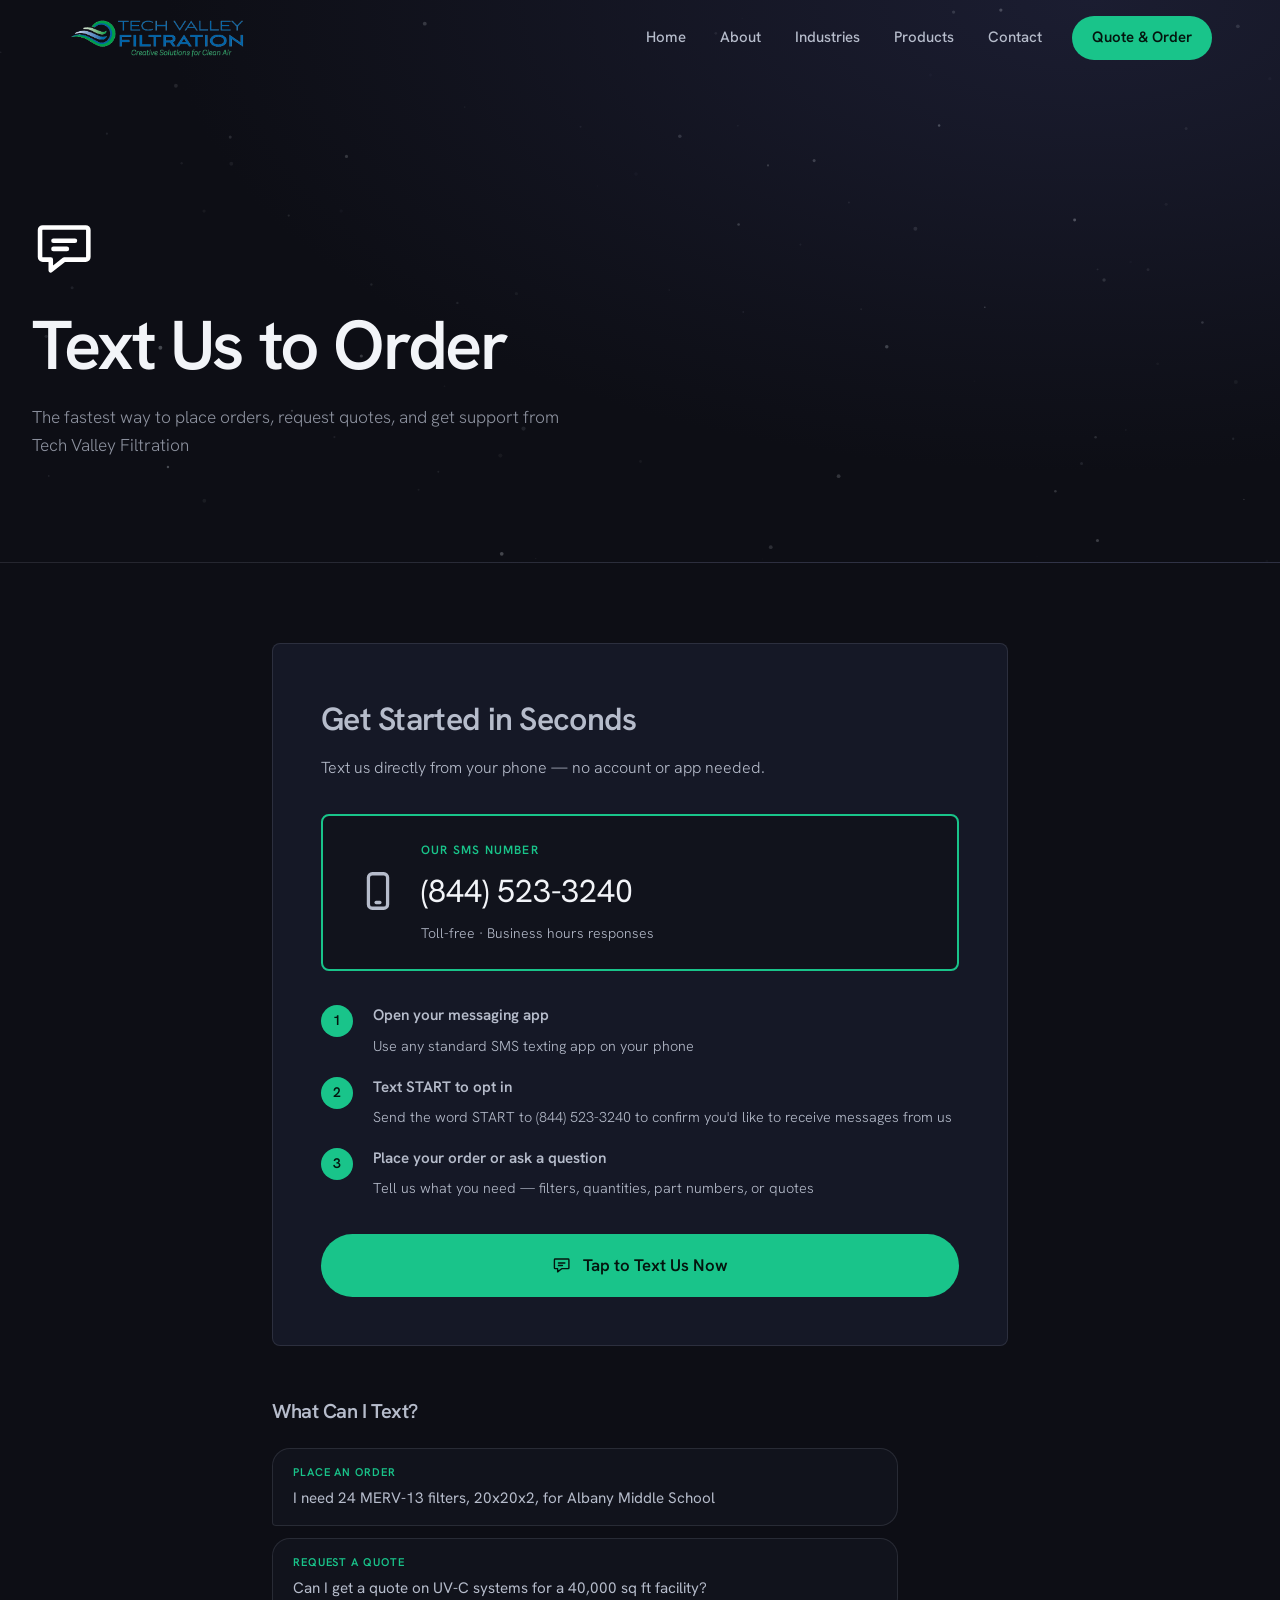
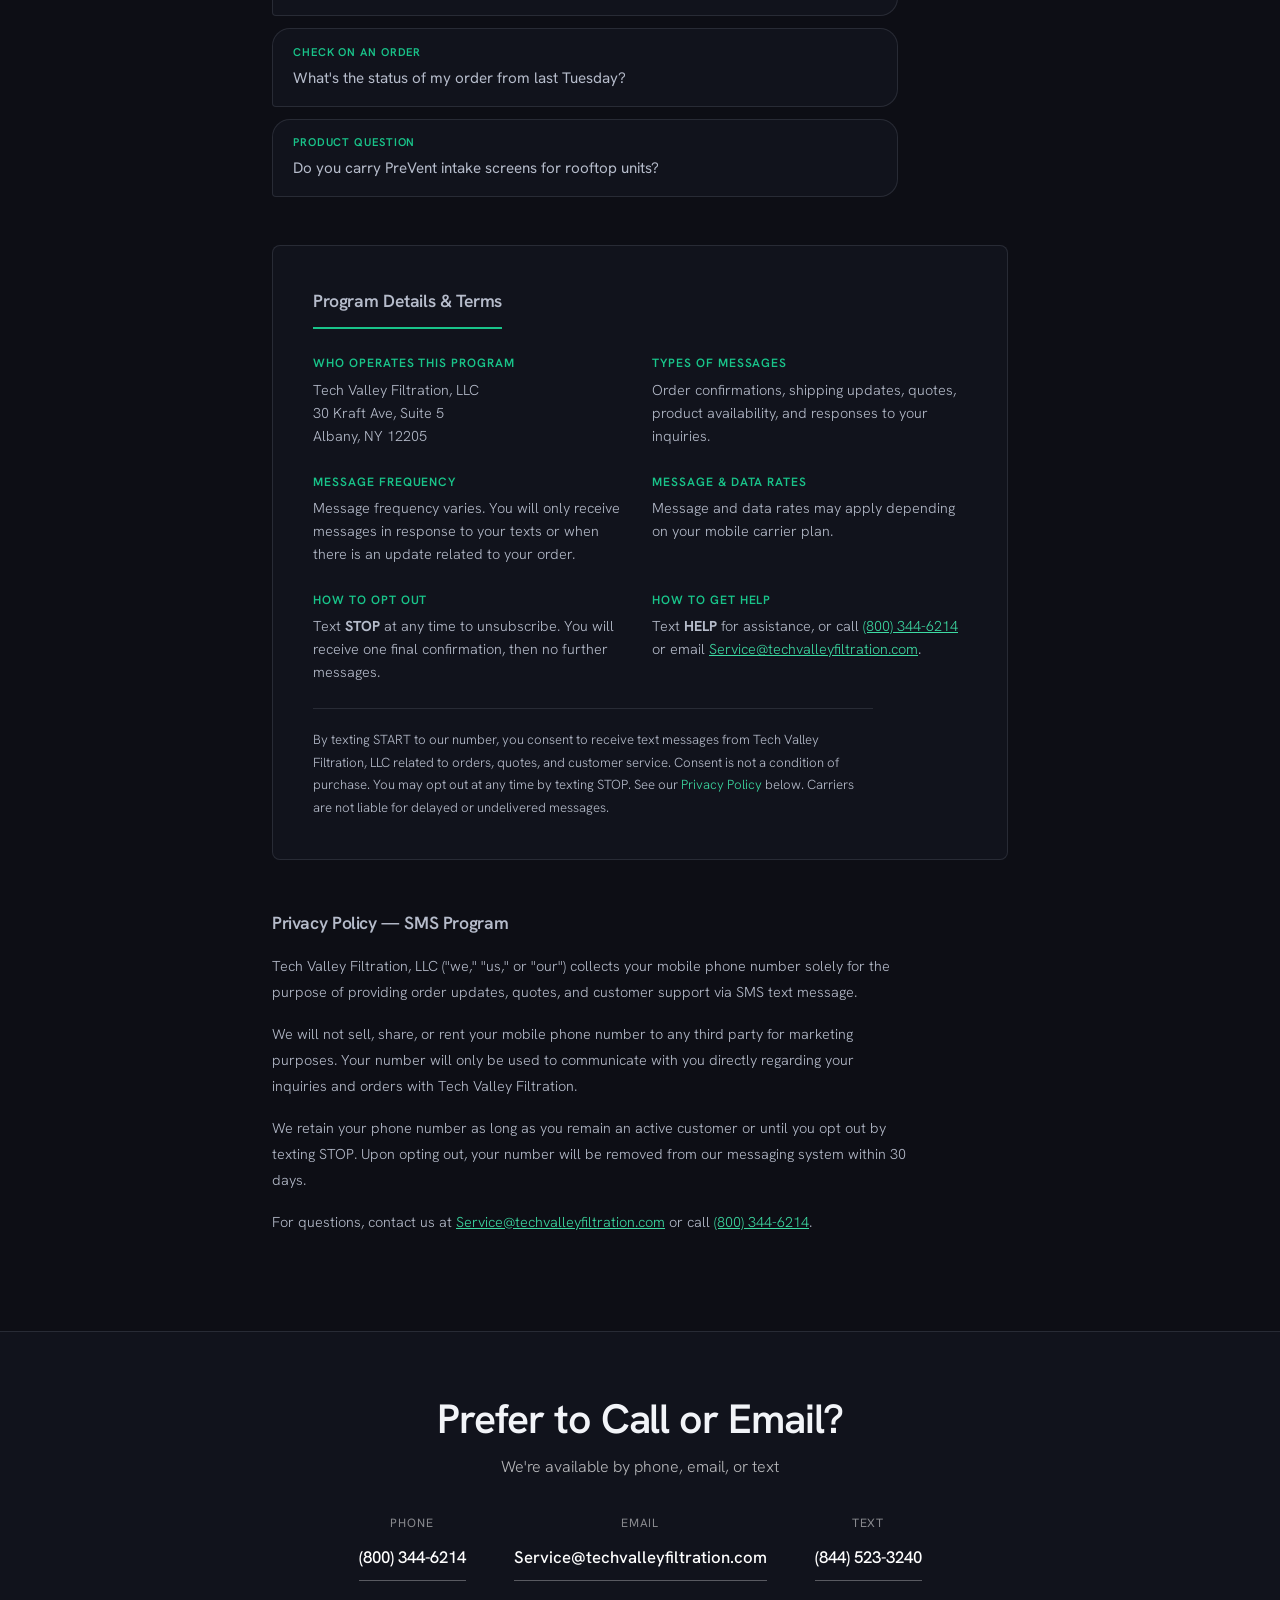
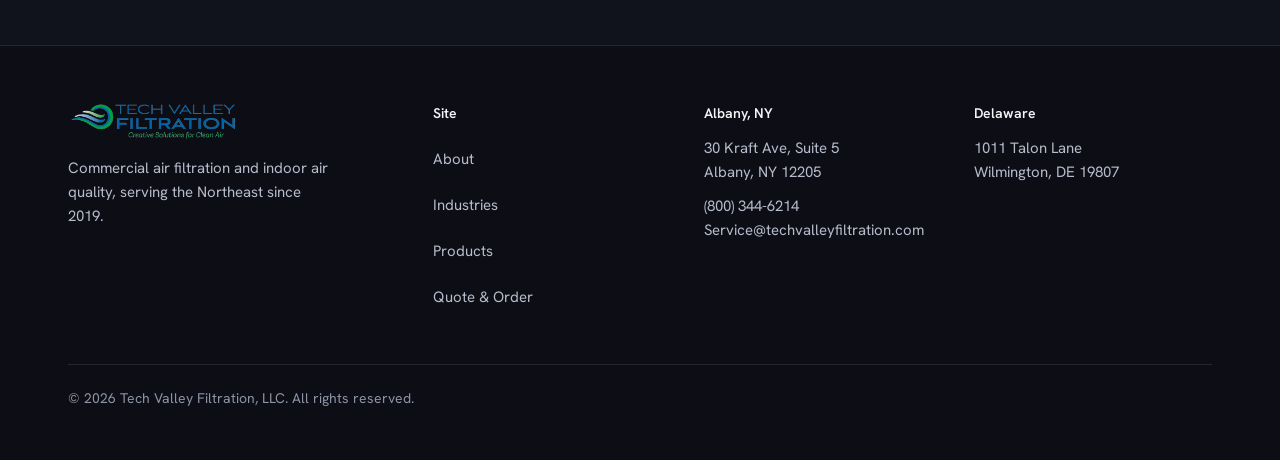
<file: sms-optin.html>
<!DOCTYPE html>
<html lang="en">
<head>
    <meta charset="UTF-8">
    <meta name="viewport" content="width=device-width, initial-scale=1.0">
    <title>SMS Text Updates | Tech Valley Filtration</title>
    <meta name="description" content="Opt in to receive order updates, quotes, and product information from Tech Valley Filtration via text message.">
    <link rel="preconnect" href="https://fonts.googleapis.com">
    <link href="https://fonts.googleapis.com/css2?family=Hanken+Grotesk:wght@400;500;600;700&display=swap" rel="stylesheet">
    <style>
        * { margin: 0; padding: 0; box-sizing: border-box; }
        :root {
            --primary: #0f172a; --accent: #059669; --blue: #1e40af;
            --gray: #64748b; --light-gray: #f1f5f9; --border: #e2e8f0; --white: #ffffff;
        }
        body { font-family:'Hanken Grotesk',system-ui,sans-serif; color: var(--t-ink); background: var(--t-surface); line-height: 1.7; }
        nav { background: var(--t-surface); box-shadow: 0 1px 0 var(--border); position: sticky; top: 0; z-index: 1000; }
        .nav-container { max-width: 1200px; margin: 0 auto; padding: 1rem 2rem; display: flex; justify-content: space-between; align-items: center; }
        .logo-img { height: 56px; width: auto; }
        .nav-links { display: flex; gap: 2.5rem; list-style: none; }
        .nav-links a { text-decoration: none; color: var(--t-ink); font-weight: 500; font-size: 0.95rem; transition: color 0.2s; }
        .nav-links a:hover { color: var(--t-green); }
        .mobile-menu-btn { display: none; background: none; border: none; font-size: 1.5rem; cursor: pointer; color: var(--t-ink); }
        .page-hero { background: linear-gradient(135deg, var(--t-bg) 0%, var(--t-green) 100%); color: white; padding: 5rem 2rem; text-align: center; }
        .hero-icon { font-size: 3.5rem; margin-bottom: 1rem; display: block; }
        .page-hero h1 { font-family:'Hanken Grotesk',system-ui,sans-serif; font-size: 3rem; font-weight: 400; margin-bottom: 1rem; }
        .page-hero p { font-size: 1.15rem; opacity: 0.75; font-weight: 300; max-width: 560px; margin: 0 auto; }
        .main-wrap { max-width: 800px; margin: 0 auto; padding: 5rem 2rem; }
        .optin-card { background: var(--t-surface); border: 1px solid var(--t-line); border-radius: 8px; padding: 3rem; margin-bottom: 3rem; box-shadow: 0 4px 24px rgba(0,0,0,0.06); }
        .optin-card h2 { font-family:'Hanken Grotesk',system-ui,sans-serif; font-size: 2rem; font-weight: 400; margin-bottom: 0.5rem; }
        .optin-card .subtitle { color: var(--t-ink2); font-weight: 300; margin-bottom: 2rem; }
        .phone-display { display: flex; align-items: center; gap: 1.25rem; background: var(--t-bg2); border: 2px solid var(--t-green); border-radius: 8px; padding: 1.5rem 2rem; margin-bottom: 2rem; }
        .phone-icon { font-size: 2.5rem; flex-shrink: 0; }
        .phone-label { font-size: 0.75rem; text-transform: uppercase; letter-spacing: 0.1em; color: var(--t-green); font-weight: 600; margin-bottom: 0.25rem; }
        .phone-number { font-family:'Hanken Grotesk',system-ui,sans-serif; font-size: 2rem; color: var(--t-ink); }
        .phone-sub { color: var(--t-ink2); font-size: 0.875rem; font-weight: 300; margin-top: 0.2rem; }
        .how-to-steps { display: flex; flex-direction: column; gap: 1rem; margin-bottom: 2rem; }
        .step { display: flex; align-items: flex-start; gap: 1.25rem; }
        .step-num { width: 32px; height: 32px; background: var(--t-green); color: var(--t-green-ink); border-radius: 50%; display: flex; align-items: center; justify-content: center; font-size: 0.875rem; font-weight: 600; flex-shrink: 0; margin-top: 2px; }
        .step-text strong { display: block; font-weight: 600; font-size: 0.95rem; margin-bottom: 0.15rem; }
        .step-text span { color: var(--t-ink2); font-size: 0.9rem; font-weight: 300; }
        .sms-cta-btn { display: block; width: 100%; background: var(--t-green); color: var(--t-green-ink); text-align: center; padding: 1.1rem 2rem; border-radius: 6px; text-decoration: none; font-weight: 600; font-size: 1.05rem; transition: background 0.2s, transform 0.1s; }
        .sms-cta-btn:hover { background: var(--t-green); transform: translateY(-1px); }
        .examples-section { margin-bottom: 3rem; }
        .examples-section h3 { font-size: 1.25rem; font-weight: 600; margin-bottom: 1.25rem; }
        .example-bubbles { display: flex; flex-direction: column; gap: 0.75rem; }
        .bubble { background: var(--t-bg2); border: 1px solid var(--t-line); border-radius: 18px 18px 18px 4px; padding: 0.85rem 1.25rem; font-size: 0.95rem; max-width: 85%; }
        .bubble::before { content: attr(data-label); display: block; font-size: 0.7rem; text-transform: uppercase; letter-spacing: 0.08em; color: var(--t-green); font-weight: 600; margin-bottom: 0.25rem; }
        .compliance-card { background: var(--t-bg2); border: 1px solid var(--t-line); border-radius: 8px; padding: 2.5rem; margin-bottom: 3rem; }
        .compliance-card h3 { font-size: 1.1rem; font-weight: 600; margin-bottom: 1.5rem; padding-bottom: 0.75rem; border-bottom: 2px solid var(--t-green); display: inline-block; }
        .compliance-grid { display: grid; grid-template-columns: 1fr 1fr; gap: 1.5rem; margin-bottom: 1.5rem; }
        .ci-label { font-size: 0.75rem; text-transform: uppercase; letter-spacing: 0.08em; color: var(--t-green); font-weight: 600; margin-bottom: 0.3rem; }
        .compliance-item p { font-size: 0.9rem; color: var(--t-ink2); font-weight: 300; line-height: 1.6; }
        .compliance-disclaimer { font-size: 0.825rem; color: var(--t-ink2); font-weight: 300; line-height: 1.7; border-top: 1px solid var(--t-line); padding-top: 1.25rem; }
        .compliance-disclaimer a { color: var(--t-green); text-decoration: none; }
        .privacy-section h3 { font-size: 1.1rem; font-weight: 600; margin-bottom: 1rem; }
        .privacy-section p { color: var(--t-ink2); font-size: 0.9rem; font-weight: 300; line-height: 1.8; margin-bottom: 1rem; }
        .privacy-section a { color: var(--t-green); }
        .cta-section { background: var(--t-bg); color: white; padding: 4rem 2rem; text-align: center; }
        .cta-section h2 { font-family:'Hanken Grotesk',system-ui,sans-serif; font-size: 2rem; font-weight: 400; margin-bottom: 0.75rem; }
        .cta-section p { font-size: 1rem; opacity: 0.7; font-weight: 300; margin-bottom: 2rem; }
        .cta-contact { display: flex; justify-content: center; gap: 3rem; flex-wrap: wrap; }
        .cta-contact-item { display: flex; flex-direction: column; gap: 0.25rem; }
        .cta-contact-item span { font-size: 0.75rem; text-transform: uppercase; letter-spacing: 0.08em; opacity: 0.5; }
        .cta-contact-item a { color: white; text-decoration: none; font-weight: 500; font-size: 1.05rem; border-bottom: 1px solid rgba(255,255,255,0.3); padding-bottom: 2px; }
        .cta-contact-item a:hover { color: #6ee7b7; }
        footer { background: var(--t-bg); color: white; padding: 4rem 2rem 2rem; }
        .footer-inner { max-width: 1200px; margin: 0 auto; }
        .footer-grid { display: grid; grid-template-columns: 2fr 1fr 1fr 1fr; gap: 3rem; margin-bottom: 3rem; padding-bottom: 3rem; border-bottom: 1px solid rgba(255,255,255,0.1); }
        .footer-brand p { color: rgba(255,255,255,0.5); font-size: 0.9rem; font-weight: 300; line-height: 1.8; margin-top: 1rem; }
        .footer-col h4 { font-size: 0.8rem; text-transform: uppercase; letter-spacing: 0.1em; color: var(--t-green); margin-bottom: 1.25rem; }
        .footer-col ul { list-style: none; }
        .footer-col li { margin-bottom: 0.6rem; }
        .footer-col a { color: rgba(255,255,255,0.55); text-decoration: none; font-size: 0.9rem; font-weight: 300; transition: color 0.2s; }
        .footer-col a:hover { color: white; }
        .footer-col p { color: rgba(255,255,255,0.55); font-size: 0.9rem; font-weight: 300; line-height: 1.8; }
        .footer-bottom { display: flex; justify-content: space-between; align-items: center; color: rgba(255,255,255,0.3); font-size: 0.85rem; }
        @media (max-width: 768px) {
            .mobile-menu-btn { display: block; }
            .nav-links { display: none; flex-direction: column; position: absolute; top: 100%; left: 0; right: 0; background: var(--t-surface); padding: 1rem 2rem; border-bottom: 1px solid var(--t-line); gap: 1rem; }
            .nav-links.open { display: flex; }
            .page-hero h1 { font-size: 2.25rem; }
            .optin-card { padding: 2rem 1.5rem; }
            .phone-number { font-size: 1.6rem; }
            .compliance-grid { grid-template-columns: 1fr; }
            .footer-grid { grid-template-columns: 1fr; gap: 2rem; }
            .footer-bottom { flex-direction: column; gap: 0.5rem; text-align: center; }
        }
    </style>
<meta name="robots" content="noindex, follow">
<link rel="canonical" href="https://techvalleyfiltration.com/sms-optin.html">
<link rel="icon" type="image/png" href="ImageAssets/logo-transparent.png">

<link rel="stylesheet" href="tvf-theme.css">
</head>
<body>

<a class="tvf-skip" href="#main">Skip to content</a>
<header class="tvf-nav" id="tvfNav"><div class="tvf-wrap">
    <a class="tvf-logo" href="index.html" aria-label="Tech Valley Filtration home"><img src="assets/logo.png" alt="Tech Valley Filtration" width="640" height="133" loading="lazy" decoding="async"></a>
    <button class="tvf-menu" id="menuBtn" aria-expanded="false" aria-controls="navLinks">Menu</button>
    <ul id="navLinks">
      <li><a href="index.html">Home</a></li>
      <li><a href="about.html">About</a></li>
      <li><a href="industries.html">Industries</a></li>
      <li><a href="products.html">Products</a></li>
      <li><a href="index.html#quote">Contact</a></li>
      <li><a class="tvf-cta" href="quote.html">Quote &amp; Order</a></li>
    </ul></div></header>
<main id="main">

<section class="page-hero">
    <span class="hero-icon"><svg class="tvf-ic" viewBox="0 0 24 24" fill="none" stroke="currentColor" stroke-width="1.7" stroke-linecap="round" stroke-linejoin="round" aria-hidden="true"><path d="M4 5h16a1 1 0 0 1 1 1v10a1 1 0 0 1-1 1h-8l-5 4v-4H4a1 1 0 0 1-1-1V6a1 1 0 0 1 1-1z"/><path d="M8 10h8M8 13h5"/></svg></span>
    <h1>Text Us to Order</h1>
    <p>The fastest way to place orders, request quotes, and get support from Tech Valley Filtration</p>
</section>

<div class="main-wrap">

    <div class="optin-card">
        <h2>Get Started in Seconds</h2>
        <p class="subtitle">Text us directly from your phone — no account or app needed.</p>
        <div class="phone-display">
            <div class="phone-icon"><svg class="tvf-ic" viewBox="0 0 24 24" fill="none" stroke="currentColor" stroke-width="1.7" stroke-linecap="round" stroke-linejoin="round" aria-hidden="true"><rect x="7" y="3" width="10" height="18" rx="2"/><path d="M11 18h2"/></svg></div>
            <div>
                <div class="phone-label">Our SMS Number</div>
                <div class="phone-number">(844) 523-3240</div>
                <div class="phone-sub">Toll-free · Business hours responses</div>
            </div>
        </div>
        <div class="how-to-steps">
            <div class="step">
                <div class="step-num">1</div>
                <div class="step-text">
                    <strong>Open your messaging app</strong>
                    <span>Use any standard SMS texting app on your phone</span>
                </div>
            </div>
            <div class="step">
                <div class="step-num">2</div>
                <div class="step-text">
                    <strong>Text START to opt in</strong>
                    <span>Send the word START to (844) 523-3240 to confirm you'd like to receive messages from us</span>
                </div>
            </div>
            <div class="step">
                <div class="step-num">3</div>
                <div class="step-text">
                    <strong>Place your order or ask a question</strong>
                    <span>Tell us what you need — filters, quantities, part numbers, or quotes</span>
                </div>
            </div>
        </div>
        <a href="sms:+18445233240?body=START" class="sms-cta-btn"><svg class="tvf-ic" viewBox="0 0 24 24" fill="none" stroke="currentColor" stroke-width="1.7" stroke-linecap="round" stroke-linejoin="round" aria-hidden="true"><path d="M4 5h16a1 1 0 0 1 1 1v10a1 1 0 0 1-1 1h-8l-5 4v-4H4a1 1 0 0 1-1-1V6a1 1 0 0 1 1-1z"/><path d="M8 10h8M8 13h5"/></svg> &nbsp; Tap to Text Us Now</a>
    </div>

    <div class="examples-section">
        <h3>What Can I Text?</h3>
        <div class="example-bubbles">
            <div class="bubble" data-label="Place an Order">I need 24 MERV-13 filters, 20x20x2, for Albany Middle School</div>
            <div class="bubble" data-label="Request a Quote">Can I get a quote on UV-C systems for a 40,000 sq ft facility?</div>
            <div class="bubble" data-label="Check on an Order">What's the status of my order from last Tuesday?</div>
            <div class="bubble" data-label="Product Question">Do you carry PreVent intake screens for rooftop units?</div>
        </div>
    </div>

    <div class="compliance-card">
        <h3>Program Details &amp; Terms</h3>
        <div class="compliance-grid">
            <div class="compliance-item">
                <div class="ci-label">Who Operates This Program</div>
                <p>Tech Valley Filtration, LLC<br>30 Kraft Ave, Suite 5<br>Albany, NY 12205</p>
            </div>
            <div class="compliance-item">
                <div class="ci-label">Types of Messages</div>
                <p>Order confirmations, shipping updates, quotes, product availability, and responses to your inquiries.</p>
            </div>
            <div class="compliance-item">
                <div class="ci-label">Message Frequency</div>
                <p>Message frequency varies. You will only receive messages in response to your texts or when there is an update related to your order.</p>
            </div>
            <div class="compliance-item">
                <div class="ci-label">Message &amp; Data Rates</div>
                <p>Message and data rates may apply depending on your mobile carrier plan.</p>
            </div>
            <div class="compliance-item">
                <div class="ci-label">How to Opt Out</div>
                <p>Text <strong>STOP</strong> at any time to unsubscribe. You will receive one final confirmation, then no further messages.</p>
            </div>
            <div class="compliance-item">
                <div class="ci-label">How to Get Help</div>
                <p>Text <strong>HELP</strong> for assistance, or call <a href="tel:800-344-6214">(800) 344-6214</a> or email <a href="mailto:Service@techvalleyfiltration.com">Service@techvalleyfiltration.com</a>.</p>
            </div>
        </div>
        <p class="compliance-disclaimer">
            By texting START to our number, you consent to receive text messages from Tech Valley Filtration, LLC related to orders, quotes, and customer service. Consent is not a condition of purchase. You may opt out at any time by texting STOP. See our <a href="#privacy">Privacy Policy</a> below. Carriers are not liable for delayed or undelivered messages.
        </p>
    </div>

    <div class="privacy-section" id="privacy">
        <h3>Privacy Policy — SMS Program</h3>
        <p>Tech Valley Filtration, LLC ("we," "us," or "our") collects your mobile phone number solely for the purpose of providing order updates, quotes, and customer support via SMS text message.</p>
        <p>We will not sell, share, or rent your mobile phone number to any third party for marketing purposes. Your number will only be used to communicate with you directly regarding your inquiries and orders with Tech Valley Filtration.</p>
        <p>We retain your phone number as long as you remain an active customer or until you opt out by texting STOP. Upon opting out, your number will be removed from our messaging system within 30 days.</p>
        <p>For questions, contact us at <a href="mailto:Service@techvalleyfiltration.com">Service@techvalleyfiltration.com</a> or call <a href="tel:800-344-6214">(800) 344-6214</a>.</p>
    </div>

</div>

<section class="cta-section">
    <h2>Prefer to Call or Email?</h2>
    <p>We're available by phone, email, or text</p>
    <div class="cta-contact">
        <div class="cta-contact-item"><span>Phone</span><a href="tel:800-344-6214">(800) 344-6214</a></div>
        <div class="cta-contact-item"><span>Email</span><a href="mailto:Service@techvalleyfiltration.com">Service@techvalleyfiltration.com</a></div>
        <div class="cta-contact-item"><span>Text</span><a href="sms:+18445233240">(844) 523-3240</a></div>
    </div>
</section>

</main>
<footer class="tvf-foot"><div class="tvf-wrap">
    <div class="tvf-cols">
      <div><img src="assets/logo.png" alt="Tech Valley Filtration" width="640" height="133" loading="lazy" decoding="async"><p>Commercial air filtration and indoor air quality, serving the Northeast since 2019.</p></div>
      <div><h3>Site</h3><ul><li><a href="about.html">About</a></li><li><a href="industries.html">Industries</a></li><li><a href="products.html">Products</a></li><li><a href="quote.html">Quote &amp; Order</a></li></ul></div>
      <div><h3>Albany, NY</h3><p>30 Kraft Ave, Suite 5<br>Albany, NY 12205</p><p><a href="tel:+18003446214">(800) 344-6214</a><br><a href="mailto:Service@techvalleyfiltration.com">Service@techvalleyfiltration.com</a></p></div>
      <div><h3>Delaware</h3><p>1011 Talon Lane<br>Wilmington, DE 19807</p></div>
    </div>
    <p class="tvf-base">© 2026 Tech Valley Filtration, LLC. All rights reserved.</p>
  </div></footer>

<script>
    
</script>

<script src="tvf.js"></script>
</body>
</html>
</file>
<file: tvf-theme.css>
/* Tech Valley Filtration — shared dark theme (loaded after each page's own styles) */
:root{
  --t-bg:#0d0e15; --t-bg2:#11131c; --t-surface:#151826; --t-linesolid:#262a38;
  --t-line:rgba(226,232,255,.11); --t-line2:rgba(226,232,255,.2);
  --t-ink:#f2f4f8; --t-ink2:#b6bccb; --t-ink3:#8d94a6;
  --t-green:#19c48a; --t-green-hi:#3ddba3; --t-green-ink:#04150e;
  --t-green-tint:rgba(25,196,138,.12); --t-green-line:rgba(25,196,138,.4);
  --t-ease:cubic-bezier(.16,1,.3,1);
}
html{scroll-behavior:smooth}
body{background:var(--t-bg)!important;color:var(--t-ink2);font-family:'Hanken Grotesk',system-ui,sans-serif;-webkit-font-smoothing:antialiased;padding-top:0}
::selection{background:var(--t-green);color:var(--t-green-ink)}
:focus-visible{outline:2px solid var(--t-green-hi);outline-offset:3px}
h1,h2,h3,h4{font-family:'Hanken Grotesk',system-ui,sans-serif;font-weight:600;letter-spacing:-.022em;text-wrap:balance}
h1 em,h2 em,h3 em{font-style:normal}
input,select,textarea,button{font-family:inherit}
input,select,textarea{caret-color:var(--t-green);color-scheme:dark}
input::placeholder,textarea::placeholder{color:#8a91a3!important}
img{max-width:100%}

/* nav */
.tvf-wrap{max-width:1240px;margin:0 auto;padding:0 clamp(20px,4vw,48px)}
.tvf-nav{position:fixed;inset:0 0 auto 0;z-index:1000;border-bottom:1px solid transparent;transition:background .3s,border-color .3s}
.tvf-nav.stuck{background:rgba(13,14,21,.86);backdrop-filter:blur(14px);-webkit-backdrop-filter:blur(14px);border-color:var(--t-line)}
.tvf-nav .tvf-wrap{display:flex;align-items:center;justify-content:space-between;height:76px}
.tvf-logo img{height:40px;width:auto;display:block}
.tvf-nav ul{display:flex;gap:6px;list-style:none;padding:0;margin:0;align-items:center}
.tvf-nav li a{display:block;padding:10px 14px;font-size:15px;font-weight:500;color:var(--t-ink2);border-radius:999px;text-decoration:none;transition:color .2s,background .2s}
.tvf-nav li a:hover{color:var(--t-ink);background:rgba(255,255,255,.06)}
.tvf-nav li a[aria-current]{color:var(--t-ink)}
.tvf-nav li a.tvf-cta{display:inline-flex;align-items:center;min-height:44px;padding:0 20px;margin-left:10px;background:var(--t-green);color:var(--t-green-ink);font-weight:600}
.tvf-nav li a.tvf-cta:hover{background:var(--t-green-hi);color:var(--t-green-ink)}
.tvf-menu{display:none}
/* footer */
.tvf-foot{border-top:1px solid var(--t-line);padding:56px 0 40px;color:var(--t-ink2);font-size:15px;background:var(--t-bg);line-height:1.6}
.tvf-cols{display:grid;grid-template-columns:1.4fr 1fr 1fr 1fr;gap:32px}
.tvf-foot img{height:38px;width:auto;margin-bottom:16px;display:block}
.tvf-foot h3{font-size:14px;font-weight:600;color:var(--t-ink);letter-spacing:0;margin:0 0 12px}
.tvf-foot ul{list-style:none;padding:0;margin:0;display:grid;gap:4px}
.tvf-foot li a{display:inline-block;padding:5px 0}
.tvf-foot a{color:inherit;text-decoration:none}
.tvf-foot a:hover{color:var(--t-ink)}
.tvf-foot p{margin:0 0 10px;max-width:34ch}
.tvf-base{margin-top:44px!important;padding-top:22px;border-top:1px solid var(--t-line);color:var(--t-ink3);font-size:14px;max-width:none!important}

/* page hero on inner pages */
.page-hero{position:relative;overflow:hidden;isolation:isolate;background:radial-gradient(120% 140% at 85% 0%,#1b1d31 0%,var(--t-bg) 60%)!important;padding-top:clamp(150px,17vw,200px)!important;padding-bottom:clamp(64px,8vw,104px)!important;border-bottom:1px solid var(--t-line);text-align:left!important}
.page-hero::before,.page-hero::after{display:none!important}
.page-hero-inner{max-width:1240px!important;margin:0 auto!important;padding:0 clamp(20px,4vw,48px)!important;text-align:left!important;position:relative}
.page-hero h1{font-size:clamp(40px,5.4vw,76px)!important;letter-spacing:-.035em!important;line-height:1!important;color:var(--t-ink)!important;margin:0!important;max-width:16ch}
.page-hero h1 em{color:inherit!important}
.page-hero p{font-size:clamp(17px,1.35vw,19px)!important;color:var(--t-ink2)!important;max-width:56ch!important;margin:24px 0 0!important;line-height:1.6!important}
.page-hero-eyebrow{display:none!important}
canvas.tvf-motes{position:absolute;inset:0;width:100%;height:100%;z-index:-1;pointer-events:none}

/* shared polish for inner-page components */
.section-alt{border-block:1px solid var(--t-line)}
[class*="card"]{box-shadow:none}
a[class*="btn"],button[class*="btn"]{border-radius:999px}

@media (max-width:980px){
  .tvf-nav ul{display:none;position:fixed;inset:76px 0 0 0;background:var(--t-bg);flex-direction:column;align-items:stretch;padding:24px clamp(20px,4vw,48px);gap:0}
  .tvf-nav ul.open{display:flex}
  .tvf-nav li a{font-size:22px;padding:16px 0;border-radius:0;border-bottom:1px solid var(--t-line);color:var(--t-ink)}
  .tvf-nav li a.tvf-cta{margin:24px 0 0;justify-content:center;min-height:56px;border-radius:999px;font-size:17px;border:0}
  .tvf-menu{display:inline-flex;align-items:center;min-height:44px;padding:0 16px;border-radius:999px;border:1px solid var(--t-line2);background:none;color:var(--t-ink);font:inherit;font-size:15px;font-weight:500;cursor:pointer}
  .tvf-cols{grid-template-columns:1fr 1fr}
}
@media (max-width:640px){.tvf-cols{grid-template-columns:1fr}}
@media (prefers-reduced-motion:reduce){html{scroll-behavior:auto}*,*::before,*::after{animation-duration:.01ms!important;transition-duration:.01ms!important}}

/* ---- inner-page refinements ---- */
h1,h2,h3{font-weight:600!important}
h1 em,h2 em,h3 em{font-style:normal!important}
.section-header{border-bottom-color:var(--t-line)!important}
.section-header h2,.about-text h2,.cta-section h2,.bibo-section h2{font-size:clamp(28px,3.2vw,42px)!important;letter-spacing:-.025em!important;line-height:1.1!important;color:var(--t-ink)!important}
.about-text h2::after{background:var(--t-green)!important}
.stats-bar{background:var(--t-bg2)!important;border-bottom:1px solid var(--t-line)}
.stats-bar .stat-num{color:var(--t-ink)!important;font-family:'Hanken Grotesk',system-ui,sans-serif!important;font-weight:600}
.stats-bar .stat-lbl{color:var(--t-ink3)!important}
.stats-bar .stat-item{border-color:var(--t-line)!important}
.team-card{max-width:340px}
.team-info{text-align:center}
.product-card{border-radius:18px!important;overflow:hidden;background:#0f1019!important;border:1px solid var(--t-line)!important}
.product-img-wrap{aspect-ratio:4/3;height:auto!important;padding:0!important;background:#0e0d13!important;border-bottom:1px solid var(--t-line)}
.product-img-wrap img{width:100%!important;height:100%!important;max-height:none!important;object-fit:cover!important;padding:0!important;background:none!important;display:block}
.cta-section{background:var(--t-bg2)!important;border-top:1px solid var(--t-line)}
.team-photo{background:linear-gradient(135deg,#151826 0%,#1c2233 100%)!important;color:var(--t-ink)!important;font-family:'Hanken Grotesk',system-ui,sans-serif!important;font-weight:600!important;letter-spacing:-.02em}
.team-photo::after{display:none!important}
p a:not([class]),td a:not([class]){color:var(--t-green-hi)}
.tvf-foot p a{color:inherit}

/* ---- UX review fixes: touch targets, labels, reading sizes ---- */
.tvf-skip{position:absolute;left:12px;top:-60px;background:var(--t-green);color:var(--t-green-ink);padding:10px 16px;border-radius:8px;font-weight:600;z-index:2000;text-decoration:none}
.tvf-skip:focus{top:12px}
.tvf-logo{display:flex;align-items:center;min-height:44px}
.tvf-foot ul{gap:0}
.tvf-foot li a{padding:11px 0}
input:not([type=checkbox]):not([type=radio]):not([type=hidden]):not([type=range]),select,textarea{min-height:44px;font-size:16px!important}
button[aria-label^="Remove"],button[title="Remove"],button[title="Remove this line"]{min-width:44px!important;min-height:44px!important}
button[title="Edit"]{min-height:44px!important;padding-inline:14px!important}
.cta-contact-item a{display:inline-flex;align-items:center;min-height:44px}
.bibo-video-toggle{min-width:44px;min-height:44px}
.bibo-card-link{display:inline-block;padding-block:11px}
.team-credential,.cta-contact-item span,.product-category-tag,.spec-badge,.bibo-eyebrow,.bibo-apps-label,.bibo-video-tag,.bibo-steps h3,.hero-badge,[style*="font-size:0.7rem"],[style*="font-size:0.65rem"],[style*="font-size:0.72rem"]{font-size:12px!important}
main p{max-width:80ch}
.cta-section p,[style*="text-align:center"] p{margin-inline:auto}
.tvf-ic{width:1.15em;height:1.15em;vertical-align:-.2em;display:inline-block;flex:none}
[role="button"][tabindex]{cursor:pointer}
.contact-line-text a{display:inline-block;padding-block:12px}
.tvf-foot li a{min-width:44px}

/* ---- About page gallery: sideways-scrolling photos and video ---- */
.tvf-gallery{padding:clamp(56px,7vw,96px) 0;border-top:1px solid var(--t-line)}
.tvf-gallery-head{max-width:1240px;margin:0 auto clamp(24px,3vw,36px);padding:0 clamp(20px,4vw,48px);display:flex;justify-content:space-between;align-items:flex-end;gap:24px}
.tvf-gallery-head h2{font-size:clamp(28px,3.2vw,42px)!important;letter-spacing:-.025em;line-height:1.1;color:var(--t-ink);margin:0}
.tvf-gallery-nav{display:flex;gap:8px;flex:none}
.tvf-gallery-nav button{width:48px;height:48px;border-radius:50%;border:1px solid var(--t-line2);background:none;color:var(--t-ink);display:grid;place-items:center;cursor:pointer;transition:background .2s,border-color .2s,color .2s,opacity .2s,transform .2s}
.tvf-gallery-nav button svg{width:20px;height:20px}
.tvf-gallery-nav button:hover:not(:disabled){background:var(--t-green);border-color:var(--t-green);color:var(--t-green-ink)}
.tvf-gallery-nav button:active:not(:disabled){transform:scale(.94)}
.tvf-gallery-nav button:disabled{opacity:.35;cursor:default}
.tvf-gallery-track{list-style:none;margin:0;display:flex;gap:14px;overflow-x:auto;overscroll-behavior-x:contain;scroll-snap-type:x mandatory;-webkit-overflow-scrolling:touch;
  padding:4px max(clamp(20px,4vw,48px),calc((100vw - 1240px)/2 + clamp(20px,4vw,48px)));scroll-padding-inline:max(clamp(20px,4vw,48px),calc((100vw - 1240px)/2 + clamp(20px,4vw,48px)));
  scrollbar-width:thin;scrollbar-color:var(--t-linesolid) transparent;cursor:grab}
.tvf-gallery-track.drag{cursor:grabbing;scroll-snap-type:none;scroll-behavior:auto}
.tvf-gallery-track::-webkit-scrollbar{height:6px}.tvf-gallery-track::-webkit-scrollbar-thumb{background:var(--t-linesolid);border-radius:3px}
.tvf-gallery-track li{flex:none;height:clamp(300px,44vw,500px);aspect-ratio:var(--ar);scroll-snap-align:start;border-radius:18px;overflow:hidden;background:#0f1019;border:1px solid var(--t-line)}
.tvf-gallery-track img,.tvf-gallery-track video{width:100%;height:100%!important;object-fit:cover;display:block;-webkit-user-drag:none;user-select:none}
@media (max-width:640px){.tvf-gallery-track li{height:auto;width:78vw;max-height:70vh}.tvf-gallery-track li[style*="1400/933"]{width:86vw}}

.tvf-gallery-track.auto{scroll-snap-type:none;scrollbar-width:none;padding-inline:0;scroll-padding-inline:0}
.tvf-gallery-track.auto::-webkit-scrollbar{display:none}
.tvf-gallery-track.auto video{pointer-events:none}
.tvf-gallery-track.auto video::-webkit-media-controls{display:none!important}

/* ---- launch fixes ---- */
html{scroll-padding-top:96px}
body{overflow-x:clip!important}
.form-switcher-wrap{top:77px!important}
@media (max-width:980px){
  .tvf-nav ul{position:absolute;inset:auto;top:76px;left:0;right:0;height:calc(100vh - 76px);height:calc(100dvh - 76px);overflow-y:auto;overscroll-behavior:contain}
}
</file>
